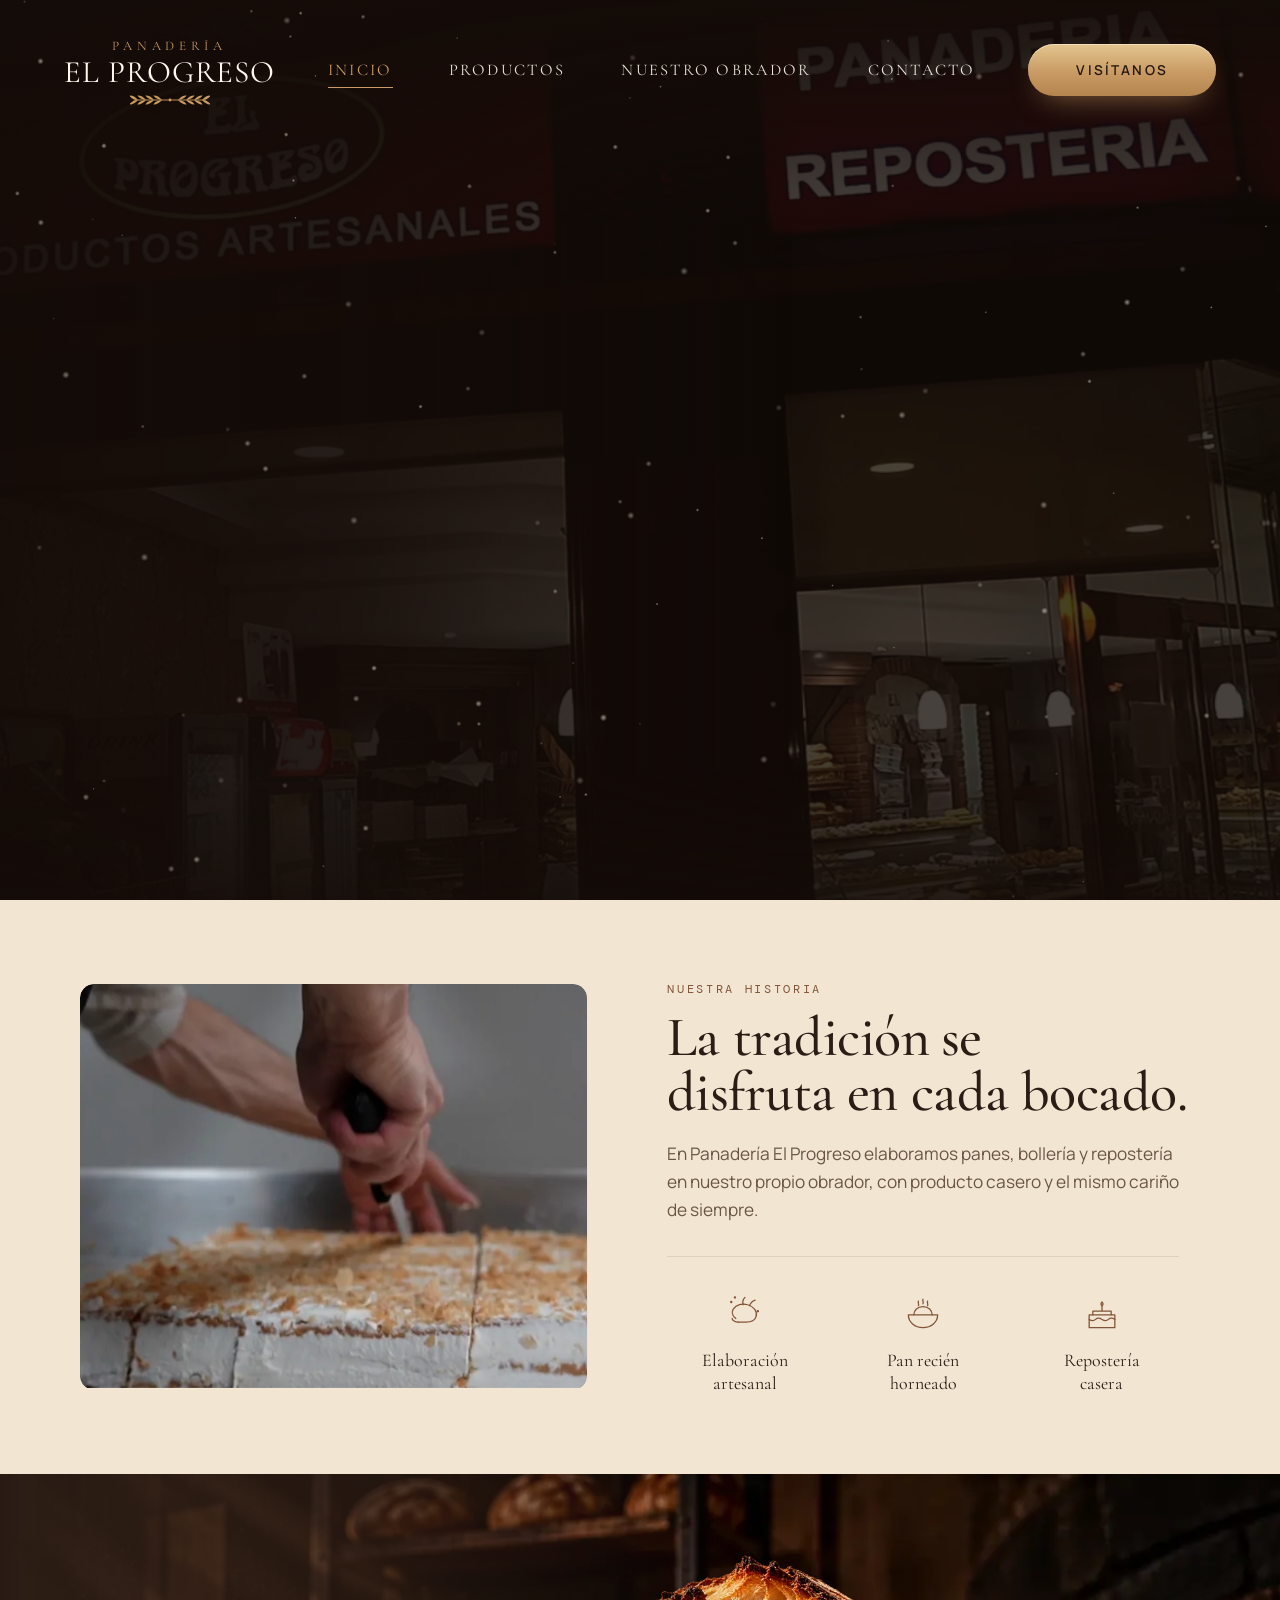
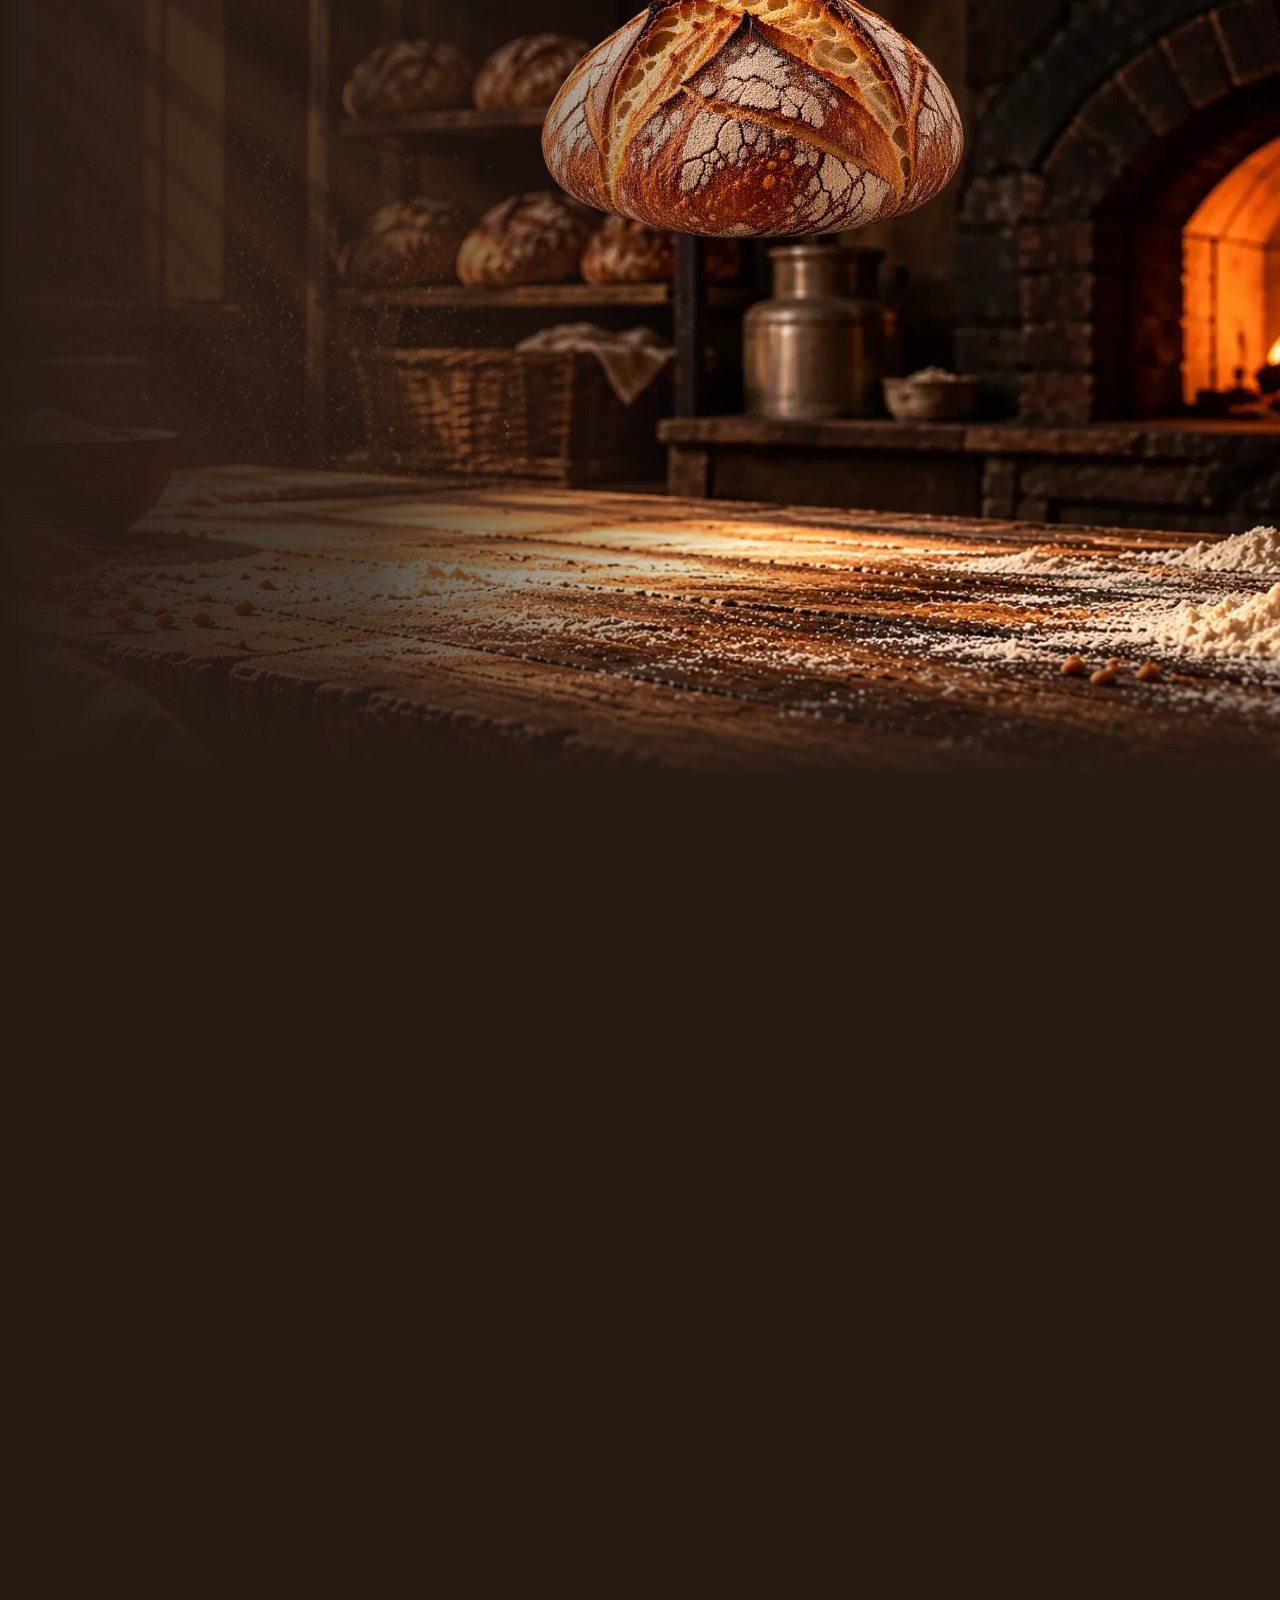
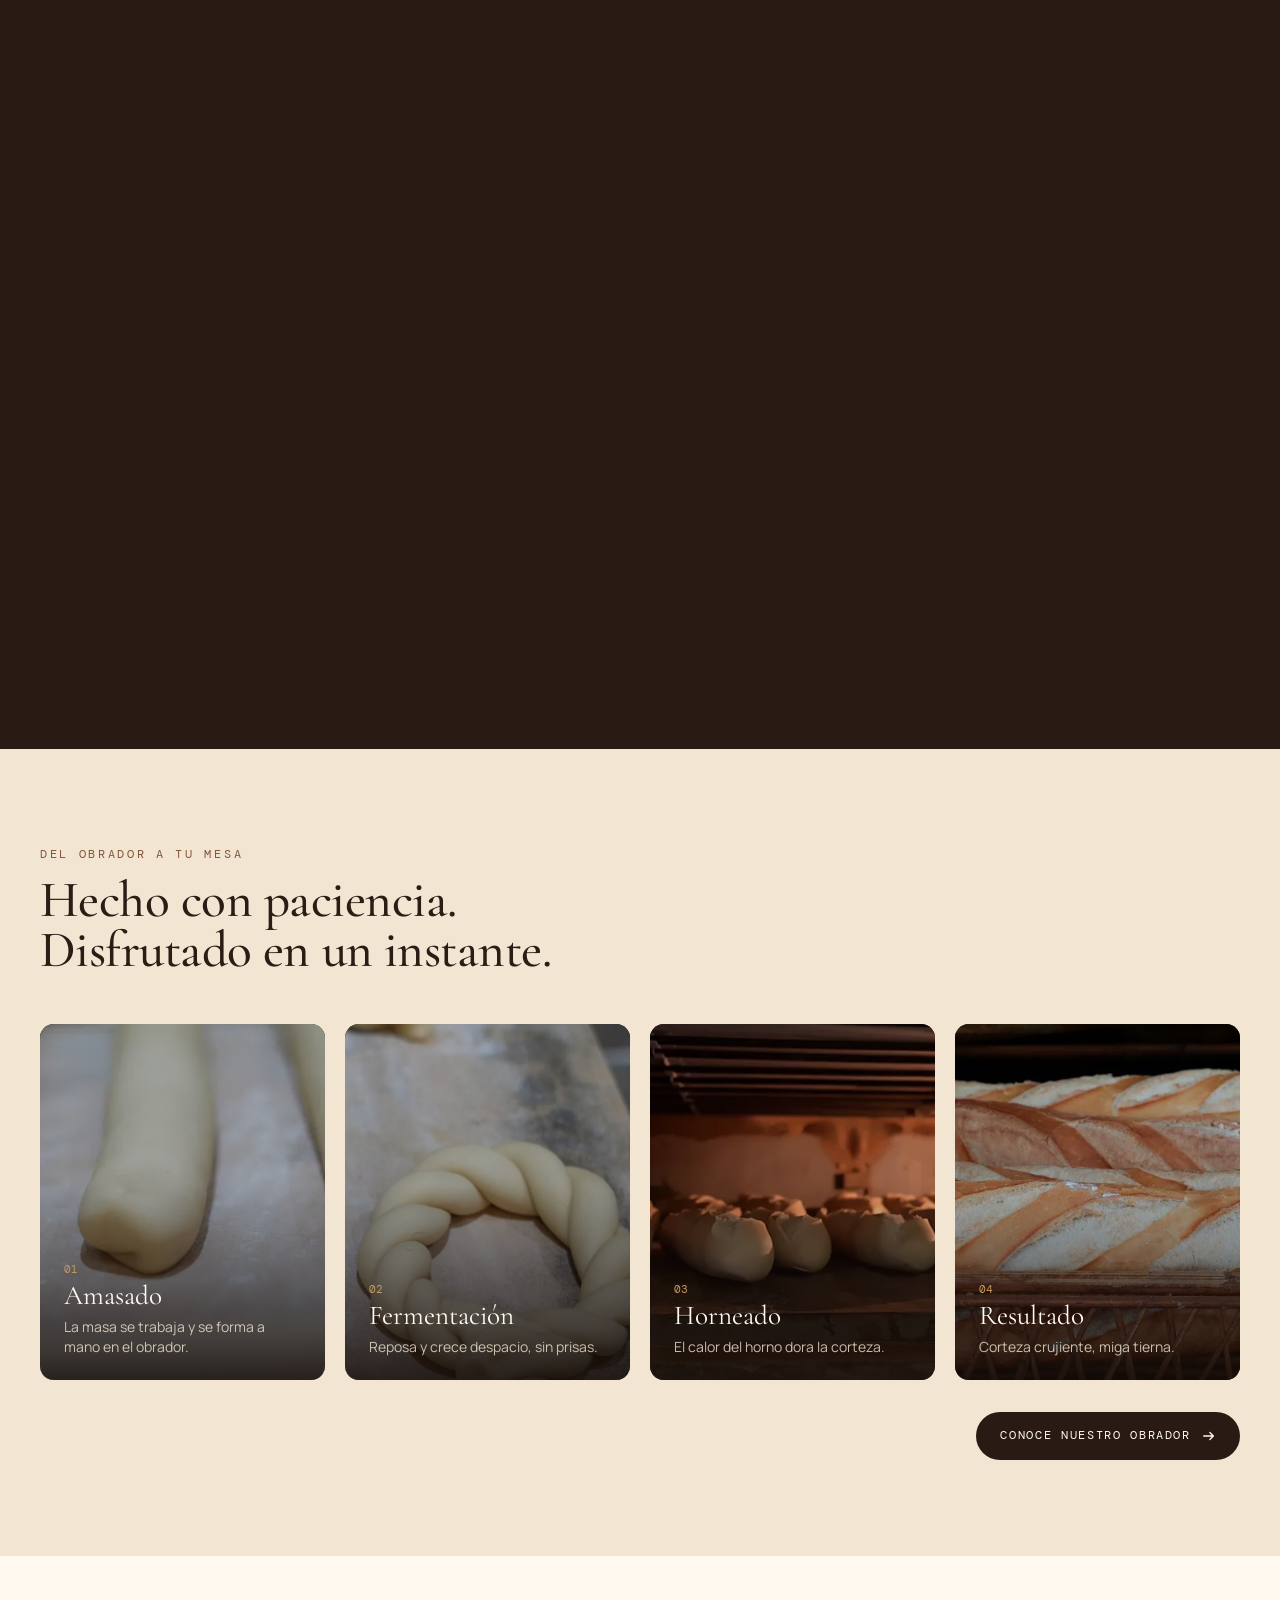
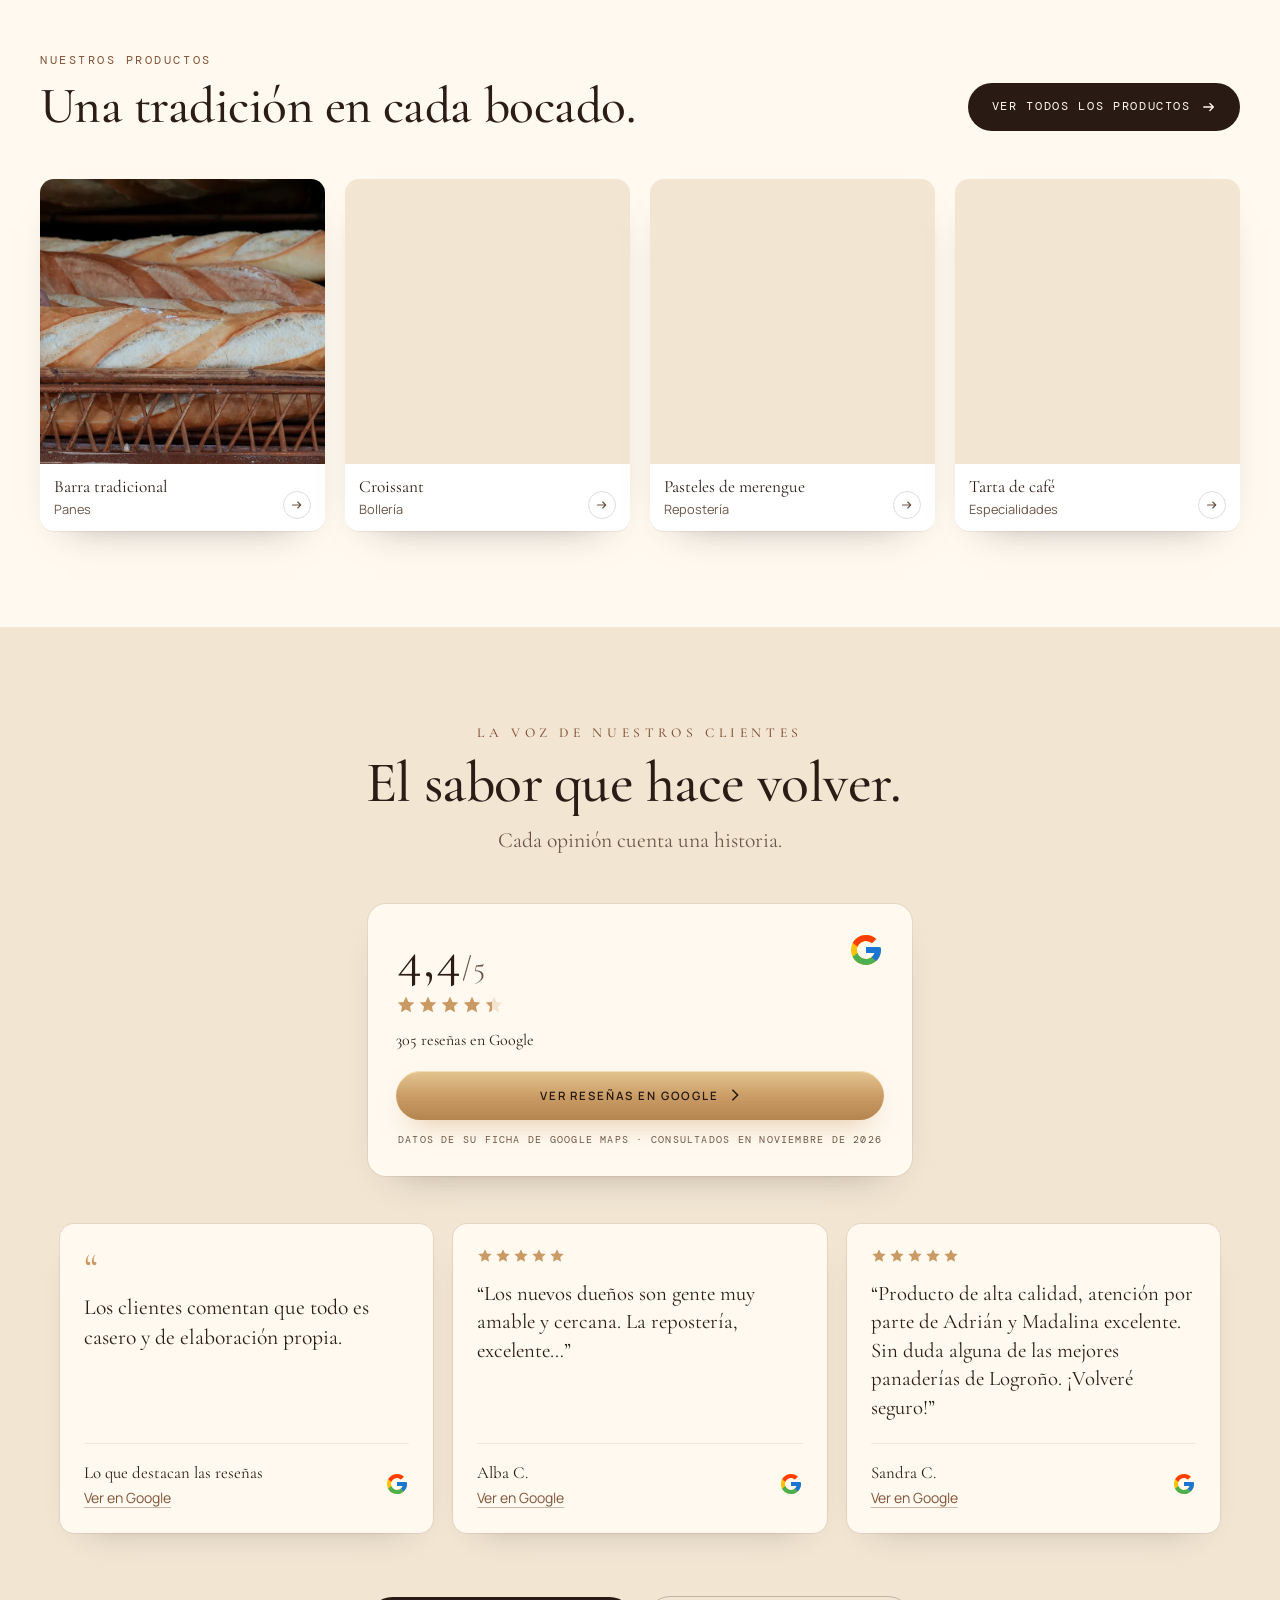
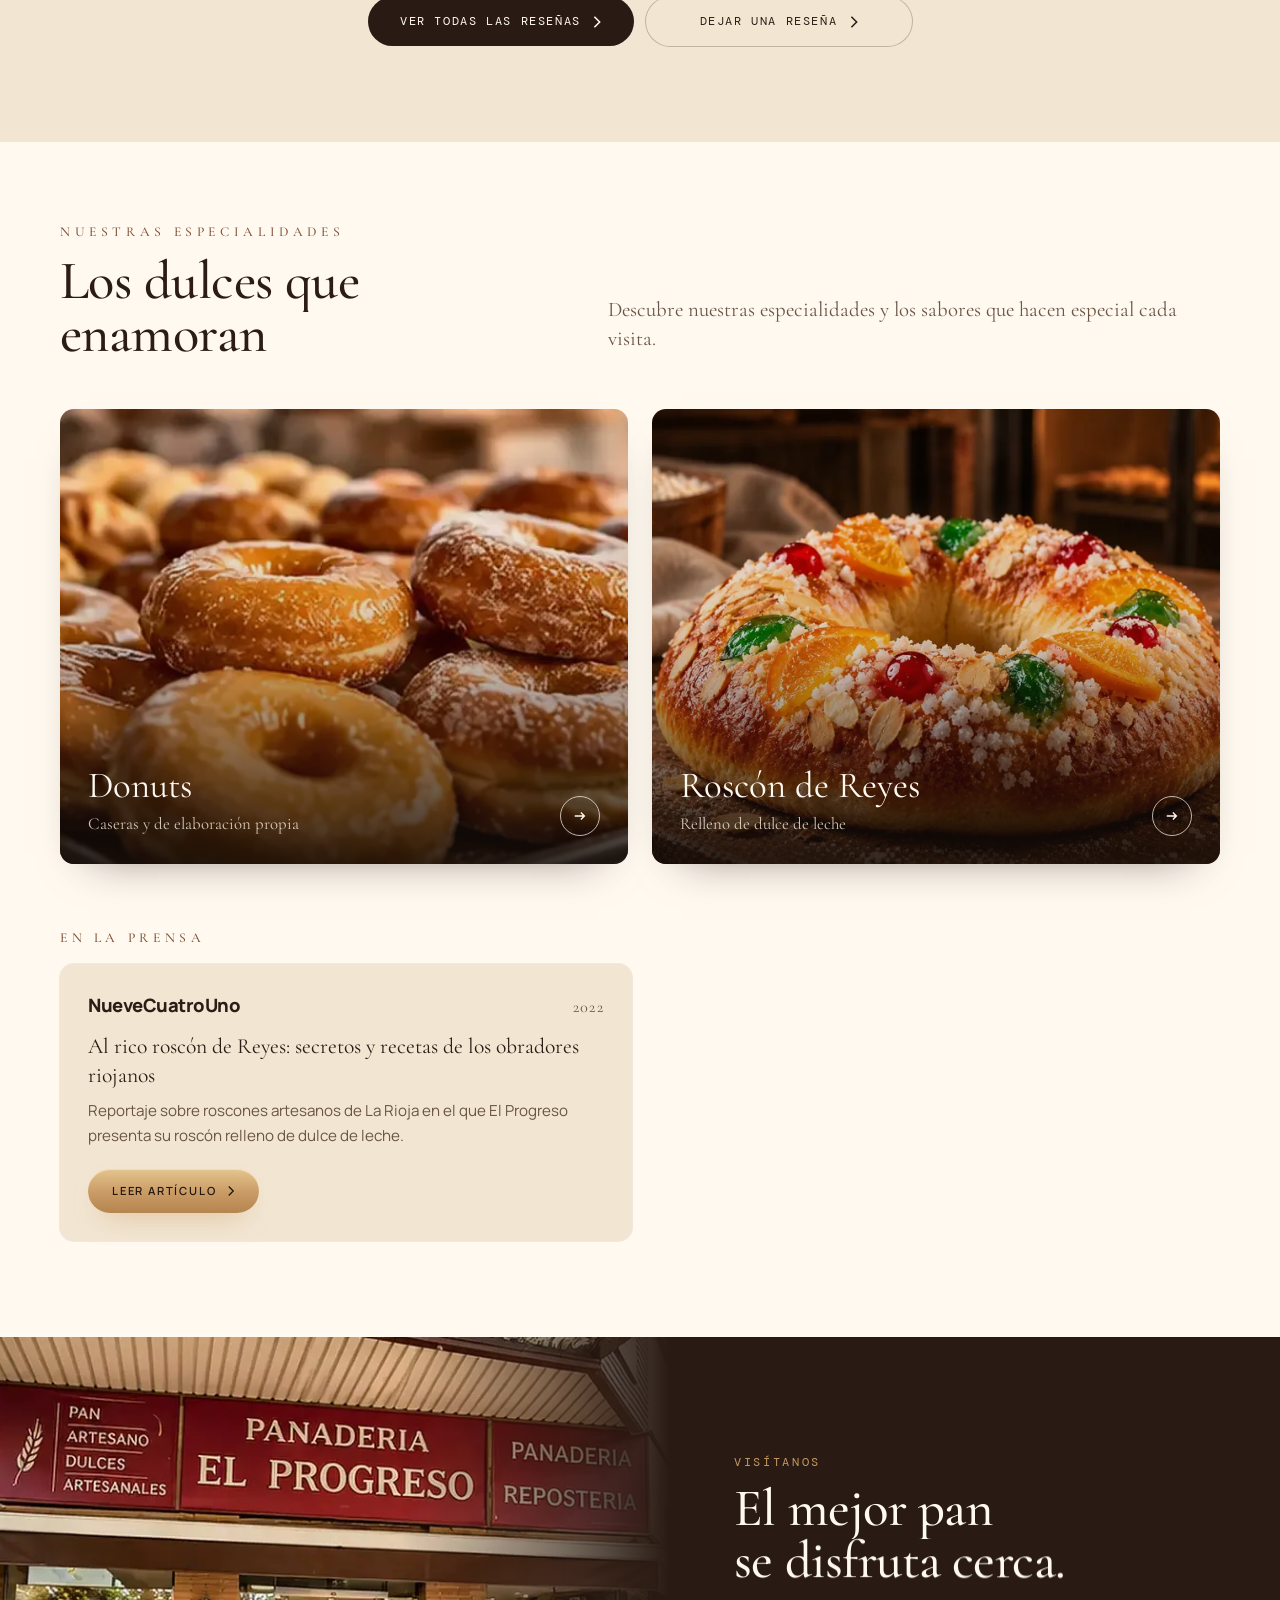
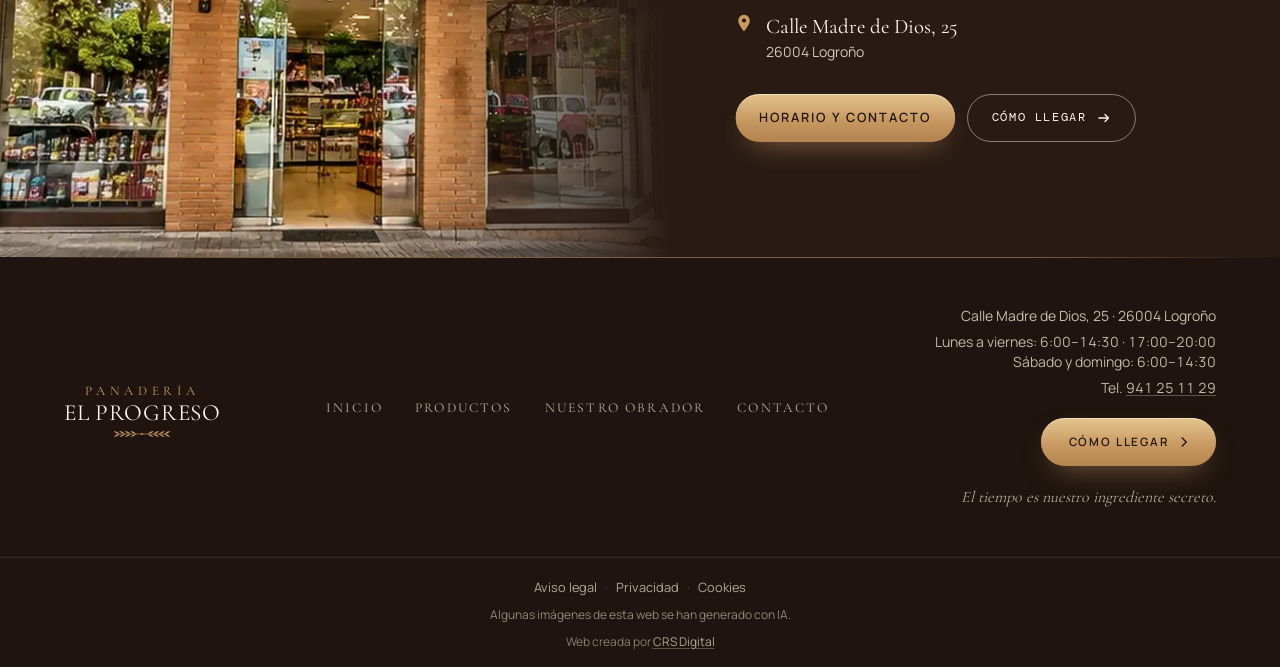
<file: index.html>
<!DOCTYPE html><!--z5leIse2_fvXZUEgw_bQr--><html lang="es-ES"><head><meta charSet="utf-8"/><meta name="viewport" content="width=device-width, initial-scale=1"/><link rel="preload" as="image" href="/images/portada-fachada-fondo.webp"/><link rel="preload" as="image" imageSrcSet="/images/portada-fachada-1280.webp 1280w, /images/portada-fachada.webp 1920w" imageSizes="(max-width: 767px) 250vw, 100vw" fetchPriority="high"/><link rel="stylesheet" href="/_next/static/css/2284d055bfaa5472.css" data-precedence="next"/><link rel="preload" as="script" fetchPriority="low" href="/_next/static/chunks/webpack-b9d9671f72938aae.js"/><script src="/_next/static/chunks/4bd1b696-c023c6e3521b1417.js" async=""></script><script src="/_next/static/chunks/255-1f92380adbc6ec99.js" async=""></script><script src="/_next/static/chunks/main-app-a3cda71733722191.js" async=""></script><script src="/_next/static/chunks/c15bf2b0-52e8419f34af26ab.js" async=""></script><script src="/_next/static/chunks/293-672134d91c6947cc.js" async=""></script><script src="/_next/static/chunks/691-0249259bc89ee225.js" async=""></script><script src="/_next/static/chunks/516-4a3cc38caed1e884.js" async=""></script><script src="/_next/static/chunks/app/page-090cff3f15b907f7.js" async=""></script><meta name="theme-color" content="#291b14"/><title>Panadería El Progreso | Panadería artesanal en Logroño</title><meta name="description" content="Panadería en Logroño, en la Calle Madre de Dios 25. Pan recién horneado, bollería, donuts y repostería. Abierto todos los días desde las 6:00."/><meta name="robots" content="index, follow"/><link rel="canonical" href="https://panaderiaelprogreso.es/"/><meta property="og:title" content="Panadería El Progreso | Panadería artesanal en Logroño"/><meta property="og:description" content="Panadería en Logroño, en la Calle Madre de Dios 25. Pan recién horneado, bollería, donuts y repostería. Abierto todos los días desde las 6:00."/><meta property="og:url" content="https://panaderiaelprogreso.es/"/><meta property="og:site_name" content="Panadería El Progreso"/><meta property="og:locale" content="es_ES"/><meta property="og:image" content="https://panaderiaelprogreso.es/images/og-fachada.jpg"/><meta property="og:image:width" content="1200"/><meta property="og:image:height" content="630"/><meta property="og:image:alt" content="Fachada de Panadería El Progreso en la calle Madre de Dios, Logroño"/><meta property="og:type" content="website"/><meta name="twitter:card" content="summary_large_image"/><meta name="twitter:title" content="Panadería El Progreso | Panadería artesanal en Logroño"/><meta name="twitter:description" content="Panadería en Logroño, en la Calle Madre de Dios 25. Pan recién horneado, bollería, donuts y repostería. Abierto todos los días desde las 6:00."/><meta name="twitter:image" content="https://panaderiaelprogreso.es/images/og-fachada.jpg"/><link rel="icon" href="/favicon.svg"/><script>(function(){var m=location.hash.match(/^#\/(productos|obrador|contacto)?$/);if(m)location.replace("/"+(m[1]?m[1]+"/":""));})();</script><script src="/_next/static/chunks/polyfills-42372ed130431b0a.js" noModule=""></script></head><body><div hidden=""><!--$--><!--/$--></div><a href="#contenido" class="sr-only focus:not-sr-only focus:fixed focus:left-4 focus:top-4 focus:z-[100] focus:rounded-full focus:bg-marfil focus:px-4 focus:py-2 focus:text-espresso">Saltar al contenido</a><div aria-hidden="true" class="pointer-events-none fixed inset-x-0 top-0 z-[60] h-[2px]"><div id="scroll-progress" class="h-full origin-left scale-x-0 bg-caramelo"></div></div><header class="fixed inset-x-0 top-0 z-50 transition-all duration-500 py-5 md:py-8"><nav class="mx-auto grid max-w-[1560px] grid-cols-[auto_1fr_auto] items-center gap-4 px-5 md:px-10 lg:px-16" aria-label="Principal"><a href="/" aria-label="Panadería El Progreso, inicio" class="justify-self-start"><span class="inline-flex flex-col items-center leading-none "><span class="font-serif text-[0.72rem] tracking-[0.36em] text-caramelo md:text-[0.82rem] overflow-hidden transition-all duration-500 max-h-6 opacity-100">PANADERÍA</span><span class="font-serif tracking-[0.03em] text-marfil mt-1 text-[1.7rem] md:text-[1.95rem]">EL PROGRESO</span><svg viewBox="0 0 80 14" fill="currentColor" class="mt-1 text-caramelo h-3.5 w-[4.4rem] md:h-4 md:w-[5rem] overflow-hidden transition-all duration-500 max-h-6 opacity-100" aria-hidden="true"><path d="M4 7h72" stroke="currentColor" stroke-width="0.9" stroke-linecap="round"></path><g><path d="M32 7q-4.2-4.8-8.6-4.4q2.6 4 8.6 4.4z"></path><path d="M32 7q-4.2 4.8-8.6 4.4q2.6-4 8.6-4.4z"></path><path d="M48 7q4.2-4.8 8.6-4.4q-2.6 4-8.6 4.4z"></path><path d="M48 7q4.2 4.8 8.6 4.4q-2.6-4-8.6-4.4z"></path></g><g><path d="M24 7q-4.2-4.8-8.6-4.4q2.6 4 8.6 4.4z"></path><path d="M24 7q-4.2 4.8-8.6 4.4q2.6-4 8.6-4.4z"></path><path d="M56 7q4.2-4.8 8.6-4.4q-2.6 4-8.6 4.4z"></path><path d="M56 7q4.2 4.8 8.6 4.4q-2.6-4-8.6-4.4z"></path></g><g><path d="M16 7q-4.2-4.8-8.6-4.4q2.6 4 8.6 4.4z"></path><path d="M16 7q-4.2 4.8-8.6 4.4q2.6-4 8.6-4.4z"></path><path d="M64 7q4.2-4.8 8.6-4.4q-2.6 4-8.6 4.4z"></path><path d="M64 7q4.2 4.8 8.6 4.4q-2.6-4-8.6-4.4z"></path></g><g><path d="M8 7q-4.2-4.8-8.6-4.4q2.6 4 8.6 4.4z"></path><path d="M8 7q-4.2 4.8-8.6 4.4q2.6-4 8.6-4.4z"></path><path d="M72 7q4.2-4.8 8.6-4.4q-2.6 4-8.6 4.4z"></path><path d="M72 7q4.2 4.8 8.6 4.4q-2.6-4-8.6-4.4z"></path></g><circle cx="40" cy="7" r="1.4"></circle></svg></span></a><ul class="hidden items-center justify-center gap-10 lg:flex xl:gap-14"><li><a href="/" aria-current="page" class="group relative font-serif text-[1.02rem] uppercase tracking-[0.14em] transition-colors text-caramelo">Inicio<span class="absolute -bottom-2 left-0 h-px bg-caramelo transition-all duration-500 w-full"></span></a></li><li><a href="/productos/" class="group relative font-serif text-[1.02rem] uppercase tracking-[0.14em] transition-colors text-marfil/90 hover:text-marfil">Productos<span class="absolute -bottom-2 left-0 h-px bg-caramelo transition-all duration-500 w-0 group-hover:w-full"></span></a></li><li><a href="/obrador/" class="group relative font-serif text-[1.02rem] uppercase tracking-[0.14em] transition-colors text-marfil/90 hover:text-marfil">Nuestro obrador<span class="absolute -bottom-2 left-0 h-px bg-caramelo transition-all duration-500 w-0 group-hover:w-full"></span></a></li><li><a href="/contacto/" class="group relative font-serif text-[1.02rem] uppercase tracking-[0.14em] transition-colors text-marfil/90 hover:text-marfil">Contacto<span class="absolute -bottom-2 left-0 h-px bg-caramelo transition-all duration-500 w-0 group-hover:w-full"></span></a></li></ul><div class="flex items-center gap-3 justify-self-end"><a href="/contacto/" class="btn btn-gold hidden !min-h-[3.25rem] !px-12 !text-[0.85rem] lg:inline-flex">Visítanos</a><button type="button" class="relative -mr-2 flex h-11 w-11 items-center justify-center lg:hidden" aria-label="Abrir menú" aria-expanded="false" aria-controls="menu-movil"><span class="absolute h-[1.5px] w-6 bg-marfil transition-transform duration-300 -translate-y-[7px]"></span><span class="absolute h-[1.5px] w-6 bg-marfil transition-opacity duration-300 opacity-100"></span><span class="absolute h-[1.5px] w-6 bg-marfil transition-transform duration-300 translate-y-[7px]"></span></button></div></nav></header><div id="menu-movil" hidden="" class="grain fixed inset-0 z-[45] flex flex-col justify-between bg-espresso px-6 pb-10 pt-32 lg:hidden"><ul class="space-y-2"><li class="overflow-hidden"><a data-item="true" href="/" aria-current="page" class="flex items-baseline gap-4 py-1 font-serif text-[2.6rem] leading-tight text-caramelo"><span class="font-mono text-xs text-caramelo">0<!-- -->1</span>Inicio</a></li><li class="overflow-hidden"><a data-item="true" href="/productos/" class="flex items-baseline gap-4 py-1 font-serif text-[2.6rem] leading-tight text-marfil"><span class="font-mono text-xs text-caramelo">0<!-- -->2</span>Productos</a></li><li class="overflow-hidden"><a data-item="true" href="/obrador/" class="flex items-baseline gap-4 py-1 font-serif text-[2.6rem] leading-tight text-marfil"><span class="font-mono text-xs text-caramelo">0<!-- -->3</span>Nuestro obrador</a></li><li class="overflow-hidden"><a data-item="true" href="/contacto/" class="flex items-baseline gap-4 py-1 font-serif text-[2.6rem] leading-tight text-marfil"><span class="font-mono text-xs text-caramelo">0<!-- -->4</span>Contacto</a></li></ul><div data-item="true" class="space-y-5"><p class="font-serif text-xl italic text-crema/80">El tiempo es nuestro ingrediente secreto.</p><a href="/contacto/" class="btn btn-gold w-full justify-center">Visítanos</a></div></div><main id="contenido"><section id="inicio" class="relative h-[100svh] min-h-[620px] overflow-hidden bg-[#140c08] text-marfil max-md:h-[calc(100lvh+6rem)]" aria-label="Portada"><div data-photo="true" class="absolute inset-0 origin-[70%_45%] overflow-hidden will-change-transform"><img src="/images/portada-fachada-fondo.webp" alt="" aria-hidden="true" decoding="async" class="absolute inset-0 h-full w-full scale-110 object-cover object-[30%_50%]"/><img src="/images/portada-fachada.webp" srcSet="/images/portada-fachada-1280.webp 1280w, /images/portada-fachada.webp 1920w" sizes="(max-width: 767px) 250vw, 100vw" alt="Fachada iluminada de Panadería El Progreso, productos artesanales, en la calle Madre de Dios de Logroño" fetchPriority="high" decoding="async" class="hero-photo absolute aspect-[16/9] max-w-none"/></div><div aria-hidden="true" class="absolute inset-0 bg-[linear-gradient(90deg,rgba(20,12,8,0.86)_0%,rgba(20,12,8,0.66)_28%,rgba(20,12,8,0.25)_48%,rgba(20,12,8,0)_62%)] max-md:bg-[linear-gradient(0deg,#140c08_0%,#140c08_30%,rgba(20,12,8,0.72)_40%,rgba(20,12,8,0.15)_56%,rgba(20,12,8,0)_70%)]"></div><div aria-hidden="true" class="absolute inset-x-0 top-0 h-56 bg-[linear-gradient(180deg,rgba(20,12,8,0.88),rgba(20,12,8,0.45)_55%,transparent)] max-md:h-[10.5rem] max-md:bg-[linear-gradient(180deg,rgba(20,12,8,0.92)_0%,rgba(20,12,8,0.8)_55%,rgba(20,12,8,0)_100%)]"></div><div aria-hidden="true" class="absolute inset-x-0 bottom-0 h-32 bg-[linear-gradient(0deg,rgba(20,12,8,0.7),transparent)] max-md:hidden"></div><canvas aria-hidden="true" class="pointer-events-none absolute inset-0 h-full w-full md:mix-blend-screen"></canvas><div data-veil="true" aria-hidden="true" class="pointer-events-none absolute inset-0 bg-[#140c08] opacity-0"></div><div class="relative z-10 mx-auto flex h-full max-w-[1560px] flex-col justify-end px-6 pb-5 max-md:h-[max(100svh,620px)] md:justify-center md:px-10 md:pb-0 md:pt-52 lg:px-16"><div data-copy="true" class="max-w-[46rem] md:max-w-[60rem]"><h1><span data-eyebrow="true" class="block font-serif text-[0.82rem] font-medium leading-normal tracking-[0.42em] text-caramelo-claro md:text-[0.95rem]">PANADERÍA EN LOGROÑO</span> <span class="mt-3 block font-serif font-medium leading-[1.02] tracking-[-0.005em] text-[clamp(2.4rem,10.6vw,3.4rem)] md:mt-6 md:whitespace-nowrap md:leading-[1] md:text-[clamp(3.3rem,5.3vw,5.8rem)]"><span class="md:block md:overflow-hidden md:pb-[0.08em]"><span data-line="true" class="inline text-marfil md:block">El tiempo es <br class="md:hidden"/>nuestro<!-- --> </span></span><span class="md:block md:overflow-hidden md:pb-[0.1em]"><span data-line="true" class="text-gold inline md:block">ingrediente secreto.</span></span></span></h1><p data-sub="true" class="mt-2 font-serif text-[1.42rem] text-marfil/95 md:mt-4 md:text-[2.05rem]">Cada pieza merece su momento.</p><div data-cta="true" class="mt-6 md:mt-11"><a href="/productos/" class="btn btn-gold !min-h-[3.6rem] w-full justify-center !px-6 max-md:!tracking-[0.11em] max-[380px]:!text-[0.72rem] sm:w-auto sm:!px-9 md:!min-h-[4.1rem] md:!px-10 md:!text-[0.9rem]">Descubre nuestros productos<svg viewBox="0 0 10 16" class="ml-3 h-3.5 w-2.5" fill="none" stroke="currentColor" stroke-width="1.8" aria-hidden="true"><path d="M2 2l6 6-6 6"></path></svg></a></div><button type="button" data-hint="true" class="mx-auto mt-6 flex flex-col items-center text-marfil/85 md:hidden" aria-label="Desliza para descubrir"><svg viewBox="0 0 24 36" class="h-7 w-5" fill="none" stroke="currentColor" stroke-width="1.3" aria-hidden="true"><rect x="3" y="2" width="18" height="30" rx="9"></rect><path d="M12 9v6"></path></svg><span class="mt-2 font-serif text-[0.72rem] tracking-[0.3em]">DESLIZA PARA DESCUBRIR</span><svg viewBox="0 0 16 10" class="mt-1.5 h-2.5 w-4" fill="none" stroke="currentColor" stroke-width="1.4" aria-hidden="true"><path d="M2 2l6 6 6-6"></path></svg></button></div></div><button type="button" data-hint="true" class="absolute bottom-5 left-1/2 z-10 hidden -translate-x-1/2 flex-col items-center text-marfil/85 transition-colors hover:text-marfil md:flex" aria-label="Desliza para descubrir"><span class="h-16 w-px bg-gradient-to-b from-transparent to-marfil/50" aria-hidden="true"></span><svg viewBox="0 0 24 36" class="mt-3 h-9 w-6" fill="none" stroke="currentColor" stroke-width="1.3" aria-hidden="true"><rect x="3" y="2" width="18" height="30" rx="9"></rect><path d="M12 9v6" class="animate-pulse"></path></svg><span class="mt-3 font-serif text-[0.8rem] tracking-[0.32em]">DESLIZA PARA DESCUBRIR</span><svg viewBox="0 0 16 10" class="mt-2 h-2.5 w-4 animate-bounce" fill="none" stroke="currentColor" stroke-width="1.4" aria-hidden="true"><path d="M2 2l6 6 6-6"></path></svg></button></section><section id="historia" class="relative overflow-hidden bg-crema text-tinta"><div class="mx-auto grid max-w-[1440px] items-center gap-6 px-5 py-10 md:grid-cols-[1fr_1.05fr] md:gap-14 md:px-12 md:py-20 lg:gap-20 lg:px-20"><div class="relative"><div class="relative overflow-hidden relative aspect-[16/10] w-full rounded-[14px] shadow-[0_30px_60px_-34px_rgba(41,27,20,0.55)] md:aspect-[5/4]"><video src="/video/tarta.mp4" poster="/images/video/tarta-poster.webp" muted="" loop="" playsInline="" preload="metadata" aria-label="Cortando una tarta recién hecha en el obrador de El Progreso" class="absolute inset-0 h-full w-full object-cover will-change-transform "></video></div></div><div class="relative flex flex-col justify-center"><div class=""><p data-reveal="true" class="eyebrow text-tostado">Nuestra historia</p></div><h2 class="display mt-3 text-[2.4rem] text-tinta md:text-[2.8rem] lg:text-[3.1rem] xl:text-[3.5rem]" aria-label="La tradición se disfruta en cada bocado."><span class="block" aria-hidden="true"><span class="split-word"><span>La<!-- --> </span></span><span class="split-word"><span>tradición<!-- --> </span></span><span class="split-word"><span>se<!-- --> </span></span></span><span class="block" aria-hidden="true"><span class="split-word"><span>disfruta<!-- --> </span></span><span class="split-word"><span>en<!-- --> </span></span><span class="split-word"><span>cada<!-- --> </span></span><span class="split-word"><span>bocado.<!-- --> </span></span></span></h2><div class="mt-4 max-w-[32rem] md:mt-5"><p data-reveal="true" class="text-[1.12rem] leading-relaxed text-tinta md:text-[1.08rem] md:text-tinta-suave">En Panadería El Progreso elaboramos panes, bollería y repostería en nuestro propio obrador, con producto casero y el mismo cariño de siempre.</p><ul class="mt-6 grid grid-cols-3 gap-3 border-t border-tostado/15 pt-5 md:mt-8 md:gap-6 md:pt-7"><li data-reveal="1" class="flex flex-col items-center text-center"><span class="flex h-14 w-14 items-center justify-center rounded-full transition-transform duration-500 hover:-translate-y-1 hover:rotate-3"><svg viewBox="0 0 48 48" fill="none" stroke="currentColor" stroke-width="1.4" stroke-linecap="round" stroke-linejoin="round" class="h-11 w-11 text-tostado" aria-hidden="true"><path d="M14 30c-3-2-5-6-3-10 3-5 10-7 16-5 7 2 11 8 9 13-1 4-6 6-11 6H17"></path><path d="M17 34c-4 0-7-2-7-4M22 15c-1-3 0-6 2-8M29 16c1-3 3-5 6-6"></path><circle cx="9" cy="12" r="0.6" fill="currentColor"></circle><circle cx="38" cy="22" r="0.6" fill="currentColor"></circle><circle cx="13" cy="7" r="0.6" fill="currentColor"></circle></svg></span><span class="mt-2 whitespace-pre-line font-serif text-[1.1rem] leading-tight text-tinta md:text-[1.12rem]">Elaboración
artesanal</span></li><li data-reveal="2" class="flex flex-col items-center text-center"><span class="flex h-14 w-14 items-center justify-center rounded-full transition-transform duration-500 hover:-translate-y-1 hover:rotate-3"><svg viewBox="0 0 48 48" fill="none" stroke="currentColor" stroke-width="1.4" stroke-linecap="round" stroke-linejoin="round" class="h-11 w-11 text-tostado" aria-hidden="true"><path d="M8 26h32c0 8-7 14-16 14S8 34 8 26Z"></path><path d="M14 26c0-5 4-9 10-9s10 4 10 9"></path><path d="M19 11c-1 2 1 3 0 5M24 9c-1 2 1 3 0 5M29 11c-1 2 1 3 0 5"></path></svg></span><span class="mt-2 whitespace-pre-line font-serif text-[1.1rem] leading-tight text-tinta md:text-[1.12rem]">Pan recién
horneado</span></li><li data-reveal="3" class="flex flex-col items-center text-center"><span class="flex h-14 w-14 items-center justify-center rounded-full transition-transform duration-500 hover:-translate-y-1 hover:rotate-3"><svg viewBox="0 0 48 48" fill="none" stroke="currentColor" stroke-width="1.4" stroke-linecap="round" stroke-linejoin="round" class="h-11 w-11 text-tostado" aria-hidden="true"><path d="M10 40h28V26H10z"></path><path d="M10 31c3 2 5 2 7 0s4-2 7 0 5 2 7 0 4-2 7 0"></path><path d="M14 26v-4h20v4M24 22v-6"></path><path d="M24 12c-1.5 1.5-1.5 3 0 4 1.5-1 1.5-2.5 0-4Z"></path></svg></span><span class="mt-2 whitespace-pre-line font-serif text-[1.1rem] leading-tight text-tinta md:text-[1.12rem]">Repostería
casera</span></li></ul></div></div></div></section><section id="hogaza" class="relative bg-espresso text-marfil" aria-label="Nuestra hogaza"><style>@keyframes harina-flota{0%{transform:translate3d(0,0,0);opacity:0}20%{opacity:.75}80%{opacity:.5}100%{transform:translate3d(var(--dx),-90px,0);opacity:0}}</style><div data-stage="true" class="relative h-[100svh] min-h-[560px] overflow-hidden md:min-h-[640px]"><div aria-hidden="true" class="absolute left-1/2 top-1/2 aspect-[1672/941] w-[max(100%,calc(100svh*1672/941))] -translate-x-1/2 -translate-y-1/2"><img data-bg="true" src="/images/obrador-mesa.webp" srcSet="/images/obrador-mesa-720.webp 960w, /images/obrador-mesa.webp 1672w" sizes="(max-width: 767px) 300vw, 100vw" alt="" loading="lazy" decoding="async" width="1672" height="941" class="absolute inset-0 h-full w-full object-cover will-change-transform"/><div class="absolute bottom-[19%] left-1/2 w-[21%] -translate-x-1/2 md:left-[57%] md:w-[30%]"><div data-shadow="true" class="absolute -bottom-[5%] left-1/2 h-[22%] w-[104%] -translate-x-1/2 rounded-[50%] [background:radial-gradient(ellipse_at_center,rgba(18,9,4,0.9)_0%,rgba(18,9,4,0.55)_38%,rgba(18,9,4,0)_70%)]"></div><div data-shadow="true" aria-hidden="true" class="absolute -bottom-[2%] left-1/2 h-[8%] w-[82%] -translate-x-1/2 rounded-[50%] [background:radial-gradient(ellipse_at_center,rgba(10,5,2,0.95)_0%,rgba(10,5,2,0)_72%)]"></div><img data-loaf="true" src="/images/hogaza-sola.webp" srcSet="/images/hogaza-sola-720.webp 600w, /images/hogaza-sola.webp 1100w" sizes="(max-width: 767px) 90vw, 32vw" alt="Hogaza artesana con la corteza dorada y harina" loading="lazy" decoding="async" width="1100" height="743" class="relative block h-auto w-full origin-bottom will-change-transform"/><canvas data-burst="true" aria-hidden="true" class="pointer-events-none absolute -left-[60%] -top-[80%] h-[210%] w-[220%]"></canvas></div><span class="absolute rounded-full bg-[#fff6e6] " style="left:66.75322058493111%;top:56.18198647328154%;width:4.644704171527762px;height:4.644704171527762px;box-shadow:0 0 6px 1px rgba(255,240,215,0.5);opacity:0;--dx:1.7223427007138525px;animation:harina-flota 8.95346656591937s linear -11.80348192225756s infinite"></span><span class="absolute rounded-full bg-[#fff6e6] " style="left:49.4097328172611%;top:79.79104082093%;width:4.289387325108919px;height:4.289387325108919px;box-shadow:0 0 6px 1px rgba(255,240,215,0.5);opacity:0;--dx:-3.454594648865168px;animation:harina-flota 8.474703231608146s linear -8.061311245903198s infinite"></span><span class="absolute rounded-full bg-[#fff6e6] " style="left:56.2314806141876%;top:57.858415027123556%;width:3.934028442813446px;height:3.934028442813446px;box-shadow:0 0 6px 1px rgba(255,240,215,0.5);opacity:0;--dx:5.64248987207975px;animation:harina-flota 9.485117548740618s linear -3.3480714456673013s infinite"></span><span class="absolute rounded-full bg-[#fff6e6] " style="left:40.94773399717815%;top:78.81302002874872%;width:3.5786065067444426px;height:3.5786065067444426px;box-shadow:0 0 6px 1px rgba(255,240,215,0.5);opacity:0;--dx:9.405882889222994px;animation:harina-flota 10.673374358950241s linear -9.573063148687652s infinite"></span><span class="absolute rounded-full bg-[#fff6e6] " style="left:62.67539894016954%;top:76.81311255620312%;width:3.223100498628483px;height:3.223100498628483px;box-shadow:0 0 6px 1px rgba(255,240,215,0.5);opacity:0;--dx:-14.136947649203648px;animation:harina-flota 10.45858623501772s linear -10.904689412447624s infinite"></span><span class="absolute rounded-full bg-[#fff6e6] " style="left:58.98552256599214%;top:74.0829863558356%;width:2.8674894019637165px;height:2.8674894019637165px;box-shadow:0 0 6px 1px rgba(255,240,215,0.5);opacity:0;--dx:9.495002841358655px;animation:harina-flota 7.015818967524865s linear -5.752982710408105s infinite"></span><span class="absolute rounded-full bg-[#fff6e6] " style="left:57.24355271844615%;top:53.459859699898516%;width:2.511752198199595px;height:2.511752198199595px;box-shadow:0 0 6px 1px rgba(255,240,215,0.5);opacity:0;--dx:-14.947127872073906px;animation:harina-flota 12.44660498425037s linear -3.9258620135005913s infinite"></span><span class="absolute rounded-full bg-[#fff6e6] max-md:hidden" style="left:62.62139746411776%;top:65.69296470251356%;width:2.155867868884968px;height:2.155867868884968px;box-shadow:0 0 6px 1px rgba(255,240,215,0.5);opacity:0;--dx:14.037797078781296px;animation:harina-flota 10.968024471785611s linear -9.280668114781292s infinite"></span><span class="absolute rounded-full bg-[#fff6e6] max-md:hidden" style="left:69.94983924742974%;top:66.8448702262317%;width:4.799815397390162px;height:4.799815397390162px;box-shadow:0 0 6px 1px rgba(255,240,215,0.5);opacity:0;--dx:-14.833301814069273px;animation:harina-flota 9.032595381691863s linear -6.524869556084013s infinite"></span><span class="absolute rounded-full bg-[#fff6e6] max-md:hidden" style="left:45.7075030738697%;top:71.51440411993644%;width:4.443573766365503px;height:4.443573766365503px;box-shadow:0 0 6px 1px rgba(255,240,215,0.5);opacity:0;--dx:-15.25595709310437px;animation:harina-flota 8.509010910050165s linear -10.501410138822393s infinite"></span><span class="absolute rounded-full bg-[#fff6e6] max-md:hidden" style="left:37.406766487896675%;top:64.92216260912028%;width:4.087121960315514px;height:4.087121960315514px;box-shadow:0 0 6px 1px rgba(255,240,215,0.5);opacity:0;--dx:-19.353536481503397px;animation:harina-flota 9.85648166122337s linear -6.278064195154002s infinite"></span><span class="absolute rounded-full bg-[#fff6e6] max-md:hidden" style="left:69.25852393491732%;top:55.93308310500288%;width:3.730438958795034px;height:3.730438958795034px;box-shadow:0 0 6px 1px rgba(255,240,215,0.5);opacity:0;--dx:-14.96694923582254px;animation:harina-flota 7.222249272044792s linear -3.539364637235849s infinite"></span></div><div aria-hidden="true" class="pointer-events-none absolute inset-x-0 top-0 h-[46%] bg-gradient-to-b from-espresso via-espresso/70 to-transparent md:hidden"></div><div aria-hidden="true" class="pointer-events-none absolute inset-y-0 left-0 hidden w-[58%] bg-gradient-to-r from-espresso via-espresso/80 to-transparent md:block"></div><div aria-hidden="true" class="pointer-events-none absolute inset-x-0 bottom-0 h-[14%] bg-gradient-to-t from-espresso to-transparent"></div><div class="relative mx-auto flex h-full max-w-[1440px] flex-col px-5 pt-12 md:justify-center md:px-12 md:pt-0 max-md:pt-20"><div data-titulo="true" class="text-center md:w-[min(38vw,460px)] md:text-left"><p class="font-serif text-[0.82rem] tracking-[0.42em] font-medium text-caramelo-claro md:text-[0.9rem]">NUESTRA HOGAZA</p><h2 class="mx-auto mt-3 max-w-[16ch] font-serif text-[2.4rem] font-medium leading-[1.04] md:mx-0 md:text-[3.2rem]">Una pieza que <span class="text-gold">se gana su tiempo.</span></h2></div><div data-lista="d" class="hidden md:mt-8 md:block md:w-[min(38vw,440px)]"><ol class="space-y-3 md:space-y-5"><li data-momento="true" class="flex gap-4 border-t border-marfil/15 pt-3 md:pt-4"><span class="pt-1 font-mono text-[0.74rem] text-caramelo">01</span><div><p class="font-serif text-[1.35rem] leading-tight md:text-[1.7rem]">Corteza que cruje</p><p class="mt-1 text-[0.92rem] leading-snug text-crema/75 md:text-[1rem]">Dorada en el horno hasta que suena al partirla.</p></div></li><li data-momento="true" class="flex gap-4 border-t border-marfil/15 pt-3 md:pt-4"><span class="pt-1 font-mono text-[0.74rem] text-caramelo">02</span><div><p class="font-serif text-[1.35rem] leading-tight md:text-[1.7rem]">Miga que respira</p><p class="mt-1 text-[0.92rem] leading-snug text-crema/75 md:text-[1rem]">Tierna y alveolada, como el pan de siempre.</p></div></li><li data-momento="true" class="flex gap-4 border-t border-marfil/15 pt-3 md:pt-4"><span class="pt-1 font-mono text-[0.74rem] text-caramelo">03</span><div><p class="font-serif text-[1.35rem] leading-tight md:text-[1.7rem]">Recién hecha</p><p class="mt-1 text-[0.92rem] leading-snug text-crema/75 md:text-[1rem]">Cada día, en nuestro obrador de Logroño.</p></div></li></ol><button type="button" data-momento="true" class="btn btn-gold pointer-events-auto mt-7 w-full justify-center !min-h-[3.1rem] !px-8 md:mt-8 md:w-auto">Ver nuestros panes</button></div></div></div><div data-lista="m" class="px-5 pb-14 pt-2 md:hidden"><ol class="space-y-3 md:space-y-5"><li data-momento="true" class="flex gap-4 border-t border-marfil/15 pt-3 md:pt-4"><span class="pt-1 font-mono text-[0.74rem] text-caramelo">01</span><div><p class="font-serif text-[1.35rem] leading-tight md:text-[1.7rem]">Corteza que cruje</p><p class="mt-1 text-[0.92rem] leading-snug text-crema/75 md:text-[1rem]">Dorada en el horno hasta que suena al partirla.</p></div></li><li data-momento="true" class="flex gap-4 border-t border-marfil/15 pt-3 md:pt-4"><span class="pt-1 font-mono text-[0.74rem] text-caramelo">02</span><div><p class="font-serif text-[1.35rem] leading-tight md:text-[1.7rem]">Miga que respira</p><p class="mt-1 text-[0.92rem] leading-snug text-crema/75 md:text-[1rem]">Tierna y alveolada, como el pan de siempre.</p></div></li><li data-momento="true" class="flex gap-4 border-t border-marfil/15 pt-3 md:pt-4"><span class="pt-1 font-mono text-[0.74rem] text-caramelo">03</span><div><p class="font-serif text-[1.35rem] leading-tight md:text-[1.7rem]">Recién hecha</p><p class="mt-1 text-[0.92rem] leading-snug text-crema/75 md:text-[1rem]">Cada día, en nuestro obrador de Logroño.</p></div></li></ol><button type="button" data-momento="true" class="btn btn-gold pointer-events-auto mt-7 w-full justify-center !min-h-[3.1rem] !px-8 md:mt-8 md:w-auto">Ver nuestros panes</button></div></section><section class="bg-crema py-16 text-tinta md:py-24" aria-label="Resumen del proceso artesanal"><div class="mx-auto max-w-[1440px] px-5 md:px-10"><div class="max-w-[40rem]"><p class="eyebrow text-tostado">Del obrador a tu mesa</p><h2 class="display mt-3 text-[2.4rem] md:text-[3.2rem]" aria-label="Hecho con paciencia. Disfrutado en un instante."><span class="block" aria-hidden="true"><span class="split-word"><span>Hecho<!-- --> </span></span><span class="split-word"><span>con<!-- --> </span></span><span class="split-word"><span>paciencia.<!-- --> </span></span></span><span class="block" aria-hidden="true"><span class="split-word"><span>Disfrutado<!-- --> </span></span><span class="split-word"><span>en<!-- --> </span></span><span class="split-word"><span>un<!-- --> </span></span><span class="split-word"><span>instante.<!-- --> </span></span></span></h2></div><ol class="mt-10 grid grid-cols-2 gap-3 md:mt-12 md:gap-5 lg:grid-cols-4"><li data-step="true" class="group relative overflow-hidden rounded-[14px] bg-espresso"><div class="aspect-[3/4] overflow-hidden md:aspect-[4/5]"><img src="/images/obrador/masa-barras-720.webp" alt="Amasado: La masa se trabaja y se forma a mano en el obrador." loading="lazy" decoding="async" class="h-full w-full object-cover transition-[filter] duration-700 group-hover:brightness-110" style="object-position:50% 50%"/></div><div aria-hidden="true" class="absolute inset-0 bg-[linear-gradient(0deg,rgba(20,12,8,0.88)_0%,rgba(20,12,8,0.15)_55%,rgba(20,12,8,0)_100%)]"></div><div class="absolute inset-x-0 bottom-0 p-4 md:p-6"><span class="font-mono text-[0.68rem] text-caramelo">01</span><p class="font-serif text-[1.35rem] leading-tight text-marfil md:text-[1.7rem]">Amasado</p><p class="mt-1 hidden text-sm leading-snug text-crema/80 md:block">La masa se trabaja y se forma a mano en el obrador.</p></div></li><li data-step="true" class="group relative overflow-hidden rounded-[14px] bg-espresso"><div class="aspect-[3/4] overflow-hidden md:aspect-[4/5]"><img src="/images/obrador/roscos-card-720.webp" alt="Fermentación: Reposa y crece despacio, sin prisas." loading="lazy" decoding="async" class="h-full w-full object-cover transition-[filter] duration-700 group-hover:brightness-110" style="object-position:50% 60%"/></div><div aria-hidden="true" class="absolute inset-0 bg-[linear-gradient(0deg,rgba(20,12,8,0.88)_0%,rgba(20,12,8,0.15)_55%,rgba(20,12,8,0)_100%)]"></div><div class="absolute inset-x-0 bottom-0 p-4 md:p-6"><span class="font-mono text-[0.68rem] text-caramelo">02</span><p class="font-serif text-[1.35rem] leading-tight text-marfil md:text-[1.7rem]">Fermentación</p><p class="mt-1 hidden text-sm leading-snug text-crema/80 md:block">Reposa y crece despacio, sin prisas.</p></div></li><li data-step="true" class="group relative overflow-hidden rounded-[14px] bg-espresso"><div class="aspect-[3/4] overflow-hidden md:aspect-[4/5]"><img src="/images/obrador/horno-720.webp" alt="Horneado: El calor del horno dora la corteza." loading="lazy" decoding="async" class="h-full w-full object-cover transition-[filter] duration-700 group-hover:brightness-110" style="object-position:50% 50%"/></div><div aria-hidden="true" class="absolute inset-0 bg-[linear-gradient(0deg,rgba(20,12,8,0.88)_0%,rgba(20,12,8,0.15)_55%,rgba(20,12,8,0)_100%)]"></div><div class="absolute inset-x-0 bottom-0 p-4 md:p-6"><span class="font-mono text-[0.68rem] text-caramelo">03</span><p class="font-serif text-[1.35rem] leading-tight text-marfil md:text-[1.7rem]">Horneado</p><p class="mt-1 hidden text-sm leading-snug text-crema/80 md:block">El calor del horno dora la corteza.</p></div></li><li data-step="true" class="group relative overflow-hidden rounded-[14px] bg-espresso"><div class="aspect-[3/4] overflow-hidden md:aspect-[4/5]"><img src="/images/obrador/barras-720.webp" alt="Resultado: Corteza crujiente, miga tierna." loading="lazy" decoding="async" class="h-full w-full object-cover transition-[filter] duration-700 group-hover:brightness-110" style="object-position:50% 50%"/></div><div aria-hidden="true" class="absolute inset-0 bg-[linear-gradient(0deg,rgba(20,12,8,0.88)_0%,rgba(20,12,8,0.15)_55%,rgba(20,12,8,0)_100%)]"></div><div class="absolute inset-x-0 bottom-0 p-4 md:p-6"><span class="font-mono text-[0.68rem] text-caramelo">04</span><p class="font-serif text-[1.35rem] leading-tight text-marfil md:text-[1.7rem]">Resultado</p><p class="mt-1 hidden text-sm leading-snug text-crema/80 md:block">Corteza crujiente, miga tierna.</p></div></li></ol><div class="mt-8 flex flex-wrap items-center justify-end gap-4"><a href="/obrador/" class="btn btn-dark">Conoce nuestro obrador <svg viewBox="0 0 16 16" fill="none" stroke="currentColor" stroke-width="1.5" stroke-linecap="round" stroke-linejoin="round" class="h-3.5 w-3.5"><path d="M2 8h11M9 4l4 4-4 4"></path></svg></a></div></div></section><section class="bg-marfil py-16 text-tinta md:py-24" aria-label="Productos destacados"><div class="mx-auto max-w-[1440px] px-5 md:px-10"><div class="flex flex-col items-start justify-between gap-5 md:flex-row md:items-end"><div><p class="font-serif text-[0.82rem] tracking-[0.34em] font-medium text-tostado md:font-mono md:text-[0.72rem] md:tracking-[0.22em]">NUESTROS PRODUCTOS</p><h2 class="display mt-3 text-[2.4rem] md:text-[3.2rem]" aria-label="Una tradición en cada bocado."><span class="block" aria-hidden="true"><span class="split-word"><span>Una<!-- --> </span></span><span class="split-word"><span>tradición<!-- --> </span></span><span class="split-word"><span>en<!-- --> </span></span><span class="split-word"><span>cada<!-- --> </span></span><span class="split-word"><span>bocado.<!-- --> </span></span></span></h2><p class="mt-3 font-serif text-[1.1rem] leading-snug text-tinta-suave md:hidden">Pan, bollería y repostería de elaboración propia.</p></div><a href="/productos/" class="btn btn-dark hidden shrink-0 md:inline-flex">Ver todos los productos <svg viewBox="0 0 16 16" fill="none" stroke="currentColor" stroke-width="1.5" stroke-linecap="round" stroke-linejoin="round" class="h-3.5 w-3.5"><path d="M2 8h11M9 4l4 4-4 4"></path></svg></a></div><ul class="mt-7 grid gap-3 md:hidden"><li><button type="button" class="group relative block h-[132px] w-full overflow-hidden rounded-[14px] text-left shadow-[0_14px_30px_-22px_rgba(41,27,20,0.7)] active:scale-[0.99]" aria-label="Panes artesanales: ver en el catálogo"><img src="/images/productos/barra-720.webp" alt="" loading="lazy" decoding="async" class="absolute inset-0 h-full w-full object-cover" style="object-position:50% 45%"/><span aria-hidden="true" class="absolute inset-0 bg-[linear-gradient(90deg,rgba(20,12,8,0.82)_0%,rgba(20,12,8,0.45)_55%,rgba(20,12,8,0.1)_100%)]"></span><span class="absolute inset-x-0 bottom-0 flex items-end justify-between gap-3 p-4"><span><span class="block font-serif text-[1.55rem] leading-none text-marfil">Panes artesanales</span><span class="mt-1 block font-serif text-[0.98rem] text-crema/85">Barras y pan rústico del día</span></span><span class="flex h-9 w-9 shrink-0 items-center justify-center rounded-full border border-marfil/70 text-marfil"><svg viewBox="0 0 16 16" fill="none" stroke="currentColor" stroke-width="1.5" stroke-linecap="round" stroke-linejoin="round" class="h-3.5 w-3.5"><path d="M2 8h11M9 4l4 4-4 4"></path></svg></span></span></button></li><li><button type="button" class="group relative block h-[132px] w-full overflow-hidden rounded-[14px] text-left shadow-[0_14px_30px_-22px_rgba(41,27,20,0.7)] active:scale-[0.99]" aria-label="Bollería: ver en el catálogo"><img src="/images/productos/croissant-720.webp" alt="" loading="lazy" decoding="async" class="absolute inset-0 h-full w-full object-cover" style="object-position:50% 50%"/><span aria-hidden="true" class="absolute inset-0 bg-[linear-gradient(90deg,rgba(20,12,8,0.82)_0%,rgba(20,12,8,0.45)_55%,rgba(20,12,8,0.1)_100%)]"></span><span class="absolute inset-x-0 bottom-0 flex items-end justify-between gap-3 p-4"><span><span class="block font-serif text-[1.55rem] leading-none text-marfil">Bollería</span><span class="mt-1 block font-serif text-[0.98rem] text-crema/85">Croissants, hojaldres y trenzas</span></span><span class="flex h-9 w-9 shrink-0 items-center justify-center rounded-full border border-marfil/70 text-marfil"><svg viewBox="0 0 16 16" fill="none" stroke="currentColor" stroke-width="1.5" stroke-linecap="round" stroke-linejoin="round" class="h-3.5 w-3.5"><path d="M2 8h11M9 4l4 4-4 4"></path></svg></span></span></button></li><li><button type="button" class="group relative block h-[132px] w-full overflow-hidden rounded-[14px] text-left shadow-[0_14px_30px_-22px_rgba(41,27,20,0.7)] active:scale-[0.99]" aria-label="Donuts: ver en el catálogo"><img src="/images/rosquillas-720.webp" alt="" loading="lazy" decoding="async" class="absolute inset-0 h-full w-full object-cover" style="object-position:50% 45%"/><span aria-hidden="true" class="absolute inset-0 bg-[linear-gradient(90deg,rgba(20,12,8,0.82)_0%,rgba(20,12,8,0.45)_55%,rgba(20,12,8,0.1)_100%)]"></span><span class="absolute inset-x-0 bottom-0 flex items-end justify-between gap-3 p-4"><span><span class="block font-serif text-[1.55rem] leading-none text-marfil">Donuts</span><span class="mt-1 block font-serif text-[0.98rem] text-crema/85">Caseros, de elaboración propia</span></span><span class="flex h-9 w-9 shrink-0 items-center justify-center rounded-full border border-marfil/70 text-marfil"><svg viewBox="0 0 16 16" fill="none" stroke="currentColor" stroke-width="1.5" stroke-linecap="round" stroke-linejoin="round" class="h-3.5 w-3.5"><path d="M2 8h11M9 4l4 4-4 4"></path></svg></span></span></button></li><li><button type="button" class="group relative block h-[132px] w-full overflow-hidden rounded-[14px] text-left shadow-[0_14px_30px_-22px_rgba(41,27,20,0.7)] active:scale-[0.99]" aria-label="Repostería: ver en el catálogo"><img src="/images/productos/pastas-720.webp" alt="" loading="lazy" decoding="async" class="absolute inset-0 h-full w-full object-cover" style="object-position:50% 55%"/><span aria-hidden="true" class="absolute inset-0 bg-[linear-gradient(90deg,rgba(20,12,8,0.82)_0%,rgba(20,12,8,0.45)_55%,rgba(20,12,8,0.1)_100%)]"></span><span class="absolute inset-x-0 bottom-0 flex items-end justify-between gap-3 p-4"><span><span class="block font-serif text-[1.55rem] leading-none text-marfil">Repostería</span><span class="mt-1 block font-serif text-[0.98rem] text-crema/85">Pastas, merengues y milhojas</span></span><span class="flex h-9 w-9 shrink-0 items-center justify-center rounded-full border border-marfil/70 text-marfil"><svg viewBox="0 0 16 16" fill="none" stroke="currentColor" stroke-width="1.5" stroke-linecap="round" stroke-linejoin="round" class="h-3.5 w-3.5"><path d="M2 8h11M9 4l4 4-4 4"></path></svg></span></span></button></li><li><button type="button" class="group relative block h-[132px] w-full overflow-hidden rounded-[14px] text-left shadow-[0_14px_30px_-22px_rgba(41,27,20,0.7)] active:scale-[0.99]" aria-label="Especialidades: ver en el catálogo"><img src="/images/productos/tarta-cafe-720.webp" alt="" loading="lazy" decoding="async" class="absolute inset-0 h-full w-full object-cover" style="object-position:50% 50%"/><span aria-hidden="true" class="absolute inset-0 bg-[linear-gradient(90deg,rgba(20,12,8,0.82)_0%,rgba(20,12,8,0.45)_55%,rgba(20,12,8,0.1)_100%)]"></span><span class="absolute inset-x-0 bottom-0 flex items-end justify-between gap-3 p-4"><span><span class="block font-serif text-[1.55rem] leading-none text-marfil">Especialidades</span><span class="mt-1 block font-serif text-[0.98rem] text-crema/85">Tartas de la casa</span></span><span class="flex h-9 w-9 shrink-0 items-center justify-center rounded-full border border-marfil/70 text-marfil"><svg viewBox="0 0 16 16" fill="none" stroke="currentColor" stroke-width="1.5" stroke-linecap="round" stroke-linejoin="round" class="h-3.5 w-3.5"><path d="M2 8h11M9 4l4 4-4 4"></path></svg></span></span></button></li></ul><a href="/productos/" class="btn btn-dark mt-6 w-full justify-center md:hidden">Ver todo el catálogo <svg viewBox="0 0 16 16" fill="none" stroke="currentColor" stroke-width="1.5" stroke-linecap="round" stroke-linejoin="round" class="h-3.5 w-3.5"><path d="M2 8h11M9 4l4 4-4 4"></path></svg></a><ul class="mt-9 hidden grid-cols-2 gap-3 md:mt-12 md:grid md:gap-5 lg:grid-cols-4" style="perspective:1200px"><li data-card="true"><button type="button" aria-label="Ver detalles de Barra tradicional" class="group relative block w-full rounded-[14px] bg-white text-left shadow-[0_1px_0_rgba(41,27,20,0.06),0_18px_40px_-30px_rgba(41,27,20,0.5)] transition-[transform,box-shadow] duration-300 ease-out [transform-style:preserve-3d] [transform:rotateX(var(--rx,0deg))_rotateY(var(--ry,0deg))] hover:shadow-[0_30px_60px_-28px_rgba(41,27,20,0.55)]"><span class="block overflow-hidden rounded-t-[14px] bg-crema [transform:translateZ(0)]"><img src="/images/productos/barra-720.webp" alt="Barras de pan recién hechas en la cesta" loading="lazy" decoding="async" width="720" height="720" class="aspect-square w-full object-cover transition-transform duration-[900ms] ease-[cubic-bezier(.22,1,.36,1)] group-hover:scale-[1.08]"/></span><span aria-hidden="true" class="pointer-events-none absolute inset-0 rounded-[14px] opacity-0 transition-opacity duration-300 group-hover:opacity-100" style="background:radial-gradient(400px circle at var(--gx,50%) var(--gy,50%), rgba(255,240,215,0.35), transparent 45%)"></span><span class="flex items-end justify-between gap-2 px-3 pb-3 pt-3 [transform:translateZ(30px)] md:px-3.5"><span class="min-w-0"><span class="line-clamp-2 block min-h-[2.5em] font-serif text-[1.05rem] leading-tight text-tinta md:min-h-0 md:truncate md:text-[1.08rem]">Barra tradicional</span><span class="mt-0.5 block text-[0.8rem] text-tinta-suave">Panes</span></span><span class="flex h-7 w-7 shrink-0 items-center justify-center rounded-full border border-tinta/15 text-tinta-suave transition-all duration-300 group-hover:border-tostado group-hover:bg-tostado group-hover:text-marfil"><svg viewBox="0 0 16 16" fill="none" stroke="currentColor" stroke-width="1.5" stroke-linecap="round" stroke-linejoin="round" class="h-3 w-3"><path d="M2 8h11M9 4l4 4-4 4"></path></svg></span></span></button></li><li data-card="true"><button type="button" aria-label="Ver detalles de Croissant" class="group relative block w-full rounded-[14px] bg-white text-left shadow-[0_1px_0_rgba(41,27,20,0.06),0_18px_40px_-30px_rgba(41,27,20,0.5)] transition-[transform,box-shadow] duration-300 ease-out [transform-style:preserve-3d] [transform:rotateX(var(--rx,0deg))_rotateY(var(--ry,0deg))] hover:shadow-[0_30px_60px_-28px_rgba(41,27,20,0.55)]"><span class="block overflow-hidden rounded-t-[14px] bg-crema [transform:translateZ(0)]"><img src="/images/productos/croissant-720.webp" alt="Croissants recién horneados en la bandeja" loading="lazy" decoding="async" width="720" height="720" class="aspect-square w-full object-cover transition-transform duration-[900ms] ease-[cubic-bezier(.22,1,.36,1)] group-hover:scale-[1.08]"/></span><span aria-hidden="true" class="pointer-events-none absolute inset-0 rounded-[14px] opacity-0 transition-opacity duration-300 group-hover:opacity-100" style="background:radial-gradient(400px circle at var(--gx,50%) var(--gy,50%), rgba(255,240,215,0.35), transparent 45%)"></span><span class="flex items-end justify-between gap-2 px-3 pb-3 pt-3 [transform:translateZ(30px)] md:px-3.5"><span class="min-w-0"><span class="line-clamp-2 block min-h-[2.5em] font-serif text-[1.05rem] leading-tight text-tinta md:min-h-0 md:truncate md:text-[1.08rem]">Croissant</span><span class="mt-0.5 block text-[0.8rem] text-tinta-suave">Bollería</span></span><span class="flex h-7 w-7 shrink-0 items-center justify-center rounded-full border border-tinta/15 text-tinta-suave transition-all duration-300 group-hover:border-tostado group-hover:bg-tostado group-hover:text-marfil"><svg viewBox="0 0 16 16" fill="none" stroke="currentColor" stroke-width="1.5" stroke-linecap="round" stroke-linejoin="round" class="h-3 w-3"><path d="M2 8h11M9 4l4 4-4 4"></path></svg></span></span></button></li><li data-card="true"><button type="button" aria-label="Ver detalles de Pasteles de merengue" class="group relative block w-full rounded-[14px] bg-white text-left shadow-[0_1px_0_rgba(41,27,20,0.06),0_18px_40px_-30px_rgba(41,27,20,0.5)] transition-[transform,box-shadow] duration-300 ease-out [transform-style:preserve-3d] [transform:rotateX(var(--rx,0deg))_rotateY(var(--ry,0deg))] hover:shadow-[0_30px_60px_-28px_rgba(41,27,20,0.55)]"><span class="block overflow-hidden rounded-t-[14px] bg-crema [transform:translateZ(0)]"><img src="/images/productos/merengues-720.webp" alt="Bandeja de pasteles de merengue" loading="lazy" decoding="async" width="720" height="720" class="aspect-square w-full object-cover transition-transform duration-[900ms] ease-[cubic-bezier(.22,1,.36,1)] group-hover:scale-[1.08]"/></span><span aria-hidden="true" class="pointer-events-none absolute inset-0 rounded-[14px] opacity-0 transition-opacity duration-300 group-hover:opacity-100" style="background:radial-gradient(400px circle at var(--gx,50%) var(--gy,50%), rgba(255,240,215,0.35), transparent 45%)"></span><span class="flex items-end justify-between gap-2 px-3 pb-3 pt-3 [transform:translateZ(30px)] md:px-3.5"><span class="min-w-0"><span class="line-clamp-2 block min-h-[2.5em] font-serif text-[1.05rem] leading-tight text-tinta md:min-h-0 md:truncate md:text-[1.08rem]">Pasteles de merengue</span><span class="mt-0.5 block text-[0.8rem] text-tinta-suave">Repostería</span></span><span class="flex h-7 w-7 shrink-0 items-center justify-center rounded-full border border-tinta/15 text-tinta-suave transition-all duration-300 group-hover:border-tostado group-hover:bg-tostado group-hover:text-marfil"><svg viewBox="0 0 16 16" fill="none" stroke="currentColor" stroke-width="1.5" stroke-linecap="round" stroke-linejoin="round" class="h-3 w-3"><path d="M2 8h11M9 4l4 4-4 4"></path></svg></span></span></button></li><li data-card="true"><button type="button" aria-label="Ver detalles de Tarta de café" class="group relative block w-full rounded-[14px] bg-white text-left shadow-[0_1px_0_rgba(41,27,20,0.06),0_18px_40px_-30px_rgba(41,27,20,0.5)] transition-[transform,box-shadow] duration-300 ease-out [transform-style:preserve-3d] [transform:rotateX(var(--rx,0deg))_rotateY(var(--ry,0deg))] hover:shadow-[0_30px_60px_-28px_rgba(41,27,20,0.55)]"><span class="block overflow-hidden rounded-t-[14px] bg-crema [transform:translateZ(0)]"><img src="/images/productos/tarta-cafe-720.webp" alt="Tarta de café con una espiga dibujada en cacao" loading="lazy" decoding="async" width="720" height="720" class="aspect-square w-full object-cover transition-transform duration-[900ms] ease-[cubic-bezier(.22,1,.36,1)] group-hover:scale-[1.08]"/></span><span aria-hidden="true" class="pointer-events-none absolute inset-0 rounded-[14px] opacity-0 transition-opacity duration-300 group-hover:opacity-100" style="background:radial-gradient(400px circle at var(--gx,50%) var(--gy,50%), rgba(255,240,215,0.35), transparent 45%)"></span><span class="flex items-end justify-between gap-2 px-3 pb-3 pt-3 [transform:translateZ(30px)] md:px-3.5"><span class="min-w-0"><span class="line-clamp-2 block min-h-[2.5em] font-serif text-[1.05rem] leading-tight text-tinta md:min-h-0 md:truncate md:text-[1.08rem]">Tarta de café</span><span class="mt-0.5 block text-[0.8rem] text-tinta-suave">Especialidades</span></span><span class="flex h-7 w-7 shrink-0 items-center justify-center rounded-full border border-tinta/15 text-tinta-suave transition-all duration-300 group-hover:border-tostado group-hover:bg-tostado group-hover:text-marfil"><svg viewBox="0 0 16 16" fill="none" stroke="currentColor" stroke-width="1.5" stroke-linecap="round" stroke-linejoin="round" class="h-3 w-3"><path d="M2 8h11M9 4l4 4-4 4"></path></svg></span></span></button></li></ul></div><dialog aria-labelledby="ficha-titulo" class="m-auto w-[min(980px,100vw)] max-w-none bg-transparent p-0 backdrop:bg-espresso/70 backdrop:backdrop-blur-sm max-md:mb-0 max-md:mt-auto max-md:w-full" style="perspective:1200px"></dialog></section><section class="bg-crema py-16 text-tinta md:py-24" aria-label="La voz de nuestros clientes"><div class="mx-auto max-w-[1240px] px-5 md:px-10"><div class="md:text-center"><p class="font-serif text-[0.82rem] tracking-[0.34em] font-medium text-tostado md:text-[0.85rem]">LA VOZ DE NUESTROS CLIENTES</p><h2 class="display mt-3 text-[2.4rem] text-tinta md:text-[3.6rem]" aria-label="El sabor que hace volver."><span class="block" aria-hidden="true"><span class="split-word"><span>El<!-- --> </span></span><span class="split-word"><span>sabor<!-- --> </span></span><span class="split-word"><span>que<!-- --> </span></span><span class="split-word"><span>hace<!-- --> </span></span><span class="split-word"><span>volver.<!-- --> </span></span></span></h2><p class="mt-3 font-serif text-[1.2rem] text-tinta-suave md:text-[1.35rem]">Cada opinión cuenta una historia.</p></div><div data-rv="true" class="mx-auto mt-8 max-w-[34rem] rounded-[18px] bg-marfil p-5 shadow-[0_18px_40px_-28px_rgba(41,27,20,0.45)] ring-1 ring-tostado/10 md:mt-12 md:p-7"><div class="flex items-start justify-between gap-4"><div><p class="font-serif text-[3rem] leading-none text-tinta tabular-nums md:text-[3.4rem]">4,4<span class="text-[1.8rem] text-tinta-suave">/5</span></p><div class="mt-2"><span class="inline-flex gap-0.5 text-caramelo" aria-label="4,4 de 5 estrellas" role="img"><svg viewBox="0 0 20 20" class="h-5 w-5" aria-hidden="true"><defs><linearGradient id="st-0-100"><stop offset="100%" stop-color="currentColor"></stop><stop offset="100%" stop-color="currentColor" stop-opacity="0.22"></stop></linearGradient></defs><path d="M10 1.6l2.5 5.3 5.8.7-4.3 4 1.1 5.7L10 14.5l-5.1 2.8 1.1-5.7-4.3-4 5.8-.7z" fill="url(#st-0-100)"></path></svg><svg viewBox="0 0 20 20" class="h-5 w-5" aria-hidden="true"><defs><linearGradient id="st-1-100"><stop offset="100%" stop-color="currentColor"></stop><stop offset="100%" stop-color="currentColor" stop-opacity="0.22"></stop></linearGradient></defs><path d="M10 1.6l2.5 5.3 5.8.7-4.3 4 1.1 5.7L10 14.5l-5.1 2.8 1.1-5.7-4.3-4 5.8-.7z" fill="url(#st-1-100)"></path></svg><svg viewBox="0 0 20 20" class="h-5 w-5" aria-hidden="true"><defs><linearGradient id="st-2-100"><stop offset="100%" stop-color="currentColor"></stop><stop offset="100%" stop-color="currentColor" stop-opacity="0.22"></stop></linearGradient></defs><path d="M10 1.6l2.5 5.3 5.8.7-4.3 4 1.1 5.7L10 14.5l-5.1 2.8 1.1-5.7-4.3-4 5.8-.7z" fill="url(#st-2-100)"></path></svg><svg viewBox="0 0 20 20" class="h-5 w-5" aria-hidden="true"><defs><linearGradient id="st-3-100"><stop offset="100%" stop-color="currentColor"></stop><stop offset="100%" stop-color="currentColor" stop-opacity="0.22"></stop></linearGradient></defs><path d="M10 1.6l2.5 5.3 5.8.7-4.3 4 1.1 5.7L10 14.5l-5.1 2.8 1.1-5.7-4.3-4 5.8-.7z" fill="url(#st-3-100)"></path></svg><svg viewBox="0 0 20 20" class="h-5 w-5" aria-hidden="true"><defs><linearGradient id="st-4-40"><stop offset="40.000000000000036%" stop-color="currentColor"></stop><stop offset="40.000000000000036%" stop-color="currentColor" stop-opacity="0.22"></stop></linearGradient></defs><path d="M10 1.6l2.5 5.3 5.8.7-4.3 4 1.1 5.7L10 14.5l-5.1 2.8 1.1-5.7-4.3-4 5.8-.7z" fill="url(#st-4-40)"></path></svg></span></div><p class="mt-2 font-serif text-[1rem] leading-snug text-tinta">305<!-- --> reseñas en <!-- -->Google</p></div><svg viewBox="0 0 48 48" class="h-9 w-9 shrink-0" aria-hidden="true"><path fill="#FFC107" d="M43.6 20.5H42V20H24v8h11.3C33.7 32.7 29.2 36 24 36c-6.6 0-12-5.4-12-12s5.4-12 12-12c3.1 0 5.8 1.2 7.9 3.1l5.7-5.7C34 6.1 29.3 4 24 4 12.9 4 4 12.9 4 24s8.9 20 20 20 20-8.9 20-20c0-1.3-.1-2.4-.4-3.5z"></path><path fill="#FF3D00" d="M6.3 14.7l6.6 4.8C14.7 15.1 19 12 24 12c3.1 0 5.8 1.2 7.9 3.1l5.7-5.7C34 6.1 29.3 4 24 4 16.3 4 9.7 8.3 6.3 14.7z"></path><path fill="#4CAF50" d="M24 44c5.2 0 9.9-2 13.4-5.2l-6.2-5.2C29.2 35.1 26.7 36 24 36c-5.2 0-9.6-3.3-11.3-7.9l-6.5 5C9.5 39.6 16.2 44 24 44z"></path><path fill="#1976D2" d="M43.6 20.5H42V20H24v8h11.3c-.8 2.2-2.2 4.2-4.1 5.6l6.2 5.2C37 39.2 44 34 44 24c0-1.3-.1-2.4-.4-3.5z"></path></svg></div><a href="https://search.google.com/local/reviews?placeid=ChIJx8USgxKrWg0RS-k0jGlrxXM" target="_blank" rel="noopener noreferrer" class="btn btn-gold mt-5 w-full justify-center !min-h-[3.1rem] !text-[0.72rem]">Ver reseñas en Google <svg viewBox="0 0 10 16" class="h-3.5 w-2.5" fill="none" stroke="currentColor" stroke-width="1.8" aria-hidden="true"><path d="M2 2l6 6-6 6"></path></svg></a><p class="mt-3 text-center font-mono text-[0.64rem] uppercase tracking-[0.12em] text-tinta-suave">Datos de su ficha de Google Maps · consultados en <!-- -->noviembre de 2026</p></div><ul aria-label="Opiniones" class="-mx-5 mt-8 flex snap-x snap-mandatory scroll-px-5 gap-3 overflow-x-auto overflow-y-hidden overscroll-x-contain px-5 pb-4 pt-2 [scrollbar-width:none] [touch-action:pan-x_pan-y] md:mx-0 md:mt-10 md:grid md:grid-cols-3 md:gap-5 md:overflow-visible md:px-0"><li data-rv="true" class="flex w-[86%] max-w-[360px] shrink-0 snap-center flex-col rounded-[14px] bg-marfil p-6 md:max-w-none shadow-[0_14px_34px_-26px_rgba(41,27,20,0.45)] ring-1 ring-tostado/10 transition-transform duration-300 ease-out md:w-auto [@media(hover:hover)]:hover:-translate-y-1 motion-reduce:hover:translate-y-0"><span class="font-serif text-[2.6rem] leading-none text-caramelo" aria-hidden="true">“</span><p class="mt-1 flex-1 font-serif text-[1.35rem] leading-snug text-tinta">Los clientes comentan que todo es casero y de elaboración propia.</p><div class="mt-5 flex items-center justify-between gap-3 border-t border-tostado/10 pt-4"><div><p class="font-serif text-[1.05rem] text-tinta">Lo que destacan las reseñas</p><a href="https://search.google.com/local/reviews?placeid=ChIJx8USgxKrWg0RS-k0jGlrxXM" target="_blank" rel="noopener noreferrer" class="text-sm text-tostado underline underline-offset-4 decoration-tostado/40 hover:decoration-tostado">Ver en Google</a></div><svg viewBox="0 0 48 48" class="h-6 w-6" aria-hidden="true"><path fill="#FFC107" d="M43.6 20.5H42V20H24v8h11.3C33.7 32.7 29.2 36 24 36c-6.6 0-12-5.4-12-12s5.4-12 12-12c3.1 0 5.8 1.2 7.9 3.1l5.7-5.7C34 6.1 29.3 4 24 4 12.9 4 4 12.9 4 24s8.9 20 20 20 20-8.9 20-20c0-1.3-.1-2.4-.4-3.5z"></path><path fill="#FF3D00" d="M6.3 14.7l6.6 4.8C14.7 15.1 19 12 24 12c3.1 0 5.8 1.2 7.9 3.1l5.7-5.7C34 6.1 29.3 4 24 4 16.3 4 9.7 8.3 6.3 14.7z"></path><path fill="#4CAF50" d="M24 44c5.2 0 9.9-2 13.4-5.2l-6.2-5.2C29.2 35.1 26.7 36 24 36c-5.2 0-9.6-3.3-11.3-7.9l-6.5 5C9.5 39.6 16.2 44 24 44z"></path><path fill="#1976D2" d="M43.6 20.5H42V20H24v8h11.3c-.8 2.2-2.2 4.2-4.1 5.6l6.2 5.2C37 39.2 44 34 44 24c0-1.3-.1-2.4-.4-3.5z"></path></svg></div></li><li data-rv="true" class="flex w-[86%] max-w-[360px] shrink-0 snap-center flex-col rounded-[14px] bg-marfil p-6 md:max-w-none shadow-[0_14px_34px_-26px_rgba(41,27,20,0.45)] ring-1 ring-tostado/10 transition-transform duration-300 ease-out md:w-auto [@media(hover:hover)]:hover:-translate-y-1 motion-reduce:hover:translate-y-0"><span class="inline-flex gap-0.5 text-caramelo" aria-label="5 de 5 estrellas" role="img"><svg viewBox="0 0 20 20" class="h-4 w-4" aria-hidden="true"><defs><linearGradient id="st-0-100"><stop offset="100%" stop-color="currentColor"></stop><stop offset="100%" stop-color="currentColor" stop-opacity="0.22"></stop></linearGradient></defs><path d="M10 1.6l2.5 5.3 5.8.7-4.3 4 1.1 5.7L10 14.5l-5.1 2.8 1.1-5.7-4.3-4 5.8-.7z" fill="url(#st-0-100)"></path></svg><svg viewBox="0 0 20 20" class="h-4 w-4" aria-hidden="true"><defs><linearGradient id="st-1-100"><stop offset="100%" stop-color="currentColor"></stop><stop offset="100%" stop-color="currentColor" stop-opacity="0.22"></stop></linearGradient></defs><path d="M10 1.6l2.5 5.3 5.8.7-4.3 4 1.1 5.7L10 14.5l-5.1 2.8 1.1-5.7-4.3-4 5.8-.7z" fill="url(#st-1-100)"></path></svg><svg viewBox="0 0 20 20" class="h-4 w-4" aria-hidden="true"><defs><linearGradient id="st-2-100"><stop offset="100%" stop-color="currentColor"></stop><stop offset="100%" stop-color="currentColor" stop-opacity="0.22"></stop></linearGradient></defs><path d="M10 1.6l2.5 5.3 5.8.7-4.3 4 1.1 5.7L10 14.5l-5.1 2.8 1.1-5.7-4.3-4 5.8-.7z" fill="url(#st-2-100)"></path></svg><svg viewBox="0 0 20 20" class="h-4 w-4" aria-hidden="true"><defs><linearGradient id="st-3-100"><stop offset="100%" stop-color="currentColor"></stop><stop offset="100%" stop-color="currentColor" stop-opacity="0.22"></stop></linearGradient></defs><path d="M10 1.6l2.5 5.3 5.8.7-4.3 4 1.1 5.7L10 14.5l-5.1 2.8 1.1-5.7-4.3-4 5.8-.7z" fill="url(#st-3-100)"></path></svg><svg viewBox="0 0 20 20" class="h-4 w-4" aria-hidden="true"><defs><linearGradient id="st-4-100"><stop offset="100%" stop-color="currentColor"></stop><stop offset="100%" stop-color="currentColor" stop-opacity="0.22"></stop></linearGradient></defs><path d="M10 1.6l2.5 5.3 5.8.7-4.3 4 1.1 5.7L10 14.5l-5.1 2.8 1.1-5.7-4.3-4 5.8-.7z" fill="url(#st-4-100)"></path></svg></span><blockquote class="mt-4 flex-1 font-serif text-[1.3rem] leading-snug text-tinta">“<!-- -->Los nuevos dueños son gente muy amable y cercana. La repostería, excelente…<!-- -->”</blockquote><div class="mt-5 flex items-center justify-between gap-3 border-t border-tostado/10 pt-4"><div><p class="font-serif text-[1.05rem] text-tinta">Alba C.</p><a href="https://search.google.com/local/reviews?placeid=ChIJx8USgxKrWg0RS-k0jGlrxXM" target="_blank" rel="noopener noreferrer" class="text-sm text-tostado underline underline-offset-4 decoration-tostado/40 hover:decoration-tostado">Ver en Google</a></div><svg viewBox="0 0 48 48" class="h-6 w-6" aria-hidden="true"><path fill="#FFC107" d="M43.6 20.5H42V20H24v8h11.3C33.7 32.7 29.2 36 24 36c-6.6 0-12-5.4-12-12s5.4-12 12-12c3.1 0 5.8 1.2 7.9 3.1l5.7-5.7C34 6.1 29.3 4 24 4 12.9 4 4 12.9 4 24s8.9 20 20 20 20-8.9 20-20c0-1.3-.1-2.4-.4-3.5z"></path><path fill="#FF3D00" d="M6.3 14.7l6.6 4.8C14.7 15.1 19 12 24 12c3.1 0 5.8 1.2 7.9 3.1l5.7-5.7C34 6.1 29.3 4 24 4 16.3 4 9.7 8.3 6.3 14.7z"></path><path fill="#4CAF50" d="M24 44c5.2 0 9.9-2 13.4-5.2l-6.2-5.2C29.2 35.1 26.7 36 24 36c-5.2 0-9.6-3.3-11.3-7.9l-6.5 5C9.5 39.6 16.2 44 24 44z"></path><path fill="#1976D2" d="M43.6 20.5H42V20H24v8h11.3c-.8 2.2-2.2 4.2-4.1 5.6l6.2 5.2C37 39.2 44 34 44 24c0-1.3-.1-2.4-.4-3.5z"></path></svg></div></li><li data-rv="true" class="flex w-[86%] max-w-[360px] shrink-0 snap-center flex-col rounded-[14px] bg-marfil p-6 md:max-w-none shadow-[0_14px_34px_-26px_rgba(41,27,20,0.45)] ring-1 ring-tostado/10 transition-transform duration-300 ease-out md:w-auto [@media(hover:hover)]:hover:-translate-y-1 motion-reduce:hover:translate-y-0"><span class="inline-flex gap-0.5 text-caramelo" aria-label="5 de 5 estrellas" role="img"><svg viewBox="0 0 20 20" class="h-4 w-4" aria-hidden="true"><defs><linearGradient id="st-0-100"><stop offset="100%" stop-color="currentColor"></stop><stop offset="100%" stop-color="currentColor" stop-opacity="0.22"></stop></linearGradient></defs><path d="M10 1.6l2.5 5.3 5.8.7-4.3 4 1.1 5.7L10 14.5l-5.1 2.8 1.1-5.7-4.3-4 5.8-.7z" fill="url(#st-0-100)"></path></svg><svg viewBox="0 0 20 20" class="h-4 w-4" aria-hidden="true"><defs><linearGradient id="st-1-100"><stop offset="100%" stop-color="currentColor"></stop><stop offset="100%" stop-color="currentColor" stop-opacity="0.22"></stop></linearGradient></defs><path d="M10 1.6l2.5 5.3 5.8.7-4.3 4 1.1 5.7L10 14.5l-5.1 2.8 1.1-5.7-4.3-4 5.8-.7z" fill="url(#st-1-100)"></path></svg><svg viewBox="0 0 20 20" class="h-4 w-4" aria-hidden="true"><defs><linearGradient id="st-2-100"><stop offset="100%" stop-color="currentColor"></stop><stop offset="100%" stop-color="currentColor" stop-opacity="0.22"></stop></linearGradient></defs><path d="M10 1.6l2.5 5.3 5.8.7-4.3 4 1.1 5.7L10 14.5l-5.1 2.8 1.1-5.7-4.3-4 5.8-.7z" fill="url(#st-2-100)"></path></svg><svg viewBox="0 0 20 20" class="h-4 w-4" aria-hidden="true"><defs><linearGradient id="st-3-100"><stop offset="100%" stop-color="currentColor"></stop><stop offset="100%" stop-color="currentColor" stop-opacity="0.22"></stop></linearGradient></defs><path d="M10 1.6l2.5 5.3 5.8.7-4.3 4 1.1 5.7L10 14.5l-5.1 2.8 1.1-5.7-4.3-4 5.8-.7z" fill="url(#st-3-100)"></path></svg><svg viewBox="0 0 20 20" class="h-4 w-4" aria-hidden="true"><defs><linearGradient id="st-4-100"><stop offset="100%" stop-color="currentColor"></stop><stop offset="100%" stop-color="currentColor" stop-opacity="0.22"></stop></linearGradient></defs><path d="M10 1.6l2.5 5.3 5.8.7-4.3 4 1.1 5.7L10 14.5l-5.1 2.8 1.1-5.7-4.3-4 5.8-.7z" fill="url(#st-4-100)"></path></svg></span><blockquote class="mt-4 flex-1 font-serif text-[1.3rem] leading-snug text-tinta">“<!-- -->Producto de alta calidad, atención por parte de Adrián y Madalina excelente. Sin duda alguna de las mejores panaderías de Logroño. ¡Volveré seguro!<!-- -->”</blockquote><div class="mt-5 flex items-center justify-between gap-3 border-t border-tostado/10 pt-4"><div><p class="font-serif text-[1.05rem] text-tinta">Sandra C.</p><a href="https://search.google.com/local/reviews?placeid=ChIJx8USgxKrWg0RS-k0jGlrxXM" target="_blank" rel="noopener noreferrer" class="text-sm text-tostado underline underline-offset-4 decoration-tostado/40 hover:decoration-tostado">Ver en Google</a></div><svg viewBox="0 0 48 48" class="h-6 w-6" aria-hidden="true"><path fill="#FFC107" d="M43.6 20.5H42V20H24v8h11.3C33.7 32.7 29.2 36 24 36c-6.6 0-12-5.4-12-12s5.4-12 12-12c3.1 0 5.8 1.2 7.9 3.1l5.7-5.7C34 6.1 29.3 4 24 4 12.9 4 4 12.9 4 24s8.9 20 20 20 20-8.9 20-20c0-1.3-.1-2.4-.4-3.5z"></path><path fill="#FF3D00" d="M6.3 14.7l6.6 4.8C14.7 15.1 19 12 24 12c3.1 0 5.8 1.2 7.9 3.1l5.7-5.7C34 6.1 29.3 4 24 4 16.3 4 9.7 8.3 6.3 14.7z"></path><path fill="#4CAF50" d="M24 44c5.2 0 9.9-2 13.4-5.2l-6.2-5.2C29.2 35.1 26.7 36 24 36c-5.2 0-9.6-3.3-11.3-7.9l-6.5 5C9.5 39.6 16.2 44 24 44z"></path><path fill="#1976D2" d="M43.6 20.5H42V20H24v8h11.3c-.8 2.2-2.2 4.2-4.1 5.6l6.2 5.2C37 39.2 44 34 44 24c0-1.3-.1-2.4-.4-3.5z"></path></svg></div></li></ul><div data-hide-fab="true" class="mx-auto mt-4 flex max-w-[360px] items-center justify-between gap-4 md:hidden"><span class="sr-only" aria-live="polite">Opinión <!-- -->1<!-- --> de <!-- -->3</span><button type="button" disabled="" aria-label="Opinión anterior" class="flex h-11 w-11 items-center justify-center rounded-full bg-marfil text-tinta shadow-sm ring-1 ring-tostado/15 transition-opacity disabled:opacity-35"><svg viewBox="0 0 10 16" class="h-3.5 w-2.5" fill="none" stroke="currentColor" stroke-width="1.8" aria-hidden="true"><path d="M8 2L2 8l6 6"></path></svg></button><div class="flex flex-1 items-center justify-center gap-2" aria-hidden="true"><span class="h-1.5 rounded-full transition-all duration-300 w-5 bg-tinta"></span><span class="h-1.5 rounded-full transition-all duration-300 w-1.5 bg-tinta/25"></span><span class="h-1.5 rounded-full transition-all duration-300 w-1.5 bg-tinta/25"></span></div><button type="button" aria-label="Opinión siguiente" class="flex h-11 w-11 items-center justify-center rounded-full bg-marfil text-tinta shadow-sm ring-1 ring-tostado/15 transition-opacity disabled:opacity-35"><svg viewBox="0 0 10 16" class="h-3.5 w-2.5" fill="none" stroke="currentColor" stroke-width="1.8" aria-hidden="true"><path d="M2 2l6 6-6 6"></path></svg></button></div><div class="mx-auto mt-8 flex max-w-[34rem] flex-col gap-3 sm:flex-row md:mt-12"><a href="https://search.google.com/local/reviews?placeid=ChIJx8USgxKrWg0RS-k0jGlrxXM" target="_blank" rel="noopener noreferrer" class="btn btn-dark flex-1 justify-center !min-h-[3.1rem] !text-[0.72rem]">Ver todas las reseñas <svg viewBox="0 0 10 16" class="h-3.5 w-2.5" fill="none" stroke="currentColor" stroke-width="1.8" aria-hidden="true"><path d="M2 2l6 6-6 6"></path></svg></a><a href="https://search.google.com/local/writereview?placeid=ChIJx8USgxKrWg0RS-k0jGlrxXM" target="_blank" rel="noopener noreferrer" class="btn flex-1 justify-center !min-h-[3.1rem] !text-[0.72rem] text-tinta ring-1 ring-tinta/25 transition-colors hover:bg-tinta hover:text-marfil">Dejar una reseña <svg viewBox="0 0 10 16" class="h-3.5 w-2.5" fill="none" stroke="currentColor" stroke-width="1.8" aria-hidden="true"><path d="M2 2l6 6-6 6"></path></svg></a></div></div></section><section class="bg-marfil pb-16 pt-14 text-tinta md:pb-24 md:pt-20" aria-label="Los dulces que enamoran"><div class="mx-auto max-w-[1240px] px-5 md:px-10"><div class="grid gap-4 md:grid-cols-[0.9fr_1.1fr] md:items-end md:gap-12"><div><p class="font-serif text-[0.82rem] tracking-[0.34em] font-medium text-tostado md:text-[0.85rem]">NUESTRAS ESPECIALIDADES</p><h2 class="display mt-3 text-[2.4rem] md:text-[3.4rem]" aria-label="Los dulces que enamoran"><span class="block" aria-hidden="true"><span class="split-word"><span>Los<!-- --> </span></span><span class="split-word"><span>dulces<!-- --> </span></span><span class="split-word"><span>que<!-- --> </span></span><span class="split-word"><span>enamoran<!-- --> </span></span></span></h2></div><p class="font-serif text-[1.15rem] leading-snug text-tinta-suave md:pb-2 md:text-[1.3rem]">Descubre nuestras especialidades y los sabores que hacen especial cada visita.</p></div><div class="mt-8 grid gap-5 md:mt-12 md:grid-cols-2 md:gap-6"><button type="button" data-dc="true" class="group relative block aspect-[4/3] overflow-hidden rounded-[14px] text-left shadow-[0_20px_44px_-30px_rgba(41,27,20,0.6)] transition-transform duration-300 [@media(hover:hover)]:hover:-translate-y-1 motion-reduce:hover:translate-y-0 md:aspect-[5/4]" aria-label="Donuts: ver en el catálogo"><img src="/images/rosquillas.webp" srcSet="/images/rosquillas-720.webp 720w, /images/rosquillas.webp 1400w" sizes="(max-width: 767px) 100vw, 50vw" alt="Donuts caseros" loading="lazy" decoding="async" class="absolute inset-0 h-full w-full object-cover transition-transform duration-700 ease-out group-hover:scale-[1.04]"/><span aria-hidden="true" class="absolute inset-0 bg-[linear-gradient(0deg,rgba(20,12,8,0.85)_0%,rgba(20,12,8,0.15)_50%,rgba(20,12,8,0)_100%)]"></span><span class="absolute inset-x-0 bottom-0 flex items-end justify-between gap-4 p-5 md:p-7"><span><span class="block font-serif text-[1.9rem] leading-none text-marfil md:text-[2.3rem]">Donuts</span><span class="mt-1.5 block font-serif text-[1.05rem] text-crema/85">Caseras y de elaboración propia</span></span><span class="flex h-10 w-10 shrink-0 items-center justify-center rounded-full border border-marfil/70 text-marfil transition-colors duration-300 group-hover:bg-marfil group-hover:text-tinta"><svg viewBox="0 0 16 16" class="h-3.5 w-3.5" fill="none" stroke="currentColor" stroke-width="1.6" aria-hidden="true"><path d="M2 8h11M9 4l4 4-4 4"></path></svg></span></span></button><button type="button" data-dc="true" class="group relative block aspect-[4/3] overflow-hidden rounded-[14px] text-left shadow-[0_20px_44px_-30px_rgba(41,27,20,0.6)] transition-transform duration-300 [@media(hover:hover)]:hover:-translate-y-1 motion-reduce:hover:translate-y-0 md:aspect-[5/4]" aria-label="Roscón de Reyes: ver especialidades en el catálogo"><img src="/images/roscon.webp" srcSet="/images/roscon-720.webp 720w, /images/roscon.webp 1200w" sizes="(max-width: 767px) 100vw, 50vw" alt="Roscón de Reyes" loading="lazy" decoding="async" class="absolute inset-0 h-full w-full object-cover transition-transform duration-700 ease-out group-hover:scale-[1.04]"/><span aria-hidden="true" class="absolute inset-0 bg-[linear-gradient(0deg,rgba(20,12,8,0.85)_0%,rgba(20,12,8,0.15)_50%,rgba(20,12,8,0)_100%)]"></span><span class="absolute inset-x-0 bottom-0 flex items-end justify-between gap-4 p-5 md:p-7"><span><span class="block font-serif text-[1.9rem] leading-none text-marfil md:text-[2.3rem]">Roscón de Reyes</span><span class="mt-1.5 block font-serif text-[1.05rem] text-crema/85">Relleno de dulce de leche</span></span><span class="flex h-10 w-10 shrink-0 items-center justify-center rounded-full border border-marfil/70 text-marfil transition-colors duration-300 group-hover:bg-marfil group-hover:text-tinta"><svg viewBox="0 0 16 16" class="h-3.5 w-3.5" fill="none" stroke="currentColor" stroke-width="1.6" aria-hidden="true"><path d="M2 8h11M9 4l4 4-4 4"></path></svg></span></span></button></div><div data-dc="true" class="mt-12 md:mt-16"><p class="font-serif text-[0.82rem] tracking-[0.34em] font-medium text-tostado md:text-[0.85rem]">EN LA PRENSA</p><ul class="mt-4 grid gap-4 md:grid-cols-2"><li class="rounded-[14px] bg-crema p-6 ring-1 ring-tostado/10 transition-transform duration-300 [@media(hover:hover)]:hover:-translate-y-1 motion-reduce:hover:translate-y-0 md:p-7"><div class="flex items-baseline justify-between gap-3"><p class="font-sans text-[1.15rem] font-extrabold tracking-tight text-tinta">NueveCuatroUno</p><p class="font-serif text-[1rem] text-tinta-suave tabular-nums">2022</p></div><p class="mt-3 font-serif text-[1.35rem] leading-snug text-tinta">Al rico roscón de Reyes: secretos y recetas de los obradores riojanos</p><p class="mt-2 text-[0.95rem] leading-relaxed text-tinta-suave">Reportaje sobre roscones artesanos de La Rioja en el que El Progreso presenta su roscón relleno de dulce de leche.</p><a href="https://nuevecuatrouno.com/2022/01/05/navidad-rico-roscon-riojano-relleno-nata-artesano-pasteleria-dulce/" target="_blank" rel="noopener noreferrer" class="btn btn-gold mt-5 !min-h-[2.8rem] !px-6 !text-[0.7rem]">Leer artículo<svg viewBox="0 0 10 16" class="h-3 w-2" fill="none" stroke="currentColor" stroke-width="1.8" aria-hidden="true"><path d="M2 2l6 6-6 6"></path></svg></a></li></ul></div></div></section><section class="relative overflow-hidden bg-espresso text-marfil" aria-label="Visítanos"><div data-hide-fab="true" class="bg-espresso md:hidden"><div class="relative aspect-[4/3.2] overflow-hidden"><img src="/images/fachada-720.webp" srcSet="/images/fachada-720.webp 720w, /images/fachada.webp 1400w" sizes="100vw" alt="Fachada de Panadería El Progreso" loading="lazy" decoding="async" class="h-full w-full object-cover object-[50%_30%]"/></div><div class="relative -mt-8 rounded-t-[24px] bg-crema px-6 pb-12 pt-8 text-tinta"><p class="font-serif text-[0.8rem] tracking-[0.34em] font-medium text-tostado">VISÍTANOS</p><h2 class="mt-3 font-serif text-[2.4rem] font-medium leading-[1.02]">Te esperamos<!-- --> <br/>en nuestra tienda.</h2><p class="mt-3 font-serif text-[1.1rem] leading-snug text-tinta-suave">Ven a descubrir nuestros productos recién hechos.</p><dl class="mt-7 space-y-5"><div class="flex gap-4"><dt class="text-tostado"><svg viewBox="0 0 24 24" class="h-6 w-6" fill="none" stroke="currentColor" stroke-width="1.4" aria-hidden="true"><path d="M12 21s-7-7.2-7-12a7 7 0 0 1 14 0c0 4.8-7 12-7 12z"></path><circle cx="12" cy="9" r="2.5"></circle></svg><span class="sr-only">Dirección</span></dt><dd><p class="font-serif text-[1.2rem] leading-tight">Dirección</p><p class="mt-0.5 text-[0.95rem] text-tinta-suave">Calle Madre de Dios, 25<!-- -->, <!-- -->26004<!-- --> <!-- -->Logroño</p></dd></div><div class="flex gap-4"><dt class="text-tostado"><svg viewBox="0 0 24 24" class="h-6 w-6" fill="none" stroke="currentColor" stroke-width="1.4" aria-hidden="true"><circle cx="12" cy="12" r="9"></circle><path d="M12 7v5l3 2"></path></svg><span class="sr-only">Horario</span></dt><dd><p class="font-serif text-[1.2rem] leading-tight">Horario</p><p class="mt-0.5 text-[0.95rem] text-tinta-suave">Lunes a viernes<!-- -->: <!-- -->6:00–14:30 · 17:00–20:00</p><p class="mt-0.5 text-[0.95rem] text-tinta-suave">Sábado y domingo<!-- -->: <!-- -->6:00–14:30</p></dd></div><div class="flex gap-4"><dt class="text-tostado"><svg viewBox="0 0 24 24" class="h-6 w-6" fill="none" stroke="currentColor" stroke-width="1.4" aria-hidden="true"><path d="M5 4h4l1.5 4.5-2.3 1.4a11 11 0 0 0 5.9 5.9l1.4-2.3L20 15v4a1.5 1.5 0 0 1-1.6 1.5A16.5 16.5 0 0 1 3.5 5.6 1.5 1.5 0 0 1 5 4z"></path></svg><span class="sr-only">Teléfono</span></dt><dd><p class="font-serif text-[1.2rem] leading-tight">Teléfono</p><a href="tel:+34941251129" class="mt-0.5 block text-[0.95rem] text-tostado underline underline-offset-4">941 25 11 29</a></dd></div></dl><a href="https://www.google.com/maps/dir/?api=1&amp;destination=Panader%C3%ADa%20El%20Progreso%2C%20Calle%20Madre%20de%20Dios%2C%2025%2C%2026004%20Logro%C3%B1o" target="_blank" rel="noopener noreferrer" class="btn btn-gold mt-8 w-full justify-center !min-h-[3.4rem]">Cómo llegar<svg viewBox="0 0 10 16" class="h-3.5 w-2.5" fill="none" stroke="currentColor" stroke-width="1.8" aria-hidden="true"><path d="M2 2l6 6-6 6"></path></svg></a></div></div><div class="mx-auto hidden max-w-[1560px] items-stretch md:grid md:grid-cols-[1.1fr_1fr]"><div class="relative aspect-[16/10] overflow-hidden md:aspect-auto md:min-h-[520px]"><img src="/images/fachada.webp" srcSet="/images/fachada-720.webp 720w, /images/fachada.webp 1400w" sizes="(max-width: 767px) 100vw, 55vw" alt="Fachada de Panadería El Progreso" loading="lazy" decoding="async" class="h-full w-full object-cover object-[50%_35%]"/><div aria-hidden="true" class="absolute inset-0 bg-[linear-gradient(0deg,#291b14_0%,rgba(41,27,20,0)_45%)] md:bg-[linear-gradient(90deg,rgba(41,27,20,0)_60%,#291b14_100%)]"></div></div><div class="flex flex-col justify-center px-5 pb-14 pt-6 md:px-12 md:py-20 lg:px-16"><div class=""><p data-reveal="true" class="eyebrow text-caramelo">Visítanos</p></div><h2 class="display mt-3 text-[2.4rem] md:text-[3.3rem]" aria-label="El mejor pan se disfruta cerca."><span class="block" aria-hidden="true"><span class="split-word"><span>El<!-- --> </span></span><span class="split-word"><span>mejor<!-- --> </span></span><span class="split-word"><span>pan<!-- --> </span></span></span><span class="block" aria-hidden="true"><span class="split-word"><span>se<!-- --> </span></span><span class="split-word"><span>disfruta<!-- --> </span></span><span class="split-word"><span>cerca.<!-- --> </span></span></span></h2><div class="mt-6"><p data-reveal="true" class="flex items-start gap-3 text-crema/85"><svg viewBox="0 0 24 24" fill="currentColor" class="mt-0.5 h-5 w-5 shrink-0 text-caramelo"><path d="M12 2a7 7 0 0 0-7 7c0 5.2 7 13 7 13s7-7.8 7-13a7 7 0 0 0-7-7Zm0 9.5A2.5 2.5 0 1 1 12 6.5a2.5 2.5 0 0 1 0 5Z"></path></svg><span><span class="font-serif text-[1.3rem] text-marfil">Calle Madre de Dios, 25</span><span class="block text-sm">26004<!-- --> <!-- -->Logroño</span></span></p><div data-reveal="true" class="mt-8 flex flex-wrap gap-3"><a href="/contacto/" class="btn btn-gold">Horario y contacto</a><a href="https://www.google.com/maps/dir/?api=1&amp;destination=Panader%C3%ADa%20El%20Progreso%2C%20Calle%20Madre%20de%20Dios%2C%2025%2C%2026004%20Logro%C3%B1o" target="_blank" rel="noopener noreferrer" class="btn btn-ghost">Cómo llegar <svg viewBox="0 0 16 16" fill="none" stroke="currentColor" stroke-width="1.5" stroke-linecap="round" stroke-linejoin="round" class="h-3.5 w-3.5"><path d="M2 8h11M9 4l4 4-4 4"></path></svg></a></div></div></div></div></section></main><footer data-hide-fab="true" class="relative bg-[#1f140f] text-marfil"><div aria-hidden="true" class="h-px bg-[linear-gradient(90deg,transparent,rgba(201,154,99,0.55)_20%,rgba(201,154,99,0.55)_80%,transparent)]"></div><div class="mx-auto grid max-w-[1560px] gap-9 px-6 pb-10 pt-12 text-center md:grid-cols-[auto_1fr_auto] md:items-center md:gap-10 md:px-12 md:py-12 md:text-left lg:px-16"><a href="/" aria-label="Panadería El Progreso, inicio" class="justify-self-center md:justify-self-start"><span class="inline-flex flex-col items-center leading-none "><span class="font-serif text-[0.72rem] tracking-[0.36em] text-caramelo md:text-[0.82rem] overflow-hidden transition-all duration-500 max-h-6 opacity-100">PANADERÍA</span><span class="font-serif tracking-[0.03em] text-marfil mt-1 text-[1.3rem] md:text-[1.45rem]">EL PROGRESO</span><svg viewBox="0 0 80 14" fill="currentColor" class="mt-1 text-caramelo h-2.5 w-14 overflow-hidden transition-all duration-500 max-h-6 opacity-100" aria-hidden="true"><path d="M4 7h72" stroke="currentColor" stroke-width="0.9" stroke-linecap="round"></path><g><path d="M32 7q-4.2-4.8-8.6-4.4q2.6 4 8.6 4.4z"></path><path d="M32 7q-4.2 4.8-8.6 4.4q2.6-4 8.6-4.4z"></path><path d="M48 7q4.2-4.8 8.6-4.4q-2.6 4-8.6 4.4z"></path><path d="M48 7q4.2 4.8 8.6 4.4q-2.6-4-8.6-4.4z"></path></g><g><path d="M24 7q-4.2-4.8-8.6-4.4q2.6 4 8.6 4.4z"></path><path d="M24 7q-4.2 4.8-8.6 4.4q2.6-4 8.6-4.4z"></path><path d="M56 7q4.2-4.8 8.6-4.4q-2.6 4-8.6 4.4z"></path><path d="M56 7q4.2 4.8 8.6 4.4q-2.6-4-8.6-4.4z"></path></g><g><path d="M16 7q-4.2-4.8-8.6-4.4q2.6 4 8.6 4.4z"></path><path d="M16 7q-4.2 4.8-8.6 4.4q2.6-4 8.6-4.4z"></path><path d="M64 7q4.2-4.8 8.6-4.4q-2.6 4-8.6 4.4z"></path><path d="M64 7q4.2 4.8 8.6 4.4q-2.6-4-8.6-4.4z"></path></g><g><path d="M8 7q-4.2-4.8-8.6-4.4q2.6 4 8.6 4.4z"></path><path d="M8 7q-4.2 4.8-8.6 4.4q2.6-4 8.6-4.4z"></path><path d="M72 7q4.2-4.8 8.6-4.4q-2.6 4-8.6 4.4z"></path><path d="M72 7q4.2 4.8 8.6 4.4q-2.6-4-8.6-4.4z"></path></g><circle cx="40" cy="7" r="1.4"></circle></svg></span></a><nav aria-label="Pie de página" class="mx-auto grid w-full max-w-[340px] grid-cols-2 gap-x-3 gap-y-3.5 whitespace-nowrap font-serif text-[0.82rem] uppercase tracking-[0.1em] md:text-[0.85rem] md:tracking-[0.16em] text-crema/75 md:flex md:max-w-none md:flex-wrap md:justify-center md:gap-x-8"><a href="/" class="py-1 transition-colors hover:text-caramelo">Inicio</a><a href="/productos/" class="py-1 transition-colors hover:text-caramelo">Productos</a><a href="/obrador/" class="py-1 transition-colors hover:text-caramelo">Nuestro obrador</a><a href="/contacto/" class="py-1 transition-colors hover:text-caramelo">Contacto</a></nav><div class="mx-auto w-full max-w-[320px] text-[0.95rem] md:text-sm text-crema/78 md:mx-0 md:w-auto md:max-w-none md:text-right"><p class="text-crema/80">Calle Madre de Dios, 25<!-- --> · <!-- -->26004<!-- --> <!-- -->Logroño</p><p class="mt-1.5"><span class="block">Lunes a viernes<!-- -->: <span class="tabular-nums">6:00–14:30 · 17:00–20:00</span></span><span class="block">Sábado y domingo<!-- -->: <span class="tabular-nums">6:00–14:30</span></span></p><p class="mt-1.5">Tel.<!-- --> <a href="tel:+34941251129" class="tabular-nums underline decoration-crema/30 underline-offset-2 hover:text-caramelo">941 25 11 29</a></p><a href="https://www.google.com/maps/dir/?api=1&amp;destination=Panader%C3%ADa%20El%20Progreso%2C%20Calle%20Madre%20de%20Dios%2C%2025%2C%2026004%20Logro%C3%B1o" target="_blank" rel="noopener noreferrer" class="btn btn-gold mt-5 w-full justify-center !min-h-[3rem] !px-7 !text-[0.72rem] md:w-auto">Cómo llegar<svg viewBox="0 0 10 16" class="h-3 w-2" fill="none" stroke="currentColor" stroke-width="1.8" aria-hidden="true"><path d="M2 2l6 6-6 6"></path></svg></a><p class="mt-5 font-serif text-[1rem] italic text-crema/70">El tiempo es nuestro ingrediente secreto.</p></div></div><div class="border-t border-marfil/10 px-6 pb-[calc(1rem+env(safe-area-inset-bottom,0px))] pt-5 text-center"><nav aria-label="Textos legales" class="text-[0.8rem] text-crema/70"><span><a href="/aviso-legal/" class="transition-colors hover:text-caramelo">Aviso legal</a></span><span><span class="px-2 text-crema/30">·</span><a href="/privacidad/" class="transition-colors hover:text-caramelo">Privacidad</a></span><span><span class="px-2 text-crema/30">·</span><a href="/cookies/" class="transition-colors hover:text-caramelo">Cookies</a></span></nav><p class="mx-auto mt-2 max-w-[34rem] text-[0.75rem] leading-relaxed text-crema/55">Algunas imágenes de esta web se han generado con IA.</p><p class="mt-2 text-[0.72rem] text-crema/50 md:text-[0.75rem]">Web creada por<!-- --> <a href="https://crsdigital.es" target="_blank" rel="noopener" class="text-crema/70 underline decoration-crema/30 underline-offset-2 transition-colors hover:text-caramelo">CRS Digital</a></p></div></footer><div class="fixed bottom-[calc(14px+env(safe-area-inset-bottom,0px))] right-[calc(14px+env(safe-area-inset-right,0px))] z-40 flex flex-col items-end gap-2 transition-all duration-500 md:hidden pointer-events-none translate-y-6 opacity-0"><a href="tel:+34941251129" aria-label="Llamar al 941 25 11 29" class="flex h-11 w-11 items-center justify-center rounded-full bg-espresso/85 text-marfil shadow-[0_10px_24px_-10px_rgba(0,0,0,0.7)] backdrop-blur-md"><svg viewBox="0 0 24 24" fill="currentColor" class="h-4 w-4"><path d="M6.6 10.8a15.1 15.1 0 0 0 6.6 6.6l2.2-2.2a1 1 0 0 1 1-.25 11.4 11.4 0 0 0 3.6.57 1 1 0 0 1 1 1V20a1 1 0 0 1-1 1A17 17 0 0 1 3 4a1 1 0 0 1 1-1h3.5a1 1 0 0 1 1 1c0 1.25.2 2.45.57 3.57a1 1 0 0 1-.25 1L6.6 10.8Z"></path></svg></a><a href="https://www.google.com/maps/dir/?api=1&amp;destination=Panader%C3%ADa%20El%20Progreso%2C%20Calle%20Madre%20de%20Dios%2C%2025%2C%2026004%20Logro%C3%B1o" target="_blank" rel="noopener noreferrer" aria-label="Cómo llegar a El Progreso" title="Cómo llegar" class="flex h-12 w-12 items-center justify-center rounded-full bg-caramelo text-espresso shadow-[0_12px_28px_-10px_rgba(0,0,0,0.65)] ring-1 ring-espresso/10"><svg viewBox="0 0 24 24" fill="currentColor" class="h-5 w-5"><path d="M12 2a7 7 0 0 0-7 7c0 5.2 7 13 7 13s7-7.8 7-13a7 7 0 0 0-7-7Zm0 9.5A2.5 2.5 0 1 1 12 6.5a2.5 2.5 0 0 1 0 5Z"></path></svg></a></div><!--$--><!--/$--><script type="application/ld+json">{"@context":"https://schema.org","@type":"Bakery","@id":"https://panaderiaelprogreso.es/#panaderia","name":"Panadería El Progreso","url":"https://panaderiaelprogreso.es/","image":["https://panaderiaelprogreso.es/images/fachada-1x1.jpg","https://panaderiaelprogreso.es/images/fachada-4x3.jpg","https://panaderiaelprogreso.es/images/fachada-16x9.jpg"],"telephone":"+34 941 25 11 29","servesCuisine":"Panadería y repostería","address":{"@type":"PostalAddress","streetAddress":"Calle Madre de Dios, 25","postalCode":"26004","addressLocality":"Logroño","addressRegion":"La Rioja","addressCountry":"ES"},"hasMap":"https://www.google.com/maps/dir/?api=1&destination=Panader%C3%ADa%20El%20Progreso%2C%20Calle%20Madre%20de%20Dios%2C%2025%2C%2026004%20Logro%C3%B1o","openingHoursSpecification":[{"@type":"OpeningHoursSpecification","dayOfWeek":["Monday","Tuesday","Wednesday","Thursday","Friday"],"opens":"06:00","closes":"14:30"},{"@type":"OpeningHoursSpecification","dayOfWeek":["Monday","Tuesday","Wednesday","Thursday","Friday"],"opens":"17:00","closes":"20:00"},{"@type":"OpeningHoursSpecification","dayOfWeek":["Saturday","Sunday"],"opens":"06:00","closes":"14:30"}]}</script><script src="/_next/static/chunks/webpack-b9d9671f72938aae.js" id="_R_" async=""></script><script>(self.__next_f=self.__next_f||[]).push([0])</script><script>self.__next_f.push([1,"1:\"$Sreact.fragment\"\n4:I[4431,[],\"OutletBoundary\"]\n6:I[5278,[],\"AsyncMetadataOutlet\"]\n8:I[4431,[],\"ViewportBoundary\"]\na:I[4431,[],\"MetadataBoundary\"]\nb:\"$Sreact.suspense\"\nd:I[7150,[],\"\"]\n:HL[\"/_next/static/css/2284d055bfaa5472.css\",\"style\"]\n"])</script><script>self.__next_f.push([1,"0:{\"P\":null,\"b\":\"z5leIse2_fvXZUEgw_bQr\",\"p\":\"\",\"c\":[\"\",\"\"],\"i\":false,\"f\":[[[\"\",{\"children\":[\"__PAGE__\",{}]},\"$undefined\",\"$undefined\",true],[\"\",[\"$\",\"$1\",\"c\",{\"children\":[[[\"$\",\"link\",\"0\",{\"rel\":\"stylesheet\",\"href\":\"/_next/static/css/2284d055bfaa5472.css\",\"precedence\":\"next\",\"crossOrigin\":\"$undefined\",\"nonce\":\"$undefined\"}]],\"$L2\"]}],{\"children\":[\"__PAGE__\",[\"$\",\"$1\",\"c\",{\"children\":[\"$L3\",null,[\"$\",\"$L4\",null,{\"children\":[\"$L5\",[\"$\",\"$L6\",null,{\"promise\":\"$@7\"}]]}]]}],{},null,false]},null,false],[\"$\",\"$1\",\"h\",{\"children\":[null,[[\"$\",\"$L8\",null,{\"children\":\"$L9\"}],null],[\"$\",\"$La\",null,{\"children\":[\"$\",\"div\",null,{\"hidden\":true,\"children\":[\"$\",\"$b\",null,{\"fallback\":null,\"children\":\"$Lc\"}]}]}]]}],false]],\"m\":\"$undefined\",\"G\":[\"$d\",[]],\"s\":false,\"S\":true}\n"])</script><script>self.__next_f.push([1,"e:I[9766,[],\"\"]\nf:I[8924,[],\"\"]\n11:I[6684,[\"592\",\"static/chunks/c15bf2b0-52e8419f34af26ab.js\",\"293\",\"static/chunks/293-672134d91c6947cc.js\",\"691\",\"static/chunks/691-0249259bc89ee225.js\",\"516\",\"static/chunks/516-4a3cc38caed1e884.js\",\"974\",\"static/chunks/app/page-090cff3f15b907f7.js\"],\"Site\"]\n10:T48f,"])</script><script>self.__next_f.push([1,"{\"@context\":\"https://schema.org\",\"@type\":\"Bakery\",\"@id\":\"https://panaderiaelprogreso.es/#panaderia\",\"name\":\"Panadería El Progreso\",\"url\":\"https://panaderiaelprogreso.es/\",\"image\":[\"https://panaderiaelprogreso.es/images/fachada-1x1.jpg\",\"https://panaderiaelprogreso.es/images/fachada-4x3.jpg\",\"https://panaderiaelprogreso.es/images/fachada-16x9.jpg\"],\"telephone\":\"+34 941 25 11 29\",\"servesCuisine\":\"Panadería y repostería\",\"address\":{\"@type\":\"PostalAddress\",\"streetAddress\":\"Calle Madre de Dios, 25\",\"postalCode\":\"26004\",\"addressLocality\":\"Logroño\",\"addressRegion\":\"La Rioja\",\"addressCountry\":\"ES\"},\"hasMap\":\"https://www.google.com/maps/dir/?api=1\u0026destination=Panader%C3%ADa%20El%20Progreso%2C%20Calle%20Madre%20de%20Dios%2C%2025%2C%2026004%20Logro%C3%B1o\",\"openingHoursSpecification\":[{\"@type\":\"OpeningHoursSpecification\",\"dayOfWeek\":[\"Monday\",\"Tuesday\",\"Wednesday\",\"Thursday\",\"Friday\"],\"opens\":\"06:00\",\"closes\":\"14:30\"},{\"@type\":\"OpeningHoursSpecification\",\"dayOfWeek\":[\"Monday\",\"Tuesday\",\"Wednesday\",\"Thursday\",\"Friday\"],\"opens\":\"17:00\",\"closes\":\"20:00\"},{\"@type\":\"OpeningHoursSpecification\",\"dayOfWeek\":[\"Saturday\",\"Sunday\"],\"opens\":\"06:00\",\"closes\":\"14:30\"}]}"])</script><script>self.__next_f.push([1,"2:[\"$\",\"html\",null,{\"lang\":\"es-ES\",\"children\":[[\"$\",\"head\",null,{\"children\":[\"$\",\"script\",null,{\"dangerouslySetInnerHTML\":{\"__html\":\"(function(){var m=location.hash.match(/^#\\\\/(productos|obrador|contacto)?$/);if(m)location.replace(\\\"/\\\"+(m[1]?m[1]+\\\"/\\\":\\\"\\\"));})();\"}}]}],[\"$\",\"body\",null,{\"children\":[[\"$\",\"a\",null,{\"href\":\"#contenido\",\"className\":\"sr-only focus:not-sr-only focus:fixed focus:left-4 focus:top-4 focus:z-[100] focus:rounded-full focus:bg-marfil focus:px-4 focus:py-2 focus:text-espresso\",\"children\":\"Saltar al contenido\"}],[\"$\",\"$Le\",null,{\"parallelRouterKey\":\"children\",\"error\":\"$undefined\",\"errorStyles\":\"$undefined\",\"errorScripts\":\"$undefined\",\"template\":[\"$\",\"$Lf\",null,{}],\"templateStyles\":\"$undefined\",\"templateScripts\":\"$undefined\",\"notFound\":[[[\"$\",\"title\",null,{\"children\":\"404: This page could not be found.\"}],[\"$\",\"div\",null,{\"style\":{\"fontFamily\":\"system-ui,\\\"Segoe UI\\\",Roboto,Helvetica,Arial,sans-serif,\\\"Apple Color Emoji\\\",\\\"Segoe UI Emoji\\\"\",\"height\":\"100vh\",\"textAlign\":\"center\",\"display\":\"flex\",\"flexDirection\":\"column\",\"alignItems\":\"center\",\"justifyContent\":\"center\"},\"children\":[\"$\",\"div\",null,{\"children\":[[\"$\",\"style\",null,{\"dangerouslySetInnerHTML\":{\"__html\":\"body{color:#000;background:#fff;margin:0}.next-error-h1{border-right:1px solid rgba(0,0,0,.3)}@media (prefers-color-scheme:dark){body{color:#fff;background:#000}.next-error-h1{border-right:1px solid rgba(255,255,255,.3)}}\"}}],[\"$\",\"h1\",null,{\"className\":\"next-error-h1\",\"style\":{\"display\":\"inline-block\",\"margin\":\"0 20px 0 0\",\"padding\":\"0 23px 0 0\",\"fontSize\":24,\"fontWeight\":500,\"verticalAlign\":\"top\",\"lineHeight\":\"49px\"},\"children\":404}],[\"$\",\"div\",null,{\"style\":{\"display\":\"inline-block\"},\"children\":[\"$\",\"h2\",null,{\"style\":{\"fontSize\":14,\"fontWeight\":400,\"lineHeight\":\"49px\",\"margin\":0},\"children\":\"This page could not be found.\"}]}]]}]}]],[]],\"forbidden\":\"$undefined\",\"unauthorized\":\"$undefined\"}],[\"$\",\"script\",null,{\"type\":\"application/ld+json\",\"dangerouslySetInnerHTML\":{\"__html\":\"$10\"}}]]}]]}]\n"])</script><script>self.__next_f.push([1,"3:[\"$\",\"$L11\",null,{\"page\":\"inicio\",\"content\":{\"settings\":{\"name\":\"Panadería El Progreso\",\"address\":\"Calle Madre de Dios, 25\",\"postalCode\":\"26004\",\"city\":\"Logroño\",\"phone\":\"941 25 11 29\",\"whatsapp\":\"\",\"instagram\":\"\",\"hours\":[{\"days\":\"Lunes a viernes\",\"hours\":\"6:00–14:30 · 17:00–20:00\"},{\"days\":\"Sábado y domingo\",\"hours\":\"6:00–14:30\"}],\"hoursNote\":\"\",\"texts\":{\"heroTitle\":\"El sabor de siempre, como nunca lo has visto.\",\"heroSubtitle\":\"Tradición, dedicación y sabor en cada elaboración.\",\"historiaTitle\":\"La tradición se disfruta en cada bocado.\",\"historiaBody\":\"En Panadería El Progreso elaboramos panes, bollería y repostería en nuestro propio obrador, con producto casero y el mismo cariño de siempre.\",\"viajeTitle\":\"Hecho con paciencia. Disfrutado en un instante.\",\"rosquillasTitle\":\"Pequeños placeres. Grandes tradiciones.\",\"rosquillasBody\":\"Nuestros donuts se hacen en el obrador, caseros y de elaboración propia, con todo el sabor de siempre.\",\"catalogoTitle\":\"Todo lo bueno empieza aquí.\",\"obradorTitle\":\"Donde cada día comienza algo bueno.\",\"obradorBody\":\"Panes, bollería y repostería casera que salen de nuestro obrador para llenar el mostrador. Ven a verlo, y a probarlo.\",\"contactoTitle\":\"Te esperamos en El Progreso.\"}},\"products\":[{\"id\":\"barra-tradicional\",\"name\":\"Barra tradicional\",\"category\":\"panes\",\"description\":\"La barra de cada día, crujiente por fuera y tierna por dentro.\",\"images\":[{\"src\":\"/images/productos/barra.webp\",\"srcSmall\":\"/images/productos/barra-720.webp\",\"alt\":\"Barras de pan recién hechas en la cesta\"},{\"src\":\"/images/productos/barra-2.webp\",\"srcSmall\":\"/images/productos/barra-2-720.webp\",\"alt\":\"Barra de pan recién sacada de la cesta\"}],\"demo\":true},{\"id\":\"croissant\",\"name\":\"Croissant\",\"category\":\"bolleria\",\"description\":\"Hojaldrado, dorado y con todo el sabor de la mantequilla.\",\"images\":[{\"src\":\"/images/productos/croissant.webp\",\"srcSmall\":\"/images/productos/croissant-720.webp\",\"alt\":\"Croissants recién horneados en la bandeja\"}],\"demo\":true},{\"id\":\"pasteles-merengue\",\"name\":\"Pasteles de merengue\",\"category\":\"reposteria\",\"description\":\"Merengue en espiral sobre base de galleta, con virutas por encima.\",\"images\":[{\"src\":\"/images/productos/merengues.webp\",\"srcSmall\":\"/images/productos/merengues-720.webp\",\"alt\":\"Bandeja de pasteles de merengue\"},{\"src\":\"/images/productos/merengues-2.webp\",\"srcSmall\":\"/images/productos/merengues-2-720.webp\",\"alt\":\"Pasteles de merengue en la vitrina\"}],\"demo\":true},{\"id\":\"tarta-cafe\",\"name\":\"Tarta de café\",\"category\":\"especialidades\",\"description\":\"Tarta de mousse con cacao por encima y la espiga dibujada a mano.\",\"images\":[{\"src\":\"/images/productos/tarta-cafe.webp\",\"srcSmall\":\"/images/productos/tarta-cafe-720.webp\",\"alt\":\"Tarta de café con una espiga dibujada en cacao\"}],\"demo\":true},{\"id\":\"pan-rustico\",\"name\":\"Pan rústico\",\"category\":\"panes\",\"description\":\"Piezas de corteza gruesa y miga esponjosa.\",\"images\":[{\"src\":\"/images/productos/pan-rustico.webp\",\"srcSmall\":\"/images/productos/pan-rustico-720.webp\",\"alt\":\"Panes rústicos en la cesta\"}],\"demo\":true},{\"id\":\"croissant-chocolate\",\"name\":\"Croissant de chocolate\",\"category\":\"bolleria\",\"description\":\"Hojaldre relleno y decorado con chocolate.\",\"images\":[{\"src\":\"/images/productos/croissant-chocolate.webp\",\"srcSmall\":\"/images/productos/croissant-chocolate-720.webp\",\"alt\":\"Croissants rellenos de chocolate\"}],\"demo\":true},{\"id\":\"hojaldres\",\"name\":\"Hojaldres\",\"category\":\"bolleria\",\"description\":\"Pequeñas piezas de hojaldre, ligeras y crujientes.\",\"images\":[{\"src\":\"/images/productos/hojaldres.webp\",\"srcSmall\":\"/images/productos/hojaldres-720.webp\",\"alt\":\"Bandeja de hojaldres variados\"}],\"demo\":true},{\"id\":\"trenza-hojaldre\",\"name\":\"Trenza de hojaldre\",\"category\":\"bolleria\",\"description\":\"Hojaldre trenzado con pasas y frutos secos.\",\"images\":[{\"src\":\"/images/productos/trenza.webp\",\"srcSmall\":\"/images/productos/trenza-720.webp\",\"alt\":\"Trenza de hojaldre con pasas\"}],\"demo\":true},{\"id\":\"hojaldre-manzana\",\"name\":\"Hojaldre de manzana\",\"category\":\"bolleria\",\"description\":\"Hojaldre con láminas de manzana y coco rallado.\",\"images\":[{\"src\":\"/images/productos/hojaldre-manzana.webp\",\"srcSmall\":\"/images/productos/hojaldre-manzana-720.webp\",\"alt\":\"Hojaldres de manzana recién hechos\"}],\"demo\":true},{\"id\":\"donuts\",\"name\":\"Donuts\",\"category\":\"rosquillas\",\"description\":\"Donuts caseros, hechos en nuestro obrador.\",\"images\":[{\"src\":\"/images/rosquillas.webp\",\"srcSmall\":\"/images/rosquillas-720.webp\",\"alt\":\"Bandeja de donuts caseros\"}],\"demo\":true},{\"id\":\"pastas-te\",\"name\":\"Pastas de té\",\"category\":\"reposteria\",\"description\":\"Surtido de pastas caseras: de mermelada, de chocolate y más.\",\"images\":[{\"src\":\"/images/productos/pastas.webp\",\"srcSmall\":\"/images/productos/pastas-720.webp\",\"alt\":\"Pastas de té con mermelada\"},{\"src\":\"/images/productos/pastas-2.webp\",\"srcSmall\":\"/images/productos/pastas-2-720.webp\",\"alt\":\"Pastas rellenas\"},{\"src\":\"/images/productos/pastas-3.webp\",\"srcSmall\":\"/images/productos/pastas-3-720.webp\",\"alt\":\"Pastas de chocolate con virutas de colores\"}],\"demo\":true},{\"id\":\"milhojas\",\"name\":\"Milhojas\",\"category\":\"reposteria\",\"description\":\"Capas de hojaldre con crema y cobertura caramelizada.\",\"images\":[{\"src\":\"/images/productos/milhojas.webp\",\"srcSmall\":\"/images/productos/milhojas-720.webp\",\"alt\":\"Milhojas cortadas en porciones\"}],\"demo\":true},{\"id\":\"alfajores\",\"name\":\"Alfajores\",\"category\":\"reposteria\",\"description\":\"Alfajores caseros con el borde rebozado en coco.\",\"images\":[{\"src\":\"/images/productos/bocaditos-coco.webp\",\"srcSmall\":\"/images/productos/bocaditos-coco-720.webp\",\"alt\":\"Bandeja de alfajores con el borde de coco\"}],\"demo\":true},{\"id\":\"tarta-frutos-rojos\",\"name\":\"Tarta de frutos rojos\",\"category\":\"especialidades\",\"description\":\"Tarta de mousse con capa de frutos rojos.\",\"images\":[{\"src\":\"/images/productos/tarta-frutos-rojos.webp\",\"srcSmall\":\"/images/productos/tarta-frutos-rojos-720.webp\",\"alt\":\"Tarta de frutos rojos en la vitrina\"}],\"demo\":true}],\"source\":\"ejemplo\"}}]\n"])</script><script>self.__next_f.push([1,"9:[[\"$\",\"meta\",\"0\",{\"charSet\":\"utf-8\"}],[\"$\",\"meta\",\"1\",{\"name\":\"viewport\",\"content\":\"width=device-width, initial-scale=1\"}],[\"$\",\"meta\",\"2\",{\"name\":\"theme-color\",\"content\":\"#291b14\"}]]\n5:null\n"])</script><script>self.__next_f.push([1,"12:I[622,[],\"IconMark\"]\n"])</script><script>self.__next_f.push([1,"7:{\"metadata\":[[\"$\",\"title\",\"0\",{\"children\":\"Panadería El Progreso | Panadería artesanal en Logroño\"}],[\"$\",\"meta\",\"1\",{\"name\":\"description\",\"content\":\"Panadería en Logroño, en la Calle Madre de Dios 25. Pan recién horneado, bollería, donuts y repostería. Abierto todos los días desde las 6:00.\"}],[\"$\",\"meta\",\"2\",{\"name\":\"robots\",\"content\":\"index, follow\"}],[\"$\",\"link\",\"3\",{\"rel\":\"canonical\",\"href\":\"https://panaderiaelprogreso.es/\"}],[\"$\",\"meta\",\"4\",{\"property\":\"og:title\",\"content\":\"Panadería El Progreso | Panadería artesanal en Logroño\"}],[\"$\",\"meta\",\"5\",{\"property\":\"og:description\",\"content\":\"Panadería en Logroño, en la Calle Madre de Dios 25. Pan recién horneado, bollería, donuts y repostería. Abierto todos los días desde las 6:00.\"}],[\"$\",\"meta\",\"6\",{\"property\":\"og:url\",\"content\":\"https://panaderiaelprogreso.es/\"}],[\"$\",\"meta\",\"7\",{\"property\":\"og:site_name\",\"content\":\"Panadería El Progreso\"}],[\"$\",\"meta\",\"8\",{\"property\":\"og:locale\",\"content\":\"es_ES\"}],[\"$\",\"meta\",\"9\",{\"property\":\"og:image\",\"content\":\"https://panaderiaelprogreso.es/images/og-fachada.jpg\"}],[\"$\",\"meta\",\"10\",{\"property\":\"og:image:width\",\"content\":\"1200\"}],[\"$\",\"meta\",\"11\",{\"property\":\"og:image:height\",\"content\":\"630\"}],[\"$\",\"meta\",\"12\",{\"property\":\"og:image:alt\",\"content\":\"Fachada de Panadería El Progreso en la calle Madre de Dios, Logroño\"}],[\"$\",\"meta\",\"13\",{\"property\":\"og:type\",\"content\":\"website\"}],[\"$\",\"meta\",\"14\",{\"name\":\"twitter:card\",\"content\":\"summary_large_image\"}],[\"$\",\"meta\",\"15\",{\"name\":\"twitter:title\",\"content\":\"Panadería El Progreso | Panadería artesanal en Logroño\"}],[\"$\",\"meta\",\"16\",{\"name\":\"twitter:description\",\"content\":\"Panadería en Logroño, en la Calle Madre de Dios 25. Pan recién horneado, bollería, donuts y repostería. Abierto todos los días desde las 6:00.\"}],[\"$\",\"meta\",\"17\",{\"name\":\"twitter:image\",\"content\":\"https://panaderiaelprogreso.es/images/og-fachada.jpg\"}],[\"$\",\"link\",\"18\",{\"rel\":\"icon\",\"href\":\"/favicon.svg\"}],[\"$\",\"$L12\",\"19\",{}]],\"error\":null,\"digest\":\"$undefined\"}\n"])</script><script>self.__next_f.push([1,"c:\"$7:metadata\"\n"])</script></body></html>
</file>
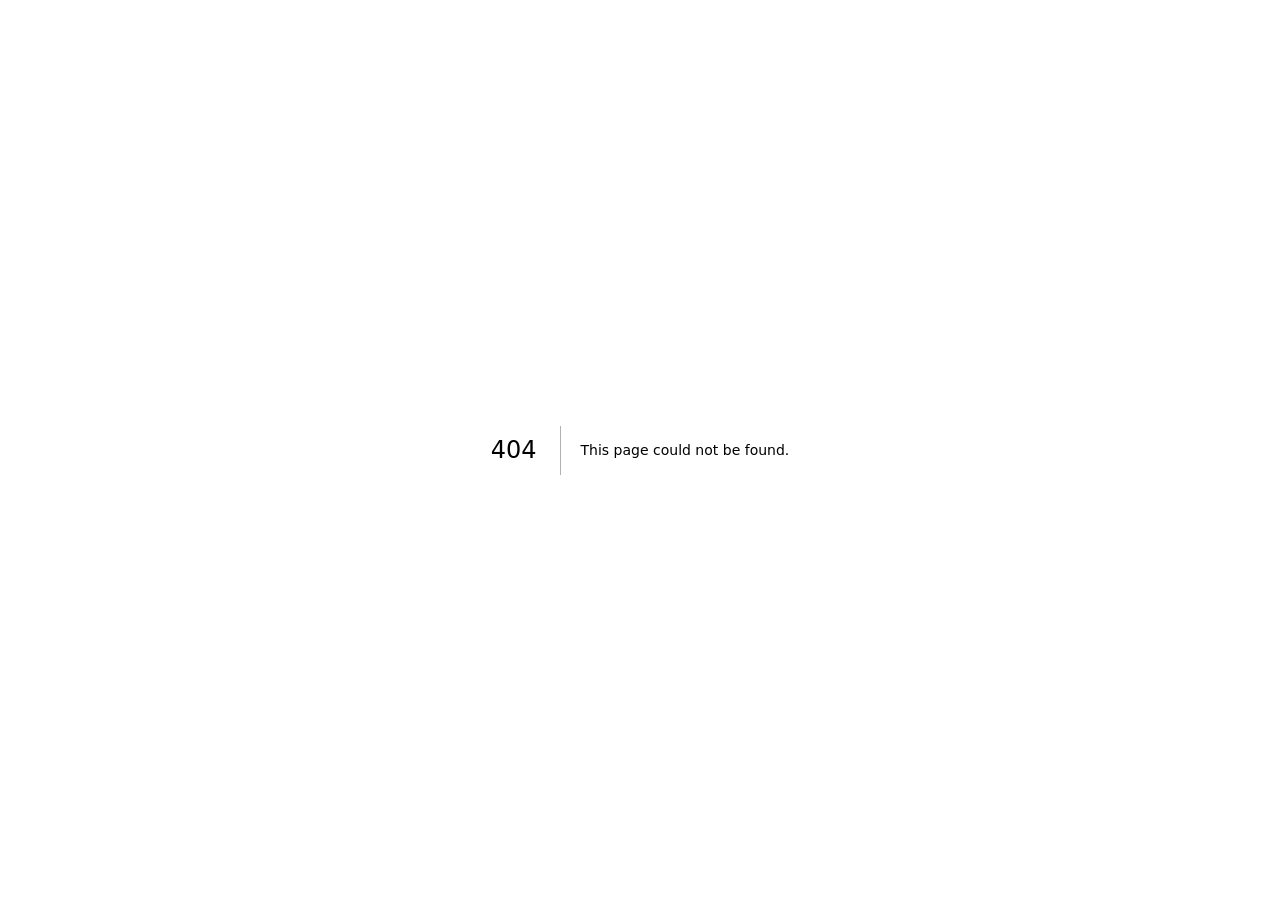
<file: 404/index.html>
<!DOCTYPE html><!--z5leIse2_fvXZUEgw_bQr--><html lang="es-ES"><head><meta charSet="utf-8"/><meta name="viewport" content="width=device-width, initial-scale=1"/><link rel="stylesheet" href="/_next/static/css/2284d055bfaa5472.css" data-precedence="next"/><link rel="preload" as="script" fetchPriority="low" href="/_next/static/chunks/webpack-b9d9671f72938aae.js"/><script src="/_next/static/chunks/4bd1b696-c023c6e3521b1417.js" async=""></script><script src="/_next/static/chunks/255-1f92380adbc6ec99.js" async=""></script><script src="/_next/static/chunks/main-app-a3cda71733722191.js" async=""></script><meta name="robots" content="noindex"/><title>404: This page could not be found.</title><meta name="theme-color" content="#291b14"/><title>Panadería El Progreso | Panadería artesanal en Logroño</title><meta name="description" content="Panadería en Logroño, en la Calle Madre de Dios 25. Pan recién horneado, bollería, donuts y repostería. Abierto todos los días desde las 6:00."/><meta name="robots" content="index, follow"/><link rel="canonical" href="https://panaderiaelprogreso.es/"/><meta property="og:title" content="Panadería El Progreso | Panadería artesanal en Logroño"/><meta property="og:description" content="Panadería en Logroño, en la Calle Madre de Dios 25. Pan recién horneado, bollería, donuts y repostería. Abierto todos los días desde las 6:00."/><meta property="og:url" content="https://panaderiaelprogreso.es/"/><meta property="og:site_name" content="Panadería El Progreso"/><meta property="og:locale" content="es_ES"/><meta property="og:image" content="https://panaderiaelprogreso.es/images/og-fachada.jpg"/><meta property="og:image:width" content="1200"/><meta property="og:image:height" content="630"/><meta property="og:image:alt" content="Fachada de Panadería El Progreso en la calle Madre de Dios, Logroño"/><meta property="og:type" content="website"/><meta name="twitter:card" content="summary_large_image"/><meta name="twitter:title" content="Panadería El Progreso | Panadería artesanal en Logroño"/><meta name="twitter:description" content="Panadería en Logroño, en la Calle Madre de Dios 25. Pan recién horneado, bollería, donuts y repostería. Abierto todos los días desde las 6:00."/><meta name="twitter:image" content="https://panaderiaelprogreso.es/images/og-fachada.jpg"/><link rel="icon" href="/favicon.svg"/><script>(function(){var m=location.hash.match(/^#\/(productos|obrador|contacto)?$/);if(m)location.replace("/"+(m[1]?m[1]+"/":""));})();</script><script src="/_next/static/chunks/polyfills-42372ed130431b0a.js" noModule=""></script></head><body><div hidden=""><!--$--><!--/$--></div><a href="#contenido" class="sr-only focus:not-sr-only focus:fixed focus:left-4 focus:top-4 focus:z-[100] focus:rounded-full focus:bg-marfil focus:px-4 focus:py-2 focus:text-espresso">Saltar al contenido</a><div style="font-family:system-ui,&quot;Segoe UI&quot;,Roboto,Helvetica,Arial,sans-serif,&quot;Apple Color Emoji&quot;,&quot;Segoe UI Emoji&quot;;height:100vh;text-align:center;display:flex;flex-direction:column;align-items:center;justify-content:center"><div><style>body{color:#000;background:#fff;margin:0}.next-error-h1{border-right:1px solid rgba(0,0,0,.3)}@media (prefers-color-scheme:dark){body{color:#fff;background:#000}.next-error-h1{border-right:1px solid rgba(255,255,255,.3)}}</style><h1 class="next-error-h1" style="display:inline-block;margin:0 20px 0 0;padding:0 23px 0 0;font-size:24px;font-weight:500;vertical-align:top;line-height:49px">404</h1><div style="display:inline-block"><h2 style="font-size:14px;font-weight:400;line-height:49px;margin:0">This page could not be found.</h2></div></div></div><!--$--><!--/$--><script type="application/ld+json">{"@context":"https://schema.org","@type":"Bakery","@id":"https://panaderiaelprogreso.es/#panaderia","name":"Panadería El Progreso","url":"https://panaderiaelprogreso.es/","image":["https://panaderiaelprogreso.es/images/fachada-1x1.jpg","https://panaderiaelprogreso.es/images/fachada-4x3.jpg","https://panaderiaelprogreso.es/images/fachada-16x9.jpg"],"telephone":"+34 941 25 11 29","servesCuisine":"Panadería y repostería","address":{"@type":"PostalAddress","streetAddress":"Calle Madre de Dios, 25","postalCode":"26004","addressLocality":"Logroño","addressRegion":"La Rioja","addressCountry":"ES"},"hasMap":"https://www.google.com/maps/dir/?api=1&destination=Panader%C3%ADa%20El%20Progreso%2C%20Calle%20Madre%20de%20Dios%2C%2025%2C%2026004%20Logro%C3%B1o","openingHoursSpecification":[{"@type":"OpeningHoursSpecification","dayOfWeek":["Monday","Tuesday","Wednesday","Thursday","Friday"],"opens":"06:00","closes":"14:30"},{"@type":"OpeningHoursSpecification","dayOfWeek":["Monday","Tuesday","Wednesday","Thursday","Friday"],"opens":"17:00","closes":"20:00"},{"@type":"OpeningHoursSpecification","dayOfWeek":["Saturday","Sunday"],"opens":"06:00","closes":"14:30"}]}</script><script src="/_next/static/chunks/webpack-b9d9671f72938aae.js" id="_R_" async=""></script><script>(self.__next_f=self.__next_f||[]).push([0])</script><script>self.__next_f.push([1,"1:\"$Sreact.fragment\"\n3:I[9766,[],\"\"]\n4:I[8924,[],\"\"]\n5:I[4431,[],\"OutletBoundary\"]\n7:I[5278,[],\"AsyncMetadataOutlet\"]\n9:I[4431,[],\"ViewportBoundary\"]\nb:I[4431,[],\"MetadataBoundary\"]\nc:\"$Sreact.suspense\"\ne:I[7150,[],\"\"]\n:HL[\"/_next/static/css/2284d055bfaa5472.css\",\"style\"]\n"])</script><script>self.__next_f.push([1,"0:{\"P\":null,\"b\":\"z5leIse2_fvXZUEgw_bQr\",\"p\":\"\",\"c\":[\"\",\"_not-found\",\"\"],\"i\":false,\"f\":[[[\"\",{\"children\":[\"/_not-found\",{\"children\":[\"__PAGE__\",{}]}]},\"$undefined\",\"$undefined\",true],[\"\",[\"$\",\"$1\",\"c\",{\"children\":[[[\"$\",\"link\",\"0\",{\"rel\":\"stylesheet\",\"href\":\"/_next/static/css/2284d055bfaa5472.css\",\"precedence\":\"next\",\"crossOrigin\":\"$undefined\",\"nonce\":\"$undefined\"}]],\"$L2\"]}],{\"children\":[\"/_not-found\",[\"$\",\"$1\",\"c\",{\"children\":[null,[\"$\",\"$L3\",null,{\"parallelRouterKey\":\"children\",\"error\":\"$undefined\",\"errorStyles\":\"$undefined\",\"errorScripts\":\"$undefined\",\"template\":[\"$\",\"$L4\",null,{}],\"templateStyles\":\"$undefined\",\"templateScripts\":\"$undefined\",\"notFound\":\"$undefined\",\"forbidden\":\"$undefined\",\"unauthorized\":\"$undefined\"}]]}],{\"children\":[\"__PAGE__\",[\"$\",\"$1\",\"c\",{\"children\":[[[\"$\",\"title\",null,{\"children\":\"404: This page could not be found.\"}],[\"$\",\"div\",null,{\"style\":{\"fontFamily\":\"system-ui,\\\"Segoe UI\\\",Roboto,Helvetica,Arial,sans-serif,\\\"Apple Color Emoji\\\",\\\"Segoe UI Emoji\\\"\",\"height\":\"100vh\",\"textAlign\":\"center\",\"display\":\"flex\",\"flexDirection\":\"column\",\"alignItems\":\"center\",\"justifyContent\":\"center\"},\"children\":[\"$\",\"div\",null,{\"children\":[[\"$\",\"style\",null,{\"dangerouslySetInnerHTML\":{\"__html\":\"body{color:#000;background:#fff;margin:0}.next-error-h1{border-right:1px solid rgba(0,0,0,.3)}@media (prefers-color-scheme:dark){body{color:#fff;background:#000}.next-error-h1{border-right:1px solid rgba(255,255,255,.3)}}\"}}],[\"$\",\"h1\",null,{\"className\":\"next-error-h1\",\"style\":{\"display\":\"inline-block\",\"margin\":\"0 20px 0 0\",\"padding\":\"0 23px 0 0\",\"fontSize\":24,\"fontWeight\":500,\"verticalAlign\":\"top\",\"lineHeight\":\"49px\"},\"children\":404}],[\"$\",\"div\",null,{\"style\":{\"display\":\"inline-block\"},\"children\":[\"$\",\"h2\",null,{\"style\":{\"fontSize\":14,\"fontWeight\":400,\"lineHeight\":\"49px\",\"margin\":0},\"children\":\"This page could not be found.\"}]}]]}]}]],null,[\"$\",\"$L5\",null,{\"children\":[\"$L6\",[\"$\",\"$L7\",null,{\"promise\":\"$@8\"}]]}]]}],{},null,false]},null,false]},null,false],[\"$\",\"$1\",\"h\",{\"children\":[[\"$\",\"meta\",null,{\"name\":\"robots\",\"content\":\"noindex\"}],[[\"$\",\"$L9\",null,{\"children\":\"$La\"}],null],[\"$\",\"$Lb\",null,{\"children\":[\"$\",\"div\",null,{\"hidden\":true,\"children\":[\"$\",\"$c\",null,{\"fallback\":null,\"children\":\"$Ld\"}]}]}]]}],false]],\"m\":\"$undefined\",\"G\":[\"$e\",[]],\"s\":false,\"S\":true}\n"])</script><script>self.__next_f.push([1,"f:T48f,"])</script><script>self.__next_f.push([1,"{\"@context\":\"https://schema.org\",\"@type\":\"Bakery\",\"@id\":\"https://panaderiaelprogreso.es/#panaderia\",\"name\":\"Panadería El Progreso\",\"url\":\"https://panaderiaelprogreso.es/\",\"image\":[\"https://panaderiaelprogreso.es/images/fachada-1x1.jpg\",\"https://panaderiaelprogreso.es/images/fachada-4x3.jpg\",\"https://panaderiaelprogreso.es/images/fachada-16x9.jpg\"],\"telephone\":\"+34 941 25 11 29\",\"servesCuisine\":\"Panadería y repostería\",\"address\":{\"@type\":\"PostalAddress\",\"streetAddress\":\"Calle Madre de Dios, 25\",\"postalCode\":\"26004\",\"addressLocality\":\"Logroño\",\"addressRegion\":\"La Rioja\",\"addressCountry\":\"ES\"},\"hasMap\":\"https://www.google.com/maps/dir/?api=1\u0026destination=Panader%C3%ADa%20El%20Progreso%2C%20Calle%20Madre%20de%20Dios%2C%2025%2C%2026004%20Logro%C3%B1o\",\"openingHoursSpecification\":[{\"@type\":\"OpeningHoursSpecification\",\"dayOfWeek\":[\"Monday\",\"Tuesday\",\"Wednesday\",\"Thursday\",\"Friday\"],\"opens\":\"06:00\",\"closes\":\"14:30\"},{\"@type\":\"OpeningHoursSpecification\",\"dayOfWeek\":[\"Monday\",\"Tuesday\",\"Wednesday\",\"Thursday\",\"Friday\"],\"opens\":\"17:00\",\"closes\":\"20:00\"},{\"@type\":\"OpeningHoursSpecification\",\"dayOfWeek\":[\"Saturday\",\"Sunday\"],\"opens\":\"06:00\",\"closes\":\"14:30\"}]}"])</script><script>self.__next_f.push([1,"2:[\"$\",\"html\",null,{\"lang\":\"es-ES\",\"children\":[[\"$\",\"head\",null,{\"children\":[\"$\",\"script\",null,{\"dangerouslySetInnerHTML\":{\"__html\":\"(function(){var m=location.hash.match(/^#\\\\/(productos|obrador|contacto)?$/);if(m)location.replace(\\\"/\\\"+(m[1]?m[1]+\\\"/\\\":\\\"\\\"));})();\"}}]}],[\"$\",\"body\",null,{\"children\":[[\"$\",\"a\",null,{\"href\":\"#contenido\",\"className\":\"sr-only focus:not-sr-only focus:fixed focus:left-4 focus:top-4 focus:z-[100] focus:rounded-full focus:bg-marfil focus:px-4 focus:py-2 focus:text-espresso\",\"children\":\"Saltar al contenido\"}],[\"$\",\"$L3\",null,{\"parallelRouterKey\":\"children\",\"error\":\"$undefined\",\"errorStyles\":\"$undefined\",\"errorScripts\":\"$undefined\",\"template\":[\"$\",\"$L4\",null,{}],\"templateStyles\":\"$undefined\",\"templateScripts\":\"$undefined\",\"notFound\":\"$undefined\",\"forbidden\":\"$undefined\",\"unauthorized\":\"$undefined\"}],[\"$\",\"script\",null,{\"type\":\"application/ld+json\",\"dangerouslySetInnerHTML\":{\"__html\":\"$f\"}}]]}]]}]\n"])</script><script>self.__next_f.push([1,"a:[[\"$\",\"meta\",\"0\",{\"charSet\":\"utf-8\"}],[\"$\",\"meta\",\"1\",{\"name\":\"viewport\",\"content\":\"width=device-width, initial-scale=1\"}],[\"$\",\"meta\",\"2\",{\"name\":\"theme-color\",\"content\":\"#291b14\"}]]\n6:null\n"])</script><script>self.__next_f.push([1,"10:I[622,[],\"IconMark\"]\n"])</script><script>self.__next_f.push([1,"8:{\"metadata\":[[\"$\",\"title\",\"0\",{\"children\":\"Panadería El Progreso | Panadería artesanal en Logroño\"}],[\"$\",\"meta\",\"1\",{\"name\":\"description\",\"content\":\"Panadería en Logroño, en la Calle Madre de Dios 25. Pan recién horneado, bollería, donuts y repostería. Abierto todos los días desde las 6:00.\"}],[\"$\",\"meta\",\"2\",{\"name\":\"robots\",\"content\":\"index, follow\"}],[\"$\",\"link\",\"3\",{\"rel\":\"canonical\",\"href\":\"https://panaderiaelprogreso.es/\"}],[\"$\",\"meta\",\"4\",{\"property\":\"og:title\",\"content\":\"Panadería El Progreso | Panadería artesanal en Logroño\"}],[\"$\",\"meta\",\"5\",{\"property\":\"og:description\",\"content\":\"Panadería en Logroño, en la Calle Madre de Dios 25. Pan recién horneado, bollería, donuts y repostería. Abierto todos los días desde las 6:00.\"}],[\"$\",\"meta\",\"6\",{\"property\":\"og:url\",\"content\":\"https://panaderiaelprogreso.es/\"}],[\"$\",\"meta\",\"7\",{\"property\":\"og:site_name\",\"content\":\"Panadería El Progreso\"}],[\"$\",\"meta\",\"8\",{\"property\":\"og:locale\",\"content\":\"es_ES\"}],[\"$\",\"meta\",\"9\",{\"property\":\"og:image\",\"content\":\"https://panaderiaelprogreso.es/images/og-fachada.jpg\"}],[\"$\",\"meta\",\"10\",{\"property\":\"og:image:width\",\"content\":\"1200\"}],[\"$\",\"meta\",\"11\",{\"property\":\"og:image:height\",\"content\":\"630\"}],[\"$\",\"meta\",\"12\",{\"property\":\"og:image:alt\",\"content\":\"Fachada de Panadería El Progreso en la calle Madre de Dios, Logroño\"}],[\"$\",\"meta\",\"13\",{\"property\":\"og:type\",\"content\":\"website\"}],[\"$\",\"meta\",\"14\",{\"name\":\"twitter:card\",\"content\":\"summary_large_image\"}],[\"$\",\"meta\",\"15\",{\"name\":\"twitter:title\",\"content\":\"Panadería El Progreso | Panadería artesanal en Logroño\"}],[\"$\",\"meta\",\"16\",{\"name\":\"twitter:description\",\"content\":\"Panadería en Logroño, en la Calle Madre de Dios 25. Pan recién horneado, bollería, donuts y repostería. Abierto todos los días desde las 6:00.\"}],[\"$\",\"meta\",\"17\",{\"name\":\"twitter:image\",\"content\":\"https://panaderiaelprogreso.es/images/og-fachada.jpg\"}],[\"$\",\"link\",\"18\",{\"rel\":\"icon\",\"href\":\"/favicon.svg\"}],[\"$\",\"$L10\",\"19\",{}]],\"error\":null,\"digest\":\"$undefined\"}\n"])</script><script>self.__next_f.push([1,"d:\"$8:metadata\"\n"])</script></body></html>
</file>
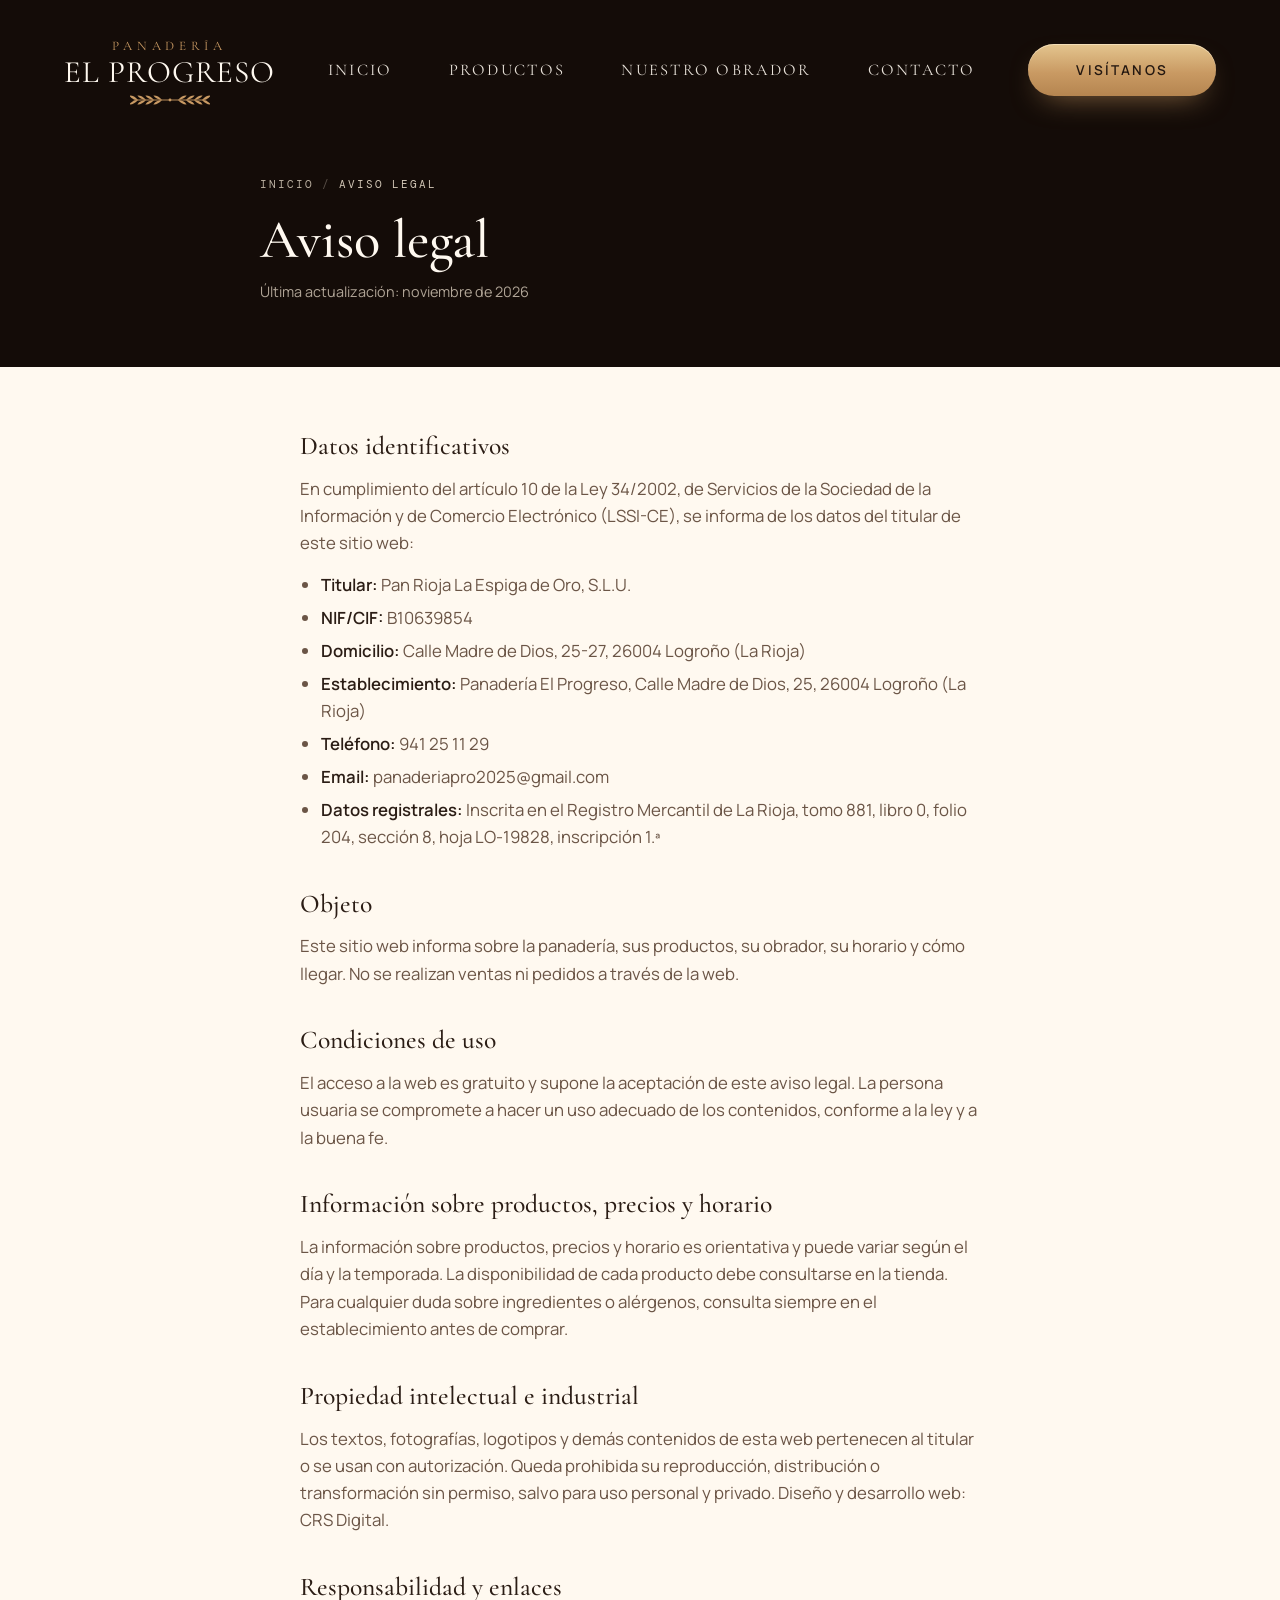
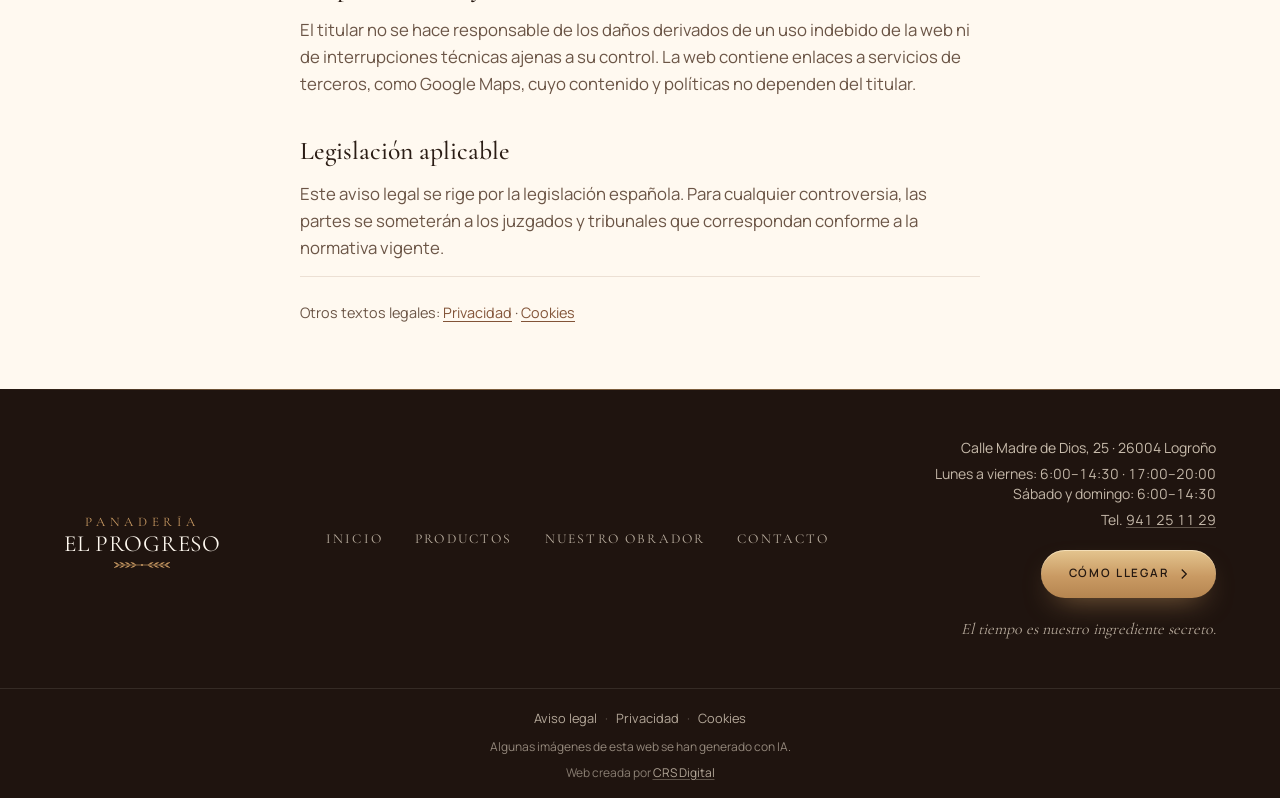
<file: aviso-legal/index.html>
<!DOCTYPE html><!--z5leIse2_fvXZUEgw_bQr--><html lang="es-ES"><head><meta charSet="utf-8"/><meta name="viewport" content="width=device-width, initial-scale=1"/><link rel="stylesheet" href="/_next/static/css/2284d055bfaa5472.css" data-precedence="next"/><link rel="preload" as="script" fetchPriority="low" href="/_next/static/chunks/webpack-b9d9671f72938aae.js"/><script src="/_next/static/chunks/4bd1b696-c023c6e3521b1417.js" async=""></script><script src="/_next/static/chunks/255-1f92380adbc6ec99.js" async=""></script><script src="/_next/static/chunks/main-app-a3cda71733722191.js" async=""></script><script src="/_next/static/chunks/c15bf2b0-52e8419f34af26ab.js" async=""></script><script src="/_next/static/chunks/293-672134d91c6947cc.js" async=""></script><script src="/_next/static/chunks/app/aviso-legal/page-e1c7bb30c233f959.js" async=""></script><meta name="theme-color" content="#291b14"/><title>Aviso legal | Panadería El Progreso</title><meta name="description" content="Aviso legal del sitio web de Panadería El Progreso, Logroño."/><meta name="robots" content="noindex, follow"/><link rel="canonical" href="https://panaderiaelprogreso.es/aviso-legal/"/><meta property="og:title" content="Aviso legal | Panadería El Progreso"/><meta property="og:description" content="Aviso legal del sitio web de Panadería El Progreso, Logroño."/><meta property="og:url" content="https://panaderiaelprogreso.es/aviso-legal/"/><meta property="og:site_name" content="Panadería El Progreso"/><meta property="og:locale" content="es_ES"/><meta property="og:image" content="https://panaderiaelprogreso.es/images/og-fachada.jpg"/><meta property="og:image:width" content="1200"/><meta property="og:image:height" content="630"/><meta property="og:image:alt" content="Fachada de Panadería El Progreso en la calle Madre de Dios, Logroño"/><meta property="og:type" content="website"/><meta name="twitter:card" content="summary_large_image"/><meta name="twitter:title" content="Aviso legal | Panadería El Progreso"/><meta name="twitter:description" content="Aviso legal del sitio web de Panadería El Progreso, Logroño."/><meta name="twitter:image" content="https://panaderiaelprogreso.es/images/og-fachada.jpg"/><link rel="icon" href="/favicon.svg"/><script>(function(){var m=location.hash.match(/^#\/(productos|obrador|contacto)?$/);if(m)location.replace("/"+(m[1]?m[1]+"/":""));})();</script><script src="/_next/static/chunks/polyfills-42372ed130431b0a.js" noModule=""></script></head><body><div hidden=""><!--$--><!--/$--></div><a href="#contenido" class="sr-only focus:not-sr-only focus:fixed focus:left-4 focus:top-4 focus:z-[100] focus:rounded-full focus:bg-marfil focus:px-4 focus:py-2 focus:text-espresso">Saltar al contenido</a><header class="fixed inset-x-0 top-0 z-50 transition-all duration-500 py-5 md:py-8"><nav class="mx-auto grid max-w-[1560px] grid-cols-[auto_1fr_auto] items-center gap-4 px-5 md:px-10 lg:px-16" aria-label="Principal"><a href="/" aria-label="Panadería El Progreso, inicio" class="justify-self-start"><span class="inline-flex flex-col items-center leading-none "><span class="font-serif text-[0.72rem] tracking-[0.36em] text-caramelo md:text-[0.82rem] overflow-hidden transition-all duration-500 max-h-6 opacity-100">PANADERÍA</span><span class="font-serif tracking-[0.03em] text-marfil mt-1 text-[1.7rem] md:text-[1.95rem]">EL PROGRESO</span><svg viewBox="0 0 80 14" fill="currentColor" class="mt-1 text-caramelo h-3.5 w-[4.4rem] md:h-4 md:w-[5rem] overflow-hidden transition-all duration-500 max-h-6 opacity-100" aria-hidden="true"><path d="M4 7h72" stroke="currentColor" stroke-width="0.9" stroke-linecap="round"></path><g><path d="M32 7q-4.2-4.8-8.6-4.4q2.6 4 8.6 4.4z"></path><path d="M32 7q-4.2 4.8-8.6 4.4q2.6-4 8.6-4.4z"></path><path d="M48 7q4.2-4.8 8.6-4.4q-2.6 4-8.6 4.4z"></path><path d="M48 7q4.2 4.8 8.6 4.4q-2.6-4-8.6-4.4z"></path></g><g><path d="M24 7q-4.2-4.8-8.6-4.4q2.6 4 8.6 4.4z"></path><path d="M24 7q-4.2 4.8-8.6 4.4q2.6-4 8.6-4.4z"></path><path d="M56 7q4.2-4.8 8.6-4.4q-2.6 4-8.6 4.4z"></path><path d="M56 7q4.2 4.8 8.6 4.4q-2.6-4-8.6-4.4z"></path></g><g><path d="M16 7q-4.2-4.8-8.6-4.4q2.6 4 8.6 4.4z"></path><path d="M16 7q-4.2 4.8-8.6 4.4q2.6-4 8.6-4.4z"></path><path d="M64 7q4.2-4.8 8.6-4.4q-2.6 4-8.6 4.4z"></path><path d="M64 7q4.2 4.8 8.6 4.4q-2.6-4-8.6-4.4z"></path></g><g><path d="M8 7q-4.2-4.8-8.6-4.4q2.6 4 8.6 4.4z"></path><path d="M8 7q-4.2 4.8-8.6 4.4q2.6-4 8.6-4.4z"></path><path d="M72 7q4.2-4.8 8.6-4.4q-2.6 4-8.6 4.4z"></path><path d="M72 7q4.2 4.8 8.6 4.4q-2.6-4-8.6-4.4z"></path></g><circle cx="40" cy="7" r="1.4"></circle></svg></span></a><ul class="hidden items-center justify-center gap-10 lg:flex xl:gap-14"><li><a href="/" class="group relative font-serif text-[1.02rem] uppercase tracking-[0.14em] transition-colors text-marfil/90 hover:text-marfil">Inicio<span class="absolute -bottom-2 left-0 h-px bg-caramelo transition-all duration-500 w-0 group-hover:w-full"></span></a></li><li><a href="/productos/" class="group relative font-serif text-[1.02rem] uppercase tracking-[0.14em] transition-colors text-marfil/90 hover:text-marfil">Productos<span class="absolute -bottom-2 left-0 h-px bg-caramelo transition-all duration-500 w-0 group-hover:w-full"></span></a></li><li><a href="/obrador/" class="group relative font-serif text-[1.02rem] uppercase tracking-[0.14em] transition-colors text-marfil/90 hover:text-marfil">Nuestro obrador<span class="absolute -bottom-2 left-0 h-px bg-caramelo transition-all duration-500 w-0 group-hover:w-full"></span></a></li><li><a href="/contacto/" class="group relative font-serif text-[1.02rem] uppercase tracking-[0.14em] transition-colors text-marfil/90 hover:text-marfil">Contacto<span class="absolute -bottom-2 left-0 h-px bg-caramelo transition-all duration-500 w-0 group-hover:w-full"></span></a></li></ul><div class="flex items-center gap-3 justify-self-end"><a href="/contacto/" class="btn btn-gold hidden !min-h-[3.25rem] !px-12 !text-[0.85rem] lg:inline-flex">Visítanos</a><button type="button" class="relative -mr-2 flex h-11 w-11 items-center justify-center lg:hidden" aria-label="Abrir menú" aria-expanded="false" aria-controls="menu-movil"><span class="absolute h-[1.5px] w-6 bg-marfil transition-transform duration-300 -translate-y-[7px]"></span><span class="absolute h-[1.5px] w-6 bg-marfil transition-opacity duration-300 opacity-100"></span><span class="absolute h-[1.5px] w-6 bg-marfil transition-transform duration-300 translate-y-[7px]"></span></button></div></nav></header><div id="menu-movil" hidden="" class="grain fixed inset-0 z-[45] flex flex-col justify-between bg-espresso px-6 pb-10 pt-32 lg:hidden"><ul class="space-y-2"><li class="overflow-hidden"><a data-item="true" href="/" class="flex items-baseline gap-4 py-1 font-serif text-[2.6rem] leading-tight text-marfil"><span class="font-mono text-xs text-caramelo">0<!-- -->1</span>Inicio</a></li><li class="overflow-hidden"><a data-item="true" href="/productos/" class="flex items-baseline gap-4 py-1 font-serif text-[2.6rem] leading-tight text-marfil"><span class="font-mono text-xs text-caramelo">0<!-- -->2</span>Productos</a></li><li class="overflow-hidden"><a data-item="true" href="/obrador/" class="flex items-baseline gap-4 py-1 font-serif text-[2.6rem] leading-tight text-marfil"><span class="font-mono text-xs text-caramelo">0<!-- -->3</span>Nuestro obrador</a></li><li class="overflow-hidden"><a data-item="true" href="/contacto/" class="flex items-baseline gap-4 py-1 font-serif text-[2.6rem] leading-tight text-marfil"><span class="font-mono text-xs text-caramelo">0<!-- -->4</span>Contacto</a></li></ul><div data-item="true" class="space-y-5"><p class="font-serif text-xl italic text-crema/80">El tiempo es nuestro ingrediente secreto.</p><a href="/contacto/" class="btn btn-gold w-full justify-center">Visítanos</a></div></div><main id="contenido" class="bg-marfil text-tinta"><header class="bg-[#140c08] px-5 pb-12 pt-36 text-marfil md:px-10 md:pb-16 md:pt-44"><div class="mx-auto max-w-[760px]"><nav aria-label="Ruta" class="font-mono text-[0.68rem] uppercase tracking-[0.18em] text-crema/75"><a href="/" class="hover:text-caramelo">Inicio</a><span class="mx-2 text-crema/30">/</span><span class="text-crema/85">Aviso legal</span></nav><h1 class="mt-5 font-serif text-[2.4rem] font-medium leading-[1.05] md:text-[3.4rem]">Aviso legal</h1><p class="mt-3 text-[0.9rem] text-crema/70">Última actualización: <!-- -->noviembre de 2026</p></div></header><article class="legal mx-auto max-w-[760px] px-5 py-12 text-[1rem] leading-relaxed text-tinta-suave md:px-10 md:py-16 md:text-[1.05rem]"><h2>Datos identificativos</h2><p>En cumplimiento del artículo 10 de la Ley 34/2002, de Servicios de la Sociedad de la Información y de Comercio Electrónico (LSSI-CE), se informa de los datos del titular de este sitio web:</p><ul><li><strong>Titular:</strong> <!-- -->Pan Rioja La Espiga de Oro, S.L.U.</li><li><strong>NIF/CIF:</strong> <!-- -->B10639854</li><li><strong>Domicilio:</strong> <!-- -->Calle Madre de Dios, 25-27, 26004 Logroño (La Rioja)</li><li><strong>Establecimiento:</strong> <!-- -->Panadería El Progreso<!-- -->, <!-- -->Calle Madre de Dios, 25<!-- -->, <!-- -->26004<!-- --> <!-- -->Logroño<!-- --> (La Rioja)</li><li><strong>Teléfono:</strong> <!-- -->941 25 11 29</li><li><strong>Email:</strong> <!-- -->panaderiapro2025@gmail.com</li><li><strong>Datos registrales:</strong> <!-- -->Inscrita en el Registro Mercantil de La Rioja, tomo 881, libro 0, folio 204, sección 8, hoja LO-19828, inscripción 1.ª</li></ul><h2>Objeto</h2><p>Este sitio web informa sobre la panadería, sus productos, su obrador, su horario y cómo llegar. No se realizan ventas ni pedidos a través de la web.</p><h2>Condiciones de uso</h2><p>El acceso a la web es gratuito y supone la aceptación de este aviso legal. La persona usuaria se compromete a hacer un uso adecuado de los contenidos, conforme a la ley y a la buena fe.</p><h2>Información sobre productos, precios y horario</h2><p>La información sobre productos, precios y horario es orientativa y puede variar según el día y la temporada. La disponibilidad de cada producto debe consultarse en la tienda. Para cualquier duda sobre ingredientes o alérgenos, consulta siempre en el establecimiento antes de comprar.</p><h2>Propiedad intelectual e industrial</h2><p>Los textos, fotografías, logotipos y demás contenidos de esta web pertenecen al titular o se usan con autorización. Queda prohibida su reproducción, distribución o transformación sin permiso, salvo para uso personal y privado. Diseño y desarrollo web: CRS Digital.</p><h2>Responsabilidad y enlaces</h2><p>El titular no se hace responsable de los daños derivados de un uso indebido de la web ni de interrupciones técnicas ajenas a su control. La web contiene enlaces a servicios de terceros, como Google Maps, cuyo contenido y políticas no dependen del titular.</p><h2>Legislación aplicable</h2><p>Este aviso legal se rige por la legislación española. Para cualquier controversia, las partes se someterán a los juzgados y tribunales que correspondan conforme a la normativa vigente.</p><p class="mt-12 border-t border-tostado/15 pt-6 text-[0.9rem]">Otros textos legales:<!-- --> <span><a href="/privacidad/" class="text-tostado underline underline-offset-4">Privacidad</a></span><span> · <a href="/cookies/" class="text-tostado underline underline-offset-4">Cookies</a></span></p></article></main><footer data-hide-fab="true" class="relative bg-[#1f140f] text-marfil"><div aria-hidden="true" class="h-px bg-[linear-gradient(90deg,transparent,rgba(201,154,99,0.55)_20%,rgba(201,154,99,0.55)_80%,transparent)]"></div><div class="mx-auto grid max-w-[1560px] gap-9 px-6 pb-10 pt-12 text-center md:grid-cols-[auto_1fr_auto] md:items-center md:gap-10 md:px-12 md:py-12 md:text-left lg:px-16"><a href="/" aria-label="Panadería El Progreso, inicio" class="justify-self-center md:justify-self-start"><span class="inline-flex flex-col items-center leading-none "><span class="font-serif text-[0.72rem] tracking-[0.36em] text-caramelo md:text-[0.82rem] overflow-hidden transition-all duration-500 max-h-6 opacity-100">PANADERÍA</span><span class="font-serif tracking-[0.03em] text-marfil mt-1 text-[1.3rem] md:text-[1.45rem]">EL PROGRESO</span><svg viewBox="0 0 80 14" fill="currentColor" class="mt-1 text-caramelo h-2.5 w-14 overflow-hidden transition-all duration-500 max-h-6 opacity-100" aria-hidden="true"><path d="M4 7h72" stroke="currentColor" stroke-width="0.9" stroke-linecap="round"></path><g><path d="M32 7q-4.2-4.8-8.6-4.4q2.6 4 8.6 4.4z"></path><path d="M32 7q-4.2 4.8-8.6 4.4q2.6-4 8.6-4.4z"></path><path d="M48 7q4.2-4.8 8.6-4.4q-2.6 4-8.6 4.4z"></path><path d="M48 7q4.2 4.8 8.6 4.4q-2.6-4-8.6-4.4z"></path></g><g><path d="M24 7q-4.2-4.8-8.6-4.4q2.6 4 8.6 4.4z"></path><path d="M24 7q-4.2 4.8-8.6 4.4q2.6-4 8.6-4.4z"></path><path d="M56 7q4.2-4.8 8.6-4.4q-2.6 4-8.6 4.4z"></path><path d="M56 7q4.2 4.8 8.6 4.4q-2.6-4-8.6-4.4z"></path></g><g><path d="M16 7q-4.2-4.8-8.6-4.4q2.6 4 8.6 4.4z"></path><path d="M16 7q-4.2 4.8-8.6 4.4q2.6-4 8.6-4.4z"></path><path d="M64 7q4.2-4.8 8.6-4.4q-2.6 4-8.6 4.4z"></path><path d="M64 7q4.2 4.8 8.6 4.4q-2.6-4-8.6-4.4z"></path></g><g><path d="M8 7q-4.2-4.8-8.6-4.4q2.6 4 8.6 4.4z"></path><path d="M8 7q-4.2 4.8-8.6 4.4q2.6-4 8.6-4.4z"></path><path d="M72 7q4.2-4.8 8.6-4.4q-2.6 4-8.6 4.4z"></path><path d="M72 7q4.2 4.8 8.6 4.4q-2.6-4-8.6-4.4z"></path></g><circle cx="40" cy="7" r="1.4"></circle></svg></span></a><nav aria-label="Pie de página" class="mx-auto grid w-full max-w-[340px] grid-cols-2 gap-x-3 gap-y-3.5 whitespace-nowrap font-serif text-[0.82rem] uppercase tracking-[0.1em] md:text-[0.85rem] md:tracking-[0.16em] text-crema/75 md:flex md:max-w-none md:flex-wrap md:justify-center md:gap-x-8"><a href="/" class="py-1 transition-colors hover:text-caramelo">Inicio</a><a href="/productos/" class="py-1 transition-colors hover:text-caramelo">Productos</a><a href="/obrador/" class="py-1 transition-colors hover:text-caramelo">Nuestro obrador</a><a href="/contacto/" class="py-1 transition-colors hover:text-caramelo">Contacto</a></nav><div class="mx-auto w-full max-w-[320px] text-[0.95rem] md:text-sm text-crema/78 md:mx-0 md:w-auto md:max-w-none md:text-right"><p class="text-crema/80">Calle Madre de Dios, 25<!-- --> · <!-- -->26004<!-- --> <!-- -->Logroño</p><p class="mt-1.5"><span class="block">Lunes a viernes<!-- -->: <span class="tabular-nums">6:00–14:30 · 17:00–20:00</span></span><span class="block">Sábado y domingo<!-- -->: <span class="tabular-nums">6:00–14:30</span></span></p><p class="mt-1.5">Tel.<!-- --> <a href="tel:+34941251129" class="tabular-nums underline decoration-crema/30 underline-offset-2 hover:text-caramelo">941 25 11 29</a></p><a href="https://www.google.com/maps/dir/?api=1&amp;destination=Panader%C3%ADa%20El%20Progreso%2C%20Calle%20Madre%20de%20Dios%2C%2025%2C%2026004%20Logro%C3%B1o" target="_blank" rel="noopener noreferrer" class="btn btn-gold mt-5 w-full justify-center !min-h-[3rem] !px-7 !text-[0.72rem] md:w-auto">Cómo llegar<svg viewBox="0 0 10 16" class="h-3 w-2" fill="none" stroke="currentColor" stroke-width="1.8" aria-hidden="true"><path d="M2 2l6 6-6 6"></path></svg></a><p class="mt-5 font-serif text-[1rem] italic text-crema/70">El tiempo es nuestro ingrediente secreto.</p></div></div><div class="border-t border-marfil/10 px-6 pb-[calc(1rem+env(safe-area-inset-bottom,0px))] pt-5 text-center"><nav aria-label="Textos legales" class="text-[0.8rem] text-crema/70"><span><a href="/aviso-legal/" class="transition-colors hover:text-caramelo">Aviso legal</a></span><span><span class="px-2 text-crema/30">·</span><a href="/privacidad/" class="transition-colors hover:text-caramelo">Privacidad</a></span><span><span class="px-2 text-crema/30">·</span><a href="/cookies/" class="transition-colors hover:text-caramelo">Cookies</a></span></nav><p class="mx-auto mt-2 max-w-[34rem] text-[0.75rem] leading-relaxed text-crema/55">Algunas imágenes de esta web se han generado con IA.</p><p class="mt-2 text-[0.72rem] text-crema/50 md:text-[0.75rem]">Web creada por<!-- --> <a href="https://crsdigital.es" target="_blank" rel="noopener" class="text-crema/70 underline decoration-crema/30 underline-offset-2 transition-colors hover:text-caramelo">CRS Digital</a></p></div></footer><!--$--><!--/$--><script type="application/ld+json">{"@context":"https://schema.org","@type":"Bakery","@id":"https://panaderiaelprogreso.es/#panaderia","name":"Panadería El Progreso","url":"https://panaderiaelprogreso.es/","image":["https://panaderiaelprogreso.es/images/fachada-1x1.jpg","https://panaderiaelprogreso.es/images/fachada-4x3.jpg","https://panaderiaelprogreso.es/images/fachada-16x9.jpg"],"telephone":"+34 941 25 11 29","servesCuisine":"Panadería y repostería","address":{"@type":"PostalAddress","streetAddress":"Calle Madre de Dios, 25","postalCode":"26004","addressLocality":"Logroño","addressRegion":"La Rioja","addressCountry":"ES"},"hasMap":"https://www.google.com/maps/dir/?api=1&destination=Panader%C3%ADa%20El%20Progreso%2C%20Calle%20Madre%20de%20Dios%2C%2025%2C%2026004%20Logro%C3%B1o","openingHoursSpecification":[{"@type":"OpeningHoursSpecification","dayOfWeek":["Monday","Tuesday","Wednesday","Thursday","Friday"],"opens":"06:00","closes":"14:30"},{"@type":"OpeningHoursSpecification","dayOfWeek":["Monday","Tuesday","Wednesday","Thursday","Friday"],"opens":"17:00","closes":"20:00"},{"@type":"OpeningHoursSpecification","dayOfWeek":["Saturday","Sunday"],"opens":"06:00","closes":"14:30"}]}</script><script src="/_next/static/chunks/webpack-b9d9671f72938aae.js" id="_R_" async=""></script><script>(self.__next_f=self.__next_f||[]).push([0])</script><script>self.__next_f.push([1,"1:\"$Sreact.fragment\"\n3:I[9766,[],\"\"]\n4:I[8924,[],\"\"]\n6:I[4431,[],\"OutletBoundary\"]\n8:I[5278,[],\"AsyncMetadataOutlet\"]\na:I[4431,[],\"ViewportBoundary\"]\nc:I[4431,[],\"MetadataBoundary\"]\nd:\"$Sreact.suspense\"\nf:I[7150,[],\"\"]\n:HL[\"/_next/static/css/2284d055bfaa5472.css\",\"style\"]\n"])</script><script>self.__next_f.push([1,"0:{\"P\":null,\"b\":\"z5leIse2_fvXZUEgw_bQr\",\"p\":\"\",\"c\":[\"\",\"aviso-legal\",\"\"],\"i\":false,\"f\":[[[\"\",{\"children\":[\"aviso-legal\",{\"children\":[\"__PAGE__\",{}]}]},\"$undefined\",\"$undefined\",true],[\"\",[\"$\",\"$1\",\"c\",{\"children\":[[[\"$\",\"link\",\"0\",{\"rel\":\"stylesheet\",\"href\":\"/_next/static/css/2284d055bfaa5472.css\",\"precedence\":\"next\",\"crossOrigin\":\"$undefined\",\"nonce\":\"$undefined\"}]],\"$L2\"]}],{\"children\":[\"aviso-legal\",[\"$\",\"$1\",\"c\",{\"children\":[null,[\"$\",\"$L3\",null,{\"parallelRouterKey\":\"children\",\"error\":\"$undefined\",\"errorStyles\":\"$undefined\",\"errorScripts\":\"$undefined\",\"template\":[\"$\",\"$L4\",null,{}],\"templateStyles\":\"$undefined\",\"templateScripts\":\"$undefined\",\"notFound\":\"$undefined\",\"forbidden\":\"$undefined\",\"unauthorized\":\"$undefined\"}]]}],{\"children\":[\"__PAGE__\",[\"$\",\"$1\",\"c\",{\"children\":[\"$L5\",null,[\"$\",\"$L6\",null,{\"children\":[\"$L7\",[\"$\",\"$L8\",null,{\"promise\":\"$@9\"}]]}]]}],{},null,false]},null,false]},null,false],[\"$\",\"$1\",\"h\",{\"children\":[null,[[\"$\",\"$La\",null,{\"children\":\"$Lb\"}],null],[\"$\",\"$Lc\",null,{\"children\":[\"$\",\"div\",null,{\"hidden\":true,\"children\":[\"$\",\"$d\",null,{\"fallback\":null,\"children\":\"$Le\"}]}]}]]}],false]],\"m\":\"$undefined\",\"G\":[\"$f\",[]],\"s\":false,\"S\":true}\n"])</script><script>self.__next_f.push([1,"11:I[5325,[\"592\",\"static/chunks/c15bf2b0-52e8419f34af26ab.js\",\"293\",\"static/chunks/293-672134d91c6947cc.js\",\"149\",\"static/chunks/app/aviso-legal/page-e1c7bb30c233f959.js\"],\"Nav\"]\n10:T48f,"])</script><script>self.__next_f.push([1,"{\"@context\":\"https://schema.org\",\"@type\":\"Bakery\",\"@id\":\"https://panaderiaelprogreso.es/#panaderia\",\"name\":\"Panadería El Progreso\",\"url\":\"https://panaderiaelprogreso.es/\",\"image\":[\"https://panaderiaelprogreso.es/images/fachada-1x1.jpg\",\"https://panaderiaelprogreso.es/images/fachada-4x3.jpg\",\"https://panaderiaelprogreso.es/images/fachada-16x9.jpg\"],\"telephone\":\"+34 941 25 11 29\",\"servesCuisine\":\"Panadería y repostería\",\"address\":{\"@type\":\"PostalAddress\",\"streetAddress\":\"Calle Madre de Dios, 25\",\"postalCode\":\"26004\",\"addressLocality\":\"Logroño\",\"addressRegion\":\"La Rioja\",\"addressCountry\":\"ES\"},\"hasMap\":\"https://www.google.com/maps/dir/?api=1\u0026destination=Panader%C3%ADa%20El%20Progreso%2C%20Calle%20Madre%20de%20Dios%2C%2025%2C%2026004%20Logro%C3%B1o\",\"openingHoursSpecification\":[{\"@type\":\"OpeningHoursSpecification\",\"dayOfWeek\":[\"Monday\",\"Tuesday\",\"Wednesday\",\"Thursday\",\"Friday\"],\"opens\":\"06:00\",\"closes\":\"14:30\"},{\"@type\":\"OpeningHoursSpecification\",\"dayOfWeek\":[\"Monday\",\"Tuesday\",\"Wednesday\",\"Thursday\",\"Friday\"],\"opens\":\"17:00\",\"closes\":\"20:00\"},{\"@type\":\"OpeningHoursSpecification\",\"dayOfWeek\":[\"Saturday\",\"Sunday\"],\"opens\":\"06:00\",\"closes\":\"14:30\"}]}"])</script><script>self.__next_f.push([1,"2:[\"$\",\"html\",null,{\"lang\":\"es-ES\",\"children\":[[\"$\",\"head\",null,{\"children\":[\"$\",\"script\",null,{\"dangerouslySetInnerHTML\":{\"__html\":\"(function(){var m=location.hash.match(/^#\\\\/(productos|obrador|contacto)?$/);if(m)location.replace(\\\"/\\\"+(m[1]?m[1]+\\\"/\\\":\\\"\\\"));})();\"}}]}],[\"$\",\"body\",null,{\"children\":[[\"$\",\"a\",null,{\"href\":\"#contenido\",\"className\":\"sr-only focus:not-sr-only focus:fixed focus:left-4 focus:top-4 focus:z-[100] focus:rounded-full focus:bg-marfil focus:px-4 focus:py-2 focus:text-espresso\",\"children\":\"Saltar al contenido\"}],[\"$\",\"$L3\",null,{\"parallelRouterKey\":\"children\",\"error\":\"$undefined\",\"errorStyles\":\"$undefined\",\"errorScripts\":\"$undefined\",\"template\":[\"$\",\"$L4\",null,{}],\"templateStyles\":\"$undefined\",\"templateScripts\":\"$undefined\",\"notFound\":[[[\"$\",\"title\",null,{\"children\":\"404: This page could not be found.\"}],[\"$\",\"div\",null,{\"style\":{\"fontFamily\":\"system-ui,\\\"Segoe UI\\\",Roboto,Helvetica,Arial,sans-serif,\\\"Apple Color Emoji\\\",\\\"Segoe UI Emoji\\\"\",\"height\":\"100vh\",\"textAlign\":\"center\",\"display\":\"flex\",\"flexDirection\":\"column\",\"alignItems\":\"center\",\"justifyContent\":\"center\"},\"children\":[\"$\",\"div\",null,{\"children\":[[\"$\",\"style\",null,{\"dangerouslySetInnerHTML\":{\"__html\":\"body{color:#000;background:#fff;margin:0}.next-error-h1{border-right:1px solid rgba(0,0,0,.3)}@media (prefers-color-scheme:dark){body{color:#fff;background:#000}.next-error-h1{border-right:1px solid rgba(255,255,255,.3)}}\"}}],[\"$\",\"h1\",null,{\"className\":\"next-error-h1\",\"style\":{\"display\":\"inline-block\",\"margin\":\"0 20px 0 0\",\"padding\":\"0 23px 0 0\",\"fontSize\":24,\"fontWeight\":500,\"verticalAlign\":\"top\",\"lineHeight\":\"49px\"},\"children\":404}],[\"$\",\"div\",null,{\"style\":{\"display\":\"inline-block\"},\"children\":[\"$\",\"h2\",null,{\"style\":{\"fontSize\":14,\"fontWeight\":400,\"lineHeight\":\"49px\",\"margin\":0},\"children\":\"This page could not be found.\"}]}]]}]}]],[]],\"forbidden\":\"$undefined\",\"unauthorized\":\"$undefined\"}],[\"$\",\"script\",null,{\"type\":\"application/ld+json\",\"dangerouslySetInnerHTML\":{\"__html\":\"$10\"}}]]}]]}]\n"])</script><script>self.__next_f.push([1,"5:[[\"$\",\"$L11\",null,{\"page\":null}],[\"$\",\"main\",null,{\"id\":\"contenido\",\"className\":\"bg-marfil text-tinta\",\"children\":[[\"$\",\"header\",null,{\"className\":\"bg-[#140c08] px-5 pb-12 pt-36 text-marfil md:px-10 md:pb-16 md:pt-44\",\"children\":[\"$\",\"div\",null,{\"className\":\"mx-auto max-w-[760px]\",\"children\":[[\"$\",\"nav\",null,{\"aria-label\":\"Ruta\",\"className\":\"font-mono text-[0.68rem] uppercase tracking-[0.18em] text-crema/75\",\"children\":[[\"$\",\"a\",null,{\"href\":\"/\",\"className\":\"hover:text-caramelo\",\"children\":\"Inicio\"}],[\"$\",\"span\",null,{\"className\":\"mx-2 text-crema/30\",\"children\":\"/\"}],[\"$\",\"span\",null,{\"className\":\"text-crema/85\",\"children\":\"Aviso legal\"}]]}],[\"$\",\"h1\",null,{\"className\":\"mt-5 font-serif text-[2.4rem] font-medium leading-[1.05] md:text-[3.4rem]\",\"children\":\"Aviso legal\"}],[\"$\",\"p\",null,{\"className\":\"mt-3 text-[0.9rem] text-crema/70\",\"children\":[\"Última actualización: \",\"noviembre de 2026\"]}]]}]}],[\"$\",\"article\",null,{\"className\":\"legal mx-auto max-w-[760px] px-5 py-12 text-[1rem] leading-relaxed text-tinta-suave md:px-10 md:py-16 md:text-[1.05rem]\",\"children\":[[[\"$\",\"h2\",null,{\"children\":\"Datos identificativos\"}],[\"$\",\"p\",null,{\"children\":\"En cumplimiento del artículo 10 de la Ley 34/2002, de Servicios de la Sociedad de la Información y de Comercio Electrónico (LSSI-CE), se informa de los datos del titular de este sitio web:\"}],[\"$\",\"ul\",null,{\"children\":[[\"$\",\"li\",null,{\"children\":[[\"$\",\"strong\",null,{\"children\":\"Titular:\"}],\" \",\"Pan Rioja La Espiga de Oro, S.L.U.\"]}],[\"$\",\"li\",null,{\"children\":[[\"$\",\"strong\",null,{\"children\":\"NIF/CIF:\"}],\" \",\"B10639854\"]}],[\"$\",\"li\",null,{\"children\":[[\"$\",\"strong\",null,{\"children\":\"Domicilio:\"}],\" \",\"Calle Madre de Dios, 25-27, 26004 Logroño (La Rioja)\"]}],[\"$\",\"li\",null,{\"children\":[[\"$\",\"strong\",null,{\"children\":\"Establecimiento:\"}],\" \",\"Panadería El Progreso\",\", \",\"Calle Madre de Dios, 25\",\", \",\"26004\",\" \",\"Logroño\",\" (La Rioja)\"]}],[\"$\",\"li\",null,{\"children\":[[\"$\",\"strong\",null,{\"children\":\"Teléfono:\"}],\" \",\"941 25 11 29\"]}],[\"$\",\"li\",null,{\"children\":[[\"$\",\"strong\",null,{\"children\":\"Email:\"}],\" \",\"panaderiapro2025@gmail.com\"]}],[\"$\",\"li\",null,{\"children\":[[\"$\",\"strong\",null,{\"children\":\"Datos registrales:\"}],\" \",\"Inscrita en el Registro Mercantil de La Rioja, tomo 881, libro 0, folio 204, sección 8, hoja LO-19828, inscripción 1.ª\"]}]]}],[\"$\",\"h2\",null,{\"children\":\"Objeto\"}],[\"$\",\"p\",null,{\"children\":\"Este sitio web informa sobre la panadería, sus productos, su obrador, su horario y cómo llegar. No se realizan ventas ni pedidos a través de la web.\"}],[\"$\",\"h2\",null,{\"children\":\"Condiciones de uso\"}],[\"$\",\"p\",null,{\"children\":\"El acceso a la web es gratuito y supone la aceptación de este aviso legal. La persona usuaria se compromete a hacer un uso adecuado de los contenidos, conforme a la ley y a la buena fe.\"}],[\"$\",\"h2\",null,{\"children\":\"Información sobre productos, precios y horario\"}],[\"$\",\"p\",null,{\"children\":\"La información sobre productos, precios y horario es orientativa y puede variar según el día y la temporada. La disponibilidad de cada producto debe consultarse en la tienda. Para cualquier duda sobre ingredientes o alérgenos, consulta siempre en el establecimiento antes de comprar.\"}],[\"$\",\"h2\",null,{\"children\":\"Propiedad intelectual e industrial\"}],[\"$\",\"p\",null,{\"children\":\"Los textos, fotografías, logotipos y demás contenidos de esta web pertenecen al titular o se usan con autorización. Queda prohibida su reproducción, distribución o transformación sin permiso, salvo para uso personal y privado. Diseño y desarrollo web: CRS Digital.\"}],[\"$\",\"h2\",null,{\"children\":\"Responsabilidad y enlaces\"}],[\"$\",\"p\",null,{\"children\":\"El titular no se hace responsable de los daños derivados de un uso indebido de la web ni de interrupciones técnicas ajenas a su control. La web contiene enlaces a servicios de terceros, como Google Maps, cuyo contenido y políticas no dependen del titular.\"}],[\"$\",\"h2\",null,{\"children\":\"Legislación aplicable\"}],[\"$\",\"p\",null,{\"children\":\"Este aviso legal se rige por la legislación española. Para cualquier controversia, las partes se someterán a los juzgados y tribunales que correspondan conforme a la normativa vigente.\"}]],\"$L12\"]}]]}],\"$L13\"]\n"])</script><script>self.__next_f.push([1,"12:[\"$\",\"p\",null,{\"className\":\"mt-12 border-t border-tostado/15 pt-6 text-[0.9rem]\",\"children\":[\"Otros textos legales:\",\" \",[[\"$\",\"span\",\"privacidad\",{\"children\":[false,[\"$\",\"a\",null,{\"href\":\"/privacidad/\",\"className\":\"text-tostado underline underline-offset-4\",\"children\":\"Privacidad\"}]]}],[\"$\",\"span\",\"cookies\",{\"children\":[\" · \",[\"$\",\"a\",null,{\"href\":\"/cookies/\",\"className\":\"text-tostado underline underline-offset-4\",\"children\":\"Cookies\"}]]}]]]}]\n"])</script><script>self.__next_f.push([1,"13:[\"$\",\"footer\",null,{\"data-hide-fab\":true,\"className\":\"relative bg-[#1f140f] text-marfil\",\"children\":[[\"$\",\"div\",null,{\"aria-hidden\":true,\"className\":\"h-px bg-[linear-gradient(90deg,transparent,rgba(201,154,99,0.55)_20%,rgba(201,154,99,0.55)_80%,transparent)]\"}],[\"$\",\"div\",null,{\"className\":\"mx-auto grid max-w-[1560px] gap-9 px-6 pb-10 pt-12 text-center md:grid-cols-[auto_1fr_auto] md:items-center md:gap-10 md:px-12 md:py-12 md:text-left lg:px-16\",\"children\":[[\"$\",\"a\",null,{\"href\":\"/\",\"aria-label\":\"Panadería El Progreso, inicio\",\"className\":\"justify-self-center md:justify-self-start\",\"children\":[\"$\",\"span\",null,{\"className\":\"inline-flex flex-col items-center leading-none \",\"children\":[[\"$\",\"span\",null,{\"className\":\"font-serif text-[0.72rem] tracking-[0.36em] text-caramelo md:text-[0.82rem] overflow-hidden transition-all duration-500 max-h-6 opacity-100\",\"children\":\"PANADERÍA\"}],[\"$\",\"span\",null,{\"className\":\"font-serif tracking-[0.03em] text-marfil mt-1 text-[1.3rem] md:text-[1.45rem]\",\"children\":\"EL PROGRESO\"}],[\"$\",\"svg\",null,{\"viewBox\":\"0 0 80 14\",\"fill\":\"currentColor\",\"className\":\"mt-1 text-caramelo h-2.5 w-14 overflow-hidden transition-all duration-500 max-h-6 opacity-100\",\"aria-hidden\":true,\"children\":[[\"$\",\"path\",null,{\"d\":\"M4 7h72\",\"stroke\":\"currentColor\",\"strokeWidth\":\"0.9\",\"strokeLinecap\":\"round\"}],[[\"$\",\"g\",\"8\",{\"children\":[[\"$\",\"path\",null,{\"d\":\"M32 7q-4.2-4.8-8.6-4.4q2.6 4 8.6 4.4z\"}],[\"$\",\"path\",null,{\"d\":\"M32 7q-4.2 4.8-8.6 4.4q2.6-4 8.6-4.4z\"}],[\"$\",\"path\",null,{\"d\":\"M48 7q4.2-4.8 8.6-4.4q-2.6 4-8.6 4.4z\"}],[\"$\",\"path\",null,{\"d\":\"M48 7q4.2 4.8 8.6 4.4q-2.6-4-8.6-4.4z\"}]]}],[\"$\",\"g\",\"16\",{\"children\":[[\"$\",\"path\",null,{\"d\":\"M24 7q-4.2-4.8-8.6-4.4q2.6 4 8.6 4.4z\"}],[\"$\",\"path\",null,{\"d\":\"M24 7q-4.2 4.8-8.6 4.4q2.6-4 8.6-4.4z\"}],[\"$\",\"path\",null,{\"d\":\"M56 7q4.2-4.8 8.6-4.4q-2.6 4-8.6 4.4z\"}],[\"$\",\"path\",null,{\"d\":\"M56 7q4.2 4.8 8.6 4.4q-2.6-4-8.6-4.4z\"}]]}],[\"$\",\"g\",\"24\",{\"children\":[[\"$\",\"path\",null,{\"d\":\"M16 7q-4.2-4.8-8.6-4.4q2.6 4 8.6 4.4z\"}],[\"$\",\"path\",null,{\"d\":\"M16 7q-4.2 4.8-8.6 4.4q2.6-4 8.6-4.4z\"}],[\"$\",\"path\",null,{\"d\":\"M64 7q4.2-4.8 8.6-4.4q-2.6 4-8.6 4.4z\"}],[\"$\",\"path\",null,{\"d\":\"M64 7q4.2 4.8 8.6 4.4q-2.6-4-8.6-4.4z\"}]]}],[\"$\",\"g\",\"32\",{\"children\":[[\"$\",\"path\",null,{\"d\":\"M8 7q-4.2-4.8-8.6-4.4q2.6 4 8.6 4.4z\"}],[\"$\",\"path\",null,{\"d\":\"M8 7q-4.2 4.8-8.6 4.4q2.6-4 8.6-4.4z\"}],[\"$\",\"path\",null,{\"d\":\"M72 7q4.2-4.8 8.6-4.4q-2.6 4-8.6 4.4z\"}],[\"$\",\"path\",null,{\"d\":\"M72 7q4.2 4.8 8.6 4.4q-2.6-4-8.6-4.4z\"}]]}]],[\"$\",\"circle\",null,{\"cx\":\"40\",\"cy\":\"7\",\"r\":\"1.4\"}]]}]]}]}],[\"$\",\"nav\",null,{\"aria-label\":\"Pie de página\",\"className\":\"mx-auto grid w-full max-w-[340px] grid-cols-2 gap-x-3 gap-y-3.5 whitespace-nowrap font-serif text-[0.82rem] uppercase tracking-[0.1em] md:text-[0.85rem] md:tracking-[0.16em] text-crema/75 md:flex md:max-w-none md:flex-wrap md:justify-center md:gap-x-8\",\"children\":[[\"$\",\"a\",\"inicio\",{\"href\":\"/\",\"className\":\"py-1 transition-colors hover:text-caramelo\",\"children\":\"Inicio\"}],[\"$\",\"a\",\"productos\",{\"href\":\"/productos/\",\"className\":\"py-1 transition-colors hover:text-caramelo\",\"children\":\"Productos\"}],[\"$\",\"a\",\"obrador\",{\"href\":\"/obrador/\",\"className\":\"py-1 transition-colors hover:text-caramelo\",\"children\":\"Nuestro obrador\"}],[\"$\",\"a\",\"contacto\",{\"href\":\"/contacto/\",\"className\":\"py-1 transition-colors hover:text-caramelo\",\"children\":\"Contacto\"}]]}],[\"$\",\"div\",null,{\"className\":\"mx-auto w-full max-w-[320px] text-[0.95rem] md:text-sm text-crema/78 md:mx-0 md:w-auto md:max-w-none md:text-right\",\"children\":[[\"$\",\"p\",null,{\"className\":\"text-crema/80\",\"children\":[\"Calle Madre de Dios, 25\",\" · \",\"26004\",\" \",\"Logroño\"]}],[\"$\",\"p\",null,{\"className\":\"mt-1.5\",\"children\":[[\"$\",\"span\",\"Lunes a viernes\",{\"className\":\"block\",\"children\":[\"Lunes a viernes\",\": \",[\"$\",\"span\",null,{\"className\":\"tabular-nums\",\"children\":\"6:00–14:30 · 17:00–20:00\"}]]}],[\"$\",\"span\",\"Sábado y domingo\",{\"className\":\"block\",\"children\":[\"Sábado y domingo\",\": \",[\"$\",\"span\",null,{\"className\":\"tabular-nums\",\"children\":\"6:00–14:30\"}]]}]]}],[\"$\",\"p\",null,{\"className\":\"mt-1.5\",\"children\":[\"Tel.\",\" \",[\"$\",\"a\",null,{\"href\":\"tel:+34941251129\",\"className\":\"tabular-nums underline decoration-crema/30 underline-offset-2 hover:text-caramelo\",\"children\":\"941 25 11 29\"}]]}],\"$L14\",\"$L15\"]}]]}],\"$L16\"]}]\n"])</script><script>self.__next_f.push([1,"14:[\"$\",\"a\",null,{\"href\":\"https://www.google.com/maps/dir/?api=1\u0026destination=Panader%C3%ADa%20El%20Progreso%2C%20Calle%20Madre%20de%20Dios%2C%2025%2C%2026004%20Logro%C3%B1o\",\"target\":\"_blank\",\"rel\":\"noopener noreferrer\",\"className\":\"btn btn-gold mt-5 w-full justify-center !min-h-[3rem] !px-7 !text-[0.72rem] md:w-auto\",\"children\":[\"Cómo llegar\",[\"$\",\"svg\",null,{\"viewBox\":\"0 0 10 16\",\"className\":\"h-3 w-2\",\"fill\":\"none\",\"stroke\":\"currentColor\",\"strokeWidth\":\"1.8\",\"aria-hidden\":true,\"children\":[\"$\",\"path\",null,{\"d\":\"M2 2l6 6-6 6\"}]}]]}]\n15:[\"$\",\"p\",null,{\"className\":\"mt-5 font-serif text-[1rem] italic text-crema/70\",\"children\":\"El tiempo es nuestro ingrediente secreto.\"}]\n"])</script><script>self.__next_f.push([1,"16:[\"$\",\"div\",null,{\"className\":\"border-t border-marfil/10 px-6 pb-[calc(1rem+env(safe-area-inset-bottom,0px))] pt-5 text-center\",\"children\":[[\"$\",\"nav\",null,{\"aria-label\":\"Textos legales\",\"className\":\"text-[0.8rem] text-crema/70\",\"children\":[[\"$\",\"span\",\"aviso-legal\",{\"children\":[false,[\"$\",\"a\",null,{\"href\":\"/aviso-legal/\",\"className\":\"transition-colors hover:text-caramelo\",\"children\":\"Aviso legal\"}]]}],[\"$\",\"span\",\"privacidad\",{\"children\":[[\"$\",\"span\",null,{\"className\":\"px-2 text-crema/30\",\"children\":\"·\"}],[\"$\",\"a\",null,{\"href\":\"/privacidad/\",\"className\":\"transition-colors hover:text-caramelo\",\"children\":\"Privacidad\"}]]}],[\"$\",\"span\",\"cookies\",{\"children\":[[\"$\",\"span\",null,{\"className\":\"px-2 text-crema/30\",\"children\":\"·\"}],[\"$\",\"a\",null,{\"href\":\"/cookies/\",\"className\":\"transition-colors hover:text-caramelo\",\"children\":\"Cookies\"}]]}]]}],[\"$\",\"p\",null,{\"className\":\"mx-auto mt-2 max-w-[34rem] text-[0.75rem] leading-relaxed text-crema/55\",\"children\":\"Algunas imágenes de esta web se han generado con IA.\"}],[\"$\",\"p\",null,{\"className\":\"mt-2 text-[0.72rem] text-crema/50 md:text-[0.75rem]\",\"children\":[\"Web creada por\",\" \",[\"$\",\"a\",null,{\"href\":\"https://crsdigital.es\",\"target\":\"_blank\",\"rel\":\"noopener\",\"className\":\"text-crema/70 underline decoration-crema/30 underline-offset-2 transition-colors hover:text-caramelo\",\"children\":\"CRS Digital\"}]]}]]}]\n"])</script><script>self.__next_f.push([1,"b:[[\"$\",\"meta\",\"0\",{\"charSet\":\"utf-8\"}],[\"$\",\"meta\",\"1\",{\"name\":\"viewport\",\"content\":\"width=device-width, initial-scale=1\"}],[\"$\",\"meta\",\"2\",{\"name\":\"theme-color\",\"content\":\"#291b14\"}]]\n7:null\n"])</script><script>self.__next_f.push([1,"17:I[622,[],\"IconMark\"]\n"])</script><script>self.__next_f.push([1,"9:{\"metadata\":[[\"$\",\"title\",\"0\",{\"children\":\"Aviso legal | Panadería El Progreso\"}],[\"$\",\"meta\",\"1\",{\"name\":\"description\",\"content\":\"Aviso legal del sitio web de Panadería El Progreso, Logroño.\"}],[\"$\",\"meta\",\"2\",{\"name\":\"robots\",\"content\":\"noindex, follow\"}],[\"$\",\"link\",\"3\",{\"rel\":\"canonical\",\"href\":\"https://panaderiaelprogreso.es/aviso-legal/\"}],[\"$\",\"meta\",\"4\",{\"property\":\"og:title\",\"content\":\"Aviso legal | Panadería El Progreso\"}],[\"$\",\"meta\",\"5\",{\"property\":\"og:description\",\"content\":\"Aviso legal del sitio web de Panadería El Progreso, Logroño.\"}],[\"$\",\"meta\",\"6\",{\"property\":\"og:url\",\"content\":\"https://panaderiaelprogreso.es/aviso-legal/\"}],[\"$\",\"meta\",\"7\",{\"property\":\"og:site_name\",\"content\":\"Panadería El Progreso\"}],[\"$\",\"meta\",\"8\",{\"property\":\"og:locale\",\"content\":\"es_ES\"}],[\"$\",\"meta\",\"9\",{\"property\":\"og:image\",\"content\":\"https://panaderiaelprogreso.es/images/og-fachada.jpg\"}],[\"$\",\"meta\",\"10\",{\"property\":\"og:image:width\",\"content\":\"1200\"}],[\"$\",\"meta\",\"11\",{\"property\":\"og:image:height\",\"content\":\"630\"}],[\"$\",\"meta\",\"12\",{\"property\":\"og:image:alt\",\"content\":\"Fachada de Panadería El Progreso en la calle Madre de Dios, Logroño\"}],[\"$\",\"meta\",\"13\",{\"property\":\"og:type\",\"content\":\"website\"}],[\"$\",\"meta\",\"14\",{\"name\":\"twitter:card\",\"content\":\"summary_large_image\"}],[\"$\",\"meta\",\"15\",{\"name\":\"twitter:title\",\"content\":\"Aviso legal | Panadería El Progreso\"}],[\"$\",\"meta\",\"16\",{\"name\":\"twitter:description\",\"content\":\"Aviso legal del sitio web de Panadería El Progreso, Logroño.\"}],[\"$\",\"meta\",\"17\",{\"name\":\"twitter:image\",\"content\":\"https://panaderiaelprogreso.es/images/og-fachada.jpg\"}],[\"$\",\"link\",\"18\",{\"rel\":\"icon\",\"href\":\"/favicon.svg\"}],[\"$\",\"$L17\",\"19\",{}]],\"error\":null,\"digest\":\"$undefined\"}\n"])</script><script>self.__next_f.push([1,"e:\"$9:metadata\"\n"])</script></body></html>
</file>
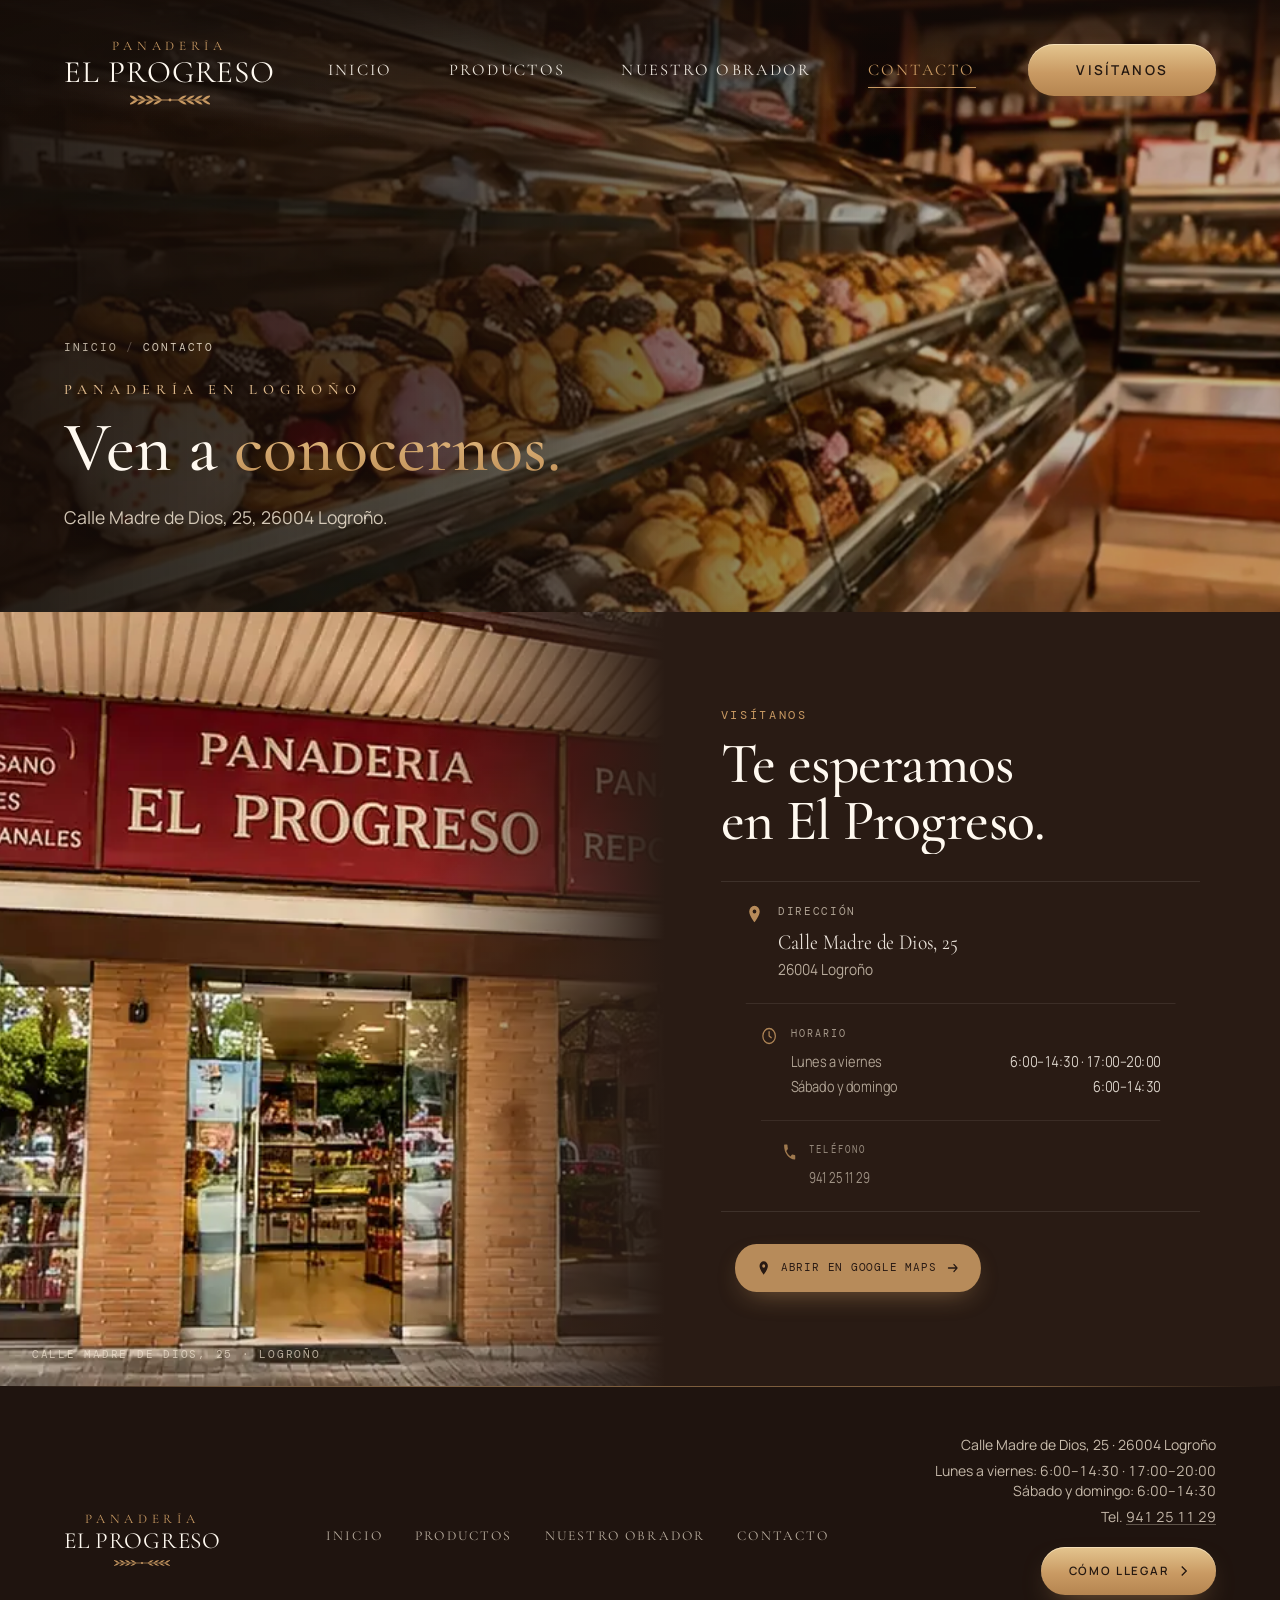
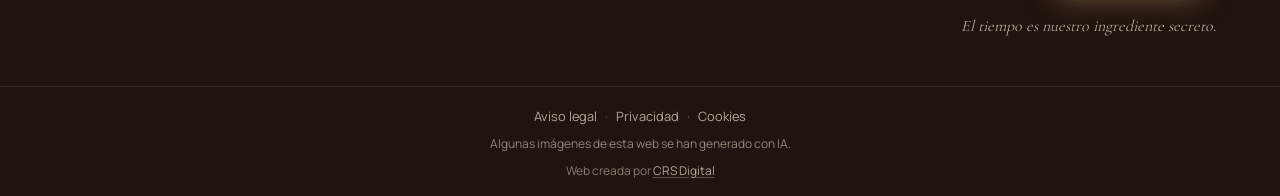
<file: contacto/index.html>
<!DOCTYPE html><!--z5leIse2_fvXZUEgw_bQr--><html lang="es-ES"><head><meta charSet="utf-8"/><meta name="viewport" content="width=device-width, initial-scale=1"/><link rel="preload" as="image" imageSrcSet="/images/vitrina-720.webp 720w, /images/vitrina.webp 1400w" imageSizes="100vw"/><link rel="stylesheet" href="/_next/static/css/2284d055bfaa5472.css" data-precedence="next"/><link rel="preload" as="script" fetchPriority="low" href="/_next/static/chunks/webpack-b9d9671f72938aae.js"/><script src="/_next/static/chunks/4bd1b696-c023c6e3521b1417.js" async=""></script><script src="/_next/static/chunks/255-1f92380adbc6ec99.js" async=""></script><script src="/_next/static/chunks/main-app-a3cda71733722191.js" async=""></script><script src="/_next/static/chunks/c15bf2b0-52e8419f34af26ab.js" async=""></script><script src="/_next/static/chunks/293-672134d91c6947cc.js" async=""></script><script src="/_next/static/chunks/691-0249259bc89ee225.js" async=""></script><script src="/_next/static/chunks/516-4a3cc38caed1e884.js" async=""></script><script src="/_next/static/chunks/app/contacto/page-b0eedb2a535da5d8.js" async=""></script><meta name="theme-color" content="#291b14"/><title>Horario, teléfono y dirección | Panadería El Progreso, Logroño</title><meta name="description" content="Panadería El Progreso: Calle Madre de Dios, 25, 26004 Logroño. Tel. 941 25 11 29. Abierto todos los días desde las 6:00; de lunes a viernes también por la tarde."/><meta name="robots" content="index, follow"/><link rel="canonical" href="https://panaderiaelprogreso.es/contacto/"/><meta property="og:title" content="Horario, teléfono y dirección | Panadería El Progreso, Logroño"/><meta property="og:description" content="Panadería El Progreso: Calle Madre de Dios, 25, 26004 Logroño. Tel. 941 25 11 29. Abierto todos los días desde las 6:00; de lunes a viernes también por la tarde."/><meta property="og:url" content="https://panaderiaelprogreso.es/contacto/"/><meta property="og:site_name" content="Panadería El Progreso"/><meta property="og:locale" content="es_ES"/><meta property="og:image" content="https://panaderiaelprogreso.es/images/og-fachada.jpg"/><meta property="og:image:width" content="1200"/><meta property="og:image:height" content="630"/><meta property="og:image:alt" content="Fachada de Panadería El Progreso en la calle Madre de Dios, Logroño"/><meta property="og:type" content="website"/><meta name="twitter:card" content="summary_large_image"/><meta name="twitter:title" content="Horario, teléfono y dirección | Panadería El Progreso, Logroño"/><meta name="twitter:description" content="Panadería El Progreso: Calle Madre de Dios, 25, 26004 Logroño. Tel. 941 25 11 29. Abierto todos los días desde las 6:00; de lunes a viernes también por la tarde."/><meta name="twitter:image" content="https://panaderiaelprogreso.es/images/og-fachada.jpg"/><link rel="icon" href="/favicon.svg"/><script>(function(){var m=location.hash.match(/^#\/(productos|obrador|contacto)?$/);if(m)location.replace("/"+(m[1]?m[1]+"/":""));})();</script><script src="/_next/static/chunks/polyfills-42372ed130431b0a.js" noModule=""></script></head><body><div hidden=""><!--$--><!--/$--></div><a href="#contenido" class="sr-only focus:not-sr-only focus:fixed focus:left-4 focus:top-4 focus:z-[100] focus:rounded-full focus:bg-marfil focus:px-4 focus:py-2 focus:text-espresso">Saltar al contenido</a><div aria-hidden="true" class="pointer-events-none fixed inset-x-0 top-0 z-[60] h-[2px]"><div id="scroll-progress" class="h-full origin-left scale-x-0 bg-caramelo"></div></div><header class="fixed inset-x-0 top-0 z-50 transition-all duration-500 py-5 md:py-8"><nav class="mx-auto grid max-w-[1560px] grid-cols-[auto_1fr_auto] items-center gap-4 px-5 md:px-10 lg:px-16" aria-label="Principal"><a href="/" aria-label="Panadería El Progreso, inicio" class="justify-self-start"><span class="inline-flex flex-col items-center leading-none "><span class="font-serif text-[0.72rem] tracking-[0.36em] text-caramelo md:text-[0.82rem] overflow-hidden transition-all duration-500 max-h-6 opacity-100">PANADERÍA</span><span class="font-serif tracking-[0.03em] text-marfil mt-1 text-[1.7rem] md:text-[1.95rem]">EL PROGRESO</span><svg viewBox="0 0 80 14" fill="currentColor" class="mt-1 text-caramelo h-3.5 w-[4.4rem] md:h-4 md:w-[5rem] overflow-hidden transition-all duration-500 max-h-6 opacity-100" aria-hidden="true"><path d="M4 7h72" stroke="currentColor" stroke-width="0.9" stroke-linecap="round"></path><g><path d="M32 7q-4.2-4.8-8.6-4.4q2.6 4 8.6 4.4z"></path><path d="M32 7q-4.2 4.8-8.6 4.4q2.6-4 8.6-4.4z"></path><path d="M48 7q4.2-4.8 8.6-4.4q-2.6 4-8.6 4.4z"></path><path d="M48 7q4.2 4.8 8.6 4.4q-2.6-4-8.6-4.4z"></path></g><g><path d="M24 7q-4.2-4.8-8.6-4.4q2.6 4 8.6 4.4z"></path><path d="M24 7q-4.2 4.8-8.6 4.4q2.6-4 8.6-4.4z"></path><path d="M56 7q4.2-4.8 8.6-4.4q-2.6 4-8.6 4.4z"></path><path d="M56 7q4.2 4.8 8.6 4.4q-2.6-4-8.6-4.4z"></path></g><g><path d="M16 7q-4.2-4.8-8.6-4.4q2.6 4 8.6 4.4z"></path><path d="M16 7q-4.2 4.8-8.6 4.4q2.6-4 8.6-4.4z"></path><path d="M64 7q4.2-4.8 8.6-4.4q-2.6 4-8.6 4.4z"></path><path d="M64 7q4.2 4.8 8.6 4.4q-2.6-4-8.6-4.4z"></path></g><g><path d="M8 7q-4.2-4.8-8.6-4.4q2.6 4 8.6 4.4z"></path><path d="M8 7q-4.2 4.8-8.6 4.4q2.6-4 8.6-4.4z"></path><path d="M72 7q4.2-4.8 8.6-4.4q-2.6 4-8.6 4.4z"></path><path d="M72 7q4.2 4.8 8.6 4.4q-2.6-4-8.6-4.4z"></path></g><circle cx="40" cy="7" r="1.4"></circle></svg></span></a><ul class="hidden items-center justify-center gap-10 lg:flex xl:gap-14"><li><a href="/" class="group relative font-serif text-[1.02rem] uppercase tracking-[0.14em] transition-colors text-marfil/90 hover:text-marfil">Inicio<span class="absolute -bottom-2 left-0 h-px bg-caramelo transition-all duration-500 w-0 group-hover:w-full"></span></a></li><li><a href="/productos/" class="group relative font-serif text-[1.02rem] uppercase tracking-[0.14em] transition-colors text-marfil/90 hover:text-marfil">Productos<span class="absolute -bottom-2 left-0 h-px bg-caramelo transition-all duration-500 w-0 group-hover:w-full"></span></a></li><li><a href="/obrador/" class="group relative font-serif text-[1.02rem] uppercase tracking-[0.14em] transition-colors text-marfil/90 hover:text-marfil">Nuestro obrador<span class="absolute -bottom-2 left-0 h-px bg-caramelo transition-all duration-500 w-0 group-hover:w-full"></span></a></li><li><a href="/contacto/" aria-current="page" class="group relative font-serif text-[1.02rem] uppercase tracking-[0.14em] transition-colors text-caramelo">Contacto<span class="absolute -bottom-2 left-0 h-px bg-caramelo transition-all duration-500 w-full"></span></a></li></ul><div class="flex items-center gap-3 justify-self-end"><a href="/contacto/" class="btn btn-gold hidden !min-h-[3.25rem] !px-12 !text-[0.85rem] lg:inline-flex">Visítanos</a><button type="button" class="relative -mr-2 flex h-11 w-11 items-center justify-center lg:hidden" aria-label="Abrir menú" aria-expanded="false" aria-controls="menu-movil"><span class="absolute h-[1.5px] w-6 bg-marfil transition-transform duration-300 -translate-y-[7px]"></span><span class="absolute h-[1.5px] w-6 bg-marfil transition-opacity duration-300 opacity-100"></span><span class="absolute h-[1.5px] w-6 bg-marfil transition-transform duration-300 translate-y-[7px]"></span></button></div></nav></header><div id="menu-movil" hidden="" class="grain fixed inset-0 z-[45] flex flex-col justify-between bg-espresso px-6 pb-10 pt-32 lg:hidden"><ul class="space-y-2"><li class="overflow-hidden"><a data-item="true" href="/" class="flex items-baseline gap-4 py-1 font-serif text-[2.6rem] leading-tight text-marfil"><span class="font-mono text-xs text-caramelo">0<!-- -->1</span>Inicio</a></li><li class="overflow-hidden"><a data-item="true" href="/productos/" class="flex items-baseline gap-4 py-1 font-serif text-[2.6rem] leading-tight text-marfil"><span class="font-mono text-xs text-caramelo">0<!-- -->2</span>Productos</a></li><li class="overflow-hidden"><a data-item="true" href="/obrador/" class="flex items-baseline gap-4 py-1 font-serif text-[2.6rem] leading-tight text-marfil"><span class="font-mono text-xs text-caramelo">0<!-- -->3</span>Nuestro obrador</a></li><li class="overflow-hidden"><a data-item="true" href="/contacto/" aria-current="page" class="flex items-baseline gap-4 py-1 font-serif text-[2.6rem] leading-tight text-caramelo"><span class="font-mono text-xs text-caramelo">0<!-- -->4</span>Contacto</a></li></ul><div data-item="true" class="space-y-5"><p class="font-serif text-xl italic text-crema/80">El tiempo es nuestro ingrediente secreto.</p><a href="/contacto/" class="btn btn-gold w-full justify-center">Visítanos</a></div></div><main id="contenido"><section class="relative flex min-h-[62svh] items-end overflow-hidden bg-[#140c08] text-marfil md:min-h-[68vh]"><img data-ph-img="true" src="/images/vitrina.webp" srcSet="/images/vitrina-720.webp 720w, /images/vitrina.webp 1400w" sizes="100vw" alt="" aria-hidden="true" class="absolute inset-0 h-full w-full object-cover will-change-transform" style="object-position:35% 50%"/><div aria-hidden="true" class="absolute inset-0 bg-[linear-gradient(90deg,rgba(20,12,8,0.92)_0%,rgba(20,12,8,0.7)_40%,rgba(20,12,8,0.25)_75%)] max-md:bg-[linear-gradient(0deg,#140c08_0%,rgba(20,12,8,0.85)_45%,rgba(20,12,8,0.35)_100%)]"></div><div aria-hidden="true" class="absolute inset-x-0 top-0 h-36 bg-[linear-gradient(180deg,rgba(20,12,8,0.8),transparent)]"></div><div class="relative z-10 mx-auto w-full max-w-[1560px] px-5 pb-12 pt-36 md:px-10 md:pb-20 lg:px-16"><nav data-ph-item="true" aria-label="Ruta" class="font-mono text-[0.68rem] uppercase tracking-[0.18em] text-crema/75"><a href="/" class="hover:text-caramelo">Inicio</a><span class="mx-2 text-crema/30">/</span><span class="text-crema/85">Contacto</span></nav><h1><span data-ph-item="true" class="mt-6 block font-serif text-[0.82rem] font-medium leading-normal tracking-[0.42em] text-caramelo-claro md:text-[0.9rem]">PANADERÍA EN LOGROÑO</span> <span data-ph-item="true" class="mt-3 block max-w-[18ch] font-serif text-[2.7rem] font-medium leading-[1] md:text-[4.4rem]">Ven a<!-- --> <span class="text-gold">conocernos.</span></span></h1><p data-ph-item="true" class="mt-5 max-w-[34rem] text-[1.02rem] leading-relaxed text-crema/85 md:text-[1.1rem]">Calle Madre de Dios, 25, 26004 Logroño.</p></div></section><section id="contacto" class="relative bg-espresso text-marfil"><div data-hide-fab="true" class="bg-espresso md:hidden"><div class="relative aspect-[4/3.2] overflow-hidden"><img src="/images/fachada-720.webp" srcSet="/images/fachada-720.webp 720w, /images/fachada.webp 1400w" sizes="100vw" alt="Fachada de Panadería El Progreso" loading="lazy" decoding="async" class="h-full w-full object-cover object-[50%_30%]"/></div><div class="relative -mt-8 rounded-t-[24px] bg-crema px-6 pb-12 pt-8 text-tinta"><p class="font-serif text-[0.8rem] tracking-[0.34em] font-medium text-tostado">VISÍTANOS</p><h2 class="mt-3 font-serif text-[2.4rem] font-medium leading-[1.02]">Te esperamos<!-- --> <br/>en nuestra tienda.</h2><p class="mt-3 font-serif text-[1.1rem] leading-snug text-tinta-suave">Ven a descubrir nuestros productos recién hechos.</p><dl class="mt-7 space-y-5"><div class="flex gap-4"><dt class="text-tostado"><svg viewBox="0 0 24 24" class="h-6 w-6" fill="none" stroke="currentColor" stroke-width="1.4" aria-hidden="true"><path d="M12 21s-7-7.2-7-12a7 7 0 0 1 14 0c0 4.8-7 12-7 12z"></path><circle cx="12" cy="9" r="2.5"></circle></svg><span class="sr-only">Dirección</span></dt><dd><p class="font-serif text-[1.2rem] leading-tight">Dirección</p><p class="mt-0.5 text-[0.95rem] text-tinta-suave">Calle Madre de Dios, 25<!-- -->, <!-- -->26004<!-- --> <!-- -->Logroño</p></dd></div><div class="flex gap-4"><dt class="text-tostado"><svg viewBox="0 0 24 24" class="h-6 w-6" fill="none" stroke="currentColor" stroke-width="1.4" aria-hidden="true"><circle cx="12" cy="12" r="9"></circle><path d="M12 7v5l3 2"></path></svg><span class="sr-only">Horario</span></dt><dd><p class="font-serif text-[1.2rem] leading-tight">Horario</p><p class="mt-0.5 text-[0.95rem] text-tinta-suave">Lunes a viernes<!-- -->: <!-- -->6:00–14:30 · 17:00–20:00</p><p class="mt-0.5 text-[0.95rem] text-tinta-suave">Sábado y domingo<!-- -->: <!-- -->6:00–14:30</p></dd></div><div class="flex gap-4"><dt class="text-tostado"><svg viewBox="0 0 24 24" class="h-6 w-6" fill="none" stroke="currentColor" stroke-width="1.4" aria-hidden="true"><path d="M5 4h4l1.5 4.5-2.3 1.4a11 11 0 0 0 5.9 5.9l1.4-2.3L20 15v4a1.5 1.5 0 0 1-1.6 1.5A16.5 16.5 0 0 1 3.5 5.6 1.5 1.5 0 0 1 5 4z"></path></svg><span class="sr-only">Teléfono</span></dt><dd><p class="font-serif text-[1.2rem] leading-tight">Teléfono</p><a href="tel:+34941251129" class="mt-0.5 block text-[0.95rem] text-tostado underline underline-offset-4">941 25 11 29</a></dd></div></dl><a href="https://www.google.com/maps/dir/?api=1&amp;destination=Panader%C3%ADa%20El%20Progreso%2C%20Calle%20Madre%20de%20Dios%2C%2025%2C%2026004%20Logro%C3%B1o" target="_blank" rel="noopener noreferrer" class="btn btn-gold mt-8 w-full justify-center !min-h-[3.4rem]">Cómo llegar<svg viewBox="0 0 10 16" class="h-3.5 w-2.5" fill="none" stroke="currentColor" stroke-width="1.8" aria-hidden="true"><path d="M2 2l6 6-6 6"></path></svg></a></div></div><div class="mx-auto hidden max-w-[1440px] md:grid lg:min-h-[86vh] lg:grid-cols-[1.08fr_1fr]"><div class="relative aspect-[4/3] overflow-hidden lg:aspect-auto"><img src="/images/fachada.webp" srcSet="/images/fachada-720.webp 720w, /images/fachada.webp 1400w" sizes="(max-width: 1023px) 100vw, 54vw" alt="Fachada de Panadería El Progreso con su rótulo granate" loading="lazy" decoding="async" class="h-full w-full object-cover object-[50%_40%]"/><div aria-hidden="true" class="absolute inset-0 bg-[linear-gradient(0deg,#291b14_0%,rgba(41,27,20,0.2)_35%,rgba(41,27,20,0)_60%)] lg:bg-[linear-gradient(90deg,rgba(41,27,20,0)_62%,#291b14_100%)]"></div><p class="absolute bottom-4 left-5 font-mono text-[0.68rem] uppercase tracking-[0.16em] text-crema/70 lg:bottom-6 lg:left-8">Calle Madre de Dios, 25<!-- --> · <!-- -->Logroño</p></div><div class="relative flex flex-col justify-center px-5 pb-14 pt-8 md:px-12 lg:py-20 lg:pl-14 lg:pr-20"><div class=""><p data-reveal="true" class="eyebrow text-caramelo">Visítanos</p></div><h2 class="display mt-3 text-[2.4rem] md:text-[3.2rem] lg:text-[3.6rem]" aria-label="Te esperamos en El Progreso."><span class="block" aria-hidden="true"><span class="split-word"><span>Te<!-- --> </span></span><span class="split-word"><span>esperamos<!-- --> </span></span></span><span class="block" aria-hidden="true"><span class="split-word"><span>en<!-- --> </span></span><span class="split-word"><span>El<!-- --> </span></span><span class="split-word"><span>Progreso.<!-- --> </span></span></span></h2><div class="mt-8 divide-y divide-marfil/10 border-y border-marfil/10"><div data-reveal="true" class="flex gap-4 py-5"><span class="mt-0.5 text-caramelo"><svg viewBox="0 0 24 24" fill="currentColor" class="h-5 w-5"><path d="M12 2a7 7 0 0 0-7 7c0 5.2 7 13 7 13s7-7.8 7-13a7 7 0 0 0-7-7Zm0 9.5A2.5 2.5 0 1 1 12 6.5a2.5 2.5 0 0 1 0 5Z"></path></svg></span><div class="min-w-0 flex-1"><p class="eyebrow text-crema/75">Dirección</p><div class="mt-2 text-[0.95rem] leading-relaxed text-crema/80"><span class="font-serif text-[1.35rem] leading-snug text-marfil">Calle Madre de Dios, 25</span><span class="block">26004<!-- --> <!-- -->Logroño</span></div></div></div><div data-reveal="true" class="flex gap-4 py-5"><span class="mt-0.5 text-caramelo"><svg viewBox="0 0 24 24" fill="none" stroke="currentColor" stroke-width="1.8" stroke-linecap="round" stroke-linejoin="round" class="h-5 w-5"><circle cx="12" cy="12" r="9"></circle><path d="M12 7v5l3 2"></path></svg></span><div class="min-w-0 flex-1"><p class="eyebrow text-crema/75">Horario</p><div class="mt-2 text-[0.95rem] leading-relaxed text-crema/80"><span class="flex justify-between gap-6 tabular-nums"><span class="shrink-0">Lunes a viernes</span><span class="text-right text-marfil">6:00–14:30 · 17:00–20:00</span></span><span class="flex justify-between gap-6 tabular-nums"><span class="shrink-0">Sábado y domingo</span><span class="text-right text-marfil">6:00–14:30</span></span></div></div></div><div data-reveal="true" class="flex gap-4 py-5"><span class="mt-0.5 text-caramelo"><svg viewBox="0 0 24 24" fill="currentColor" class="h-5 w-5"><path d="M6.6 10.8a15.1 15.1 0 0 0 6.6 6.6l2.2-2.2a1 1 0 0 1 1-.25 11.4 11.4 0 0 0 3.6.57 1 1 0 0 1 1 1V20a1 1 0 0 1-1 1A17 17 0 0 1 3 4a1 1 0 0 1 1-1h3.5a1 1 0 0 1 1 1c0 1.25.2 2.45.57 3.57a1 1 0 0 1-.25 1L6.6 10.8Z"></path></svg></span><div class="min-w-0 flex-1"><p class="eyebrow text-crema/75">Teléfono</p><div class="mt-2 text-[0.95rem] leading-relaxed text-crema/80"><a href="tel:+34941251129" class="underline-offset-4 hover:underline">941 25 11 29</a></div></div></div></div><div class="mt-8 flex flex-wrap items-center gap-3"><a data-reveal="true" href="https://www.google.com/maps/dir/?api=1&amp;destination=Panader%C3%ADa%20El%20Progreso%2C%20Calle%20Madre%20de%20Dios%2C%2025%2C%2026004%20Logro%C3%B1o" target="_blank" rel="noopener noreferrer" class="btn btn-primary"><svg viewBox="0 0 24 24" fill="currentColor" class="h-4 w-4"><path d="M12 2a7 7 0 0 0-7 7c0 5.2 7 13 7 13s7-7.8 7-13a7 7 0 0 0-7-7Zm0 9.5A2.5 2.5 0 1 1 12 6.5a2.5 2.5 0 0 1 0 5Z"></path></svg> Abrir en Google Maps <svg viewBox="0 0 16 16" fill="none" stroke="currentColor" stroke-width="1.5" stroke-linecap="round" stroke-linejoin="round" class="h-3.5 w-3.5"><path d="M2 8h11M9 4l4 4-4 4"></path></svg></a></div></div></div></section></main><footer data-hide-fab="true" class="relative bg-[#1f140f] text-marfil"><div aria-hidden="true" class="h-px bg-[linear-gradient(90deg,transparent,rgba(201,154,99,0.55)_20%,rgba(201,154,99,0.55)_80%,transparent)]"></div><div class="mx-auto grid max-w-[1560px] gap-9 px-6 pb-10 pt-12 text-center md:grid-cols-[auto_1fr_auto] md:items-center md:gap-10 md:px-12 md:py-12 md:text-left lg:px-16"><a href="/" aria-label="Panadería El Progreso, inicio" class="justify-self-center md:justify-self-start"><span class="inline-flex flex-col items-center leading-none "><span class="font-serif text-[0.72rem] tracking-[0.36em] text-caramelo md:text-[0.82rem] overflow-hidden transition-all duration-500 max-h-6 opacity-100">PANADERÍA</span><span class="font-serif tracking-[0.03em] text-marfil mt-1 text-[1.3rem] md:text-[1.45rem]">EL PROGRESO</span><svg viewBox="0 0 80 14" fill="currentColor" class="mt-1 text-caramelo h-2.5 w-14 overflow-hidden transition-all duration-500 max-h-6 opacity-100" aria-hidden="true"><path d="M4 7h72" stroke="currentColor" stroke-width="0.9" stroke-linecap="round"></path><g><path d="M32 7q-4.2-4.8-8.6-4.4q2.6 4 8.6 4.4z"></path><path d="M32 7q-4.2 4.8-8.6 4.4q2.6-4 8.6-4.4z"></path><path d="M48 7q4.2-4.8 8.6-4.4q-2.6 4-8.6 4.4z"></path><path d="M48 7q4.2 4.8 8.6 4.4q-2.6-4-8.6-4.4z"></path></g><g><path d="M24 7q-4.2-4.8-8.6-4.4q2.6 4 8.6 4.4z"></path><path d="M24 7q-4.2 4.8-8.6 4.4q2.6-4 8.6-4.4z"></path><path d="M56 7q4.2-4.8 8.6-4.4q-2.6 4-8.6 4.4z"></path><path d="M56 7q4.2 4.8 8.6 4.4q-2.6-4-8.6-4.4z"></path></g><g><path d="M16 7q-4.2-4.8-8.6-4.4q2.6 4 8.6 4.4z"></path><path d="M16 7q-4.2 4.8-8.6 4.4q2.6-4 8.6-4.4z"></path><path d="M64 7q4.2-4.8 8.6-4.4q-2.6 4-8.6 4.4z"></path><path d="M64 7q4.2 4.8 8.6 4.4q-2.6-4-8.6-4.4z"></path></g><g><path d="M8 7q-4.2-4.8-8.6-4.4q2.6 4 8.6 4.4z"></path><path d="M8 7q-4.2 4.8-8.6 4.4q2.6-4 8.6-4.4z"></path><path d="M72 7q4.2-4.8 8.6-4.4q-2.6 4-8.6 4.4z"></path><path d="M72 7q4.2 4.8 8.6 4.4q-2.6-4-8.6-4.4z"></path></g><circle cx="40" cy="7" r="1.4"></circle></svg></span></a><nav aria-label="Pie de página" class="mx-auto grid w-full max-w-[340px] grid-cols-2 gap-x-3 gap-y-3.5 whitespace-nowrap font-serif text-[0.82rem] uppercase tracking-[0.1em] md:text-[0.85rem] md:tracking-[0.16em] text-crema/75 md:flex md:max-w-none md:flex-wrap md:justify-center md:gap-x-8"><a href="/" class="py-1 transition-colors hover:text-caramelo">Inicio</a><a href="/productos/" class="py-1 transition-colors hover:text-caramelo">Productos</a><a href="/obrador/" class="py-1 transition-colors hover:text-caramelo">Nuestro obrador</a><a href="/contacto/" class="py-1 transition-colors hover:text-caramelo">Contacto</a></nav><div class="mx-auto w-full max-w-[320px] text-[0.95rem] md:text-sm text-crema/78 md:mx-0 md:w-auto md:max-w-none md:text-right"><p class="text-crema/80">Calle Madre de Dios, 25<!-- --> · <!-- -->26004<!-- --> <!-- -->Logroño</p><p class="mt-1.5"><span class="block">Lunes a viernes<!-- -->: <span class="tabular-nums">6:00–14:30 · 17:00–20:00</span></span><span class="block">Sábado y domingo<!-- -->: <span class="tabular-nums">6:00–14:30</span></span></p><p class="mt-1.5">Tel.<!-- --> <a href="tel:+34941251129" class="tabular-nums underline decoration-crema/30 underline-offset-2 hover:text-caramelo">941 25 11 29</a></p><a href="https://www.google.com/maps/dir/?api=1&amp;destination=Panader%C3%ADa%20El%20Progreso%2C%20Calle%20Madre%20de%20Dios%2C%2025%2C%2026004%20Logro%C3%B1o" target="_blank" rel="noopener noreferrer" class="btn btn-gold mt-5 w-full justify-center !min-h-[3rem] !px-7 !text-[0.72rem] md:w-auto">Cómo llegar<svg viewBox="0 0 10 16" class="h-3 w-2" fill="none" stroke="currentColor" stroke-width="1.8" aria-hidden="true"><path d="M2 2l6 6-6 6"></path></svg></a><p class="mt-5 font-serif text-[1rem] italic text-crema/70">El tiempo es nuestro ingrediente secreto.</p></div></div><div class="border-t border-marfil/10 px-6 pb-[calc(1rem+env(safe-area-inset-bottom,0px))] pt-5 text-center"><nav aria-label="Textos legales" class="text-[0.8rem] text-crema/70"><span><a href="/aviso-legal/" class="transition-colors hover:text-caramelo">Aviso legal</a></span><span><span class="px-2 text-crema/30">·</span><a href="/privacidad/" class="transition-colors hover:text-caramelo">Privacidad</a></span><span><span class="px-2 text-crema/30">·</span><a href="/cookies/" class="transition-colors hover:text-caramelo">Cookies</a></span></nav><p class="mx-auto mt-2 max-w-[34rem] text-[0.75rem] leading-relaxed text-crema/55">Algunas imágenes de esta web se han generado con IA.</p><p class="mt-2 text-[0.72rem] text-crema/50 md:text-[0.75rem]">Web creada por<!-- --> <a href="https://crsdigital.es" target="_blank" rel="noopener" class="text-crema/70 underline decoration-crema/30 underline-offset-2 transition-colors hover:text-caramelo">CRS Digital</a></p></div></footer><!--$--><!--/$--><script type="application/ld+json">{"@context":"https://schema.org","@type":"Bakery","@id":"https://panaderiaelprogreso.es/#panaderia","name":"Panadería El Progreso","url":"https://panaderiaelprogreso.es/","image":["https://panaderiaelprogreso.es/images/fachada-1x1.jpg","https://panaderiaelprogreso.es/images/fachada-4x3.jpg","https://panaderiaelprogreso.es/images/fachada-16x9.jpg"],"telephone":"+34 941 25 11 29","servesCuisine":"Panadería y repostería","address":{"@type":"PostalAddress","streetAddress":"Calle Madre de Dios, 25","postalCode":"26004","addressLocality":"Logroño","addressRegion":"La Rioja","addressCountry":"ES"},"hasMap":"https://www.google.com/maps/dir/?api=1&destination=Panader%C3%ADa%20El%20Progreso%2C%20Calle%20Madre%20de%20Dios%2C%2025%2C%2026004%20Logro%C3%B1o","openingHoursSpecification":[{"@type":"OpeningHoursSpecification","dayOfWeek":["Monday","Tuesday","Wednesday","Thursday","Friday"],"opens":"06:00","closes":"14:30"},{"@type":"OpeningHoursSpecification","dayOfWeek":["Monday","Tuesday","Wednesday","Thursday","Friday"],"opens":"17:00","closes":"20:00"},{"@type":"OpeningHoursSpecification","dayOfWeek":["Saturday","Sunday"],"opens":"06:00","closes":"14:30"}]}</script><script src="/_next/static/chunks/webpack-b9d9671f72938aae.js" id="_R_" async=""></script><script>(self.__next_f=self.__next_f||[]).push([0])</script><script>self.__next_f.push([1,"1:\"$Sreact.fragment\"\n3:I[9766,[],\"\"]\n4:I[8924,[],\"\"]\n6:I[4431,[],\"OutletBoundary\"]\n8:I[5278,[],\"AsyncMetadataOutlet\"]\na:I[4431,[],\"ViewportBoundary\"]\nc:I[4431,[],\"MetadataBoundary\"]\nd:\"$Sreact.suspense\"\nf:I[7150,[],\"\"]\n:HL[\"/_next/static/css/2284d055bfaa5472.css\",\"style\"]\n"])</script><script>self.__next_f.push([1,"0:{\"P\":null,\"b\":\"z5leIse2_fvXZUEgw_bQr\",\"p\":\"\",\"c\":[\"\",\"contacto\",\"\"],\"i\":false,\"f\":[[[\"\",{\"children\":[\"contacto\",{\"children\":[\"__PAGE__\",{}]}]},\"$undefined\",\"$undefined\",true],[\"\",[\"$\",\"$1\",\"c\",{\"children\":[[[\"$\",\"link\",\"0\",{\"rel\":\"stylesheet\",\"href\":\"/_next/static/css/2284d055bfaa5472.css\",\"precedence\":\"next\",\"crossOrigin\":\"$undefined\",\"nonce\":\"$undefined\"}]],\"$L2\"]}],{\"children\":[\"contacto\",[\"$\",\"$1\",\"c\",{\"children\":[null,[\"$\",\"$L3\",null,{\"parallelRouterKey\":\"children\",\"error\":\"$undefined\",\"errorStyles\":\"$undefined\",\"errorScripts\":\"$undefined\",\"template\":[\"$\",\"$L4\",null,{}],\"templateStyles\":\"$undefined\",\"templateScripts\":\"$undefined\",\"notFound\":\"$undefined\",\"forbidden\":\"$undefined\",\"unauthorized\":\"$undefined\"}]]}],{\"children\":[\"__PAGE__\",[\"$\",\"$1\",\"c\",{\"children\":[\"$L5\",null,[\"$\",\"$L6\",null,{\"children\":[\"$L7\",[\"$\",\"$L8\",null,{\"promise\":\"$@9\"}]]}]]}],{},null,false]},null,false]},null,false],[\"$\",\"$1\",\"h\",{\"children\":[null,[[\"$\",\"$La\",null,{\"children\":\"$Lb\"}],null],[\"$\",\"$Lc\",null,{\"children\":[\"$\",\"div\",null,{\"hidden\":true,\"children\":[\"$\",\"$d\",null,{\"fallback\":null,\"children\":\"$Le\"}]}]}]]}],false]],\"m\":\"$undefined\",\"G\":[\"$f\",[]],\"s\":false,\"S\":true}\n"])</script><script>self.__next_f.push([1,"11:I[6684,[\"592\",\"static/chunks/c15bf2b0-52e8419f34af26ab.js\",\"293\",\"static/chunks/293-672134d91c6947cc.js\",\"691\",\"static/chunks/691-0249259bc89ee225.js\",\"516\",\"static/chunks/516-4a3cc38caed1e884.js\",\"570\",\"static/chunks/app/contacto/page-b0eedb2a535da5d8.js\"],\"Site\"]\n10:T48f,"])</script><script>self.__next_f.push([1,"{\"@context\":\"https://schema.org\",\"@type\":\"Bakery\",\"@id\":\"https://panaderiaelprogreso.es/#panaderia\",\"name\":\"Panadería El Progreso\",\"url\":\"https://panaderiaelprogreso.es/\",\"image\":[\"https://panaderiaelprogreso.es/images/fachada-1x1.jpg\",\"https://panaderiaelprogreso.es/images/fachada-4x3.jpg\",\"https://panaderiaelprogreso.es/images/fachada-16x9.jpg\"],\"telephone\":\"+34 941 25 11 29\",\"servesCuisine\":\"Panadería y repostería\",\"address\":{\"@type\":\"PostalAddress\",\"streetAddress\":\"Calle Madre de Dios, 25\",\"postalCode\":\"26004\",\"addressLocality\":\"Logroño\",\"addressRegion\":\"La Rioja\",\"addressCountry\":\"ES\"},\"hasMap\":\"https://www.google.com/maps/dir/?api=1\u0026destination=Panader%C3%ADa%20El%20Progreso%2C%20Calle%20Madre%20de%20Dios%2C%2025%2C%2026004%20Logro%C3%B1o\",\"openingHoursSpecification\":[{\"@type\":\"OpeningHoursSpecification\",\"dayOfWeek\":[\"Monday\",\"Tuesday\",\"Wednesday\",\"Thursday\",\"Friday\"],\"opens\":\"06:00\",\"closes\":\"14:30\"},{\"@type\":\"OpeningHoursSpecification\",\"dayOfWeek\":[\"Monday\",\"Tuesday\",\"Wednesday\",\"Thursday\",\"Friday\"],\"opens\":\"17:00\",\"closes\":\"20:00\"},{\"@type\":\"OpeningHoursSpecification\",\"dayOfWeek\":[\"Saturday\",\"Sunday\"],\"opens\":\"06:00\",\"closes\":\"14:30\"}]}"])</script><script>self.__next_f.push([1,"2:[\"$\",\"html\",null,{\"lang\":\"es-ES\",\"children\":[[\"$\",\"head\",null,{\"children\":[\"$\",\"script\",null,{\"dangerouslySetInnerHTML\":{\"__html\":\"(function(){var m=location.hash.match(/^#\\\\/(productos|obrador|contacto)?$/);if(m)location.replace(\\\"/\\\"+(m[1]?m[1]+\\\"/\\\":\\\"\\\"));})();\"}}]}],[\"$\",\"body\",null,{\"children\":[[\"$\",\"a\",null,{\"href\":\"#contenido\",\"className\":\"sr-only focus:not-sr-only focus:fixed focus:left-4 focus:top-4 focus:z-[100] focus:rounded-full focus:bg-marfil focus:px-4 focus:py-2 focus:text-espresso\",\"children\":\"Saltar al contenido\"}],[\"$\",\"$L3\",null,{\"parallelRouterKey\":\"children\",\"error\":\"$undefined\",\"errorStyles\":\"$undefined\",\"errorScripts\":\"$undefined\",\"template\":[\"$\",\"$L4\",null,{}],\"templateStyles\":\"$undefined\",\"templateScripts\":\"$undefined\",\"notFound\":[[[\"$\",\"title\",null,{\"children\":\"404: This page could not be found.\"}],[\"$\",\"div\",null,{\"style\":{\"fontFamily\":\"system-ui,\\\"Segoe UI\\\",Roboto,Helvetica,Arial,sans-serif,\\\"Apple Color Emoji\\\",\\\"Segoe UI Emoji\\\"\",\"height\":\"100vh\",\"textAlign\":\"center\",\"display\":\"flex\",\"flexDirection\":\"column\",\"alignItems\":\"center\",\"justifyContent\":\"center\"},\"children\":[\"$\",\"div\",null,{\"children\":[[\"$\",\"style\",null,{\"dangerouslySetInnerHTML\":{\"__html\":\"body{color:#000;background:#fff;margin:0}.next-error-h1{border-right:1px solid rgba(0,0,0,.3)}@media (prefers-color-scheme:dark){body{color:#fff;background:#000}.next-error-h1{border-right:1px solid rgba(255,255,255,.3)}}\"}}],[\"$\",\"h1\",null,{\"className\":\"next-error-h1\",\"style\":{\"display\":\"inline-block\",\"margin\":\"0 20px 0 0\",\"padding\":\"0 23px 0 0\",\"fontSize\":24,\"fontWeight\":500,\"verticalAlign\":\"top\",\"lineHeight\":\"49px\"},\"children\":404}],[\"$\",\"div\",null,{\"style\":{\"display\":\"inline-block\"},\"children\":[\"$\",\"h2\",null,{\"style\":{\"fontSize\":14,\"fontWeight\":400,\"lineHeight\":\"49px\",\"margin\":0},\"children\":\"This page could not be found.\"}]}]]}]}]],[]],\"forbidden\":\"$undefined\",\"unauthorized\":\"$undefined\"}],[\"$\",\"script\",null,{\"type\":\"application/ld+json\",\"dangerouslySetInnerHTML\":{\"__html\":\"$10\"}}]]}]]}]\n"])</script><script>self.__next_f.push([1,"5:[\"$\",\"$L11\",null,{\"page\":\"contacto\",\"content\":{\"settings\":{\"name\":\"Panadería El Progreso\",\"address\":\"Calle Madre de Dios, 25\",\"postalCode\":\"26004\",\"city\":\"Logroño\",\"phone\":\"941 25 11 29\",\"whatsapp\":\"\",\"instagram\":\"\",\"hours\":[{\"days\":\"Lunes a viernes\",\"hours\":\"6:00–14:30 · 17:00–20:00\"},{\"days\":\"Sábado y domingo\",\"hours\":\"6:00–14:30\"}],\"hoursNote\":\"\",\"texts\":{\"heroTitle\":\"El sabor de siempre, como nunca lo has visto.\",\"heroSubtitle\":\"Tradición, dedicación y sabor en cada elaboración.\",\"historiaTitle\":\"La tradición se disfruta en cada bocado.\",\"historiaBody\":\"En Panadería El Progreso elaboramos panes, bollería y repostería en nuestro propio obrador, con producto casero y el mismo cariño de siempre.\",\"viajeTitle\":\"Hecho con paciencia. Disfrutado en un instante.\",\"rosquillasTitle\":\"Pequeños placeres. Grandes tradiciones.\",\"rosquillasBody\":\"Nuestros donuts se hacen en el obrador, caseros y de elaboración propia, con todo el sabor de siempre.\",\"catalogoTitle\":\"Todo lo bueno empieza aquí.\",\"obradorTitle\":\"Donde cada día comienza algo bueno.\",\"obradorBody\":\"Panes, bollería y repostería casera que salen de nuestro obrador para llenar el mostrador. Ven a verlo, y a probarlo.\",\"contactoTitle\":\"Te esperamos en El Progreso.\"}},\"products\":[{\"id\":\"barra-tradicional\",\"name\":\"Barra tradicional\",\"category\":\"panes\",\"description\":\"La barra de cada día, crujiente por fuera y tierna por dentro.\",\"images\":[{\"src\":\"/images/productos/barra.webp\",\"srcSmall\":\"/images/productos/barra-720.webp\",\"alt\":\"Barras de pan recién hechas en la cesta\"},{\"src\":\"/images/productos/barra-2.webp\",\"srcSmall\":\"/images/productos/barra-2-720.webp\",\"alt\":\"Barra de pan recién sacada de la cesta\"}],\"demo\":true},{\"id\":\"croissant\",\"name\":\"Croissant\",\"category\":\"bolleria\",\"description\":\"Hojaldrado, dorado y con todo el sabor de la mantequilla.\",\"images\":[{\"src\":\"/images/productos/croissant.webp\",\"srcSmall\":\"/images/productos/croissant-720.webp\",\"alt\":\"Croissants recién horneados en la bandeja\"}],\"demo\":true},{\"id\":\"pasteles-merengue\",\"name\":\"Pasteles de merengue\",\"category\":\"reposteria\",\"description\":\"Merengue en espiral sobre base de galleta, con virutas por encima.\",\"images\":[{\"src\":\"/images/productos/merengues.webp\",\"srcSmall\":\"/images/productos/merengues-720.webp\",\"alt\":\"Bandeja de pasteles de merengue\"},{\"src\":\"/images/productos/merengues-2.webp\",\"srcSmall\":\"/images/productos/merengues-2-720.webp\",\"alt\":\"Pasteles de merengue en la vitrina\"}],\"demo\":true},{\"id\":\"tarta-cafe\",\"name\":\"Tarta de café\",\"category\":\"especialidades\",\"description\":\"Tarta de mousse con cacao por encima y la espiga dibujada a mano.\",\"images\":[{\"src\":\"/images/productos/tarta-cafe.webp\",\"srcSmall\":\"/images/productos/tarta-cafe-720.webp\",\"alt\":\"Tarta de café con una espiga dibujada en cacao\"}],\"demo\":true},{\"id\":\"pan-rustico\",\"name\":\"Pan rústico\",\"category\":\"panes\",\"description\":\"Piezas de corteza gruesa y miga esponjosa.\",\"images\":[{\"src\":\"/images/productos/pan-rustico.webp\",\"srcSmall\":\"/images/productos/pan-rustico-720.webp\",\"alt\":\"Panes rústicos en la cesta\"}],\"demo\":true},{\"id\":\"croissant-chocolate\",\"name\":\"Croissant de chocolate\",\"category\":\"bolleria\",\"description\":\"Hojaldre relleno y decorado con chocolate.\",\"images\":[{\"src\":\"/images/productos/croissant-chocolate.webp\",\"srcSmall\":\"/images/productos/croissant-chocolate-720.webp\",\"alt\":\"Croissants rellenos de chocolate\"}],\"demo\":true},{\"id\":\"hojaldres\",\"name\":\"Hojaldres\",\"category\":\"bolleria\",\"description\":\"Pequeñas piezas de hojaldre, ligeras y crujientes.\",\"images\":[{\"src\":\"/images/productos/hojaldres.webp\",\"srcSmall\":\"/images/productos/hojaldres-720.webp\",\"alt\":\"Bandeja de hojaldres variados\"}],\"demo\":true},{\"id\":\"trenza-hojaldre\",\"name\":\"Trenza de hojaldre\",\"category\":\"bolleria\",\"description\":\"Hojaldre trenzado con pasas y frutos secos.\",\"images\":[{\"src\":\"/images/productos/trenza.webp\",\"srcSmall\":\"/images/productos/trenza-720.webp\",\"alt\":\"Trenza de hojaldre con pasas\"}],\"demo\":true},{\"id\":\"hojaldre-manzana\",\"name\":\"Hojaldre de manzana\",\"category\":\"bolleria\",\"description\":\"Hojaldre con láminas de manzana y coco rallado.\",\"images\":[{\"src\":\"/images/productos/hojaldre-manzana.webp\",\"srcSmall\":\"/images/productos/hojaldre-manzana-720.webp\",\"alt\":\"Hojaldres de manzana recién hechos\"}],\"demo\":true},{\"id\":\"donuts\",\"name\":\"Donuts\",\"category\":\"rosquillas\",\"description\":\"Donuts caseros, hechos en nuestro obrador.\",\"images\":[{\"src\":\"/images/rosquillas.webp\",\"srcSmall\":\"/images/rosquillas-720.webp\",\"alt\":\"Bandeja de donuts caseros\"}],\"demo\":true},{\"id\":\"pastas-te\",\"name\":\"Pastas de té\",\"category\":\"reposteria\",\"description\":\"Surtido de pastas caseras: de mermelada, de chocolate y más.\",\"images\":[{\"src\":\"/images/productos/pastas.webp\",\"srcSmall\":\"/images/productos/pastas-720.webp\",\"alt\":\"Pastas de té con mermelada\"},{\"src\":\"/images/productos/pastas-2.webp\",\"srcSmall\":\"/images/productos/pastas-2-720.webp\",\"alt\":\"Pastas rellenas\"},{\"src\":\"/images/productos/pastas-3.webp\",\"srcSmall\":\"/images/productos/pastas-3-720.webp\",\"alt\":\"Pastas de chocolate con virutas de colores\"}],\"demo\":true},{\"id\":\"milhojas\",\"name\":\"Milhojas\",\"category\":\"reposteria\",\"description\":\"Capas de hojaldre con crema y cobertura caramelizada.\",\"images\":[{\"src\":\"/images/productos/milhojas.webp\",\"srcSmall\":\"/images/productos/milhojas-720.webp\",\"alt\":\"Milhojas cortadas en porciones\"}],\"demo\":true},{\"id\":\"alfajores\",\"name\":\"Alfajores\",\"category\":\"reposteria\",\"description\":\"Alfajores caseros con el borde rebozado en coco.\",\"images\":[{\"src\":\"/images/productos/bocaditos-coco.webp\",\"srcSmall\":\"/images/productos/bocaditos-coco-720.webp\",\"alt\":\"Bandeja de alfajores con el borde de coco\"}],\"demo\":true},{\"id\":\"tarta-frutos-rojos\",\"name\":\"Tarta de frutos rojos\",\"category\":\"especialidades\",\"description\":\"Tarta de mousse con capa de frutos rojos.\",\"images\":[{\"src\":\"/images/productos/tarta-frutos-rojos.webp\",\"srcSmall\":\"/images/productos/tarta-frutos-rojos-720.webp\",\"alt\":\"Tarta de frutos rojos en la vitrina\"}],\"demo\":true}],\"source\":\"ejemplo\"}}]\n"])</script><script>self.__next_f.push([1,"b:[[\"$\",\"meta\",\"0\",{\"charSet\":\"utf-8\"}],[\"$\",\"meta\",\"1\",{\"name\":\"viewport\",\"content\":\"width=device-width, initial-scale=1\"}],[\"$\",\"meta\",\"2\",{\"name\":\"theme-color\",\"content\":\"#291b14\"}]]\n7:null\n"])</script><script>self.__next_f.push([1,"12:I[622,[],\"IconMark\"]\n"])</script><script>self.__next_f.push([1,"9:{\"metadata\":[[\"$\",\"title\",\"0\",{\"children\":\"Horario, teléfono y dirección | Panadería El Progreso, Logroño\"}],[\"$\",\"meta\",\"1\",{\"name\":\"description\",\"content\":\"Panadería El Progreso: Calle Madre de Dios, 25, 26004 Logroño. Tel. 941 25 11 29. Abierto todos los días desde las 6:00; de lunes a viernes también por la tarde.\"}],[\"$\",\"meta\",\"2\",{\"name\":\"robots\",\"content\":\"index, follow\"}],[\"$\",\"link\",\"3\",{\"rel\":\"canonical\",\"href\":\"https://panaderiaelprogreso.es/contacto/\"}],[\"$\",\"meta\",\"4\",{\"property\":\"og:title\",\"content\":\"Horario, teléfono y dirección | Panadería El Progreso, Logroño\"}],[\"$\",\"meta\",\"5\",{\"property\":\"og:description\",\"content\":\"Panadería El Progreso: Calle Madre de Dios, 25, 26004 Logroño. Tel. 941 25 11 29. Abierto todos los días desde las 6:00; de lunes a viernes también por la tarde.\"}],[\"$\",\"meta\",\"6\",{\"property\":\"og:url\",\"content\":\"https://panaderiaelprogreso.es/contacto/\"}],[\"$\",\"meta\",\"7\",{\"property\":\"og:site_name\",\"content\":\"Panadería El Progreso\"}],[\"$\",\"meta\",\"8\",{\"property\":\"og:locale\",\"content\":\"es_ES\"}],[\"$\",\"meta\",\"9\",{\"property\":\"og:image\",\"content\":\"https://panaderiaelprogreso.es/images/og-fachada.jpg\"}],[\"$\",\"meta\",\"10\",{\"property\":\"og:image:width\",\"content\":\"1200\"}],[\"$\",\"meta\",\"11\",{\"property\":\"og:image:height\",\"content\":\"630\"}],[\"$\",\"meta\",\"12\",{\"property\":\"og:image:alt\",\"content\":\"Fachada de Panadería El Progreso en la calle Madre de Dios, Logroño\"}],[\"$\",\"meta\",\"13\",{\"property\":\"og:type\",\"content\":\"website\"}],[\"$\",\"meta\",\"14\",{\"name\":\"twitter:card\",\"content\":\"summary_large_image\"}],[\"$\",\"meta\",\"15\",{\"name\":\"twitter:title\",\"content\":\"Horario, teléfono y dirección | Panadería El Progreso, Logroño\"}],[\"$\",\"meta\",\"16\",{\"name\":\"twitter:description\",\"content\":\"Panadería El Progreso: Calle Madre de Dios, 25, 26004 Logroño. Tel. 941 25 11 29. Abierto todos los días desde las 6:00; de lunes a viernes también por la tarde.\"}],[\"$\",\"meta\",\"17\",{\"name\":\"twitter:image\",\"content\":\"https://panaderiaelprogreso.es/images/og-fachada.jpg\"}],[\"$\",\"link\",\"18\",{\"rel\":\"icon\",\"href\":\"/favicon.svg\"}],[\"$\",\"$L12\",\"19\",{}]],\"error\":null,\"digest\":\"$undefined\"}\n"])</script><script>self.__next_f.push([1,"e:\"$9:metadata\"\n"])</script></body></html>
</file>
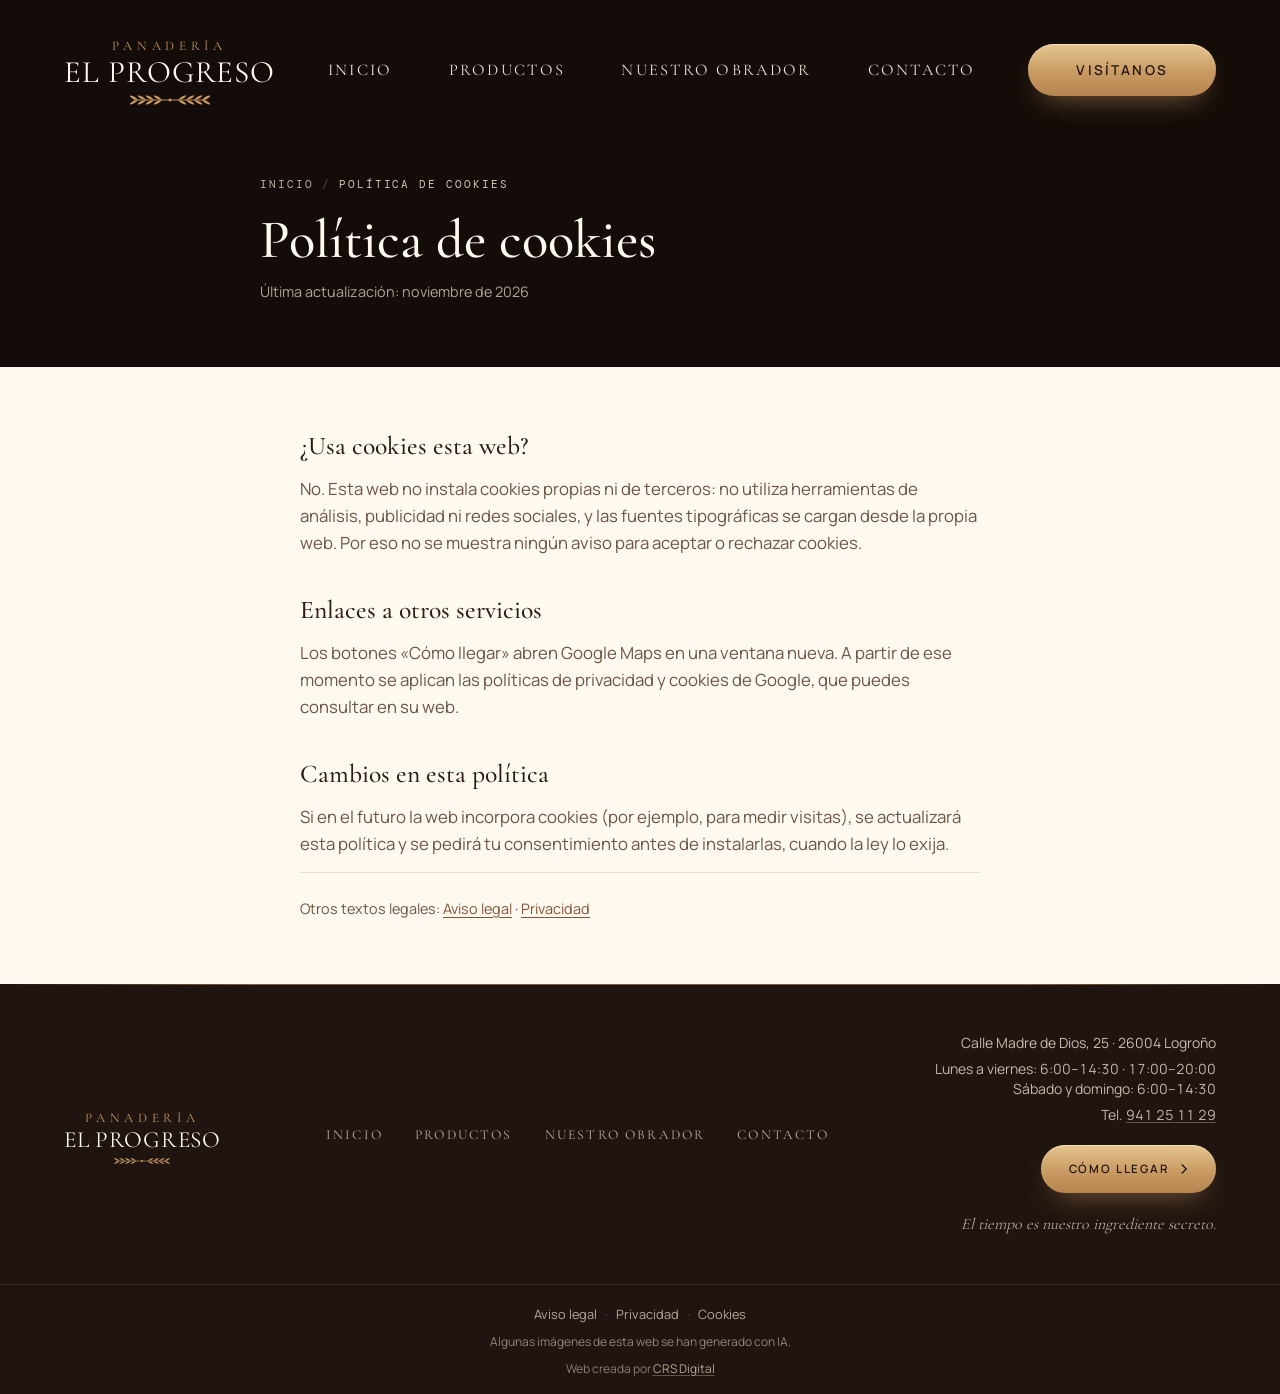
<file: cookies/index.html>
<!DOCTYPE html><!--z5leIse2_fvXZUEgw_bQr--><html lang="es-ES"><head><meta charSet="utf-8"/><meta name="viewport" content="width=device-width, initial-scale=1"/><link rel="stylesheet" href="/_next/static/css/2284d055bfaa5472.css" data-precedence="next"/><link rel="preload" as="script" fetchPriority="low" href="/_next/static/chunks/webpack-b9d9671f72938aae.js"/><script src="/_next/static/chunks/4bd1b696-c023c6e3521b1417.js" async=""></script><script src="/_next/static/chunks/255-1f92380adbc6ec99.js" async=""></script><script src="/_next/static/chunks/main-app-a3cda71733722191.js" async=""></script><script src="/_next/static/chunks/c15bf2b0-52e8419f34af26ab.js" async=""></script><script src="/_next/static/chunks/293-672134d91c6947cc.js" async=""></script><script src="/_next/static/chunks/app/cookies/page-e1c7bb30c233f959.js" async=""></script><meta name="theme-color" content="#291b14"/><title>Política de cookies | Panadería El Progreso</title><meta name="description" content="Política de cookies del sitio web de Panadería El Progreso, Logroño."/><meta name="robots" content="noindex, follow"/><link rel="canonical" href="https://panaderiaelprogreso.es/cookies/"/><meta property="og:title" content="Política de cookies | Panadería El Progreso"/><meta property="og:description" content="Política de cookies del sitio web de Panadería El Progreso, Logroño."/><meta property="og:url" content="https://panaderiaelprogreso.es/cookies/"/><meta property="og:site_name" content="Panadería El Progreso"/><meta property="og:locale" content="es_ES"/><meta property="og:image" content="https://panaderiaelprogreso.es/images/og-fachada.jpg"/><meta property="og:image:width" content="1200"/><meta property="og:image:height" content="630"/><meta property="og:image:alt" content="Fachada de Panadería El Progreso en la calle Madre de Dios, Logroño"/><meta property="og:type" content="website"/><meta name="twitter:card" content="summary_large_image"/><meta name="twitter:title" content="Política de cookies | Panadería El Progreso"/><meta name="twitter:description" content="Política de cookies del sitio web de Panadería El Progreso, Logroño."/><meta name="twitter:image" content="https://panaderiaelprogreso.es/images/og-fachada.jpg"/><link rel="icon" href="/favicon.svg"/><script>(function(){var m=location.hash.match(/^#\/(productos|obrador|contacto)?$/);if(m)location.replace("/"+(m[1]?m[1]+"/":""));})();</script><script src="/_next/static/chunks/polyfills-42372ed130431b0a.js" noModule=""></script></head><body><div hidden=""><!--$--><!--/$--></div><a href="#contenido" class="sr-only focus:not-sr-only focus:fixed focus:left-4 focus:top-4 focus:z-[100] focus:rounded-full focus:bg-marfil focus:px-4 focus:py-2 focus:text-espresso">Saltar al contenido</a><header class="fixed inset-x-0 top-0 z-50 transition-all duration-500 py-5 md:py-8"><nav class="mx-auto grid max-w-[1560px] grid-cols-[auto_1fr_auto] items-center gap-4 px-5 md:px-10 lg:px-16" aria-label="Principal"><a href="/" aria-label="Panadería El Progreso, inicio" class="justify-self-start"><span class="inline-flex flex-col items-center leading-none "><span class="font-serif text-[0.72rem] tracking-[0.36em] text-caramelo md:text-[0.82rem] overflow-hidden transition-all duration-500 max-h-6 opacity-100">PANADERÍA</span><span class="font-serif tracking-[0.03em] text-marfil mt-1 text-[1.7rem] md:text-[1.95rem]">EL PROGRESO</span><svg viewBox="0 0 80 14" fill="currentColor" class="mt-1 text-caramelo h-3.5 w-[4.4rem] md:h-4 md:w-[5rem] overflow-hidden transition-all duration-500 max-h-6 opacity-100" aria-hidden="true"><path d="M4 7h72" stroke="currentColor" stroke-width="0.9" stroke-linecap="round"></path><g><path d="M32 7q-4.2-4.8-8.6-4.4q2.6 4 8.6 4.4z"></path><path d="M32 7q-4.2 4.8-8.6 4.4q2.6-4 8.6-4.4z"></path><path d="M48 7q4.2-4.8 8.6-4.4q-2.6 4-8.6 4.4z"></path><path d="M48 7q4.2 4.8 8.6 4.4q-2.6-4-8.6-4.4z"></path></g><g><path d="M24 7q-4.2-4.8-8.6-4.4q2.6 4 8.6 4.4z"></path><path d="M24 7q-4.2 4.8-8.6 4.4q2.6-4 8.6-4.4z"></path><path d="M56 7q4.2-4.8 8.6-4.4q-2.6 4-8.6 4.4z"></path><path d="M56 7q4.2 4.8 8.6 4.4q-2.6-4-8.6-4.4z"></path></g><g><path d="M16 7q-4.2-4.8-8.6-4.4q2.6 4 8.6 4.4z"></path><path d="M16 7q-4.2 4.8-8.6 4.4q2.6-4 8.6-4.4z"></path><path d="M64 7q4.2-4.8 8.6-4.4q-2.6 4-8.6 4.4z"></path><path d="M64 7q4.2 4.8 8.6 4.4q-2.6-4-8.6-4.4z"></path></g><g><path d="M8 7q-4.2-4.8-8.6-4.4q2.6 4 8.6 4.4z"></path><path d="M8 7q-4.2 4.8-8.6 4.4q2.6-4 8.6-4.4z"></path><path d="M72 7q4.2-4.8 8.6-4.4q-2.6 4-8.6 4.4z"></path><path d="M72 7q4.2 4.8 8.6 4.4q-2.6-4-8.6-4.4z"></path></g><circle cx="40" cy="7" r="1.4"></circle></svg></span></a><ul class="hidden items-center justify-center gap-10 lg:flex xl:gap-14"><li><a href="/" class="group relative font-serif text-[1.02rem] uppercase tracking-[0.14em] transition-colors text-marfil/90 hover:text-marfil">Inicio<span class="absolute -bottom-2 left-0 h-px bg-caramelo transition-all duration-500 w-0 group-hover:w-full"></span></a></li><li><a href="/productos/" class="group relative font-serif text-[1.02rem] uppercase tracking-[0.14em] transition-colors text-marfil/90 hover:text-marfil">Productos<span class="absolute -bottom-2 left-0 h-px bg-caramelo transition-all duration-500 w-0 group-hover:w-full"></span></a></li><li><a href="/obrador/" class="group relative font-serif text-[1.02rem] uppercase tracking-[0.14em] transition-colors text-marfil/90 hover:text-marfil">Nuestro obrador<span class="absolute -bottom-2 left-0 h-px bg-caramelo transition-all duration-500 w-0 group-hover:w-full"></span></a></li><li><a href="/contacto/" class="group relative font-serif text-[1.02rem] uppercase tracking-[0.14em] transition-colors text-marfil/90 hover:text-marfil">Contacto<span class="absolute -bottom-2 left-0 h-px bg-caramelo transition-all duration-500 w-0 group-hover:w-full"></span></a></li></ul><div class="flex items-center gap-3 justify-self-end"><a href="/contacto/" class="btn btn-gold hidden !min-h-[3.25rem] !px-12 !text-[0.85rem] lg:inline-flex">Visítanos</a><button type="button" class="relative -mr-2 flex h-11 w-11 items-center justify-center lg:hidden" aria-label="Abrir menú" aria-expanded="false" aria-controls="menu-movil"><span class="absolute h-[1.5px] w-6 bg-marfil transition-transform duration-300 -translate-y-[7px]"></span><span class="absolute h-[1.5px] w-6 bg-marfil transition-opacity duration-300 opacity-100"></span><span class="absolute h-[1.5px] w-6 bg-marfil transition-transform duration-300 translate-y-[7px]"></span></button></div></nav></header><div id="menu-movil" hidden="" class="grain fixed inset-0 z-[45] flex flex-col justify-between bg-espresso px-6 pb-10 pt-32 lg:hidden"><ul class="space-y-2"><li class="overflow-hidden"><a data-item="true" href="/" class="flex items-baseline gap-4 py-1 font-serif text-[2.6rem] leading-tight text-marfil"><span class="font-mono text-xs text-caramelo">0<!-- -->1</span>Inicio</a></li><li class="overflow-hidden"><a data-item="true" href="/productos/" class="flex items-baseline gap-4 py-1 font-serif text-[2.6rem] leading-tight text-marfil"><span class="font-mono text-xs text-caramelo">0<!-- -->2</span>Productos</a></li><li class="overflow-hidden"><a data-item="true" href="/obrador/" class="flex items-baseline gap-4 py-1 font-serif text-[2.6rem] leading-tight text-marfil"><span class="font-mono text-xs text-caramelo">0<!-- -->3</span>Nuestro obrador</a></li><li class="overflow-hidden"><a data-item="true" href="/contacto/" class="flex items-baseline gap-4 py-1 font-serif text-[2.6rem] leading-tight text-marfil"><span class="font-mono text-xs text-caramelo">0<!-- -->4</span>Contacto</a></li></ul><div data-item="true" class="space-y-5"><p class="font-serif text-xl italic text-crema/80">El tiempo es nuestro ingrediente secreto.</p><a href="/contacto/" class="btn btn-gold w-full justify-center">Visítanos</a></div></div><main id="contenido" class="bg-marfil text-tinta"><header class="bg-[#140c08] px-5 pb-12 pt-36 text-marfil md:px-10 md:pb-16 md:pt-44"><div class="mx-auto max-w-[760px]"><nav aria-label="Ruta" class="font-mono text-[0.68rem] uppercase tracking-[0.18em] text-crema/75"><a href="/" class="hover:text-caramelo">Inicio</a><span class="mx-2 text-crema/30">/</span><span class="text-crema/85">Política de cookies</span></nav><h1 class="mt-5 font-serif text-[2.4rem] font-medium leading-[1.05] md:text-[3.4rem]">Política de cookies</h1><p class="mt-3 text-[0.9rem] text-crema/70">Última actualización: <!-- -->noviembre de 2026</p></div></header><article class="legal mx-auto max-w-[760px] px-5 py-12 text-[1rem] leading-relaxed text-tinta-suave md:px-10 md:py-16 md:text-[1.05rem]"><h2>¿Usa cookies esta web?</h2><p>No. Esta web no instala cookies propias ni de terceros: no utiliza herramientas de análisis, publicidad ni redes sociales, y las fuentes tipográficas se cargan desde la propia web. Por eso no se muestra ningún aviso para aceptar o rechazar cookies.</p><h2>Enlaces a otros servicios</h2><p>Los botones «Cómo llegar» abren Google Maps en una ventana nueva. A partir de ese momento se aplican las políticas de privacidad y cookies de Google, que puedes consultar en su web.</p><h2>Cambios en esta política</h2><p>Si en el futuro la web incorpora cookies (por ejemplo, para medir visitas), se actualizará esta política y se pedirá tu consentimiento antes de instalarlas, cuando la ley lo exija.</p><p class="mt-12 border-t border-tostado/15 pt-6 text-[0.9rem]">Otros textos legales:<!-- --> <span><a href="/aviso-legal/" class="text-tostado underline underline-offset-4">Aviso legal</a></span><span> · <a href="/privacidad/" class="text-tostado underline underline-offset-4">Privacidad</a></span></p></article></main><footer data-hide-fab="true" class="relative bg-[#1f140f] text-marfil"><div aria-hidden="true" class="h-px bg-[linear-gradient(90deg,transparent,rgba(201,154,99,0.55)_20%,rgba(201,154,99,0.55)_80%,transparent)]"></div><div class="mx-auto grid max-w-[1560px] gap-9 px-6 pb-10 pt-12 text-center md:grid-cols-[auto_1fr_auto] md:items-center md:gap-10 md:px-12 md:py-12 md:text-left lg:px-16"><a href="/" aria-label="Panadería El Progreso, inicio" class="justify-self-center md:justify-self-start"><span class="inline-flex flex-col items-center leading-none "><span class="font-serif text-[0.72rem] tracking-[0.36em] text-caramelo md:text-[0.82rem] overflow-hidden transition-all duration-500 max-h-6 opacity-100">PANADERÍA</span><span class="font-serif tracking-[0.03em] text-marfil mt-1 text-[1.3rem] md:text-[1.45rem]">EL PROGRESO</span><svg viewBox="0 0 80 14" fill="currentColor" class="mt-1 text-caramelo h-2.5 w-14 overflow-hidden transition-all duration-500 max-h-6 opacity-100" aria-hidden="true"><path d="M4 7h72" stroke="currentColor" stroke-width="0.9" stroke-linecap="round"></path><g><path d="M32 7q-4.2-4.8-8.6-4.4q2.6 4 8.6 4.4z"></path><path d="M32 7q-4.2 4.8-8.6 4.4q2.6-4 8.6-4.4z"></path><path d="M48 7q4.2-4.8 8.6-4.4q-2.6 4-8.6 4.4z"></path><path d="M48 7q4.2 4.8 8.6 4.4q-2.6-4-8.6-4.4z"></path></g><g><path d="M24 7q-4.2-4.8-8.6-4.4q2.6 4 8.6 4.4z"></path><path d="M24 7q-4.2 4.8-8.6 4.4q2.6-4 8.6-4.4z"></path><path d="M56 7q4.2-4.8 8.6-4.4q-2.6 4-8.6 4.4z"></path><path d="M56 7q4.2 4.8 8.6 4.4q-2.6-4-8.6-4.4z"></path></g><g><path d="M16 7q-4.2-4.8-8.6-4.4q2.6 4 8.6 4.4z"></path><path d="M16 7q-4.2 4.8-8.6 4.4q2.6-4 8.6-4.4z"></path><path d="M64 7q4.2-4.8 8.6-4.4q-2.6 4-8.6 4.4z"></path><path d="M64 7q4.2 4.8 8.6 4.4q-2.6-4-8.6-4.4z"></path></g><g><path d="M8 7q-4.2-4.8-8.6-4.4q2.6 4 8.6 4.4z"></path><path d="M8 7q-4.2 4.8-8.6 4.4q2.6-4 8.6-4.4z"></path><path d="M72 7q4.2-4.8 8.6-4.4q-2.6 4-8.6 4.4z"></path><path d="M72 7q4.2 4.8 8.6 4.4q-2.6-4-8.6-4.4z"></path></g><circle cx="40" cy="7" r="1.4"></circle></svg></span></a><nav aria-label="Pie de página" class="mx-auto grid w-full max-w-[340px] grid-cols-2 gap-x-3 gap-y-3.5 whitespace-nowrap font-serif text-[0.82rem] uppercase tracking-[0.1em] md:text-[0.85rem] md:tracking-[0.16em] text-crema/75 md:flex md:max-w-none md:flex-wrap md:justify-center md:gap-x-8"><a href="/" class="py-1 transition-colors hover:text-caramelo">Inicio</a><a href="/productos/" class="py-1 transition-colors hover:text-caramelo">Productos</a><a href="/obrador/" class="py-1 transition-colors hover:text-caramelo">Nuestro obrador</a><a href="/contacto/" class="py-1 transition-colors hover:text-caramelo">Contacto</a></nav><div class="mx-auto w-full max-w-[320px] text-[0.95rem] md:text-sm text-crema/78 md:mx-0 md:w-auto md:max-w-none md:text-right"><p class="text-crema/80">Calle Madre de Dios, 25<!-- --> · <!-- -->26004<!-- --> <!-- -->Logroño</p><p class="mt-1.5"><span class="block">Lunes a viernes<!-- -->: <span class="tabular-nums">6:00–14:30 · 17:00–20:00</span></span><span class="block">Sábado y domingo<!-- -->: <span class="tabular-nums">6:00–14:30</span></span></p><p class="mt-1.5">Tel.<!-- --> <a href="tel:+34941251129" class="tabular-nums underline decoration-crema/30 underline-offset-2 hover:text-caramelo">941 25 11 29</a></p><a href="https://www.google.com/maps/dir/?api=1&amp;destination=Panader%C3%ADa%20El%20Progreso%2C%20Calle%20Madre%20de%20Dios%2C%2025%2C%2026004%20Logro%C3%B1o" target="_blank" rel="noopener noreferrer" class="btn btn-gold mt-5 w-full justify-center !min-h-[3rem] !px-7 !text-[0.72rem] md:w-auto">Cómo llegar<svg viewBox="0 0 10 16" class="h-3 w-2" fill="none" stroke="currentColor" stroke-width="1.8" aria-hidden="true"><path d="M2 2l6 6-6 6"></path></svg></a><p class="mt-5 font-serif text-[1rem] italic text-crema/70">El tiempo es nuestro ingrediente secreto.</p></div></div><div class="border-t border-marfil/10 px-6 pb-[calc(1rem+env(safe-area-inset-bottom,0px))] pt-5 text-center"><nav aria-label="Textos legales" class="text-[0.8rem] text-crema/70"><span><a href="/aviso-legal/" class="transition-colors hover:text-caramelo">Aviso legal</a></span><span><span class="px-2 text-crema/30">·</span><a href="/privacidad/" class="transition-colors hover:text-caramelo">Privacidad</a></span><span><span class="px-2 text-crema/30">·</span><a href="/cookies/" class="transition-colors hover:text-caramelo">Cookies</a></span></nav><p class="mx-auto mt-2 max-w-[34rem] text-[0.75rem] leading-relaxed text-crema/55">Algunas imágenes de esta web se han generado con IA.</p><p class="mt-2 text-[0.72rem] text-crema/50 md:text-[0.75rem]">Web creada por<!-- --> <a href="https://crsdigital.es" target="_blank" rel="noopener" class="text-crema/70 underline decoration-crema/30 underline-offset-2 transition-colors hover:text-caramelo">CRS Digital</a></p></div></footer><!--$--><!--/$--><script type="application/ld+json">{"@context":"https://schema.org","@type":"Bakery","@id":"https://panaderiaelprogreso.es/#panaderia","name":"Panadería El Progreso","url":"https://panaderiaelprogreso.es/","image":["https://panaderiaelprogreso.es/images/fachada-1x1.jpg","https://panaderiaelprogreso.es/images/fachada-4x3.jpg","https://panaderiaelprogreso.es/images/fachada-16x9.jpg"],"telephone":"+34 941 25 11 29","servesCuisine":"Panadería y repostería","address":{"@type":"PostalAddress","streetAddress":"Calle Madre de Dios, 25","postalCode":"26004","addressLocality":"Logroño","addressRegion":"La Rioja","addressCountry":"ES"},"hasMap":"https://www.google.com/maps/dir/?api=1&destination=Panader%C3%ADa%20El%20Progreso%2C%20Calle%20Madre%20de%20Dios%2C%2025%2C%2026004%20Logro%C3%B1o","openingHoursSpecification":[{"@type":"OpeningHoursSpecification","dayOfWeek":["Monday","Tuesday","Wednesday","Thursday","Friday"],"opens":"06:00","closes":"14:30"},{"@type":"OpeningHoursSpecification","dayOfWeek":["Monday","Tuesday","Wednesday","Thursday","Friday"],"opens":"17:00","closes":"20:00"},{"@type":"OpeningHoursSpecification","dayOfWeek":["Saturday","Sunday"],"opens":"06:00","closes":"14:30"}]}</script><script src="/_next/static/chunks/webpack-b9d9671f72938aae.js" id="_R_" async=""></script><script>(self.__next_f=self.__next_f||[]).push([0])</script><script>self.__next_f.push([1,"1:\"$Sreact.fragment\"\n3:I[9766,[],\"\"]\n4:I[8924,[],\"\"]\n6:I[4431,[],\"OutletBoundary\"]\n8:I[5278,[],\"AsyncMetadataOutlet\"]\na:I[4431,[],\"ViewportBoundary\"]\nc:I[4431,[],\"MetadataBoundary\"]\nd:\"$Sreact.suspense\"\nf:I[7150,[],\"\"]\n:HL[\"/_next/static/css/2284d055bfaa5472.css\",\"style\"]\n"])</script><script>self.__next_f.push([1,"0:{\"P\":null,\"b\":\"z5leIse2_fvXZUEgw_bQr\",\"p\":\"\",\"c\":[\"\",\"cookies\",\"\"],\"i\":false,\"f\":[[[\"\",{\"children\":[\"cookies\",{\"children\":[\"__PAGE__\",{}]}]},\"$undefined\",\"$undefined\",true],[\"\",[\"$\",\"$1\",\"c\",{\"children\":[[[\"$\",\"link\",\"0\",{\"rel\":\"stylesheet\",\"href\":\"/_next/static/css/2284d055bfaa5472.css\",\"precedence\":\"next\",\"crossOrigin\":\"$undefined\",\"nonce\":\"$undefined\"}]],\"$L2\"]}],{\"children\":[\"cookies\",[\"$\",\"$1\",\"c\",{\"children\":[null,[\"$\",\"$L3\",null,{\"parallelRouterKey\":\"children\",\"error\":\"$undefined\",\"errorStyles\":\"$undefined\",\"errorScripts\":\"$undefined\",\"template\":[\"$\",\"$L4\",null,{}],\"templateStyles\":\"$undefined\",\"templateScripts\":\"$undefined\",\"notFound\":\"$undefined\",\"forbidden\":\"$undefined\",\"unauthorized\":\"$undefined\"}]]}],{\"children\":[\"__PAGE__\",[\"$\",\"$1\",\"c\",{\"children\":[\"$L5\",null,[\"$\",\"$L6\",null,{\"children\":[\"$L7\",[\"$\",\"$L8\",null,{\"promise\":\"$@9\"}]]}]]}],{},null,false]},null,false]},null,false],[\"$\",\"$1\",\"h\",{\"children\":[null,[[\"$\",\"$La\",null,{\"children\":\"$Lb\"}],null],[\"$\",\"$Lc\",null,{\"children\":[\"$\",\"div\",null,{\"hidden\":true,\"children\":[\"$\",\"$d\",null,{\"fallback\":null,\"children\":\"$Le\"}]}]}]]}],false]],\"m\":\"$undefined\",\"G\":[\"$f\",[]],\"s\":false,\"S\":true}\n"])</script><script>self.__next_f.push([1,"11:I[5325,[\"592\",\"static/chunks/c15bf2b0-52e8419f34af26ab.js\",\"293\",\"static/chunks/293-672134d91c6947cc.js\",\"674\",\"static/chunks/app/cookies/page-e1c7bb30c233f959.js\"],\"Nav\"]\n10:T48f,"])</script><script>self.__next_f.push([1,"{\"@context\":\"https://schema.org\",\"@type\":\"Bakery\",\"@id\":\"https://panaderiaelprogreso.es/#panaderia\",\"name\":\"Panadería El Progreso\",\"url\":\"https://panaderiaelprogreso.es/\",\"image\":[\"https://panaderiaelprogreso.es/images/fachada-1x1.jpg\",\"https://panaderiaelprogreso.es/images/fachada-4x3.jpg\",\"https://panaderiaelprogreso.es/images/fachada-16x9.jpg\"],\"telephone\":\"+34 941 25 11 29\",\"servesCuisine\":\"Panadería y repostería\",\"address\":{\"@type\":\"PostalAddress\",\"streetAddress\":\"Calle Madre de Dios, 25\",\"postalCode\":\"26004\",\"addressLocality\":\"Logroño\",\"addressRegion\":\"La Rioja\",\"addressCountry\":\"ES\"},\"hasMap\":\"https://www.google.com/maps/dir/?api=1\u0026destination=Panader%C3%ADa%20El%20Progreso%2C%20Calle%20Madre%20de%20Dios%2C%2025%2C%2026004%20Logro%C3%B1o\",\"openingHoursSpecification\":[{\"@type\":\"OpeningHoursSpecification\",\"dayOfWeek\":[\"Monday\",\"Tuesday\",\"Wednesday\",\"Thursday\",\"Friday\"],\"opens\":\"06:00\",\"closes\":\"14:30\"},{\"@type\":\"OpeningHoursSpecification\",\"dayOfWeek\":[\"Monday\",\"Tuesday\",\"Wednesday\",\"Thursday\",\"Friday\"],\"opens\":\"17:00\",\"closes\":\"20:00\"},{\"@type\":\"OpeningHoursSpecification\",\"dayOfWeek\":[\"Saturday\",\"Sunday\"],\"opens\":\"06:00\",\"closes\":\"14:30\"}]}"])</script><script>self.__next_f.push([1,"2:[\"$\",\"html\",null,{\"lang\":\"es-ES\",\"children\":[[\"$\",\"head\",null,{\"children\":[\"$\",\"script\",null,{\"dangerouslySetInnerHTML\":{\"__html\":\"(function(){var m=location.hash.match(/^#\\\\/(productos|obrador|contacto)?$/);if(m)location.replace(\\\"/\\\"+(m[1]?m[1]+\\\"/\\\":\\\"\\\"));})();\"}}]}],[\"$\",\"body\",null,{\"children\":[[\"$\",\"a\",null,{\"href\":\"#contenido\",\"className\":\"sr-only focus:not-sr-only focus:fixed focus:left-4 focus:top-4 focus:z-[100] focus:rounded-full focus:bg-marfil focus:px-4 focus:py-2 focus:text-espresso\",\"children\":\"Saltar al contenido\"}],[\"$\",\"$L3\",null,{\"parallelRouterKey\":\"children\",\"error\":\"$undefined\",\"errorStyles\":\"$undefined\",\"errorScripts\":\"$undefined\",\"template\":[\"$\",\"$L4\",null,{}],\"templateStyles\":\"$undefined\",\"templateScripts\":\"$undefined\",\"notFound\":[[[\"$\",\"title\",null,{\"children\":\"404: This page could not be found.\"}],[\"$\",\"div\",null,{\"style\":{\"fontFamily\":\"system-ui,\\\"Segoe UI\\\",Roboto,Helvetica,Arial,sans-serif,\\\"Apple Color Emoji\\\",\\\"Segoe UI Emoji\\\"\",\"height\":\"100vh\",\"textAlign\":\"center\",\"display\":\"flex\",\"flexDirection\":\"column\",\"alignItems\":\"center\",\"justifyContent\":\"center\"},\"children\":[\"$\",\"div\",null,{\"children\":[[\"$\",\"style\",null,{\"dangerouslySetInnerHTML\":{\"__html\":\"body{color:#000;background:#fff;margin:0}.next-error-h1{border-right:1px solid rgba(0,0,0,.3)}@media (prefers-color-scheme:dark){body{color:#fff;background:#000}.next-error-h1{border-right:1px solid rgba(255,255,255,.3)}}\"}}],[\"$\",\"h1\",null,{\"className\":\"next-error-h1\",\"style\":{\"display\":\"inline-block\",\"margin\":\"0 20px 0 0\",\"padding\":\"0 23px 0 0\",\"fontSize\":24,\"fontWeight\":500,\"verticalAlign\":\"top\",\"lineHeight\":\"49px\"},\"children\":404}],[\"$\",\"div\",null,{\"style\":{\"display\":\"inline-block\"},\"children\":[\"$\",\"h2\",null,{\"style\":{\"fontSize\":14,\"fontWeight\":400,\"lineHeight\":\"49px\",\"margin\":0},\"children\":\"This page could not be found.\"}]}]]}]}]],[]],\"forbidden\":\"$undefined\",\"unauthorized\":\"$undefined\"}],[\"$\",\"script\",null,{\"type\":\"application/ld+json\",\"dangerouslySetInnerHTML\":{\"__html\":\"$10\"}}]]}]]}]\n"])</script><script>self.__next_f.push([1,"5:[[\"$\",\"$L11\",null,{\"page\":null}],[\"$\",\"main\",null,{\"id\":\"contenido\",\"className\":\"bg-marfil text-tinta\",\"children\":[[\"$\",\"header\",null,{\"className\":\"bg-[#140c08] px-5 pb-12 pt-36 text-marfil md:px-10 md:pb-16 md:pt-44\",\"children\":[\"$\",\"div\",null,{\"className\":\"mx-auto max-w-[760px]\",\"children\":[[\"$\",\"nav\",null,{\"aria-label\":\"Ruta\",\"className\":\"font-mono text-[0.68rem] uppercase tracking-[0.18em] text-crema/75\",\"children\":[[\"$\",\"a\",null,{\"href\":\"/\",\"className\":\"hover:text-caramelo\",\"children\":\"Inicio\"}],[\"$\",\"span\",null,{\"className\":\"mx-2 text-crema/30\",\"children\":\"/\"}],[\"$\",\"span\",null,{\"className\":\"text-crema/85\",\"children\":\"Política de cookies\"}]]}],[\"$\",\"h1\",null,{\"className\":\"mt-5 font-serif text-[2.4rem] font-medium leading-[1.05] md:text-[3.4rem]\",\"children\":\"Política de cookies\"}],[\"$\",\"p\",null,{\"className\":\"mt-3 text-[0.9rem] text-crema/70\",\"children\":[\"Última actualización: \",\"noviembre de 2026\"]}]]}]}],[\"$\",\"article\",null,{\"className\":\"legal mx-auto max-w-[760px] px-5 py-12 text-[1rem] leading-relaxed text-tinta-suave md:px-10 md:py-16 md:text-[1.05rem]\",\"children\":[[[\"$\",\"h2\",null,{\"children\":\"¿Usa cookies esta web?\"}],[\"$\",\"p\",null,{\"children\":\"No. Esta web no instala cookies propias ni de terceros: no utiliza herramientas de análisis, publicidad ni redes sociales, y las fuentes tipográficas se cargan desde la propia web. Por eso no se muestra ningún aviso para aceptar o rechazar cookies.\"}],[\"$\",\"h2\",null,{\"children\":\"Enlaces a otros servicios\"}],[\"$\",\"p\",null,{\"children\":\"Los botones «Cómo llegar» abren Google Maps en una ventana nueva. A partir de ese momento se aplican las políticas de privacidad y cookies de Google, que puedes consultar en su web.\"}],[\"$\",\"h2\",null,{\"children\":\"Cambios en esta política\"}],[\"$\",\"p\",null,{\"children\":\"Si en el futuro la web incorpora cookies (por ejemplo, para medir visitas), se actualizará esta política y se pedirá tu consentimiento antes de instalarlas, cuando la ley lo exija.\"}]],[\"$\",\"p\",null,{\"className\":\"mt-12 border-t border-tostado/15 pt-6 text-[0.9rem]\",\"children\":[\"Otros textos legales:\",\" \",[[\"$\",\"span\",\"aviso-legal\",{\"children\":[false,[\"$\",\"a\",null,{\"href\":\"/aviso-legal/\",\"className\":\"text-tostado underline underline-offset-4\",\"children\":\"Aviso legal\"}]]}],[\"$\",\"span\",\"privacidad\",{\"children\":[\" · \",[\"$\",\"a\",null,{\"href\":\"/privacidad/\",\"className\":\"text-tostado underline underline-offset-4\",\"children\":\"Privacidad\"}]]}]]]}]]}]]}],[\"$\",\"footer\",null,{\"data-hide-fab\":true,\"className\":\"relative bg-[#1f140f] text-marfil\",\"children\":[[\"$\",\"div\",null,{\"aria-hidden\":true,\"className\":\"h-px bg-[linear-gradient(90deg,transparent,rgba(201,154,99,0.55)_20%,rgba(201,154,99,0.55)_80%,transparent)]\"}],[\"$\",\"div\",null,{\"className\":\"mx-auto grid max-w-[1560px] gap-9 px-6 pb-10 pt-12 text-center md:grid-cols-[auto_1fr_auto] md:items-center md:gap-10 md:px-12 md:py-12 md:text-left lg:px-16\",\"children\":[[\"$\",\"a\",null,{\"href\":\"/\",\"aria-label\":\"Panadería El Progreso, inicio\",\"className\":\"justify-self-center md:justify-self-start\",\"children\":[\"$\",\"span\",null,{\"className\":\"inline-flex flex-col items-center leading-none \",\"children\":[[\"$\",\"span\",null,{\"className\":\"font-serif text-[0.72rem] tracking-[0.36em] text-caramelo md:text-[0.82rem] overflow-hidden transition-all duration-500 max-h-6 opacity-100\",\"children\":\"PANADERÍA\"}],[\"$\",\"span\",null,{\"className\":\"font-serif tracking-[0.03em] text-marfil mt-1 text-[1.3rem] md:text-[1.45rem]\",\"children\":\"EL PROGRESO\"}],[\"$\",\"svg\",null,{\"viewBox\":\"0 0 80 14\",\"fill\":\"currentColor\",\"className\":\"mt-1 text-caramelo h-2.5 w-14 overflow-hidden transition-all duration-500 max-h-6 opacity-100\",\"aria-hidden\":true,\"children\":[[\"$\",\"path\",null,{\"d\":\"M4 7h72\",\"stroke\":\"currentColor\",\"strokeWidth\":\"0.9\",\"strokeLinecap\":\"round\"}],[[\"$\",\"g\",\"8\",{\"children\":[[\"$\",\"path\",null,{\"d\":\"M32 7q-4.2-4.8-8.6-4.4q2.6 4 8.6 4.4z\"}],[\"$\",\"path\",null,{\"d\":\"M32 7q-4.2 4.8-8.6 4.4q2.6-4 8.6-4.4z\"}],[\"$\",\"path\",null,{\"d\":\"M48 7q4.2-4.8 8.6-4.4q-2.6 4-8.6 4.4z\"}],[\"$\",\"path\",null,{\"d\":\"M48 7q4.2 4.8 8.6 4.4q-2.6-4-8.6-4.4z\"}]]}],\"$L12\",\"$L13\",\"$L14\"],\"$L15\"]}]]}]}],\"$L16\",\"$L17\"]}],\"$L18\"]}]]\n"])</script><script>self.__next_f.push([1,"12:[\"$\",\"g\",\"16\",{\"children\":[[\"$\",\"path\",null,{\"d\":\"M24 7q-4.2-4.8-8.6-4.4q2.6 4 8.6 4.4z\"}],[\"$\",\"path\",null,{\"d\":\"M24 7q-4.2 4.8-8.6 4.4q2.6-4 8.6-4.4z\"}],[\"$\",\"path\",null,{\"d\":\"M56 7q4.2-4.8 8.6-4.4q-2.6 4-8.6 4.4z\"}],[\"$\",\"path\",null,{\"d\":\"M56 7q4.2 4.8 8.6 4.4q-2.6-4-8.6-4.4z\"}]]}]\n13:[\"$\",\"g\",\"24\",{\"children\":[[\"$\",\"path\",null,{\"d\":\"M16 7q-4.2-4.8-8.6-4.4q2.6 4 8.6 4.4z\"}],[\"$\",\"path\",null,{\"d\":\"M16 7q-4.2 4.8-8.6 4.4q2.6-4 8.6-4.4z\"}],[\"$\",\"path\",null,{\"d\":\"M64 7q4.2-4.8 8.6-4.4q-2.6 4-8.6 4.4z\"}],[\"$\",\"path\",null,{\"d\":\"M64 7q4.2 4.8 8.6 4.4q-2.6-4-8.6-4.4z\"}]]}]\n14:[\"$\",\"g\",\"32\",{\"children\":[[\"$\",\"path\",null,{\"d\":\"M8 7q-4.2-4.8-8.6-4.4q2.6 4 8.6 4.4z\"}],[\"$\",\"path\",null,{\"d\":\"M8 7q-4.2 4.8-8.6 4.4q2.6-4 8.6-4.4z\"}],[\"$\",\"path\",null,{\"d\":\"M72 7q4.2-4.8 8.6-4.4q-2.6 4-8.6 4.4z\"}],[\"$\",\"path\",null,{\"d\":\"M72 7q4.2 4.8 8.6 4.4q-2.6-4-8.6-4.4z\"}]]}]\n15:[\"$\",\"circle\",null,{\"cx\":\"40\",\"cy\":\"7\",\"r\":\"1.4\"}]\n"])</script><script>self.__next_f.push([1,"16:[\"$\",\"nav\",null,{\"aria-label\":\"Pie de página\",\"className\":\"mx-auto grid w-full max-w-[340px] grid-cols-2 gap-x-3 gap-y-3.5 whitespace-nowrap font-serif text-[0.82rem] uppercase tracking-[0.1em] md:text-[0.85rem] md:tracking-[0.16em] text-crema/75 md:flex md:max-w-none md:flex-wrap md:justify-center md:gap-x-8\",\"children\":[[\"$\",\"a\",\"inicio\",{\"href\":\"/\",\"className\":\"py-1 transition-colors hover:text-caramelo\",\"children\":\"Inicio\"}],[\"$\",\"a\",\"productos\",{\"href\":\"/productos/\",\"className\":\"py-1 transition-colors hover:text-caramelo\",\"children\":\"Productos\"}],[\"$\",\"a\",\"obrador\",{\"href\":\"/obrador/\",\"className\":\"py-1 transition-colors hover:text-caramelo\",\"children\":\"Nuestro obrador\"}],[\"$\",\"a\",\"contacto\",{\"href\":\"/contacto/\",\"className\":\"py-1 transition-colors hover:text-caramelo\",\"children\":\"Contacto\"}]]}]\n"])</script><script>self.__next_f.push([1,"17:[\"$\",\"div\",null,{\"className\":\"mx-auto w-full max-w-[320px] text-[0.95rem] md:text-sm text-crema/78 md:mx-0 md:w-auto md:max-w-none md:text-right\",\"children\":[[\"$\",\"p\",null,{\"className\":\"text-crema/80\",\"children\":[\"Calle Madre de Dios, 25\",\" · \",\"26004\",\" \",\"Logroño\"]}],[\"$\",\"p\",null,{\"className\":\"mt-1.5\",\"children\":[[\"$\",\"span\",\"Lunes a viernes\",{\"className\":\"block\",\"children\":[\"Lunes a viernes\",\": \",[\"$\",\"span\",null,{\"className\":\"tabular-nums\",\"children\":\"6:00–14:30 · 17:00–20:00\"}]]}],[\"$\",\"span\",\"Sábado y domingo\",{\"className\":\"block\",\"children\":[\"Sábado y domingo\",\": \",[\"$\",\"span\",null,{\"className\":\"tabular-nums\",\"children\":\"6:00–14:30\"}]]}]]}],[\"$\",\"p\",null,{\"className\":\"mt-1.5\",\"children\":[\"Tel.\",\" \",[\"$\",\"a\",null,{\"href\":\"tel:+34941251129\",\"className\":\"tabular-nums underline decoration-crema/30 underline-offset-2 hover:text-caramelo\",\"children\":\"941 25 11 29\"}]]}],[\"$\",\"a\",null,{\"href\":\"https://www.google.com/maps/dir/?api=1\u0026destination=Panader%C3%ADa%20El%20Progreso%2C%20Calle%20Madre%20de%20Dios%2C%2025%2C%2026004%20Logro%C3%B1o\",\"target\":\"_blank\",\"rel\":\"noopener noreferrer\",\"className\":\"btn btn-gold mt-5 w-full justify-center !min-h-[3rem] !px-7 !text-[0.72rem] md:w-auto\",\"children\":[\"Cómo llegar\",[\"$\",\"svg\",null,{\"viewBox\":\"0 0 10 16\",\"className\":\"h-3 w-2\",\"fill\":\"none\",\"stroke\":\"currentColor\",\"strokeWidth\":\"1.8\",\"aria-hidden\":true,\"children\":[\"$\",\"path\",null,{\"d\":\"M2 2l6 6-6 6\"}]}]]}],[\"$\",\"p\",null,{\"className\":\"mt-5 font-serif text-[1rem] italic text-crema/70\",\"children\":\"El tiempo es nuestro ingrediente secreto.\"}]]}]\n"])</script><script>self.__next_f.push([1,"18:[\"$\",\"div\",null,{\"className\":\"border-t border-marfil/10 px-6 pb-[calc(1rem+env(safe-area-inset-bottom,0px))] pt-5 text-center\",\"children\":[[\"$\",\"nav\",null,{\"aria-label\":\"Textos legales\",\"className\":\"text-[0.8rem] text-crema/70\",\"children\":[[\"$\",\"span\",\"aviso-legal\",{\"children\":[false,[\"$\",\"a\",null,{\"href\":\"/aviso-legal/\",\"className\":\"transition-colors hover:text-caramelo\",\"children\":\"Aviso legal\"}]]}],[\"$\",\"span\",\"privacidad\",{\"children\":[[\"$\",\"span\",null,{\"className\":\"px-2 text-crema/30\",\"children\":\"·\"}],[\"$\",\"a\",null,{\"href\":\"/privacidad/\",\"className\":\"transition-colors hover:text-caramelo\",\"children\":\"Privacidad\"}]]}],[\"$\",\"span\",\"cookies\",{\"children\":[[\"$\",\"span\",null,{\"className\":\"px-2 text-crema/30\",\"children\":\"·\"}],[\"$\",\"a\",null,{\"href\":\"/cookies/\",\"className\":\"transition-colors hover:text-caramelo\",\"children\":\"Cookies\"}]]}]]}],[\"$\",\"p\",null,{\"className\":\"mx-auto mt-2 max-w-[34rem] text-[0.75rem] leading-relaxed text-crema/55\",\"children\":\"Algunas imágenes de esta web se han generado con IA.\"}],[\"$\",\"p\",null,{\"className\":\"mt-2 text-[0.72rem] text-crema/50 md:text-[0.75rem]\",\"children\":[\"Web creada por\",\" \",[\"$\",\"a\",null,{\"href\":\"https://crsdigital.es\",\"target\":\"_blank\",\"rel\":\"noopener\",\"className\":\"text-crema/70 underline decoration-crema/30 underline-offset-2 transition-colors hover:text-caramelo\",\"children\":\"CRS Digital\"}]]}]]}]\n"])</script><script>self.__next_f.push([1,"b:[[\"$\",\"meta\",\"0\",{\"charSet\":\"utf-8\"}],[\"$\",\"meta\",\"1\",{\"name\":\"viewport\",\"content\":\"width=device-width, initial-scale=1\"}],[\"$\",\"meta\",\"2\",{\"name\":\"theme-color\",\"content\":\"#291b14\"}]]\n7:null\n"])</script><script>self.__next_f.push([1,"19:I[622,[],\"IconMark\"]\n"])</script><script>self.__next_f.push([1,"9:{\"metadata\":[[\"$\",\"title\",\"0\",{\"children\":\"Política de cookies | Panadería El Progreso\"}],[\"$\",\"meta\",\"1\",{\"name\":\"description\",\"content\":\"Política de cookies del sitio web de Panadería El Progreso, Logroño.\"}],[\"$\",\"meta\",\"2\",{\"name\":\"robots\",\"content\":\"noindex, follow\"}],[\"$\",\"link\",\"3\",{\"rel\":\"canonical\",\"href\":\"https://panaderiaelprogreso.es/cookies/\"}],[\"$\",\"meta\",\"4\",{\"property\":\"og:title\",\"content\":\"Política de cookies | Panadería El Progreso\"}],[\"$\",\"meta\",\"5\",{\"property\":\"og:description\",\"content\":\"Política de cookies del sitio web de Panadería El Progreso, Logroño.\"}],[\"$\",\"meta\",\"6\",{\"property\":\"og:url\",\"content\":\"https://panaderiaelprogreso.es/cookies/\"}],[\"$\",\"meta\",\"7\",{\"property\":\"og:site_name\",\"content\":\"Panadería El Progreso\"}],[\"$\",\"meta\",\"8\",{\"property\":\"og:locale\",\"content\":\"es_ES\"}],[\"$\",\"meta\",\"9\",{\"property\":\"og:image\",\"content\":\"https://panaderiaelprogreso.es/images/og-fachada.jpg\"}],[\"$\",\"meta\",\"10\",{\"property\":\"og:image:width\",\"content\":\"1200\"}],[\"$\",\"meta\",\"11\",{\"property\":\"og:image:height\",\"content\":\"630\"}],[\"$\",\"meta\",\"12\",{\"property\":\"og:image:alt\",\"content\":\"Fachada de Panadería El Progreso en la calle Madre de Dios, Logroño\"}],[\"$\",\"meta\",\"13\",{\"property\":\"og:type\",\"content\":\"website\"}],[\"$\",\"meta\",\"14\",{\"name\":\"twitter:card\",\"content\":\"summary_large_image\"}],[\"$\",\"meta\",\"15\",{\"name\":\"twitter:title\",\"content\":\"Política de cookies | Panadería El Progreso\"}],[\"$\",\"meta\",\"16\",{\"name\":\"twitter:description\",\"content\":\"Política de cookies del sitio web de Panadería El Progreso, Logroño.\"}],[\"$\",\"meta\",\"17\",{\"name\":\"twitter:image\",\"content\":\"https://panaderiaelprogreso.es/images/og-fachada.jpg\"}],[\"$\",\"link\",\"18\",{\"rel\":\"icon\",\"href\":\"/favicon.svg\"}],[\"$\",\"$L19\",\"19\",{}]],\"error\":null,\"digest\":\"$undefined\"}\n"])</script><script>self.__next_f.push([1,"e:\"$9:metadata\"\n"])</script></body></html>
</file>
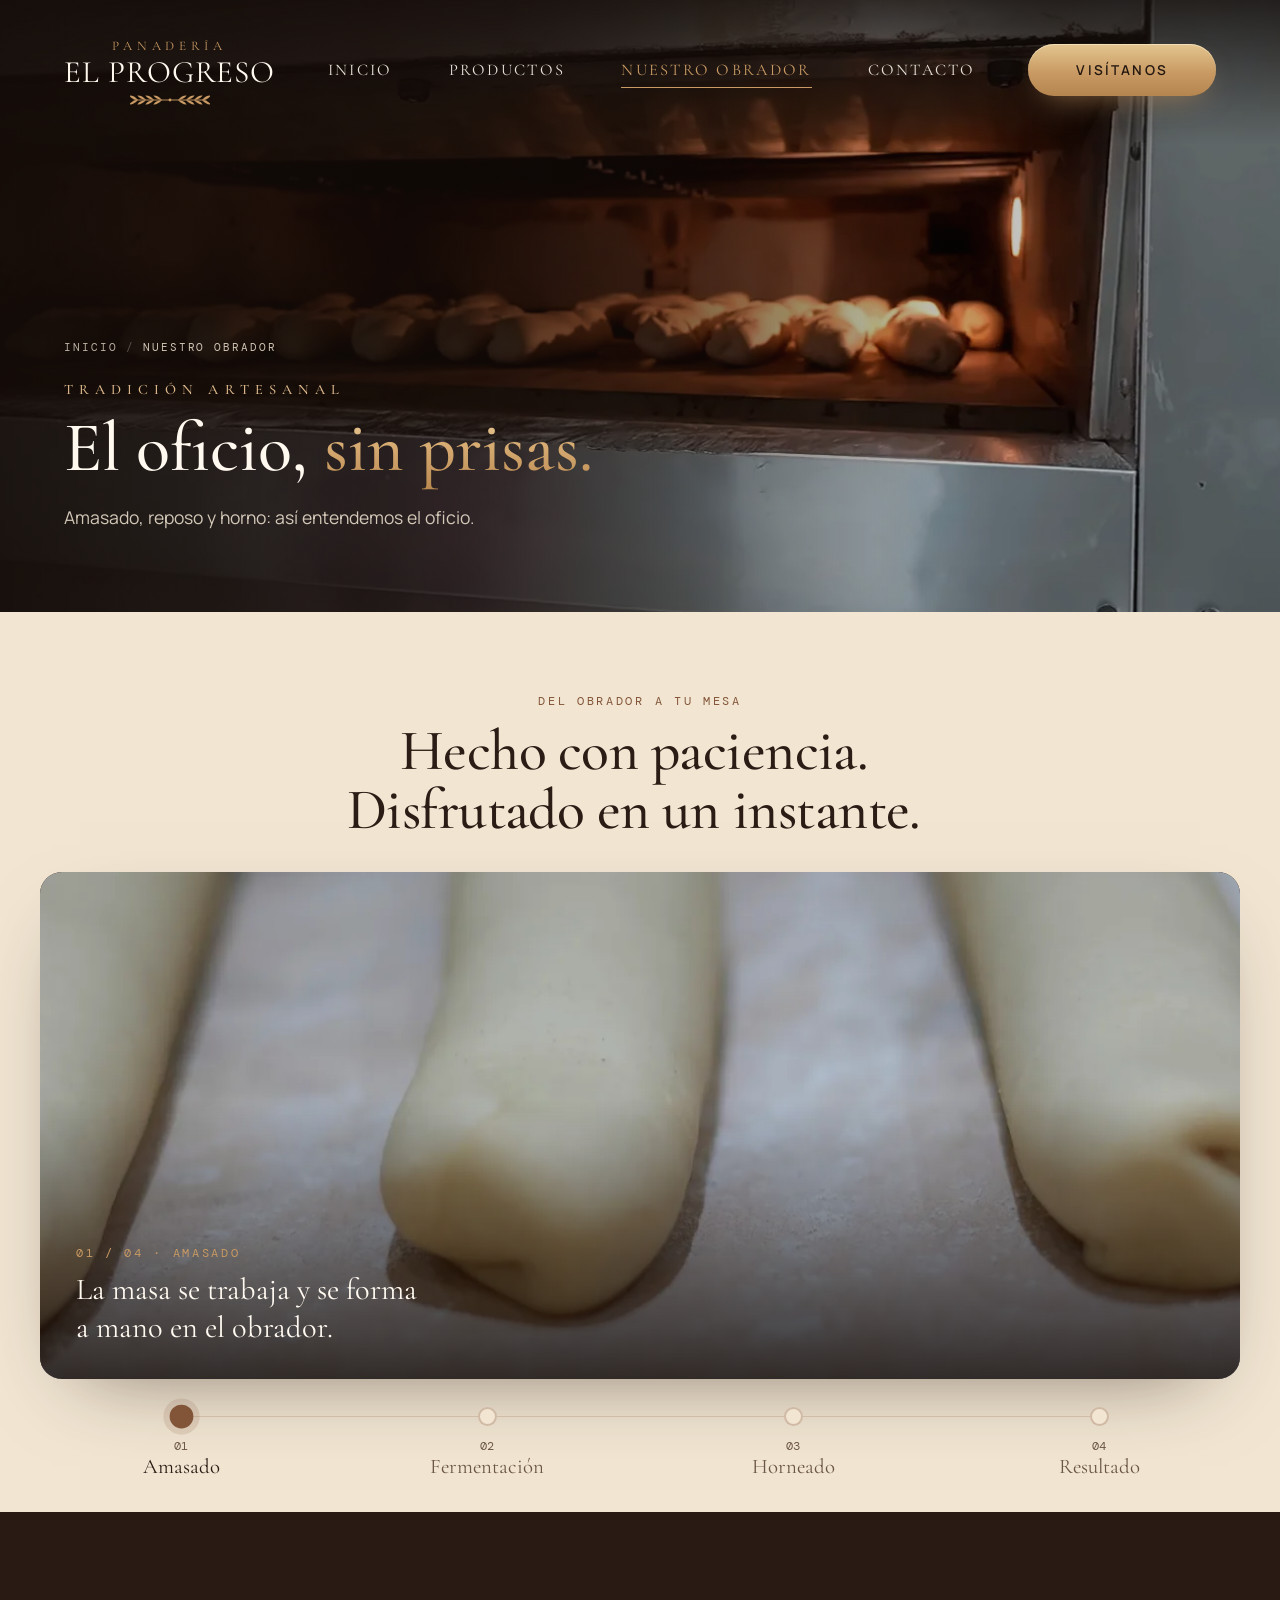
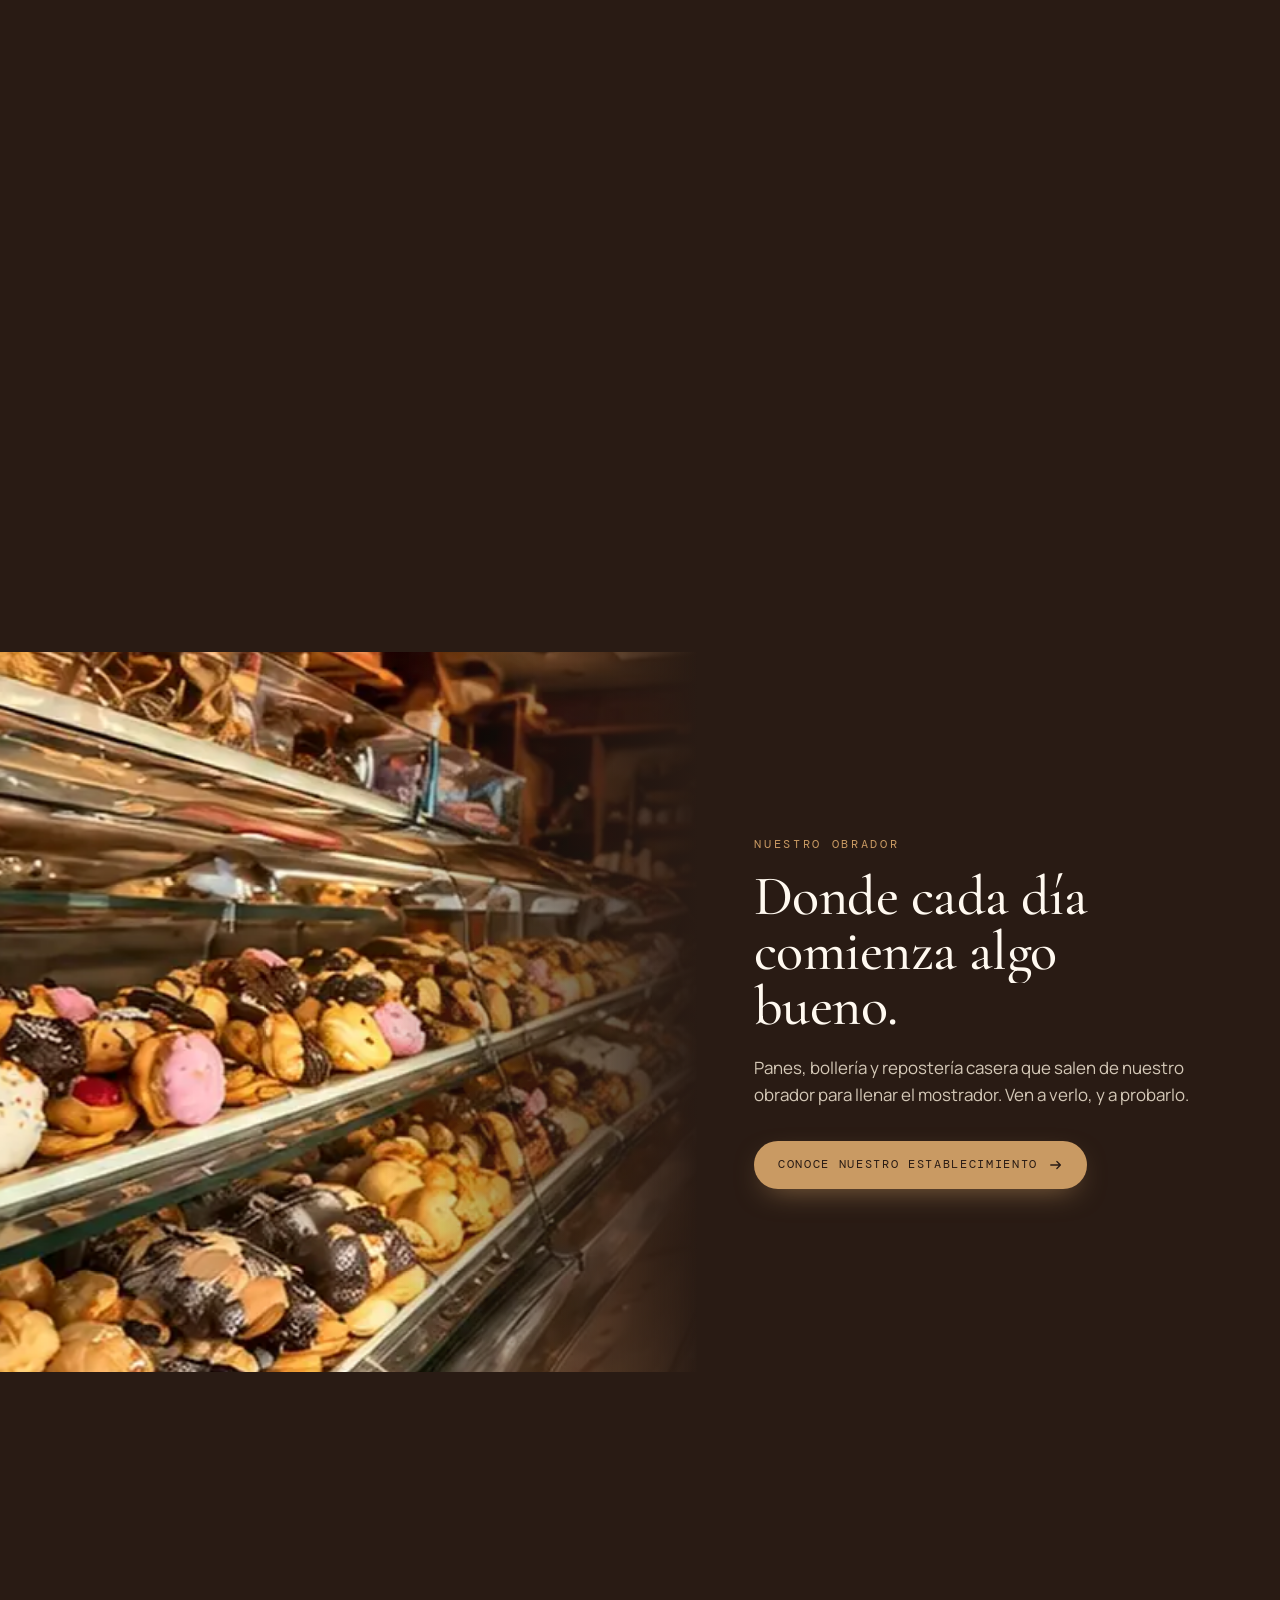
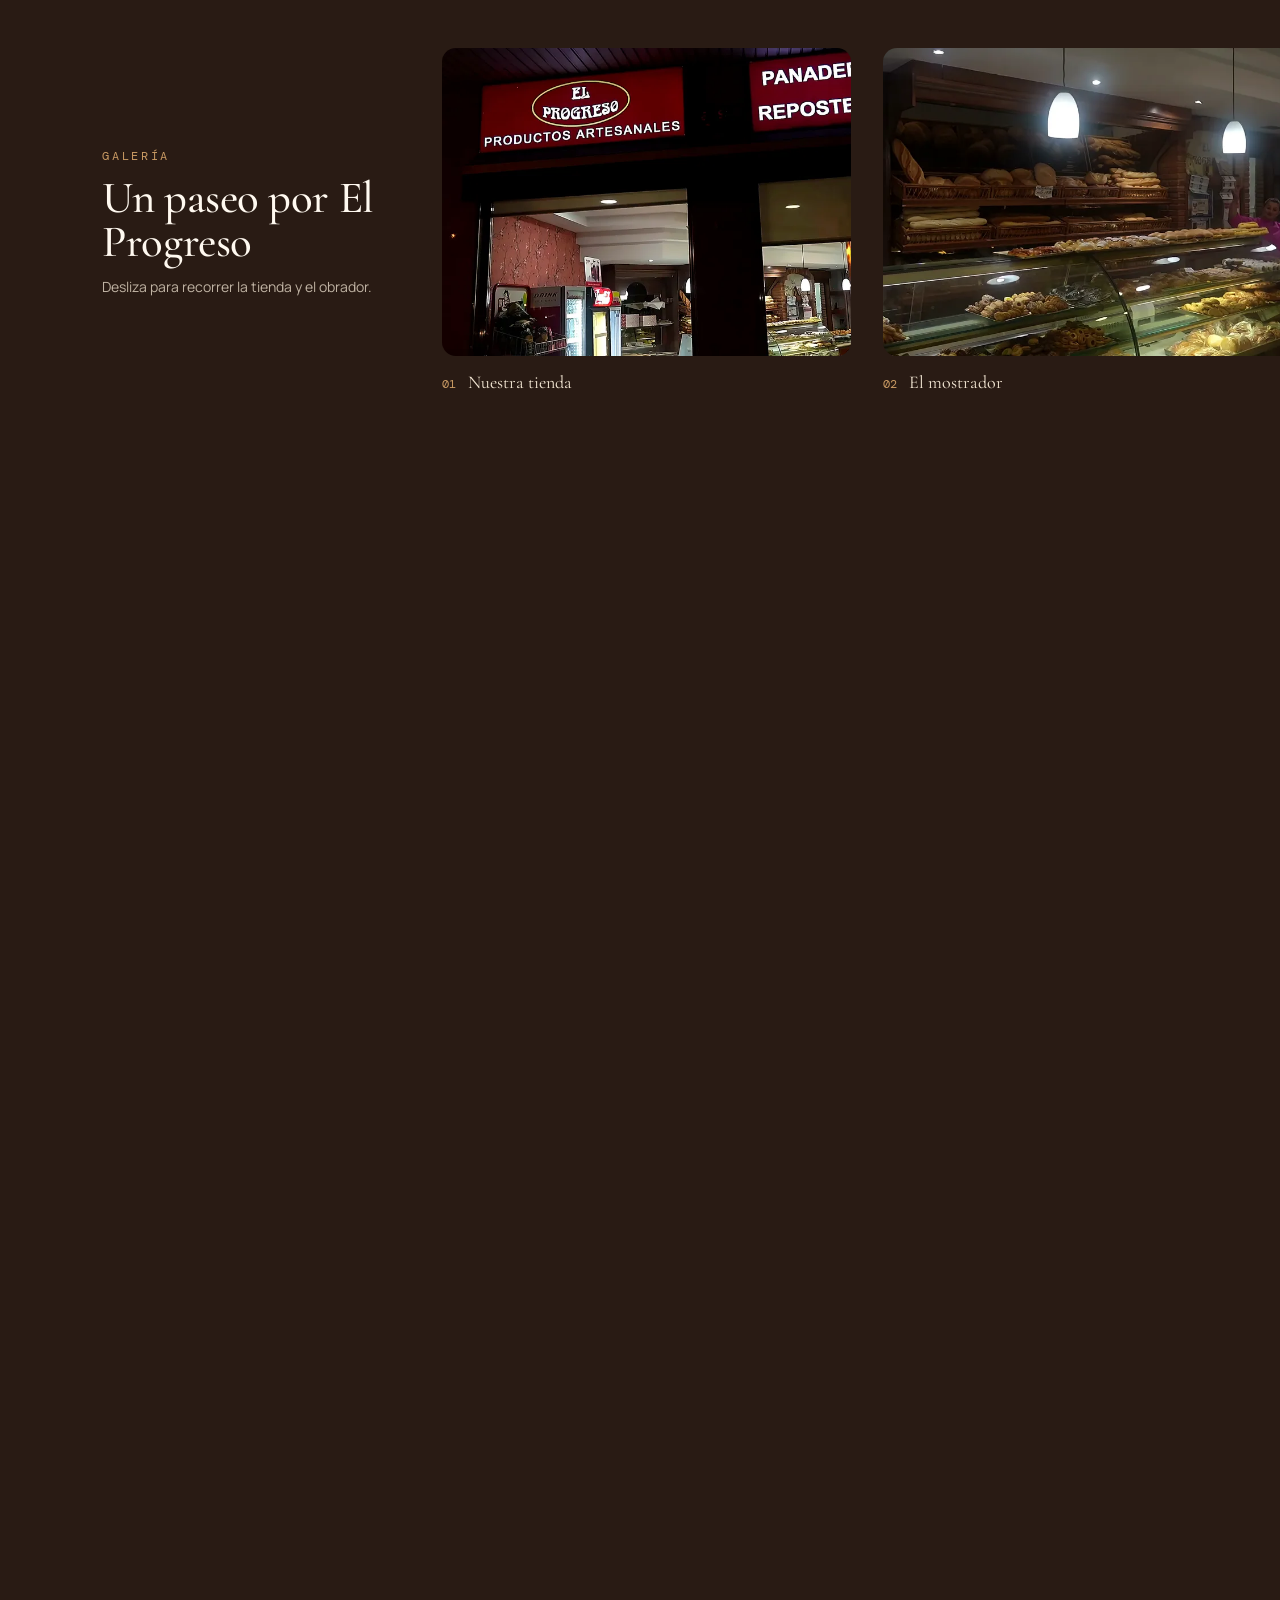
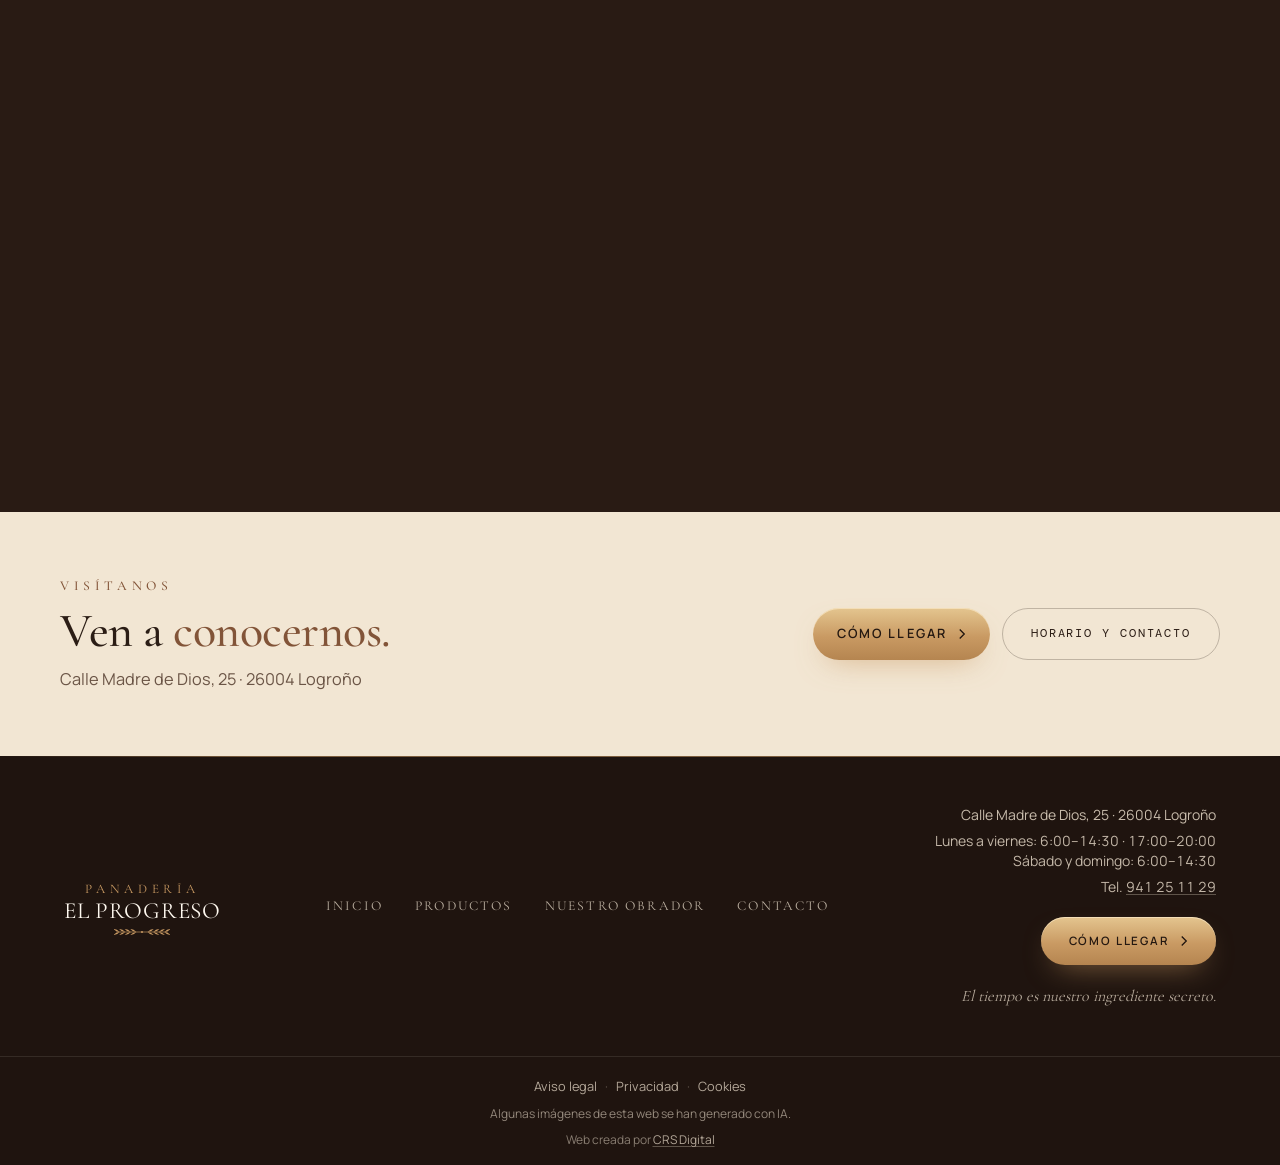
<file: obrador/index.html>
<!DOCTYPE html><!--z5leIse2_fvXZUEgw_bQr--><html lang="es-ES"><head><meta charSet="utf-8"/><meta name="viewport" content="width=device-width, initial-scale=1"/><link rel="stylesheet" href="/_next/static/css/2284d055bfaa5472.css" data-precedence="next"/><link rel="preload" as="script" fetchPriority="low" href="/_next/static/chunks/webpack-b9d9671f72938aae.js"/><script src="/_next/static/chunks/4bd1b696-c023c6e3521b1417.js" async=""></script><script src="/_next/static/chunks/255-1f92380adbc6ec99.js" async=""></script><script src="/_next/static/chunks/main-app-a3cda71733722191.js" async=""></script><script src="/_next/static/chunks/c15bf2b0-52e8419f34af26ab.js" async=""></script><script src="/_next/static/chunks/293-672134d91c6947cc.js" async=""></script><script src="/_next/static/chunks/691-0249259bc89ee225.js" async=""></script><script src="/_next/static/chunks/516-4a3cc38caed1e884.js" async=""></script><script src="/_next/static/chunks/app/obrador/page-bc1b73144acf3d15.js" async=""></script><meta name="theme-color" content="#291b14"/><title>Nuestro obrador | Panadería El Progreso, Logroño</title><meta name="description" content="Amasado, reposo y horno: así trabajamos el pan y la repostería en Panadería El Progreso, panadería de la Calle Madre de Dios, en Logroño."/><meta name="robots" content="index, follow"/><link rel="canonical" href="https://panaderiaelprogreso.es/obrador/"/><meta property="og:title" content="Nuestro obrador | Panadería El Progreso, Logroño"/><meta property="og:description" content="Amasado, reposo y horno: así trabajamos el pan y la repostería en Panadería El Progreso, panadería de la Calle Madre de Dios, en Logroño."/><meta property="og:url" content="https://panaderiaelprogreso.es/obrador/"/><meta property="og:site_name" content="Panadería El Progreso"/><meta property="og:locale" content="es_ES"/><meta property="og:image" content="https://panaderiaelprogreso.es/images/og-fachada.jpg"/><meta property="og:image:width" content="1200"/><meta property="og:image:height" content="630"/><meta property="og:image:alt" content="Fachada de Panadería El Progreso en la calle Madre de Dios, Logroño"/><meta property="og:type" content="website"/><meta name="twitter:card" content="summary_large_image"/><meta name="twitter:title" content="Nuestro obrador | Panadería El Progreso, Logroño"/><meta name="twitter:description" content="Amasado, reposo y horno: así trabajamos el pan y la repostería en Panadería El Progreso, panadería de la Calle Madre de Dios, en Logroño."/><meta name="twitter:image" content="https://panaderiaelprogreso.es/images/og-fachada.jpg"/><link rel="icon" href="/favicon.svg"/><script>(function(){var m=location.hash.match(/^#\/(productos|obrador|contacto)?$/);if(m)location.replace("/"+(m[1]?m[1]+"/":""));})();</script><script src="/_next/static/chunks/polyfills-42372ed130431b0a.js" noModule=""></script></head><body><div hidden=""><!--$--><!--/$--></div><a href="#contenido" class="sr-only focus:not-sr-only focus:fixed focus:left-4 focus:top-4 focus:z-[100] focus:rounded-full focus:bg-marfil focus:px-4 focus:py-2 focus:text-espresso">Saltar al contenido</a><div aria-hidden="true" class="pointer-events-none fixed inset-x-0 top-0 z-[60] h-[2px]"><div id="scroll-progress" class="h-full origin-left scale-x-0 bg-caramelo"></div></div><header class="fixed inset-x-0 top-0 z-50 transition-all duration-500 py-5 md:py-8"><nav class="mx-auto grid max-w-[1560px] grid-cols-[auto_1fr_auto] items-center gap-4 px-5 md:px-10 lg:px-16" aria-label="Principal"><a href="/" aria-label="Panadería El Progreso, inicio" class="justify-self-start"><span class="inline-flex flex-col items-center leading-none "><span class="font-serif text-[0.72rem] tracking-[0.36em] text-caramelo md:text-[0.82rem] overflow-hidden transition-all duration-500 max-h-6 opacity-100">PANADERÍA</span><span class="font-serif tracking-[0.03em] text-marfil mt-1 text-[1.7rem] md:text-[1.95rem]">EL PROGRESO</span><svg viewBox="0 0 80 14" fill="currentColor" class="mt-1 text-caramelo h-3.5 w-[4.4rem] md:h-4 md:w-[5rem] overflow-hidden transition-all duration-500 max-h-6 opacity-100" aria-hidden="true"><path d="M4 7h72" stroke="currentColor" stroke-width="0.9" stroke-linecap="round"></path><g><path d="M32 7q-4.2-4.8-8.6-4.4q2.6 4 8.6 4.4z"></path><path d="M32 7q-4.2 4.8-8.6 4.4q2.6-4 8.6-4.4z"></path><path d="M48 7q4.2-4.8 8.6-4.4q-2.6 4-8.6 4.4z"></path><path d="M48 7q4.2 4.8 8.6 4.4q-2.6-4-8.6-4.4z"></path></g><g><path d="M24 7q-4.2-4.8-8.6-4.4q2.6 4 8.6 4.4z"></path><path d="M24 7q-4.2 4.8-8.6 4.4q2.6-4 8.6-4.4z"></path><path d="M56 7q4.2-4.8 8.6-4.4q-2.6 4-8.6 4.4z"></path><path d="M56 7q4.2 4.8 8.6 4.4q-2.6-4-8.6-4.4z"></path></g><g><path d="M16 7q-4.2-4.8-8.6-4.4q2.6 4 8.6 4.4z"></path><path d="M16 7q-4.2 4.8-8.6 4.4q2.6-4 8.6-4.4z"></path><path d="M64 7q4.2-4.8 8.6-4.4q-2.6 4-8.6 4.4z"></path><path d="M64 7q4.2 4.8 8.6 4.4q-2.6-4-8.6-4.4z"></path></g><g><path d="M8 7q-4.2-4.8-8.6-4.4q2.6 4 8.6 4.4z"></path><path d="M8 7q-4.2 4.8-8.6 4.4q2.6-4 8.6-4.4z"></path><path d="M72 7q4.2-4.8 8.6-4.4q-2.6 4-8.6 4.4z"></path><path d="M72 7q4.2 4.8 8.6 4.4q-2.6-4-8.6-4.4z"></path></g><circle cx="40" cy="7" r="1.4"></circle></svg></span></a><ul class="hidden items-center justify-center gap-10 lg:flex xl:gap-14"><li><a href="/" class="group relative font-serif text-[1.02rem] uppercase tracking-[0.14em] transition-colors text-marfil/90 hover:text-marfil">Inicio<span class="absolute -bottom-2 left-0 h-px bg-caramelo transition-all duration-500 w-0 group-hover:w-full"></span></a></li><li><a href="/productos/" class="group relative font-serif text-[1.02rem] uppercase tracking-[0.14em] transition-colors text-marfil/90 hover:text-marfil">Productos<span class="absolute -bottom-2 left-0 h-px bg-caramelo transition-all duration-500 w-0 group-hover:w-full"></span></a></li><li><a href="/obrador/" aria-current="page" class="group relative font-serif text-[1.02rem] uppercase tracking-[0.14em] transition-colors text-caramelo">Nuestro obrador<span class="absolute -bottom-2 left-0 h-px bg-caramelo transition-all duration-500 w-full"></span></a></li><li><a href="/contacto/" class="group relative font-serif text-[1.02rem] uppercase tracking-[0.14em] transition-colors text-marfil/90 hover:text-marfil">Contacto<span class="absolute -bottom-2 left-0 h-px bg-caramelo transition-all duration-500 w-0 group-hover:w-full"></span></a></li></ul><div class="flex items-center gap-3 justify-self-end"><a href="/contacto/" class="btn btn-gold hidden !min-h-[3.25rem] !px-12 !text-[0.85rem] lg:inline-flex">Visítanos</a><button type="button" class="relative -mr-2 flex h-11 w-11 items-center justify-center lg:hidden" aria-label="Abrir menú" aria-expanded="false" aria-controls="menu-movil"><span class="absolute h-[1.5px] w-6 bg-marfil transition-transform duration-300 -translate-y-[7px]"></span><span class="absolute h-[1.5px] w-6 bg-marfil transition-opacity duration-300 opacity-100"></span><span class="absolute h-[1.5px] w-6 bg-marfil transition-transform duration-300 translate-y-[7px]"></span></button></div></nav></header><div id="menu-movil" hidden="" class="grain fixed inset-0 z-[45] flex flex-col justify-between bg-espresso px-6 pb-10 pt-32 lg:hidden"><ul class="space-y-2"><li class="overflow-hidden"><a data-item="true" href="/" class="flex items-baseline gap-4 py-1 font-serif text-[2.6rem] leading-tight text-marfil"><span class="font-mono text-xs text-caramelo">0<!-- -->1</span>Inicio</a></li><li class="overflow-hidden"><a data-item="true" href="/productos/" class="flex items-baseline gap-4 py-1 font-serif text-[2.6rem] leading-tight text-marfil"><span class="font-mono text-xs text-caramelo">0<!-- -->2</span>Productos</a></li><li class="overflow-hidden"><a data-item="true" href="/obrador/" aria-current="page" class="flex items-baseline gap-4 py-1 font-serif text-[2.6rem] leading-tight text-caramelo"><span class="font-mono text-xs text-caramelo">0<!-- -->3</span>Nuestro obrador</a></li><li class="overflow-hidden"><a data-item="true" href="/contacto/" class="flex items-baseline gap-4 py-1 font-serif text-[2.6rem] leading-tight text-marfil"><span class="font-mono text-xs text-caramelo">0<!-- -->4</span>Contacto</a></li></ul><div data-item="true" class="space-y-5"><p class="font-serif text-xl italic text-crema/80">El tiempo es nuestro ingrediente secreto.</p><a href="/contacto/" class="btn btn-gold w-full justify-center">Visítanos</a></div></div><main id="contenido"><section class="relative flex min-h-[62svh] items-end overflow-hidden bg-[#140c08] text-marfil md:min-h-[68vh]"><video src="/video/horno.mp4" poster="/images/video/horno-poster.webp" muted="" loop="" playsInline="" preload="metadata" aria-hidden="true" class="absolute inset-0 h-full w-full object-cover will-change-transform" style="object-position:50% 50%" data-ph-img="true"></video><div aria-hidden="true" class="absolute inset-0 bg-[linear-gradient(90deg,rgba(20,12,8,0.92)_0%,rgba(20,12,8,0.7)_40%,rgba(20,12,8,0.25)_75%)] max-md:bg-[linear-gradient(0deg,#140c08_0%,rgba(20,12,8,0.85)_45%,rgba(20,12,8,0.35)_100%)]"></div><div aria-hidden="true" class="absolute inset-x-0 top-0 h-36 bg-[linear-gradient(180deg,rgba(20,12,8,0.8),transparent)]"></div><div class="relative z-10 mx-auto w-full max-w-[1560px] px-5 pb-12 pt-36 md:px-10 md:pb-20 lg:px-16"><nav data-ph-item="true" aria-label="Ruta" class="font-mono text-[0.68rem] uppercase tracking-[0.18em] text-crema/75"><a href="/" class="hover:text-caramelo">Inicio</a><span class="mx-2 text-crema/30">/</span><span class="text-crema/85">Nuestro obrador</span></nav><h1><span data-ph-item="true" class="mt-6 block font-serif text-[0.82rem] font-medium leading-normal tracking-[0.42em] text-caramelo-claro md:text-[0.9rem]">TRADICIÓN ARTESANAL</span> <span data-ph-item="true" class="mt-3 block max-w-[18ch] font-serif text-[2.7rem] font-medium leading-[1] md:text-[4.4rem]">El oficio,<!-- --> <span class="text-gold">sin prisas.</span></span></h1><p data-ph-item="true" class="mt-5 max-w-[34rem] text-[1.02rem] leading-relaxed text-crema/85 md:text-[1.1rem]">Amasado, reposo y horno: así entendemos el oficio.</p></div></section><section id="proceso" class="relative flex min-h-[100svh] flex-col overflow-hidden bg-crema text-tinta" aria-label="Del obrador a tu mesa"><div class="mx-auto flex w-full max-w-[1320px] flex-1 flex-col px-4 pb-5 pt-[4.75rem] md:px-10 md:pb-8 md:pt-20"><div class="text-center"><p class="eyebrow text-tostado">Del obrador a tu mesa</p><h2 class="display mx-auto mt-2 text-[2rem] leading-[1.02] text-tinta md:mt-3 md:text-[3.2rem] lg:text-[3.6rem]" aria-label="Hecho con paciencia. Disfrutado en un instante."><span class="block" aria-hidden="true"><span class="split-word"><span>Hecho<!-- --> </span></span><span class="split-word"><span>con<!-- --> </span></span><span class="split-word"><span>paciencia.<!-- --> </span></span></span><span class="block" aria-hidden="true"><span class="split-word"><span>Disfrutado<!-- --> </span></span><span class="split-word"><span>en<!-- --> </span></span><span class="split-word"><span>un<!-- --> </span></span><span class="split-word"><span>instante.<!-- --> </span></span></span></h2></div><div data-stage="true" class="relative mt-5 min-h-[46svh] flex-1 overflow-hidden rounded-[18px] bg-espresso shadow-[0_30px_80px_-40px_rgba(41,27,20,0.6)] md:mt-8 md:min-h-[42vh] md:rounded-[22px]"><div data-layer="true" class="absolute inset-0" style="opacity:1"><img src="/images/obrador/masa-barras.webp" srcSet="/images/obrador/masa-barras-720.webp 720w, /images/obrador/masa-barras.webp 1400w" sizes="(max-width: 767px) 100vw, 1320px" alt="Amasado: La masa se trabaja y se forma a mano en el obrador." loading="lazy" decoding="async" class="h-full w-full object-cover will-change-transform" style="object-position:50% 50%"/><div class="absolute inset-0" style="background:rgba(242,230,211,0);mix-blend-mode:soft-light"></div></div><div data-layer="true" class="absolute inset-0" style="opacity:0"><img src="/images/obrador/roscos.webp" srcSet="/images/obrador/roscos-720.webp 720w, /images/obrador/roscos.webp 1400w" sizes="(max-width: 767px) 100vw, 1320px" alt="Fermentación: Reposa y crece despacio, sin prisas." loading="lazy" decoding="async" class="h-full w-full object-cover will-change-transform" style="object-position:50% 60%"/><div class="absolute inset-0" style="background:rgba(242,230,211,0);mix-blend-mode:soft-light"></div></div><div data-layer="true" class="absolute inset-0" style="opacity:0"><img src="/images/obrador/horno.webp" srcSet="/images/obrador/horno-720.webp 720w, /images/obrador/horno.webp 1400w" sizes="(max-width: 767px) 100vw, 1320px" alt="Horneado: El calor del horno dora la corteza." loading="lazy" decoding="async" class="h-full w-full object-cover will-change-transform" style="object-position:50% 50%"/><div class="absolute inset-0" style="background:rgba(255,138,48,0.22);mix-blend-mode:soft-light"></div></div><div data-layer="true" class="absolute inset-0" style="opacity:0"><img src="/images/obrador/barras.webp" srcSet="/images/obrador/barras-720.webp 720w, /images/obrador/barras.webp 1400w" sizes="(max-width: 767px) 100vw, 1320px" alt="Resultado: Corteza crujiente, miga tierna." loading="lazy" decoding="async" class="h-full w-full object-cover will-change-transform" style="object-position:50% 50%"/><div class="absolute inset-0" style="background:rgba(242,230,211,0);mix-blend-mode:soft-light"></div></div><div data-sweep="true" aria-hidden="true" class="pointer-events-none absolute inset-y-0 left-0 w-[70%] opacity-0 [background:linear-gradient(100deg,transparent_0%,rgba(255,214,160,0.35)_45%,rgba(255,240,215,0.5)_50%,rgba(255,214,160,0.35)_55%,transparent_100%)] [mix-blend-mode:soft-light]"></div><div aria-hidden="true" class="pointer-events-none absolute inset-0 bg-[linear-gradient(0deg,rgba(23,14,9,0.82)_0%,rgba(23,14,9,0.35)_30%,rgba(23,14,9,0)_55%)]"></div><div class="absolute bottom-5 left-5 max-w-[22rem] md:bottom-8 md:left-9" aria-live="polite"><span class="eyebrow text-caramelo">01<!-- --> / 04 · <!-- -->Amasado</span><p class="mt-2 animate-[fadeUp_0.8s_ease-out] font-serif text-[1.35rem] leading-tight text-marfil md:text-[1.9rem]">La masa se trabaja y se forma a mano en el obrador.</p></div></div><ol class="relative mt-4 grid grid-cols-4 gap-1 md:mt-7 md:gap-6"><span aria-hidden="true" class="absolute left-[12.5%] right-[12.5%] top-[7px] h-px bg-tostado/20 md:top-[9px]"></span><span aria-hidden="true" class="absolute left-[12.5%] top-[7px] h-px origin-left bg-tostado md:top-[9px]" style="width:75%;transform:scaleX(var(--viaje, 0))"></span><li class="relative flex flex-col items-center text-center"><span class="relative h-[15px] w-[15px] rounded-full border-2 transition-all duration-500 md:h-[19px] md:w-[19px] border-tostado bg-tostado scale-125 shadow-[0_0_0_5px_rgba(130,84,56,0.15)]"></span><span class="mt-2 font-mono text-[0.68rem] text-tinta-suave md:mt-3 md:text-xs">01</span><span class="font-serif text-[0.95rem] leading-tight transition-colors md:text-[1.3rem] text-tinta">Amasado</span></li><li class="relative flex flex-col items-center text-center"><span class="relative h-[15px] w-[15px] rounded-full border-2 transition-all duration-500 md:h-[19px] md:w-[19px] border-tostado/30 bg-crema "></span><span class="mt-2 font-mono text-[0.68rem] text-tinta-suave md:mt-3 md:text-xs">02</span><span class="font-serif text-[0.95rem] leading-tight transition-colors md:text-[1.3rem] text-tinta-suave">Fermentación</span></li><li class="relative flex flex-col items-center text-center"><span class="relative h-[15px] w-[15px] rounded-full border-2 transition-all duration-500 md:h-[19px] md:w-[19px] border-tostado/30 bg-crema "></span><span class="mt-2 font-mono text-[0.68rem] text-tinta-suave md:mt-3 md:text-xs">03</span><span class="font-serif text-[0.95rem] leading-tight transition-colors md:text-[1.3rem] text-tinta-suave">Horneado</span></li><li class="relative flex flex-col items-center text-center"><span class="relative h-[15px] w-[15px] rounded-full border-2 transition-all duration-500 md:h-[19px] md:w-[19px] border-tostado/30 bg-crema "></span><span class="mt-2 font-mono text-[0.68rem] text-tinta-suave md:mt-3 md:text-xs">04</span><span class="font-serif text-[0.95rem] leading-tight transition-colors md:text-[1.3rem] text-tinta-suave">Resultado</span></li></ol></div></section><section id="obrador" class="relative overflow-hidden bg-espresso text-marfil"><div data-hero="true" class="relative grid md:min-h-[80vh] md:grid-cols-[1.2fr_1fr]"><div class="relative aspect-[4/3] overflow-hidden md:aspect-auto"><img data-hero-img="true" src="/images/vitrina.webp" srcSet="/images/vitrina-720.webp 720w, /images/vitrina.webp 1400w" sizes="(max-width: 767px) 100vw, 56vw" alt="Vitrina de Panadería El Progreso llena de bollería y dulces" loading="lazy" class="h-full w-full object-cover object-[35%_50%] will-change-transform"/><div aria-hidden="true" class="absolute inset-0 bg-[linear-gradient(90deg,rgba(41,27,20,0)_55%,#291b14_100%)] max-md:bg-[linear-gradient(0deg,#291b14_0%,rgba(41,27,20,0)_55%)]"></div></div><div class="relative flex flex-col justify-center px-5 pb-12 pt-1 md:py-20 md:pl-10 md:pr-12 lg:pl-14 lg:pr-20"><div class=""><p data-reveal="true" class="eyebrow text-caramelo">Nuestro obrador</p></div><h2 class="display mt-3 text-[2.4rem] md:mt-4 md:text-[3rem] lg:text-[3.5rem]" aria-label="Donde cada día comienza algo bueno."><span class="block" aria-hidden="true"><span class="split-word"><span>Donde<!-- --> </span></span><span class="split-word"><span>cada<!-- --> </span></span><span class="split-word"><span>día<!-- --> </span></span></span><span class="block" aria-hidden="true"><span class="split-word"><span>comienza<!-- --> </span></span><span class="split-word"><span>algo<!-- --> </span></span><span class="split-word"><span>bueno.<!-- --> </span></span></span></h2><div class="mt-5 max-w-[28rem]"><p data-reveal="true" class="leading-relaxed text-crema/85 md:text-[1.06rem]">Panes, bollería y repostería casera que salen de nuestro obrador para llenar el mostrador. Ven a verlo, y a probarlo.</p><button type="button" data-reveal="true" class="btn btn-primary mt-8">Conoce nuestro establecimiento <svg viewBox="0 0 16 16" fill="none" stroke="currentColor" stroke-width="1.5" stroke-linecap="round" stroke-linejoin="round" class="h-3.5 w-3.5"><path d="M2 8h11M9 4l4 4-4 4"></path></svg></button></div></div></div><div id="galeria" class="relative pb-14 pt-4 md:flex md:h-[100svh] md:items-center md:py-0"><div class="px-5 pb-5 md:hidden"><p class="eyebrow text-caramelo">Galería</p><p class="display mt-2 text-[2rem] text-marfil">Un paseo por El Progreso</p><p class="mt-2 text-[0.95rem] md:text-sm text-crema/75">Desliza para ver la tienda y el obrador.</p></div><div class="flex snap-x snap-mandatory scroll-px-5 gap-4 overflow-x-auto overflow-y-hidden overscroll-x-contain px-5 pb-4 [scrollbar-width:none] md:snap-none md:gap-8 md:overflow-visible md:px-[8vw] md:pb-0"><div class="hidden w-[24vw] shrink-0 flex-col justify-center md:flex"><p class="eyebrow text-caramelo">Galería</p><p class="display mt-3 text-[1.9rem] text-marfil md:text-[2.8rem]">Un paseo por El Progreso</p><p class="mt-3 hidden text-[0.95rem] md:text-sm text-crema/75 md:block">Desliza para recorrer la tienda y el obrador.</p></div><figure data-g="true" class="group w-[78vw] shrink-0 snap-center md:w-[32vw]"><div class="overflow-hidden rounded-[14px]"><img src="/images/obrador/fachada-noche.webp" srcSet="/images/obrador/fachada-noche-720.webp 720w, /images/obrador/fachada-noche.webp 1400w" sizes="(max-width: 767px) 78vw, 32vw" alt="Fachada de Panadería El Progreso de noche, con los rótulos encendidos" loading="lazy" class="aspect-[4/3] w-full object-cover transition-transform duration-[1.2s] ease-[cubic-bezier(.22,1,.36,1)] group-hover:scale-105"/></div><figcaption class="mt-3 flex items-baseline gap-3"><span class="font-mono text-[0.72rem] text-caramelo">0<!-- -->1</span><span class="font-serif text-lg text-crema">Nuestra tienda</span></figcaption></figure><figure data-g="true" class="group w-[78vw] shrink-0 snap-center md:w-[32vw]"><div class="overflow-hidden rounded-[14px]"><img src="/images/obrador/mostrador.webp" srcSet="/images/obrador/mostrador-720.webp 720w, /images/obrador/mostrador.webp 1400w" sizes="(max-width: 767px) 78vw, 32vw" alt="Mostrador y estanterías de pan de El Progreso" loading="lazy" class="aspect-[4/3] w-full object-cover transition-transform duration-[1.2s] ease-[cubic-bezier(.22,1,.36,1)] group-hover:scale-105"/></div><figcaption class="mt-3 flex items-baseline gap-3"><span class="font-mono text-[0.72rem] text-caramelo">0<!-- -->2</span><span class="font-serif text-lg text-crema">El mostrador</span></figcaption></figure><figure data-g="true" class="group w-[78vw] shrink-0 snap-center md:w-[32vw]"><div class="overflow-hidden rounded-[14px]"><img src="/images/productos/pan-rustico.webp" srcSet="/images/productos/pan-rustico-720.webp 720w, /images/productos/pan-rustico.webp 1400w" sizes="(max-width: 767px) 78vw, 32vw" alt="Panes rústicos recién hechos en la cesta" loading="lazy" class="aspect-[4/3] w-full object-cover transition-transform duration-[1.2s] ease-[cubic-bezier(.22,1,.36,1)] group-hover:scale-105"/></div><figcaption class="mt-3 flex items-baseline gap-3"><span class="font-mono text-[0.72rem] text-caramelo">0<!-- -->3</span><span class="font-serif text-lg text-crema">El pan de cada día</span></figcaption></figure><figure data-g="true" class="group w-[78vw] shrink-0 snap-center md:w-[32vw]"><div class="overflow-hidden rounded-[14px]"><img src="/images/productos/merengues-2.webp" srcSet="/images/productos/merengues-2-720.webp 720w, /images/productos/merengues-2.webp 1400w" sizes="(max-width: 767px) 78vw, 32vw" alt="Pasteles de merengue en la vitrina" loading="lazy" class="aspect-[4/3] w-full object-cover transition-transform duration-[1.2s] ease-[cubic-bezier(.22,1,.36,1)] group-hover:scale-105"/></div><figcaption class="mt-3 flex items-baseline gap-3"><span class="font-mono text-[0.72rem] text-caramelo">0<!-- -->4</span><span class="font-serif text-lg text-crema">Repostería del día</span></figcaption></figure><figure data-g="true" class="group w-[78vw] shrink-0 snap-center md:w-[32vw]"><div class="overflow-hidden rounded-[14px]"><img src="/images/obrador/vitrina-tartas.webp" srcSet="/images/obrador/vitrina-tartas-720.webp 720w, /images/obrador/vitrina-tartas.webp 1400w" sizes="(max-width: 767px) 78vw, 32vw" alt="Tartas de la casa en la vitrina" loading="lazy" class="aspect-[4/3] w-full object-cover transition-transform duration-[1.2s] ease-[cubic-bezier(.22,1,.36,1)] group-hover:scale-105"/></div><figcaption class="mt-3 flex items-baseline gap-3"><span class="font-mono text-[0.72rem] text-caramelo">0<!-- -->5</span><span class="font-serif text-lg text-crema">Tartas de la casa</span></figcaption></figure></div></div></section><section aria-label="Ven a conocernos" class="bg-crema text-tinta"><div class="mx-auto flex max-w-[1240px] flex-col items-center px-5 py-14 text-center md:flex-row md:justify-between md:gap-12 md:px-10 md:py-16 md:text-left"><div><p class="font-serif text-[0.82rem] font-medium tracking-[0.34em] text-tostado md:text-[0.85rem]">VISÍTANOS</p><h2 class="display mt-3 text-[2.3rem] md:text-[3rem]">Ven a <span class="text-tostado">conocernos.</span></h2><p class="mt-3 text-[1.02rem] text-tinta-suave">Calle Madre de Dios, 25<!-- --> · <!-- -->26004<!-- --> <!-- -->Logroño</p></div><div class="mt-7 flex w-full flex-col gap-3 sm:w-auto sm:flex-row md:mt-0 md:shrink-0"><a href="https://www.google.com/maps/dir/?api=1&amp;destination=Panader%C3%ADa%20El%20Progreso%2C%20Calle%20Madre%20de%20Dios%2C%2025%2C%2026004%20Logro%C3%B1o" target="_blank" rel="noopener noreferrer" class="btn btn-gold w-full justify-center !min-h-[3.2rem] sm:w-auto">Cómo llegar<svg viewBox="0 0 10 16" class="h-3 w-2" fill="none" stroke="currentColor" stroke-width="1.8" aria-hidden="true"><path d="M2 2l6 6-6 6"></path></svg></a><a href="/contacto/" class="inline-flex min-h-[3.2rem] w-full items-center justify-center rounded-full border border-tinta/25 px-7 font-mono text-[0.74rem] uppercase tracking-[0.16em] text-tinta transition-colors hover:border-tostado hover:text-tostado sm:w-auto">Horario y contacto</a></div></div></section></main><footer data-hide-fab="true" class="relative bg-[#1f140f] text-marfil"><div aria-hidden="true" class="h-px bg-[linear-gradient(90deg,transparent,rgba(201,154,99,0.55)_20%,rgba(201,154,99,0.55)_80%,transparent)]"></div><div class="mx-auto grid max-w-[1560px] gap-9 px-6 pb-10 pt-12 text-center md:grid-cols-[auto_1fr_auto] md:items-center md:gap-10 md:px-12 md:py-12 md:text-left lg:px-16"><a href="/" aria-label="Panadería El Progreso, inicio" class="justify-self-center md:justify-self-start"><span class="inline-flex flex-col items-center leading-none "><span class="font-serif text-[0.72rem] tracking-[0.36em] text-caramelo md:text-[0.82rem] overflow-hidden transition-all duration-500 max-h-6 opacity-100">PANADERÍA</span><span class="font-serif tracking-[0.03em] text-marfil mt-1 text-[1.3rem] md:text-[1.45rem]">EL PROGRESO</span><svg viewBox="0 0 80 14" fill="currentColor" class="mt-1 text-caramelo h-2.5 w-14 overflow-hidden transition-all duration-500 max-h-6 opacity-100" aria-hidden="true"><path d="M4 7h72" stroke="currentColor" stroke-width="0.9" stroke-linecap="round"></path><g><path d="M32 7q-4.2-4.8-8.6-4.4q2.6 4 8.6 4.4z"></path><path d="M32 7q-4.2 4.8-8.6 4.4q2.6-4 8.6-4.4z"></path><path d="M48 7q4.2-4.8 8.6-4.4q-2.6 4-8.6 4.4z"></path><path d="M48 7q4.2 4.8 8.6 4.4q-2.6-4-8.6-4.4z"></path></g><g><path d="M24 7q-4.2-4.8-8.6-4.4q2.6 4 8.6 4.4z"></path><path d="M24 7q-4.2 4.8-8.6 4.4q2.6-4 8.6-4.4z"></path><path d="M56 7q4.2-4.8 8.6-4.4q-2.6 4-8.6 4.4z"></path><path d="M56 7q4.2 4.8 8.6 4.4q-2.6-4-8.6-4.4z"></path></g><g><path d="M16 7q-4.2-4.8-8.6-4.4q2.6 4 8.6 4.4z"></path><path d="M16 7q-4.2 4.8-8.6 4.4q2.6-4 8.6-4.4z"></path><path d="M64 7q4.2-4.8 8.6-4.4q-2.6 4-8.6 4.4z"></path><path d="M64 7q4.2 4.8 8.6 4.4q-2.6-4-8.6-4.4z"></path></g><g><path d="M8 7q-4.2-4.8-8.6-4.4q2.6 4 8.6 4.4z"></path><path d="M8 7q-4.2 4.8-8.6 4.4q2.6-4 8.6-4.4z"></path><path d="M72 7q4.2-4.8 8.6-4.4q-2.6 4-8.6 4.4z"></path><path d="M72 7q4.2 4.8 8.6 4.4q-2.6-4-8.6-4.4z"></path></g><circle cx="40" cy="7" r="1.4"></circle></svg></span></a><nav aria-label="Pie de página" class="mx-auto grid w-full max-w-[340px] grid-cols-2 gap-x-3 gap-y-3.5 whitespace-nowrap font-serif text-[0.82rem] uppercase tracking-[0.1em] md:text-[0.85rem] md:tracking-[0.16em] text-crema/75 md:flex md:max-w-none md:flex-wrap md:justify-center md:gap-x-8"><a href="/" class="py-1 transition-colors hover:text-caramelo">Inicio</a><a href="/productos/" class="py-1 transition-colors hover:text-caramelo">Productos</a><a href="/obrador/" class="py-1 transition-colors hover:text-caramelo">Nuestro obrador</a><a href="/contacto/" class="py-1 transition-colors hover:text-caramelo">Contacto</a></nav><div class="mx-auto w-full max-w-[320px] text-[0.95rem] md:text-sm text-crema/78 md:mx-0 md:w-auto md:max-w-none md:text-right"><p class="text-crema/80">Calle Madre de Dios, 25<!-- --> · <!-- -->26004<!-- --> <!-- -->Logroño</p><p class="mt-1.5"><span class="block">Lunes a viernes<!-- -->: <span class="tabular-nums">6:00–14:30 · 17:00–20:00</span></span><span class="block">Sábado y domingo<!-- -->: <span class="tabular-nums">6:00–14:30</span></span></p><p class="mt-1.5">Tel.<!-- --> <a href="tel:+34941251129" class="tabular-nums underline decoration-crema/30 underline-offset-2 hover:text-caramelo">941 25 11 29</a></p><a href="https://www.google.com/maps/dir/?api=1&amp;destination=Panader%C3%ADa%20El%20Progreso%2C%20Calle%20Madre%20de%20Dios%2C%2025%2C%2026004%20Logro%C3%B1o" target="_blank" rel="noopener noreferrer" class="btn btn-gold mt-5 w-full justify-center !min-h-[3rem] !px-7 !text-[0.72rem] md:w-auto">Cómo llegar<svg viewBox="0 0 10 16" class="h-3 w-2" fill="none" stroke="currentColor" stroke-width="1.8" aria-hidden="true"><path d="M2 2l6 6-6 6"></path></svg></a><p class="mt-5 font-serif text-[1rem] italic text-crema/70">El tiempo es nuestro ingrediente secreto.</p></div></div><div class="border-t border-marfil/10 px-6 pb-[calc(1rem+env(safe-area-inset-bottom,0px))] pt-5 text-center"><nav aria-label="Textos legales" class="text-[0.8rem] text-crema/70"><span><a href="/aviso-legal/" class="transition-colors hover:text-caramelo">Aviso legal</a></span><span><span class="px-2 text-crema/30">·</span><a href="/privacidad/" class="transition-colors hover:text-caramelo">Privacidad</a></span><span><span class="px-2 text-crema/30">·</span><a href="/cookies/" class="transition-colors hover:text-caramelo">Cookies</a></span></nav><p class="mx-auto mt-2 max-w-[34rem] text-[0.75rem] leading-relaxed text-crema/55">Algunas imágenes de esta web se han generado con IA.</p><p class="mt-2 text-[0.72rem] text-crema/50 md:text-[0.75rem]">Web creada por<!-- --> <a href="https://crsdigital.es" target="_blank" rel="noopener" class="text-crema/70 underline decoration-crema/30 underline-offset-2 transition-colors hover:text-caramelo">CRS Digital</a></p></div></footer><div class="fixed bottom-[calc(14px+env(safe-area-inset-bottom,0px))] right-[calc(14px+env(safe-area-inset-right,0px))] z-40 flex flex-col items-end gap-2 transition-all duration-500 md:hidden pointer-events-none translate-y-6 opacity-0"><a href="tel:+34941251129" aria-label="Llamar al 941 25 11 29" class="flex h-11 w-11 items-center justify-center rounded-full bg-espresso/85 text-marfil shadow-[0_10px_24px_-10px_rgba(0,0,0,0.7)] backdrop-blur-md"><svg viewBox="0 0 24 24" fill="currentColor" class="h-4 w-4"><path d="M6.6 10.8a15.1 15.1 0 0 0 6.6 6.6l2.2-2.2a1 1 0 0 1 1-.25 11.4 11.4 0 0 0 3.6.57 1 1 0 0 1 1 1V20a1 1 0 0 1-1 1A17 17 0 0 1 3 4a1 1 0 0 1 1-1h3.5a1 1 0 0 1 1 1c0 1.25.2 2.45.57 3.57a1 1 0 0 1-.25 1L6.6 10.8Z"></path></svg></a><a href="https://www.google.com/maps/dir/?api=1&amp;destination=Panader%C3%ADa%20El%20Progreso%2C%20Calle%20Madre%20de%20Dios%2C%2025%2C%2026004%20Logro%C3%B1o" target="_blank" rel="noopener noreferrer" aria-label="Cómo llegar a El Progreso" title="Cómo llegar" class="flex h-12 w-12 items-center justify-center rounded-full bg-caramelo text-espresso shadow-[0_12px_28px_-10px_rgba(0,0,0,0.65)] ring-1 ring-espresso/10"><svg viewBox="0 0 24 24" fill="currentColor" class="h-5 w-5"><path d="M12 2a7 7 0 0 0-7 7c0 5.2 7 13 7 13s7-7.8 7-13a7 7 0 0 0-7-7Zm0 9.5A2.5 2.5 0 1 1 12 6.5a2.5 2.5 0 0 1 0 5Z"></path></svg></a></div><!--$--><!--/$--><script type="application/ld+json">{"@context":"https://schema.org","@type":"Bakery","@id":"https://panaderiaelprogreso.es/#panaderia","name":"Panadería El Progreso","url":"https://panaderiaelprogreso.es/","image":["https://panaderiaelprogreso.es/images/fachada-1x1.jpg","https://panaderiaelprogreso.es/images/fachada-4x3.jpg","https://panaderiaelprogreso.es/images/fachada-16x9.jpg"],"telephone":"+34 941 25 11 29","servesCuisine":"Panadería y repostería","address":{"@type":"PostalAddress","streetAddress":"Calle Madre de Dios, 25","postalCode":"26004","addressLocality":"Logroño","addressRegion":"La Rioja","addressCountry":"ES"},"hasMap":"https://www.google.com/maps/dir/?api=1&destination=Panader%C3%ADa%20El%20Progreso%2C%20Calle%20Madre%20de%20Dios%2C%2025%2C%2026004%20Logro%C3%B1o","openingHoursSpecification":[{"@type":"OpeningHoursSpecification","dayOfWeek":["Monday","Tuesday","Wednesday","Thursday","Friday"],"opens":"06:00","closes":"14:30"},{"@type":"OpeningHoursSpecification","dayOfWeek":["Monday","Tuesday","Wednesday","Thursday","Friday"],"opens":"17:00","closes":"20:00"},{"@type":"OpeningHoursSpecification","dayOfWeek":["Saturday","Sunday"],"opens":"06:00","closes":"14:30"}]}</script><script src="/_next/static/chunks/webpack-b9d9671f72938aae.js" id="_R_" async=""></script><script>(self.__next_f=self.__next_f||[]).push([0])</script><script>self.__next_f.push([1,"1:\"$Sreact.fragment\"\n3:I[9766,[],\"\"]\n4:I[8924,[],\"\"]\n6:I[4431,[],\"OutletBoundary\"]\n8:I[5278,[],\"AsyncMetadataOutlet\"]\na:I[4431,[],\"ViewportBoundary\"]\nc:I[4431,[],\"MetadataBoundary\"]\nd:\"$Sreact.suspense\"\nf:I[7150,[],\"\"]\n:HL[\"/_next/static/css/2284d055bfaa5472.css\",\"style\"]\n"])</script><script>self.__next_f.push([1,"0:{\"P\":null,\"b\":\"z5leIse2_fvXZUEgw_bQr\",\"p\":\"\",\"c\":[\"\",\"obrador\",\"\"],\"i\":false,\"f\":[[[\"\",{\"children\":[\"obrador\",{\"children\":[\"__PAGE__\",{}]}]},\"$undefined\",\"$undefined\",true],[\"\",[\"$\",\"$1\",\"c\",{\"children\":[[[\"$\",\"link\",\"0\",{\"rel\":\"stylesheet\",\"href\":\"/_next/static/css/2284d055bfaa5472.css\",\"precedence\":\"next\",\"crossOrigin\":\"$undefined\",\"nonce\":\"$undefined\"}]],\"$L2\"]}],{\"children\":[\"obrador\",[\"$\",\"$1\",\"c\",{\"children\":[null,[\"$\",\"$L3\",null,{\"parallelRouterKey\":\"children\",\"error\":\"$undefined\",\"errorStyles\":\"$undefined\",\"errorScripts\":\"$undefined\",\"template\":[\"$\",\"$L4\",null,{}],\"templateStyles\":\"$undefined\",\"templateScripts\":\"$undefined\",\"notFound\":\"$undefined\",\"forbidden\":\"$undefined\",\"unauthorized\":\"$undefined\"}]]}],{\"children\":[\"__PAGE__\",[\"$\",\"$1\",\"c\",{\"children\":[\"$L5\",null,[\"$\",\"$L6\",null,{\"children\":[\"$L7\",[\"$\",\"$L8\",null,{\"promise\":\"$@9\"}]]}]]}],{},null,false]},null,false]},null,false],[\"$\",\"$1\",\"h\",{\"children\":[null,[[\"$\",\"$La\",null,{\"children\":\"$Lb\"}],null],[\"$\",\"$Lc\",null,{\"children\":[\"$\",\"div\",null,{\"hidden\":true,\"children\":[\"$\",\"$d\",null,{\"fallback\":null,\"children\":\"$Le\"}]}]}]]}],false]],\"m\":\"$undefined\",\"G\":[\"$f\",[]],\"s\":false,\"S\":true}\n"])</script><script>self.__next_f.push([1,"11:I[6684,[\"592\",\"static/chunks/c15bf2b0-52e8419f34af26ab.js\",\"293\",\"static/chunks/293-672134d91c6947cc.js\",\"691\",\"static/chunks/691-0249259bc89ee225.js\",\"516\",\"static/chunks/516-4a3cc38caed1e884.js\",\"180\",\"static/chunks/app/obrador/page-bc1b73144acf3d15.js\"],\"Site\"]\n10:T48f,"])</script><script>self.__next_f.push([1,"{\"@context\":\"https://schema.org\",\"@type\":\"Bakery\",\"@id\":\"https://panaderiaelprogreso.es/#panaderia\",\"name\":\"Panadería El Progreso\",\"url\":\"https://panaderiaelprogreso.es/\",\"image\":[\"https://panaderiaelprogreso.es/images/fachada-1x1.jpg\",\"https://panaderiaelprogreso.es/images/fachada-4x3.jpg\",\"https://panaderiaelprogreso.es/images/fachada-16x9.jpg\"],\"telephone\":\"+34 941 25 11 29\",\"servesCuisine\":\"Panadería y repostería\",\"address\":{\"@type\":\"PostalAddress\",\"streetAddress\":\"Calle Madre de Dios, 25\",\"postalCode\":\"26004\",\"addressLocality\":\"Logroño\",\"addressRegion\":\"La Rioja\",\"addressCountry\":\"ES\"},\"hasMap\":\"https://www.google.com/maps/dir/?api=1\u0026destination=Panader%C3%ADa%20El%20Progreso%2C%20Calle%20Madre%20de%20Dios%2C%2025%2C%2026004%20Logro%C3%B1o\",\"openingHoursSpecification\":[{\"@type\":\"OpeningHoursSpecification\",\"dayOfWeek\":[\"Monday\",\"Tuesday\",\"Wednesday\",\"Thursday\",\"Friday\"],\"opens\":\"06:00\",\"closes\":\"14:30\"},{\"@type\":\"OpeningHoursSpecification\",\"dayOfWeek\":[\"Monday\",\"Tuesday\",\"Wednesday\",\"Thursday\",\"Friday\"],\"opens\":\"17:00\",\"closes\":\"20:00\"},{\"@type\":\"OpeningHoursSpecification\",\"dayOfWeek\":[\"Saturday\",\"Sunday\"],\"opens\":\"06:00\",\"closes\":\"14:30\"}]}"])</script><script>self.__next_f.push([1,"2:[\"$\",\"html\",null,{\"lang\":\"es-ES\",\"children\":[[\"$\",\"head\",null,{\"children\":[\"$\",\"script\",null,{\"dangerouslySetInnerHTML\":{\"__html\":\"(function(){var m=location.hash.match(/^#\\\\/(productos|obrador|contacto)?$/);if(m)location.replace(\\\"/\\\"+(m[1]?m[1]+\\\"/\\\":\\\"\\\"));})();\"}}]}],[\"$\",\"body\",null,{\"children\":[[\"$\",\"a\",null,{\"href\":\"#contenido\",\"className\":\"sr-only focus:not-sr-only focus:fixed focus:left-4 focus:top-4 focus:z-[100] focus:rounded-full focus:bg-marfil focus:px-4 focus:py-2 focus:text-espresso\",\"children\":\"Saltar al contenido\"}],[\"$\",\"$L3\",null,{\"parallelRouterKey\":\"children\",\"error\":\"$undefined\",\"errorStyles\":\"$undefined\",\"errorScripts\":\"$undefined\",\"template\":[\"$\",\"$L4\",null,{}],\"templateStyles\":\"$undefined\",\"templateScripts\":\"$undefined\",\"notFound\":[[[\"$\",\"title\",null,{\"children\":\"404: This page could not be found.\"}],[\"$\",\"div\",null,{\"style\":{\"fontFamily\":\"system-ui,\\\"Segoe UI\\\",Roboto,Helvetica,Arial,sans-serif,\\\"Apple Color Emoji\\\",\\\"Segoe UI Emoji\\\"\",\"height\":\"100vh\",\"textAlign\":\"center\",\"display\":\"flex\",\"flexDirection\":\"column\",\"alignItems\":\"center\",\"justifyContent\":\"center\"},\"children\":[\"$\",\"div\",null,{\"children\":[[\"$\",\"style\",null,{\"dangerouslySetInnerHTML\":{\"__html\":\"body{color:#000;background:#fff;margin:0}.next-error-h1{border-right:1px solid rgba(0,0,0,.3)}@media (prefers-color-scheme:dark){body{color:#fff;background:#000}.next-error-h1{border-right:1px solid rgba(255,255,255,.3)}}\"}}],[\"$\",\"h1\",null,{\"className\":\"next-error-h1\",\"style\":{\"display\":\"inline-block\",\"margin\":\"0 20px 0 0\",\"padding\":\"0 23px 0 0\",\"fontSize\":24,\"fontWeight\":500,\"verticalAlign\":\"top\",\"lineHeight\":\"49px\"},\"children\":404}],[\"$\",\"div\",null,{\"style\":{\"display\":\"inline-block\"},\"children\":[\"$\",\"h2\",null,{\"style\":{\"fontSize\":14,\"fontWeight\":400,\"lineHeight\":\"49px\",\"margin\":0},\"children\":\"This page could not be found.\"}]}]]}]}]],[]],\"forbidden\":\"$undefined\",\"unauthorized\":\"$undefined\"}],[\"$\",\"script\",null,{\"type\":\"application/ld+json\",\"dangerouslySetInnerHTML\":{\"__html\":\"$10\"}}]]}]]}]\n"])</script><script>self.__next_f.push([1,"5:[\"$\",\"$L11\",null,{\"page\":\"obrador\",\"content\":{\"settings\":{\"name\":\"Panadería El Progreso\",\"address\":\"Calle Madre de Dios, 25\",\"postalCode\":\"26004\",\"city\":\"Logroño\",\"phone\":\"941 25 11 29\",\"whatsapp\":\"\",\"instagram\":\"\",\"hours\":[{\"days\":\"Lunes a viernes\",\"hours\":\"6:00–14:30 · 17:00–20:00\"},{\"days\":\"Sábado y domingo\",\"hours\":\"6:00–14:30\"}],\"hoursNote\":\"\",\"texts\":{\"heroTitle\":\"El sabor de siempre, como nunca lo has visto.\",\"heroSubtitle\":\"Tradición, dedicación y sabor en cada elaboración.\",\"historiaTitle\":\"La tradición se disfruta en cada bocado.\",\"historiaBody\":\"En Panadería El Progreso elaboramos panes, bollería y repostería en nuestro propio obrador, con producto casero y el mismo cariño de siempre.\",\"viajeTitle\":\"Hecho con paciencia. Disfrutado en un instante.\",\"rosquillasTitle\":\"Pequeños placeres. Grandes tradiciones.\",\"rosquillasBody\":\"Nuestros donuts se hacen en el obrador, caseros y de elaboración propia, con todo el sabor de siempre.\",\"catalogoTitle\":\"Todo lo bueno empieza aquí.\",\"obradorTitle\":\"Donde cada día comienza algo bueno.\",\"obradorBody\":\"Panes, bollería y repostería casera que salen de nuestro obrador para llenar el mostrador. Ven a verlo, y a probarlo.\",\"contactoTitle\":\"Te esperamos en El Progreso.\"}},\"products\":[{\"id\":\"barra-tradicional\",\"name\":\"Barra tradicional\",\"category\":\"panes\",\"description\":\"La barra de cada día, crujiente por fuera y tierna por dentro.\",\"images\":[{\"src\":\"/images/productos/barra.webp\",\"srcSmall\":\"/images/productos/barra-720.webp\",\"alt\":\"Barras de pan recién hechas en la cesta\"},{\"src\":\"/images/productos/barra-2.webp\",\"srcSmall\":\"/images/productos/barra-2-720.webp\",\"alt\":\"Barra de pan recién sacada de la cesta\"}],\"demo\":true},{\"id\":\"croissant\",\"name\":\"Croissant\",\"category\":\"bolleria\",\"description\":\"Hojaldrado, dorado y con todo el sabor de la mantequilla.\",\"images\":[{\"src\":\"/images/productos/croissant.webp\",\"srcSmall\":\"/images/productos/croissant-720.webp\",\"alt\":\"Croissants recién horneados en la bandeja\"}],\"demo\":true},{\"id\":\"pasteles-merengue\",\"name\":\"Pasteles de merengue\",\"category\":\"reposteria\",\"description\":\"Merengue en espiral sobre base de galleta, con virutas por encima.\",\"images\":[{\"src\":\"/images/productos/merengues.webp\",\"srcSmall\":\"/images/productos/merengues-720.webp\",\"alt\":\"Bandeja de pasteles de merengue\"},{\"src\":\"/images/productos/merengues-2.webp\",\"srcSmall\":\"/images/productos/merengues-2-720.webp\",\"alt\":\"Pasteles de merengue en la vitrina\"}],\"demo\":true},{\"id\":\"tarta-cafe\",\"name\":\"Tarta de café\",\"category\":\"especialidades\",\"description\":\"Tarta de mousse con cacao por encima y la espiga dibujada a mano.\",\"images\":[{\"src\":\"/images/productos/tarta-cafe.webp\",\"srcSmall\":\"/images/productos/tarta-cafe-720.webp\",\"alt\":\"Tarta de café con una espiga dibujada en cacao\"}],\"demo\":true},{\"id\":\"pan-rustico\",\"name\":\"Pan rústico\",\"category\":\"panes\",\"description\":\"Piezas de corteza gruesa y miga esponjosa.\",\"images\":[{\"src\":\"/images/productos/pan-rustico.webp\",\"srcSmall\":\"/images/productos/pan-rustico-720.webp\",\"alt\":\"Panes rústicos en la cesta\"}],\"demo\":true},{\"id\":\"croissant-chocolate\",\"name\":\"Croissant de chocolate\",\"category\":\"bolleria\",\"description\":\"Hojaldre relleno y decorado con chocolate.\",\"images\":[{\"src\":\"/images/productos/croissant-chocolate.webp\",\"srcSmall\":\"/images/productos/croissant-chocolate-720.webp\",\"alt\":\"Croissants rellenos de chocolate\"}],\"demo\":true},{\"id\":\"hojaldres\",\"name\":\"Hojaldres\",\"category\":\"bolleria\",\"description\":\"Pequeñas piezas de hojaldre, ligeras y crujientes.\",\"images\":[{\"src\":\"/images/productos/hojaldres.webp\",\"srcSmall\":\"/images/productos/hojaldres-720.webp\",\"alt\":\"Bandeja de hojaldres variados\"}],\"demo\":true},{\"id\":\"trenza-hojaldre\",\"name\":\"Trenza de hojaldre\",\"category\":\"bolleria\",\"description\":\"Hojaldre trenzado con pasas y frutos secos.\",\"images\":[{\"src\":\"/images/productos/trenza.webp\",\"srcSmall\":\"/images/productos/trenza-720.webp\",\"alt\":\"Trenza de hojaldre con pasas\"}],\"demo\":true},{\"id\":\"hojaldre-manzana\",\"name\":\"Hojaldre de manzana\",\"category\":\"bolleria\",\"description\":\"Hojaldre con láminas de manzana y coco rallado.\",\"images\":[{\"src\":\"/images/productos/hojaldre-manzana.webp\",\"srcSmall\":\"/images/productos/hojaldre-manzana-720.webp\",\"alt\":\"Hojaldres de manzana recién hechos\"}],\"demo\":true},{\"id\":\"donuts\",\"name\":\"Donuts\",\"category\":\"rosquillas\",\"description\":\"Donuts caseros, hechos en nuestro obrador.\",\"images\":[{\"src\":\"/images/rosquillas.webp\",\"srcSmall\":\"/images/rosquillas-720.webp\",\"alt\":\"Bandeja de donuts caseros\"}],\"demo\":true},{\"id\":\"pastas-te\",\"name\":\"Pastas de té\",\"category\":\"reposteria\",\"description\":\"Surtido de pastas caseras: de mermelada, de chocolate y más.\",\"images\":[{\"src\":\"/images/productos/pastas.webp\",\"srcSmall\":\"/images/productos/pastas-720.webp\",\"alt\":\"Pastas de té con mermelada\"},{\"src\":\"/images/productos/pastas-2.webp\",\"srcSmall\":\"/images/productos/pastas-2-720.webp\",\"alt\":\"Pastas rellenas\"},{\"src\":\"/images/productos/pastas-3.webp\",\"srcSmall\":\"/images/productos/pastas-3-720.webp\",\"alt\":\"Pastas de chocolate con virutas de colores\"}],\"demo\":true},{\"id\":\"milhojas\",\"name\":\"Milhojas\",\"category\":\"reposteria\",\"description\":\"Capas de hojaldre con crema y cobertura caramelizada.\",\"images\":[{\"src\":\"/images/productos/milhojas.webp\",\"srcSmall\":\"/images/productos/milhojas-720.webp\",\"alt\":\"Milhojas cortadas en porciones\"}],\"demo\":true},{\"id\":\"alfajores\",\"name\":\"Alfajores\",\"category\":\"reposteria\",\"description\":\"Alfajores caseros con el borde rebozado en coco.\",\"images\":[{\"src\":\"/images/productos/bocaditos-coco.webp\",\"srcSmall\":\"/images/productos/bocaditos-coco-720.webp\",\"alt\":\"Bandeja de alfajores con el borde de coco\"}],\"demo\":true},{\"id\":\"tarta-frutos-rojos\",\"name\":\"Tarta de frutos rojos\",\"category\":\"especialidades\",\"description\":\"Tarta de mousse con capa de frutos rojos.\",\"images\":[{\"src\":\"/images/productos/tarta-frutos-rojos.webp\",\"srcSmall\":\"/images/productos/tarta-frutos-rojos-720.webp\",\"alt\":\"Tarta de frutos rojos en la vitrina\"}],\"demo\":true}],\"source\":\"ejemplo\"}}]\n"])</script><script>self.__next_f.push([1,"b:[[\"$\",\"meta\",\"0\",{\"charSet\":\"utf-8\"}],[\"$\",\"meta\",\"1\",{\"name\":\"viewport\",\"content\":\"width=device-width, initial-scale=1\"}],[\"$\",\"meta\",\"2\",{\"name\":\"theme-color\",\"content\":\"#291b14\"}]]\n7:null\n"])</script><script>self.__next_f.push([1,"12:I[622,[],\"IconMark\"]\n"])</script><script>self.__next_f.push([1,"9:{\"metadata\":[[\"$\",\"title\",\"0\",{\"children\":\"Nuestro obrador | Panadería El Progreso, Logroño\"}],[\"$\",\"meta\",\"1\",{\"name\":\"description\",\"content\":\"Amasado, reposo y horno: así trabajamos el pan y la repostería en Panadería El Progreso, panadería de la Calle Madre de Dios, en Logroño.\"}],[\"$\",\"meta\",\"2\",{\"name\":\"robots\",\"content\":\"index, follow\"}],[\"$\",\"link\",\"3\",{\"rel\":\"canonical\",\"href\":\"https://panaderiaelprogreso.es/obrador/\"}],[\"$\",\"meta\",\"4\",{\"property\":\"og:title\",\"content\":\"Nuestro obrador | Panadería El Progreso, Logroño\"}],[\"$\",\"meta\",\"5\",{\"property\":\"og:description\",\"content\":\"Amasado, reposo y horno: así trabajamos el pan y la repostería en Panadería El Progreso, panadería de la Calle Madre de Dios, en Logroño.\"}],[\"$\",\"meta\",\"6\",{\"property\":\"og:url\",\"content\":\"https://panaderiaelprogreso.es/obrador/\"}],[\"$\",\"meta\",\"7\",{\"property\":\"og:site_name\",\"content\":\"Panadería El Progreso\"}],[\"$\",\"meta\",\"8\",{\"property\":\"og:locale\",\"content\":\"es_ES\"}],[\"$\",\"meta\",\"9\",{\"property\":\"og:image\",\"content\":\"https://panaderiaelprogreso.es/images/og-fachada.jpg\"}],[\"$\",\"meta\",\"10\",{\"property\":\"og:image:width\",\"content\":\"1200\"}],[\"$\",\"meta\",\"11\",{\"property\":\"og:image:height\",\"content\":\"630\"}],[\"$\",\"meta\",\"12\",{\"property\":\"og:image:alt\",\"content\":\"Fachada de Panadería El Progreso en la calle Madre de Dios, Logroño\"}],[\"$\",\"meta\",\"13\",{\"property\":\"og:type\",\"content\":\"website\"}],[\"$\",\"meta\",\"14\",{\"name\":\"twitter:card\",\"content\":\"summary_large_image\"}],[\"$\",\"meta\",\"15\",{\"name\":\"twitter:title\",\"content\":\"Nuestro obrador | Panadería El Progreso, Logroño\"}],[\"$\",\"meta\",\"16\",{\"name\":\"twitter:description\",\"content\":\"Amasado, reposo y horno: así trabajamos el pan y la repostería en Panadería El Progreso, panadería de la Calle Madre de Dios, en Logroño.\"}],[\"$\",\"meta\",\"17\",{\"name\":\"twitter:image\",\"content\":\"https://panaderiaelprogreso.es/images/og-fachada.jpg\"}],[\"$\",\"link\",\"18\",{\"rel\":\"icon\",\"href\":\"/favicon.svg\"}],[\"$\",\"$L12\",\"19\",{}]],\"error\":null,\"digest\":\"$undefined\"}\n"])</script><script>self.__next_f.push([1,"e:\"$9:metadata\"\n"])</script></body></html>
</file>
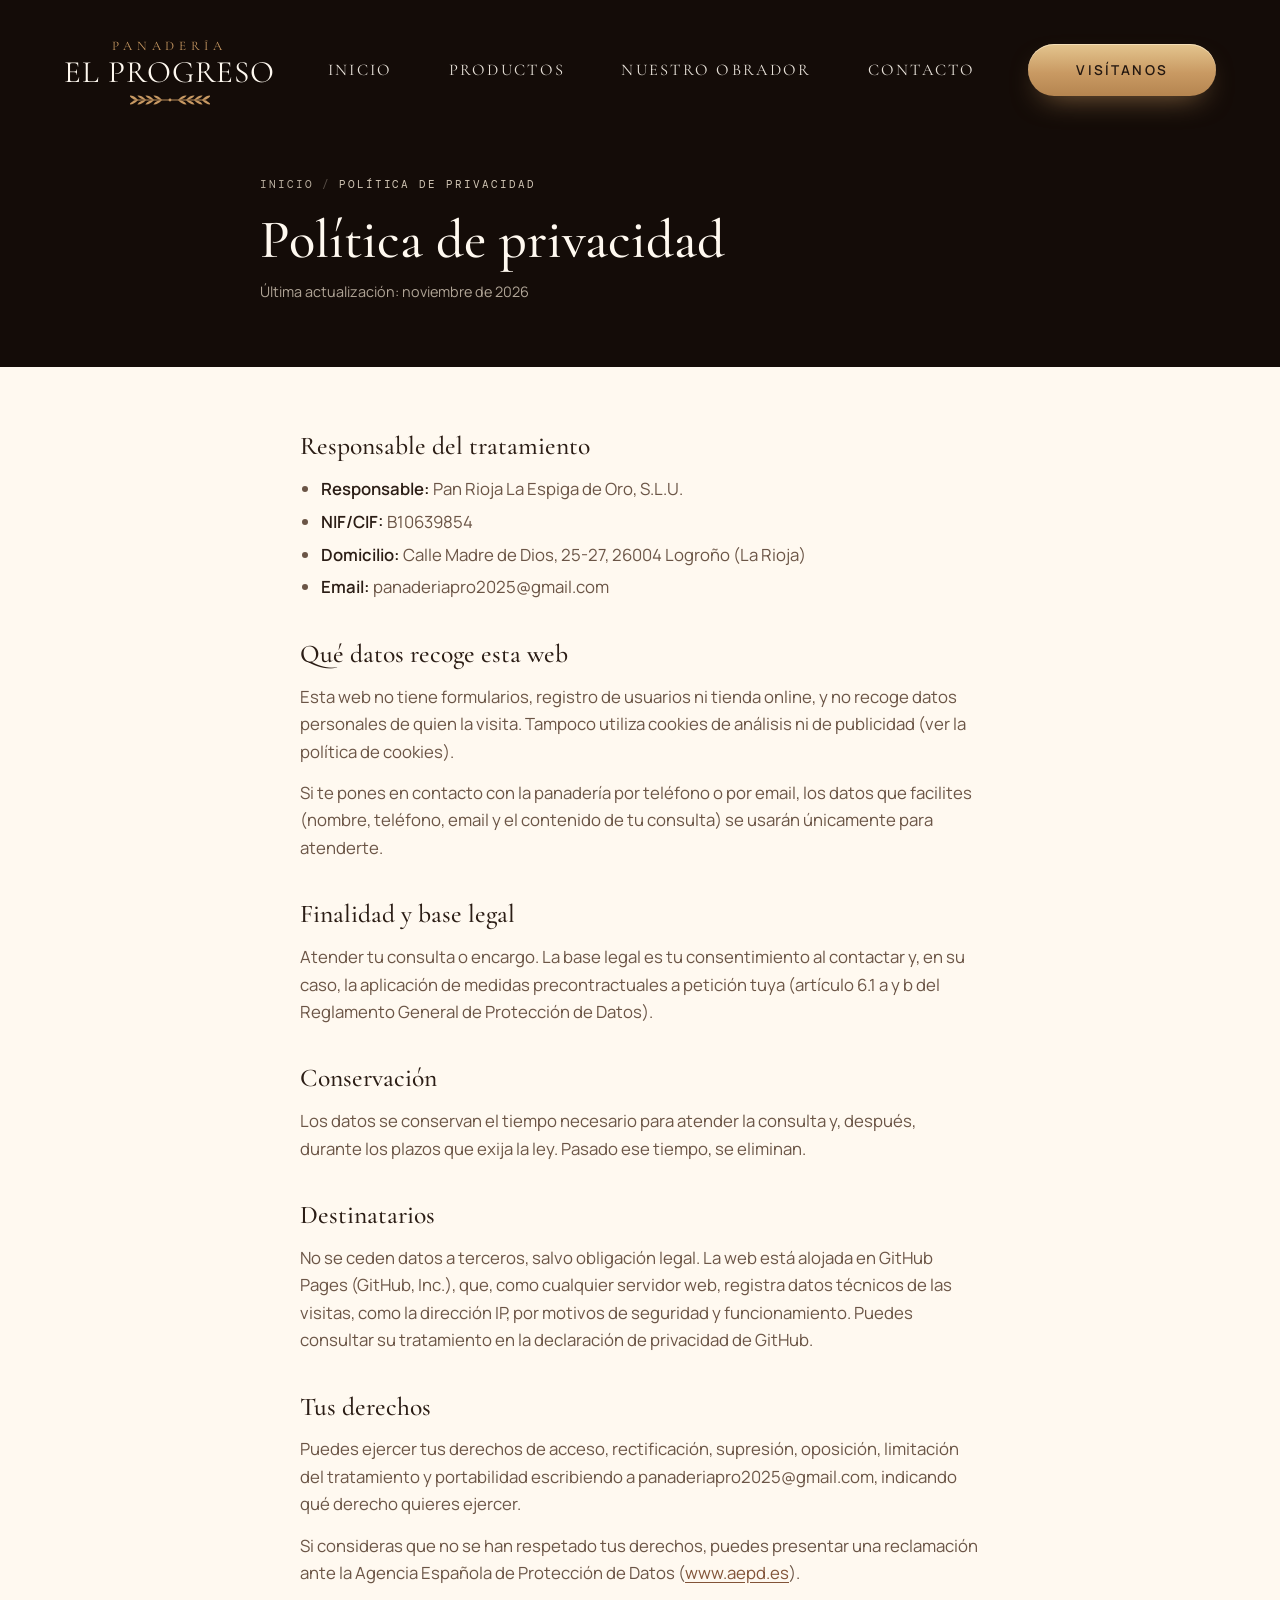
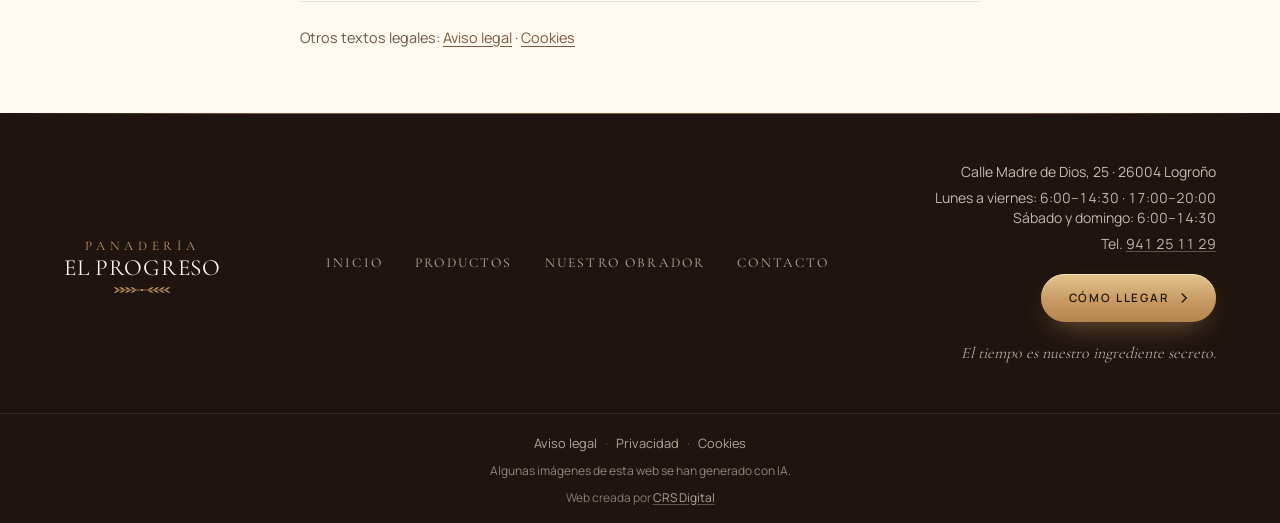
<file: privacidad/index.html>
<!DOCTYPE html><!--z5leIse2_fvXZUEgw_bQr--><html lang="es-ES"><head><meta charSet="utf-8"/><meta name="viewport" content="width=device-width, initial-scale=1"/><link rel="stylesheet" href="/_next/static/css/2284d055bfaa5472.css" data-precedence="next"/><link rel="preload" as="script" fetchPriority="low" href="/_next/static/chunks/webpack-b9d9671f72938aae.js"/><script src="/_next/static/chunks/4bd1b696-c023c6e3521b1417.js" async=""></script><script src="/_next/static/chunks/255-1f92380adbc6ec99.js" async=""></script><script src="/_next/static/chunks/main-app-a3cda71733722191.js" async=""></script><script src="/_next/static/chunks/c15bf2b0-52e8419f34af26ab.js" async=""></script><script src="/_next/static/chunks/293-672134d91c6947cc.js" async=""></script><script src="/_next/static/chunks/app/privacidad/page-e1c7bb30c233f959.js" async=""></script><meta name="theme-color" content="#291b14"/><title>Política de privacidad | Panadería El Progreso</title><meta name="description" content="Política de privacidad del sitio web de Panadería El Progreso, Logroño."/><meta name="robots" content="noindex, follow"/><link rel="canonical" href="https://panaderiaelprogreso.es/privacidad/"/><meta property="og:title" content="Política de privacidad | Panadería El Progreso"/><meta property="og:description" content="Política de privacidad del sitio web de Panadería El Progreso, Logroño."/><meta property="og:url" content="https://panaderiaelprogreso.es/privacidad/"/><meta property="og:site_name" content="Panadería El Progreso"/><meta property="og:locale" content="es_ES"/><meta property="og:image" content="https://panaderiaelprogreso.es/images/og-fachada.jpg"/><meta property="og:image:width" content="1200"/><meta property="og:image:height" content="630"/><meta property="og:image:alt" content="Fachada de Panadería El Progreso en la calle Madre de Dios, Logroño"/><meta property="og:type" content="website"/><meta name="twitter:card" content="summary_large_image"/><meta name="twitter:title" content="Política de privacidad | Panadería El Progreso"/><meta name="twitter:description" content="Política de privacidad del sitio web de Panadería El Progreso, Logroño."/><meta name="twitter:image" content="https://panaderiaelprogreso.es/images/og-fachada.jpg"/><link rel="icon" href="/favicon.svg"/><script>(function(){var m=location.hash.match(/^#\/(productos|obrador|contacto)?$/);if(m)location.replace("/"+(m[1]?m[1]+"/":""));})();</script><script src="/_next/static/chunks/polyfills-42372ed130431b0a.js" noModule=""></script></head><body><div hidden=""><!--$--><!--/$--></div><a href="#contenido" class="sr-only focus:not-sr-only focus:fixed focus:left-4 focus:top-4 focus:z-[100] focus:rounded-full focus:bg-marfil focus:px-4 focus:py-2 focus:text-espresso">Saltar al contenido</a><header class="fixed inset-x-0 top-0 z-50 transition-all duration-500 py-5 md:py-8"><nav class="mx-auto grid max-w-[1560px] grid-cols-[auto_1fr_auto] items-center gap-4 px-5 md:px-10 lg:px-16" aria-label="Principal"><a href="/" aria-label="Panadería El Progreso, inicio" class="justify-self-start"><span class="inline-flex flex-col items-center leading-none "><span class="font-serif text-[0.72rem] tracking-[0.36em] text-caramelo md:text-[0.82rem] overflow-hidden transition-all duration-500 max-h-6 opacity-100">PANADERÍA</span><span class="font-serif tracking-[0.03em] text-marfil mt-1 text-[1.7rem] md:text-[1.95rem]">EL PROGRESO</span><svg viewBox="0 0 80 14" fill="currentColor" class="mt-1 text-caramelo h-3.5 w-[4.4rem] md:h-4 md:w-[5rem] overflow-hidden transition-all duration-500 max-h-6 opacity-100" aria-hidden="true"><path d="M4 7h72" stroke="currentColor" stroke-width="0.9" stroke-linecap="round"></path><g><path d="M32 7q-4.2-4.8-8.6-4.4q2.6 4 8.6 4.4z"></path><path d="M32 7q-4.2 4.8-8.6 4.4q2.6-4 8.6-4.4z"></path><path d="M48 7q4.2-4.8 8.6-4.4q-2.6 4-8.6 4.4z"></path><path d="M48 7q4.2 4.8 8.6 4.4q-2.6-4-8.6-4.4z"></path></g><g><path d="M24 7q-4.2-4.8-8.6-4.4q2.6 4 8.6 4.4z"></path><path d="M24 7q-4.2 4.8-8.6 4.4q2.6-4 8.6-4.4z"></path><path d="M56 7q4.2-4.8 8.6-4.4q-2.6 4-8.6 4.4z"></path><path d="M56 7q4.2 4.8 8.6 4.4q-2.6-4-8.6-4.4z"></path></g><g><path d="M16 7q-4.2-4.8-8.6-4.4q2.6 4 8.6 4.4z"></path><path d="M16 7q-4.2 4.8-8.6 4.4q2.6-4 8.6-4.4z"></path><path d="M64 7q4.2-4.8 8.6-4.4q-2.6 4-8.6 4.4z"></path><path d="M64 7q4.2 4.8 8.6 4.4q-2.6-4-8.6-4.4z"></path></g><g><path d="M8 7q-4.2-4.8-8.6-4.4q2.6 4 8.6 4.4z"></path><path d="M8 7q-4.2 4.8-8.6 4.4q2.6-4 8.6-4.4z"></path><path d="M72 7q4.2-4.8 8.6-4.4q-2.6 4-8.6 4.4z"></path><path d="M72 7q4.2 4.8 8.6 4.4q-2.6-4-8.6-4.4z"></path></g><circle cx="40" cy="7" r="1.4"></circle></svg></span></a><ul class="hidden items-center justify-center gap-10 lg:flex xl:gap-14"><li><a href="/" class="group relative font-serif text-[1.02rem] uppercase tracking-[0.14em] transition-colors text-marfil/90 hover:text-marfil">Inicio<span class="absolute -bottom-2 left-0 h-px bg-caramelo transition-all duration-500 w-0 group-hover:w-full"></span></a></li><li><a href="/productos/" class="group relative font-serif text-[1.02rem] uppercase tracking-[0.14em] transition-colors text-marfil/90 hover:text-marfil">Productos<span class="absolute -bottom-2 left-0 h-px bg-caramelo transition-all duration-500 w-0 group-hover:w-full"></span></a></li><li><a href="/obrador/" class="group relative font-serif text-[1.02rem] uppercase tracking-[0.14em] transition-colors text-marfil/90 hover:text-marfil">Nuestro obrador<span class="absolute -bottom-2 left-0 h-px bg-caramelo transition-all duration-500 w-0 group-hover:w-full"></span></a></li><li><a href="/contacto/" class="group relative font-serif text-[1.02rem] uppercase tracking-[0.14em] transition-colors text-marfil/90 hover:text-marfil">Contacto<span class="absolute -bottom-2 left-0 h-px bg-caramelo transition-all duration-500 w-0 group-hover:w-full"></span></a></li></ul><div class="flex items-center gap-3 justify-self-end"><a href="/contacto/" class="btn btn-gold hidden !min-h-[3.25rem] !px-12 !text-[0.85rem] lg:inline-flex">Visítanos</a><button type="button" class="relative -mr-2 flex h-11 w-11 items-center justify-center lg:hidden" aria-label="Abrir menú" aria-expanded="false" aria-controls="menu-movil"><span class="absolute h-[1.5px] w-6 bg-marfil transition-transform duration-300 -translate-y-[7px]"></span><span class="absolute h-[1.5px] w-6 bg-marfil transition-opacity duration-300 opacity-100"></span><span class="absolute h-[1.5px] w-6 bg-marfil transition-transform duration-300 translate-y-[7px]"></span></button></div></nav></header><div id="menu-movil" hidden="" class="grain fixed inset-0 z-[45] flex flex-col justify-between bg-espresso px-6 pb-10 pt-32 lg:hidden"><ul class="space-y-2"><li class="overflow-hidden"><a data-item="true" href="/" class="flex items-baseline gap-4 py-1 font-serif text-[2.6rem] leading-tight text-marfil"><span class="font-mono text-xs text-caramelo">0<!-- -->1</span>Inicio</a></li><li class="overflow-hidden"><a data-item="true" href="/productos/" class="flex items-baseline gap-4 py-1 font-serif text-[2.6rem] leading-tight text-marfil"><span class="font-mono text-xs text-caramelo">0<!-- -->2</span>Productos</a></li><li class="overflow-hidden"><a data-item="true" href="/obrador/" class="flex items-baseline gap-4 py-1 font-serif text-[2.6rem] leading-tight text-marfil"><span class="font-mono text-xs text-caramelo">0<!-- -->3</span>Nuestro obrador</a></li><li class="overflow-hidden"><a data-item="true" href="/contacto/" class="flex items-baseline gap-4 py-1 font-serif text-[2.6rem] leading-tight text-marfil"><span class="font-mono text-xs text-caramelo">0<!-- -->4</span>Contacto</a></li></ul><div data-item="true" class="space-y-5"><p class="font-serif text-xl italic text-crema/80">El tiempo es nuestro ingrediente secreto.</p><a href="/contacto/" class="btn btn-gold w-full justify-center">Visítanos</a></div></div><main id="contenido" class="bg-marfil text-tinta"><header class="bg-[#140c08] px-5 pb-12 pt-36 text-marfil md:px-10 md:pb-16 md:pt-44"><div class="mx-auto max-w-[760px]"><nav aria-label="Ruta" class="font-mono text-[0.68rem] uppercase tracking-[0.18em] text-crema/75"><a href="/" class="hover:text-caramelo">Inicio</a><span class="mx-2 text-crema/30">/</span><span class="text-crema/85">Política de privacidad</span></nav><h1 class="mt-5 font-serif text-[2.4rem] font-medium leading-[1.05] md:text-[3.4rem]">Política de privacidad</h1><p class="mt-3 text-[0.9rem] text-crema/70">Última actualización: <!-- -->noviembre de 2026</p></div></header><article class="legal mx-auto max-w-[760px] px-5 py-12 text-[1rem] leading-relaxed text-tinta-suave md:px-10 md:py-16 md:text-[1.05rem]"><h2>Responsable del tratamiento</h2><ul><li><strong>Responsable:</strong> <!-- -->Pan Rioja La Espiga de Oro, S.L.U.</li><li><strong>NIF/CIF:</strong> <!-- -->B10639854</li><li><strong>Domicilio:</strong> <!-- -->Calle Madre de Dios, 25-27, 26004 Logroño (La Rioja)</li><li><strong>Email:</strong> <!-- -->panaderiapro2025@gmail.com</li></ul><h2>Qué datos recoge esta web</h2><p>Esta web no tiene formularios, registro de usuarios ni tienda online, y no recoge datos personales de quien la visita. Tampoco utiliza cookies de análisis ni de publicidad (ver la política de cookies).</p><p>Si te pones en contacto con la panadería por teléfono o por email, los datos que facilites (nombre, teléfono, email y el contenido de tu consulta) se usarán únicamente para atenderte.</p><h2>Finalidad y base legal</h2><p>Atender tu consulta o encargo. La base legal es tu consentimiento al contactar y, en su caso, la aplicación de medidas precontractuales a petición tuya (artículo 6.1 a y b del Reglamento General de Protección de Datos).</p><h2>Conservación</h2><p>Los datos se conservan el tiempo necesario para atender la consulta y, después, durante los plazos que exija la ley. Pasado ese tiempo, se eliminan.</p><h2>Destinatarios</h2><p>No se ceden datos a terceros, salvo obligación legal. La web está alojada en GitHub Pages (GitHub, Inc.), que, como cualquier servidor web, registra datos técnicos de las visitas, como la dirección IP, por motivos de seguridad y funcionamiento. Puedes consultar su tratamiento en la declaración de privacidad de GitHub.</p><h2>Tus derechos</h2><p>Puedes ejercer tus derechos de acceso, rectificación, supresión, oposición, limitación del tratamiento y portabilidad escribiendo a<!-- --> <!-- -->panaderiapro2025@gmail.com<!-- -->, indicando qué derecho quieres ejercer.</p><p>Si consideras que no se han respetado tus derechos, puedes presentar una reclamación ante la Agencia Española de Protección de Datos (<a href="https://www.aepd.es" target="_blank" rel="noopener noreferrer">www.aepd.es</a>).</p><p class="mt-12 border-t border-tostado/15 pt-6 text-[0.9rem]">Otros textos legales:<!-- --> <span><a href="/aviso-legal/" class="text-tostado underline underline-offset-4">Aviso legal</a></span><span> · <a href="/cookies/" class="text-tostado underline underline-offset-4">Cookies</a></span></p></article></main><footer data-hide-fab="true" class="relative bg-[#1f140f] text-marfil"><div aria-hidden="true" class="h-px bg-[linear-gradient(90deg,transparent,rgba(201,154,99,0.55)_20%,rgba(201,154,99,0.55)_80%,transparent)]"></div><div class="mx-auto grid max-w-[1560px] gap-9 px-6 pb-10 pt-12 text-center md:grid-cols-[auto_1fr_auto] md:items-center md:gap-10 md:px-12 md:py-12 md:text-left lg:px-16"><a href="/" aria-label="Panadería El Progreso, inicio" class="justify-self-center md:justify-self-start"><span class="inline-flex flex-col items-center leading-none "><span class="font-serif text-[0.72rem] tracking-[0.36em] text-caramelo md:text-[0.82rem] overflow-hidden transition-all duration-500 max-h-6 opacity-100">PANADERÍA</span><span class="font-serif tracking-[0.03em] text-marfil mt-1 text-[1.3rem] md:text-[1.45rem]">EL PROGRESO</span><svg viewBox="0 0 80 14" fill="currentColor" class="mt-1 text-caramelo h-2.5 w-14 overflow-hidden transition-all duration-500 max-h-6 opacity-100" aria-hidden="true"><path d="M4 7h72" stroke="currentColor" stroke-width="0.9" stroke-linecap="round"></path><g><path d="M32 7q-4.2-4.8-8.6-4.4q2.6 4 8.6 4.4z"></path><path d="M32 7q-4.2 4.8-8.6 4.4q2.6-4 8.6-4.4z"></path><path d="M48 7q4.2-4.8 8.6-4.4q-2.6 4-8.6 4.4z"></path><path d="M48 7q4.2 4.8 8.6 4.4q-2.6-4-8.6-4.4z"></path></g><g><path d="M24 7q-4.2-4.8-8.6-4.4q2.6 4 8.6 4.4z"></path><path d="M24 7q-4.2 4.8-8.6 4.4q2.6-4 8.6-4.4z"></path><path d="M56 7q4.2-4.8 8.6-4.4q-2.6 4-8.6 4.4z"></path><path d="M56 7q4.2 4.8 8.6 4.4q-2.6-4-8.6-4.4z"></path></g><g><path d="M16 7q-4.2-4.8-8.6-4.4q2.6 4 8.6 4.4z"></path><path d="M16 7q-4.2 4.8-8.6 4.4q2.6-4 8.6-4.4z"></path><path d="M64 7q4.2-4.8 8.6-4.4q-2.6 4-8.6 4.4z"></path><path d="M64 7q4.2 4.8 8.6 4.4q-2.6-4-8.6-4.4z"></path></g><g><path d="M8 7q-4.2-4.8-8.6-4.4q2.6 4 8.6 4.4z"></path><path d="M8 7q-4.2 4.8-8.6 4.4q2.6-4 8.6-4.4z"></path><path d="M72 7q4.2-4.8 8.6-4.4q-2.6 4-8.6 4.4z"></path><path d="M72 7q4.2 4.8 8.6 4.4q-2.6-4-8.6-4.4z"></path></g><circle cx="40" cy="7" r="1.4"></circle></svg></span></a><nav aria-label="Pie de página" class="mx-auto grid w-full max-w-[340px] grid-cols-2 gap-x-3 gap-y-3.5 whitespace-nowrap font-serif text-[0.82rem] uppercase tracking-[0.1em] md:text-[0.85rem] md:tracking-[0.16em] text-crema/75 md:flex md:max-w-none md:flex-wrap md:justify-center md:gap-x-8"><a href="/" class="py-1 transition-colors hover:text-caramelo">Inicio</a><a href="/productos/" class="py-1 transition-colors hover:text-caramelo">Productos</a><a href="/obrador/" class="py-1 transition-colors hover:text-caramelo">Nuestro obrador</a><a href="/contacto/" class="py-1 transition-colors hover:text-caramelo">Contacto</a></nav><div class="mx-auto w-full max-w-[320px] text-[0.95rem] md:text-sm text-crema/78 md:mx-0 md:w-auto md:max-w-none md:text-right"><p class="text-crema/80">Calle Madre de Dios, 25<!-- --> · <!-- -->26004<!-- --> <!-- -->Logroño</p><p class="mt-1.5"><span class="block">Lunes a viernes<!-- -->: <span class="tabular-nums">6:00–14:30 · 17:00–20:00</span></span><span class="block">Sábado y domingo<!-- -->: <span class="tabular-nums">6:00–14:30</span></span></p><p class="mt-1.5">Tel.<!-- --> <a href="tel:+34941251129" class="tabular-nums underline decoration-crema/30 underline-offset-2 hover:text-caramelo">941 25 11 29</a></p><a href="https://www.google.com/maps/dir/?api=1&amp;destination=Panader%C3%ADa%20El%20Progreso%2C%20Calle%20Madre%20de%20Dios%2C%2025%2C%2026004%20Logro%C3%B1o" target="_blank" rel="noopener noreferrer" class="btn btn-gold mt-5 w-full justify-center !min-h-[3rem] !px-7 !text-[0.72rem] md:w-auto">Cómo llegar<svg viewBox="0 0 10 16" class="h-3 w-2" fill="none" stroke="currentColor" stroke-width="1.8" aria-hidden="true"><path d="M2 2l6 6-6 6"></path></svg></a><p class="mt-5 font-serif text-[1rem] italic text-crema/70">El tiempo es nuestro ingrediente secreto.</p></div></div><div class="border-t border-marfil/10 px-6 pb-[calc(1rem+env(safe-area-inset-bottom,0px))] pt-5 text-center"><nav aria-label="Textos legales" class="text-[0.8rem] text-crema/70"><span><a href="/aviso-legal/" class="transition-colors hover:text-caramelo">Aviso legal</a></span><span><span class="px-2 text-crema/30">·</span><a href="/privacidad/" class="transition-colors hover:text-caramelo">Privacidad</a></span><span><span class="px-2 text-crema/30">·</span><a href="/cookies/" class="transition-colors hover:text-caramelo">Cookies</a></span></nav><p class="mx-auto mt-2 max-w-[34rem] text-[0.75rem] leading-relaxed text-crema/55">Algunas imágenes de esta web se han generado con IA.</p><p class="mt-2 text-[0.72rem] text-crema/50 md:text-[0.75rem]">Web creada por<!-- --> <a href="https://crsdigital.es" target="_blank" rel="noopener" class="text-crema/70 underline decoration-crema/30 underline-offset-2 transition-colors hover:text-caramelo">CRS Digital</a></p></div></footer><!--$--><!--/$--><script type="application/ld+json">{"@context":"https://schema.org","@type":"Bakery","@id":"https://panaderiaelprogreso.es/#panaderia","name":"Panadería El Progreso","url":"https://panaderiaelprogreso.es/","image":["https://panaderiaelprogreso.es/images/fachada-1x1.jpg","https://panaderiaelprogreso.es/images/fachada-4x3.jpg","https://panaderiaelprogreso.es/images/fachada-16x9.jpg"],"telephone":"+34 941 25 11 29","servesCuisine":"Panadería y repostería","address":{"@type":"PostalAddress","streetAddress":"Calle Madre de Dios, 25","postalCode":"26004","addressLocality":"Logroño","addressRegion":"La Rioja","addressCountry":"ES"},"hasMap":"https://www.google.com/maps/dir/?api=1&destination=Panader%C3%ADa%20El%20Progreso%2C%20Calle%20Madre%20de%20Dios%2C%2025%2C%2026004%20Logro%C3%B1o","openingHoursSpecification":[{"@type":"OpeningHoursSpecification","dayOfWeek":["Monday","Tuesday","Wednesday","Thursday","Friday"],"opens":"06:00","closes":"14:30"},{"@type":"OpeningHoursSpecification","dayOfWeek":["Monday","Tuesday","Wednesday","Thursday","Friday"],"opens":"17:00","closes":"20:00"},{"@type":"OpeningHoursSpecification","dayOfWeek":["Saturday","Sunday"],"opens":"06:00","closes":"14:30"}]}</script><script src="/_next/static/chunks/webpack-b9d9671f72938aae.js" id="_R_" async=""></script><script>(self.__next_f=self.__next_f||[]).push([0])</script><script>self.__next_f.push([1,"1:\"$Sreact.fragment\"\n3:I[9766,[],\"\"]\n4:I[8924,[],\"\"]\n6:I[4431,[],\"OutletBoundary\"]\n8:I[5278,[],\"AsyncMetadataOutlet\"]\na:I[4431,[],\"ViewportBoundary\"]\nc:I[4431,[],\"MetadataBoundary\"]\nd:\"$Sreact.suspense\"\nf:I[7150,[],\"\"]\n:HL[\"/_next/static/css/2284d055bfaa5472.css\",\"style\"]\n"])</script><script>self.__next_f.push([1,"0:{\"P\":null,\"b\":\"z5leIse2_fvXZUEgw_bQr\",\"p\":\"\",\"c\":[\"\",\"privacidad\",\"\"],\"i\":false,\"f\":[[[\"\",{\"children\":[\"privacidad\",{\"children\":[\"__PAGE__\",{}]}]},\"$undefined\",\"$undefined\",true],[\"\",[\"$\",\"$1\",\"c\",{\"children\":[[[\"$\",\"link\",\"0\",{\"rel\":\"stylesheet\",\"href\":\"/_next/static/css/2284d055bfaa5472.css\",\"precedence\":\"next\",\"crossOrigin\":\"$undefined\",\"nonce\":\"$undefined\"}]],\"$L2\"]}],{\"children\":[\"privacidad\",[\"$\",\"$1\",\"c\",{\"children\":[null,[\"$\",\"$L3\",null,{\"parallelRouterKey\":\"children\",\"error\":\"$undefined\",\"errorStyles\":\"$undefined\",\"errorScripts\":\"$undefined\",\"template\":[\"$\",\"$L4\",null,{}],\"templateStyles\":\"$undefined\",\"templateScripts\":\"$undefined\",\"notFound\":\"$undefined\",\"forbidden\":\"$undefined\",\"unauthorized\":\"$undefined\"}]]}],{\"children\":[\"__PAGE__\",[\"$\",\"$1\",\"c\",{\"children\":[\"$L5\",null,[\"$\",\"$L6\",null,{\"children\":[\"$L7\",[\"$\",\"$L8\",null,{\"promise\":\"$@9\"}]]}]]}],{},null,false]},null,false]},null,false],[\"$\",\"$1\",\"h\",{\"children\":[null,[[\"$\",\"$La\",null,{\"children\":\"$Lb\"}],null],[\"$\",\"$Lc\",null,{\"children\":[\"$\",\"div\",null,{\"hidden\":true,\"children\":[\"$\",\"$d\",null,{\"fallback\":null,\"children\":\"$Le\"}]}]}]]}],false]],\"m\":\"$undefined\",\"G\":[\"$f\",[]],\"s\":false,\"S\":true}\n"])</script><script>self.__next_f.push([1,"11:I[5325,[\"592\",\"static/chunks/c15bf2b0-52e8419f34af26ab.js\",\"293\",\"static/chunks/293-672134d91c6947cc.js\",\"762\",\"static/chunks/app/privacidad/page-e1c7bb30c233f959.js\"],\"Nav\"]\n10:T48f,"])</script><script>self.__next_f.push([1,"{\"@context\":\"https://schema.org\",\"@type\":\"Bakery\",\"@id\":\"https://panaderiaelprogreso.es/#panaderia\",\"name\":\"Panadería El Progreso\",\"url\":\"https://panaderiaelprogreso.es/\",\"image\":[\"https://panaderiaelprogreso.es/images/fachada-1x1.jpg\",\"https://panaderiaelprogreso.es/images/fachada-4x3.jpg\",\"https://panaderiaelprogreso.es/images/fachada-16x9.jpg\"],\"telephone\":\"+34 941 25 11 29\",\"servesCuisine\":\"Panadería y repostería\",\"address\":{\"@type\":\"PostalAddress\",\"streetAddress\":\"Calle Madre de Dios, 25\",\"postalCode\":\"26004\",\"addressLocality\":\"Logroño\",\"addressRegion\":\"La Rioja\",\"addressCountry\":\"ES\"},\"hasMap\":\"https://www.google.com/maps/dir/?api=1\u0026destination=Panader%C3%ADa%20El%20Progreso%2C%20Calle%20Madre%20de%20Dios%2C%2025%2C%2026004%20Logro%C3%B1o\",\"openingHoursSpecification\":[{\"@type\":\"OpeningHoursSpecification\",\"dayOfWeek\":[\"Monday\",\"Tuesday\",\"Wednesday\",\"Thursday\",\"Friday\"],\"opens\":\"06:00\",\"closes\":\"14:30\"},{\"@type\":\"OpeningHoursSpecification\",\"dayOfWeek\":[\"Monday\",\"Tuesday\",\"Wednesday\",\"Thursday\",\"Friday\"],\"opens\":\"17:00\",\"closes\":\"20:00\"},{\"@type\":\"OpeningHoursSpecification\",\"dayOfWeek\":[\"Saturday\",\"Sunday\"],\"opens\":\"06:00\",\"closes\":\"14:30\"}]}"])</script><script>self.__next_f.push([1,"2:[\"$\",\"html\",null,{\"lang\":\"es-ES\",\"children\":[[\"$\",\"head\",null,{\"children\":[\"$\",\"script\",null,{\"dangerouslySetInnerHTML\":{\"__html\":\"(function(){var m=location.hash.match(/^#\\\\/(productos|obrador|contacto)?$/);if(m)location.replace(\\\"/\\\"+(m[1]?m[1]+\\\"/\\\":\\\"\\\"));})();\"}}]}],[\"$\",\"body\",null,{\"children\":[[\"$\",\"a\",null,{\"href\":\"#contenido\",\"className\":\"sr-only focus:not-sr-only focus:fixed focus:left-4 focus:top-4 focus:z-[100] focus:rounded-full focus:bg-marfil focus:px-4 focus:py-2 focus:text-espresso\",\"children\":\"Saltar al contenido\"}],[\"$\",\"$L3\",null,{\"parallelRouterKey\":\"children\",\"error\":\"$undefined\",\"errorStyles\":\"$undefined\",\"errorScripts\":\"$undefined\",\"template\":[\"$\",\"$L4\",null,{}],\"templateStyles\":\"$undefined\",\"templateScripts\":\"$undefined\",\"notFound\":[[[\"$\",\"title\",null,{\"children\":\"404: This page could not be found.\"}],[\"$\",\"div\",null,{\"style\":{\"fontFamily\":\"system-ui,\\\"Segoe UI\\\",Roboto,Helvetica,Arial,sans-serif,\\\"Apple Color Emoji\\\",\\\"Segoe UI Emoji\\\"\",\"height\":\"100vh\",\"textAlign\":\"center\",\"display\":\"flex\",\"flexDirection\":\"column\",\"alignItems\":\"center\",\"justifyContent\":\"center\"},\"children\":[\"$\",\"div\",null,{\"children\":[[\"$\",\"style\",null,{\"dangerouslySetInnerHTML\":{\"__html\":\"body{color:#000;background:#fff;margin:0}.next-error-h1{border-right:1px solid rgba(0,0,0,.3)}@media (prefers-color-scheme:dark){body{color:#fff;background:#000}.next-error-h1{border-right:1px solid rgba(255,255,255,.3)}}\"}}],[\"$\",\"h1\",null,{\"className\":\"next-error-h1\",\"style\":{\"display\":\"inline-block\",\"margin\":\"0 20px 0 0\",\"padding\":\"0 23px 0 0\",\"fontSize\":24,\"fontWeight\":500,\"verticalAlign\":\"top\",\"lineHeight\":\"49px\"},\"children\":404}],[\"$\",\"div\",null,{\"style\":{\"display\":\"inline-block\"},\"children\":[\"$\",\"h2\",null,{\"style\":{\"fontSize\":14,\"fontWeight\":400,\"lineHeight\":\"49px\",\"margin\":0},\"children\":\"This page could not be found.\"}]}]]}]}]],[]],\"forbidden\":\"$undefined\",\"unauthorized\":\"$undefined\"}],[\"$\",\"script\",null,{\"type\":\"application/ld+json\",\"dangerouslySetInnerHTML\":{\"__html\":\"$10\"}}]]}]]}]\n"])</script><script>self.__next_f.push([1,"5:[[\"$\",\"$L11\",null,{\"page\":null}],[\"$\",\"main\",null,{\"id\":\"contenido\",\"className\":\"bg-marfil text-tinta\",\"children\":[[\"$\",\"header\",null,{\"className\":\"bg-[#140c08] px-5 pb-12 pt-36 text-marfil md:px-10 md:pb-16 md:pt-44\",\"children\":[\"$\",\"div\",null,{\"className\":\"mx-auto max-w-[760px]\",\"children\":[[\"$\",\"nav\",null,{\"aria-label\":\"Ruta\",\"className\":\"font-mono text-[0.68rem] uppercase tracking-[0.18em] text-crema/75\",\"children\":[[\"$\",\"a\",null,{\"href\":\"/\",\"className\":\"hover:text-caramelo\",\"children\":\"Inicio\"}],[\"$\",\"span\",null,{\"className\":\"mx-2 text-crema/30\",\"children\":\"/\"}],[\"$\",\"span\",null,{\"className\":\"text-crema/85\",\"children\":\"Política de privacidad\"}]]}],[\"$\",\"h1\",null,{\"className\":\"mt-5 font-serif text-[2.4rem] font-medium leading-[1.05] md:text-[3.4rem]\",\"children\":\"Política de privacidad\"}],[\"$\",\"p\",null,{\"className\":\"mt-3 text-[0.9rem] text-crema/70\",\"children\":[\"Última actualización: \",\"noviembre de 2026\"]}]]}]}],[\"$\",\"article\",null,{\"className\":\"legal mx-auto max-w-[760px] px-5 py-12 text-[1rem] leading-relaxed text-tinta-suave md:px-10 md:py-16 md:text-[1.05rem]\",\"children\":[[[\"$\",\"h2\",null,{\"children\":\"Responsable del tratamiento\"}],[\"$\",\"ul\",null,{\"children\":[[\"$\",\"li\",null,{\"children\":[[\"$\",\"strong\",null,{\"children\":\"Responsable:\"}],\" \",\"Pan Rioja La Espiga de Oro, S.L.U.\"]}],[\"$\",\"li\",null,{\"children\":[[\"$\",\"strong\",null,{\"children\":\"NIF/CIF:\"}],\" \",\"B10639854\"]}],[\"$\",\"li\",null,{\"children\":[[\"$\",\"strong\",null,{\"children\":\"Domicilio:\"}],\" \",\"Calle Madre de Dios, 25-27, 26004 Logroño (La Rioja)\"]}],[\"$\",\"li\",null,{\"children\":[[\"$\",\"strong\",null,{\"children\":\"Email:\"}],\" \",\"panaderiapro2025@gmail.com\"]}]]}],[\"$\",\"h2\",null,{\"children\":\"Qué datos recoge esta web\"}],[\"$\",\"p\",null,{\"children\":\"Esta web no tiene formularios, registro de usuarios ni tienda online, y no recoge datos personales de quien la visita. Tampoco utiliza cookies de análisis ni de publicidad (ver la política de cookies).\"}],[\"$\",\"p\",null,{\"children\":\"Si te pones en contacto con la panadería por teléfono o por email, los datos que facilites (nombre, teléfono, email y el contenido de tu consulta) se usarán únicamente para atenderte.\"}],[\"$\",\"h2\",null,{\"children\":\"Finalidad y base legal\"}],[\"$\",\"p\",null,{\"children\":\"Atender tu consulta o encargo. La base legal es tu consentimiento al contactar y, en su caso, la aplicación de medidas precontractuales a petición tuya (artículo 6.1 a y b del Reglamento General de Protección de Datos).\"}],[\"$\",\"h2\",null,{\"children\":\"Conservación\"}],[\"$\",\"p\",null,{\"children\":\"Los datos se conservan el tiempo necesario para atender la consulta y, después, durante los plazos que exija la ley. Pasado ese tiempo, se eliminan.\"}],[\"$\",\"h2\",null,{\"children\":\"Destinatarios\"}],[\"$\",\"p\",null,{\"children\":\"No se ceden datos a terceros, salvo obligación legal. La web está alojada en GitHub Pages (GitHub, Inc.), que, como cualquier servidor web, registra datos técnicos de las visitas, como la dirección IP, por motivos de seguridad y funcionamiento. Puedes consultar su tratamiento en la declaración de privacidad de GitHub.\"}],[\"$\",\"h2\",null,{\"children\":\"Tus derechos\"}],[\"$\",\"p\",null,{\"children\":[\"Puedes ejercer tus derechos de acceso, rectificación, supresión, oposición, limitación del tratamiento y portabilidad escribiendo a\",\" \",\"panaderiapro2025@gmail.com\",\", indicando qué derecho quieres ejercer.\"]}],[\"$\",\"p\",null,{\"children\":[\"Si consideras que no se han respetado tus derechos, puedes presentar una reclamación ante la Agencia Española de Protección de Datos (\",[\"$\",\"a\",null,{\"href\":\"https://www.aepd.es\",\"target\":\"_blank\",\"rel\":\"noopener noreferrer\",\"children\":\"www.aepd.es\"}],\").\"]}]],[\"$\",\"p\",null,{\"className\":\"mt-12 border-t border-tostado/15 pt-6 text-[0.9rem]\",\"children\":[\"Otros textos legales:\",\" \",[[\"$\",\"span\",\"aviso-legal\",{\"children\":[false,[\"$\",\"a\",null,{\"href\":\"/aviso-legal/\",\"className\":\"text-tostado underline underline-offset-4\",\"children\":\"Aviso legal\"}]]}],[\"$\",\"span\",\"cookies\",{\"children\":[\" · \",[\"$\",\"a\",null,{\"href\":\"/cookies/\",\"className\":\"text-tostado underline underline-offset-4\",\"children\":\"Cookies\"}]]}]]]}]]}]]}],\"$L12\"]\n"])</script><script>self.__next_f.push([1,"12:[\"$\",\"footer\",null,{\"data-hide-fab\":true,\"className\":\"relative bg-[#1f140f] text-marfil\",\"children\":[[\"$\",\"div\",null,{\"aria-hidden\":true,\"className\":\"h-px bg-[linear-gradient(90deg,transparent,rgba(201,154,99,0.55)_20%,rgba(201,154,99,0.55)_80%,transparent)]\"}],[\"$\",\"div\",null,{\"className\":\"mx-auto grid max-w-[1560px] gap-9 px-6 pb-10 pt-12 text-center md:grid-cols-[auto_1fr_auto] md:items-center md:gap-10 md:px-12 md:py-12 md:text-left lg:px-16\",\"children\":[[\"$\",\"a\",null,{\"href\":\"/\",\"aria-label\":\"Panadería El Progreso, inicio\",\"className\":\"justify-self-center md:justify-self-start\",\"children\":[\"$\",\"span\",null,{\"className\":\"inline-flex flex-col items-center leading-none \",\"children\":[[\"$\",\"span\",null,{\"className\":\"font-serif text-[0.72rem] tracking-[0.36em] text-caramelo md:text-[0.82rem] overflow-hidden transition-all duration-500 max-h-6 opacity-100\",\"children\":\"PANADERÍA\"}],[\"$\",\"span\",null,{\"className\":\"font-serif tracking-[0.03em] text-marfil mt-1 text-[1.3rem] md:text-[1.45rem]\",\"children\":\"EL PROGRESO\"}],[\"$\",\"svg\",null,{\"viewBox\":\"0 0 80 14\",\"fill\":\"currentColor\",\"className\":\"mt-1 text-caramelo h-2.5 w-14 overflow-hidden transition-all duration-500 max-h-6 opacity-100\",\"aria-hidden\":true,\"children\":[[\"$\",\"path\",null,{\"d\":\"M4 7h72\",\"stroke\":\"currentColor\",\"strokeWidth\":\"0.9\",\"strokeLinecap\":\"round\"}],[[\"$\",\"g\",\"8\",{\"children\":[[\"$\",\"path\",null,{\"d\":\"M32 7q-4.2-4.8-8.6-4.4q2.6 4 8.6 4.4z\"}],[\"$\",\"path\",null,{\"d\":\"M32 7q-4.2 4.8-8.6 4.4q2.6-4 8.6-4.4z\"}],[\"$\",\"path\",null,{\"d\":\"M48 7q4.2-4.8 8.6-4.4q-2.6 4-8.6 4.4z\"}],[\"$\",\"path\",null,{\"d\":\"M48 7q4.2 4.8 8.6 4.4q-2.6-4-8.6-4.4z\"}]]}],[\"$\",\"g\",\"16\",{\"children\":[[\"$\",\"path\",null,{\"d\":\"M24 7q-4.2-4.8-8.6-4.4q2.6 4 8.6 4.4z\"}],[\"$\",\"path\",null,{\"d\":\"M24 7q-4.2 4.8-8.6 4.4q2.6-4 8.6-4.4z\"}],[\"$\",\"path\",null,{\"d\":\"M56 7q4.2-4.8 8.6-4.4q-2.6 4-8.6 4.4z\"}],[\"$\",\"path\",null,{\"d\":\"M56 7q4.2 4.8 8.6 4.4q-2.6-4-8.6-4.4z\"}]]}],[\"$\",\"g\",\"24\",{\"children\":[[\"$\",\"path\",null,{\"d\":\"M16 7q-4.2-4.8-8.6-4.4q2.6 4 8.6 4.4z\"}],[\"$\",\"path\",null,{\"d\":\"M16 7q-4.2 4.8-8.6 4.4q2.6-4 8.6-4.4z\"}],[\"$\",\"path\",null,{\"d\":\"M64 7q4.2-4.8 8.6-4.4q-2.6 4-8.6 4.4z\"}],[\"$\",\"path\",null,{\"d\":\"M64 7q4.2 4.8 8.6 4.4q-2.6-4-8.6-4.4z\"}]]}],[\"$\",\"g\",\"32\",{\"children\":[[\"$\",\"path\",null,{\"d\":\"M8 7q-4.2-4.8-8.6-4.4q2.6 4 8.6 4.4z\"}],[\"$\",\"path\",null,{\"d\":\"M8 7q-4.2 4.8-8.6 4.4q2.6-4 8.6-4.4z\"}],[\"$\",\"path\",null,{\"d\":\"M72 7q4.2-4.8 8.6-4.4q-2.6 4-8.6 4.4z\"}],[\"$\",\"path\",null,{\"d\":\"M72 7q4.2 4.8 8.6 4.4q-2.6-4-8.6-4.4z\"}]]}]],[\"$\",\"circle\",null,{\"cx\":\"40\",\"cy\":\"7\",\"r\":\"1.4\"}]]}]]}]}],[\"$\",\"nav\",null,{\"aria-label\":\"Pie de página\",\"className\":\"mx-auto grid w-full max-w-[340px] grid-cols-2 gap-x-3 gap-y-3.5 whitespace-nowrap font-serif text-[0.82rem] uppercase tracking-[0.1em] md:text-[0.85rem] md:tracking-[0.16em] text-crema/75 md:flex md:max-w-none md:flex-wrap md:justify-center md:gap-x-8\",\"children\":[[\"$\",\"a\",\"inicio\",{\"href\":\"/\",\"className\":\"py-1 transition-colors hover:text-caramelo\",\"children\":\"Inicio\"}],[\"$\",\"a\",\"productos\",{\"href\":\"/productos/\",\"className\":\"py-1 transition-colors hover:text-caramelo\",\"children\":\"Productos\"}],[\"$\",\"a\",\"obrador\",{\"href\":\"/obrador/\",\"className\":\"py-1 transition-colors hover:text-caramelo\",\"children\":\"Nuestro obrador\"}],[\"$\",\"a\",\"contacto\",{\"href\":\"/contacto/\",\"className\":\"py-1 transition-colors hover:text-caramelo\",\"children\":\"Contacto\"}]]}],[\"$\",\"div\",null,{\"className\":\"mx-auto w-full max-w-[320px] text-[0.95rem] md:text-sm text-crema/78 md:mx-0 md:w-auto md:max-w-none md:text-right\",\"children\":[[\"$\",\"p\",null,{\"className\":\"text-crema/80\",\"children\":[\"Calle Madre de Dios, 25\",\" · \",\"26004\",\" \",\"Logroño\"]}],[\"$\",\"p\",null,{\"className\":\"mt-1.5\",\"children\":[[\"$\",\"span\",\"Lunes a viernes\",{\"className\":\"block\",\"children\":[\"Lunes a viernes\",\": \",[\"$\",\"span\",null,{\"className\":\"tabular-nums\",\"children\":\"6:00–14:30 · 17:00–20:00\"}]]}],[\"$\",\"span\",\"Sábado y domingo\",{\"className\":\"block\",\"children\":[\"Sábado y domingo\",\": \",[\"$\",\"span\",null,{\"className\":\"tabular-nums\",\"children\":\"6:00–14:30\"}]]}]]}],[\"$\",\"p\",null,{\"className\":\"mt-1.5\",\"children\":[\"Tel.\",\" \",[\"$\",\"a\",null,{\"href\":\"tel:+34941251129\",\"className\":\"tabular-nums underline decoration-crema/30 underline-offset-2 hover:text-caramelo\",\"children\":\"941 25 11 29\"}]]}],\"$L13\",\"$L14\"]}]]}],\"$L15\"]}]\n"])</script><script>self.__next_f.push([1,"13:[\"$\",\"a\",null,{\"href\":\"https://www.google.com/maps/dir/?api=1\u0026destination=Panader%C3%ADa%20El%20Progreso%2C%20Calle%20Madre%20de%20Dios%2C%2025%2C%2026004%20Logro%C3%B1o\",\"target\":\"_blank\",\"rel\":\"noopener noreferrer\",\"className\":\"btn btn-gold mt-5 w-full justify-center !min-h-[3rem] !px-7 !text-[0.72rem] md:w-auto\",\"children\":[\"Cómo llegar\",[\"$\",\"svg\",null,{\"viewBox\":\"0 0 10 16\",\"className\":\"h-3 w-2\",\"fill\":\"none\",\"stroke\":\"currentColor\",\"strokeWidth\":\"1.8\",\"aria-hidden\":true,\"children\":[\"$\",\"path\",null,{\"d\":\"M2 2l6 6-6 6\"}]}]]}]\n14:[\"$\",\"p\",null,{\"className\":\"mt-5 font-serif text-[1rem] italic text-crema/70\",\"children\":\"El tiempo es nuestro ingrediente secreto.\"}]\n"])</script><script>self.__next_f.push([1,"15:[\"$\",\"div\",null,{\"className\":\"border-t border-marfil/10 px-6 pb-[calc(1rem+env(safe-area-inset-bottom,0px))] pt-5 text-center\",\"children\":[[\"$\",\"nav\",null,{\"aria-label\":\"Textos legales\",\"className\":\"text-[0.8rem] text-crema/70\",\"children\":[[\"$\",\"span\",\"aviso-legal\",{\"children\":[false,[\"$\",\"a\",null,{\"href\":\"/aviso-legal/\",\"className\":\"transition-colors hover:text-caramelo\",\"children\":\"Aviso legal\"}]]}],[\"$\",\"span\",\"privacidad\",{\"children\":[[\"$\",\"span\",null,{\"className\":\"px-2 text-crema/30\",\"children\":\"·\"}],[\"$\",\"a\",null,{\"href\":\"/privacidad/\",\"className\":\"transition-colors hover:text-caramelo\",\"children\":\"Privacidad\"}]]}],[\"$\",\"span\",\"cookies\",{\"children\":[[\"$\",\"span\",null,{\"className\":\"px-2 text-crema/30\",\"children\":\"·\"}],[\"$\",\"a\",null,{\"href\":\"/cookies/\",\"className\":\"transition-colors hover:text-caramelo\",\"children\":\"Cookies\"}]]}]]}],[\"$\",\"p\",null,{\"className\":\"mx-auto mt-2 max-w-[34rem] text-[0.75rem] leading-relaxed text-crema/55\",\"children\":\"Algunas imágenes de esta web se han generado con IA.\"}],[\"$\",\"p\",null,{\"className\":\"mt-2 text-[0.72rem] text-crema/50 md:text-[0.75rem]\",\"children\":[\"Web creada por\",\" \",[\"$\",\"a\",null,{\"href\":\"https://crsdigital.es\",\"target\":\"_blank\",\"rel\":\"noopener\",\"className\":\"text-crema/70 underline decoration-crema/30 underline-offset-2 transition-colors hover:text-caramelo\",\"children\":\"CRS Digital\"}]]}]]}]\n"])</script><script>self.__next_f.push([1,"b:[[\"$\",\"meta\",\"0\",{\"charSet\":\"utf-8\"}],[\"$\",\"meta\",\"1\",{\"name\":\"viewport\",\"content\":\"width=device-width, initial-scale=1\"}],[\"$\",\"meta\",\"2\",{\"name\":\"theme-color\",\"content\":\"#291b14\"}]]\n7:null\n"])</script><script>self.__next_f.push([1,"16:I[622,[],\"IconMark\"]\n"])</script><script>self.__next_f.push([1,"9:{\"metadata\":[[\"$\",\"title\",\"0\",{\"children\":\"Política de privacidad | Panadería El Progreso\"}],[\"$\",\"meta\",\"1\",{\"name\":\"description\",\"content\":\"Política de privacidad del sitio web de Panadería El Progreso, Logroño.\"}],[\"$\",\"meta\",\"2\",{\"name\":\"robots\",\"content\":\"noindex, follow\"}],[\"$\",\"link\",\"3\",{\"rel\":\"canonical\",\"href\":\"https://panaderiaelprogreso.es/privacidad/\"}],[\"$\",\"meta\",\"4\",{\"property\":\"og:title\",\"content\":\"Política de privacidad | Panadería El Progreso\"}],[\"$\",\"meta\",\"5\",{\"property\":\"og:description\",\"content\":\"Política de privacidad del sitio web de Panadería El Progreso, Logroño.\"}],[\"$\",\"meta\",\"6\",{\"property\":\"og:url\",\"content\":\"https://panaderiaelprogreso.es/privacidad/\"}],[\"$\",\"meta\",\"7\",{\"property\":\"og:site_name\",\"content\":\"Panadería El Progreso\"}],[\"$\",\"meta\",\"8\",{\"property\":\"og:locale\",\"content\":\"es_ES\"}],[\"$\",\"meta\",\"9\",{\"property\":\"og:image\",\"content\":\"https://panaderiaelprogreso.es/images/og-fachada.jpg\"}],[\"$\",\"meta\",\"10\",{\"property\":\"og:image:width\",\"content\":\"1200\"}],[\"$\",\"meta\",\"11\",{\"property\":\"og:image:height\",\"content\":\"630\"}],[\"$\",\"meta\",\"12\",{\"property\":\"og:image:alt\",\"content\":\"Fachada de Panadería El Progreso en la calle Madre de Dios, Logroño\"}],[\"$\",\"meta\",\"13\",{\"property\":\"og:type\",\"content\":\"website\"}],[\"$\",\"meta\",\"14\",{\"name\":\"twitter:card\",\"content\":\"summary_large_image\"}],[\"$\",\"meta\",\"15\",{\"name\":\"twitter:title\",\"content\":\"Política de privacidad | Panadería El Progreso\"}],[\"$\",\"meta\",\"16\",{\"name\":\"twitter:description\",\"content\":\"Política de privacidad del sitio web de Panadería El Progreso, Logroño.\"}],[\"$\",\"meta\",\"17\",{\"name\":\"twitter:image\",\"content\":\"https://panaderiaelprogreso.es/images/og-fachada.jpg\"}],[\"$\",\"link\",\"18\",{\"rel\":\"icon\",\"href\":\"/favicon.svg\"}],[\"$\",\"$L16\",\"19\",{}]],\"error\":null,\"digest\":\"$undefined\"}\n"])</script><script>self.__next_f.push([1,"e:\"$9:metadata\"\n"])</script></body></html>
</file>
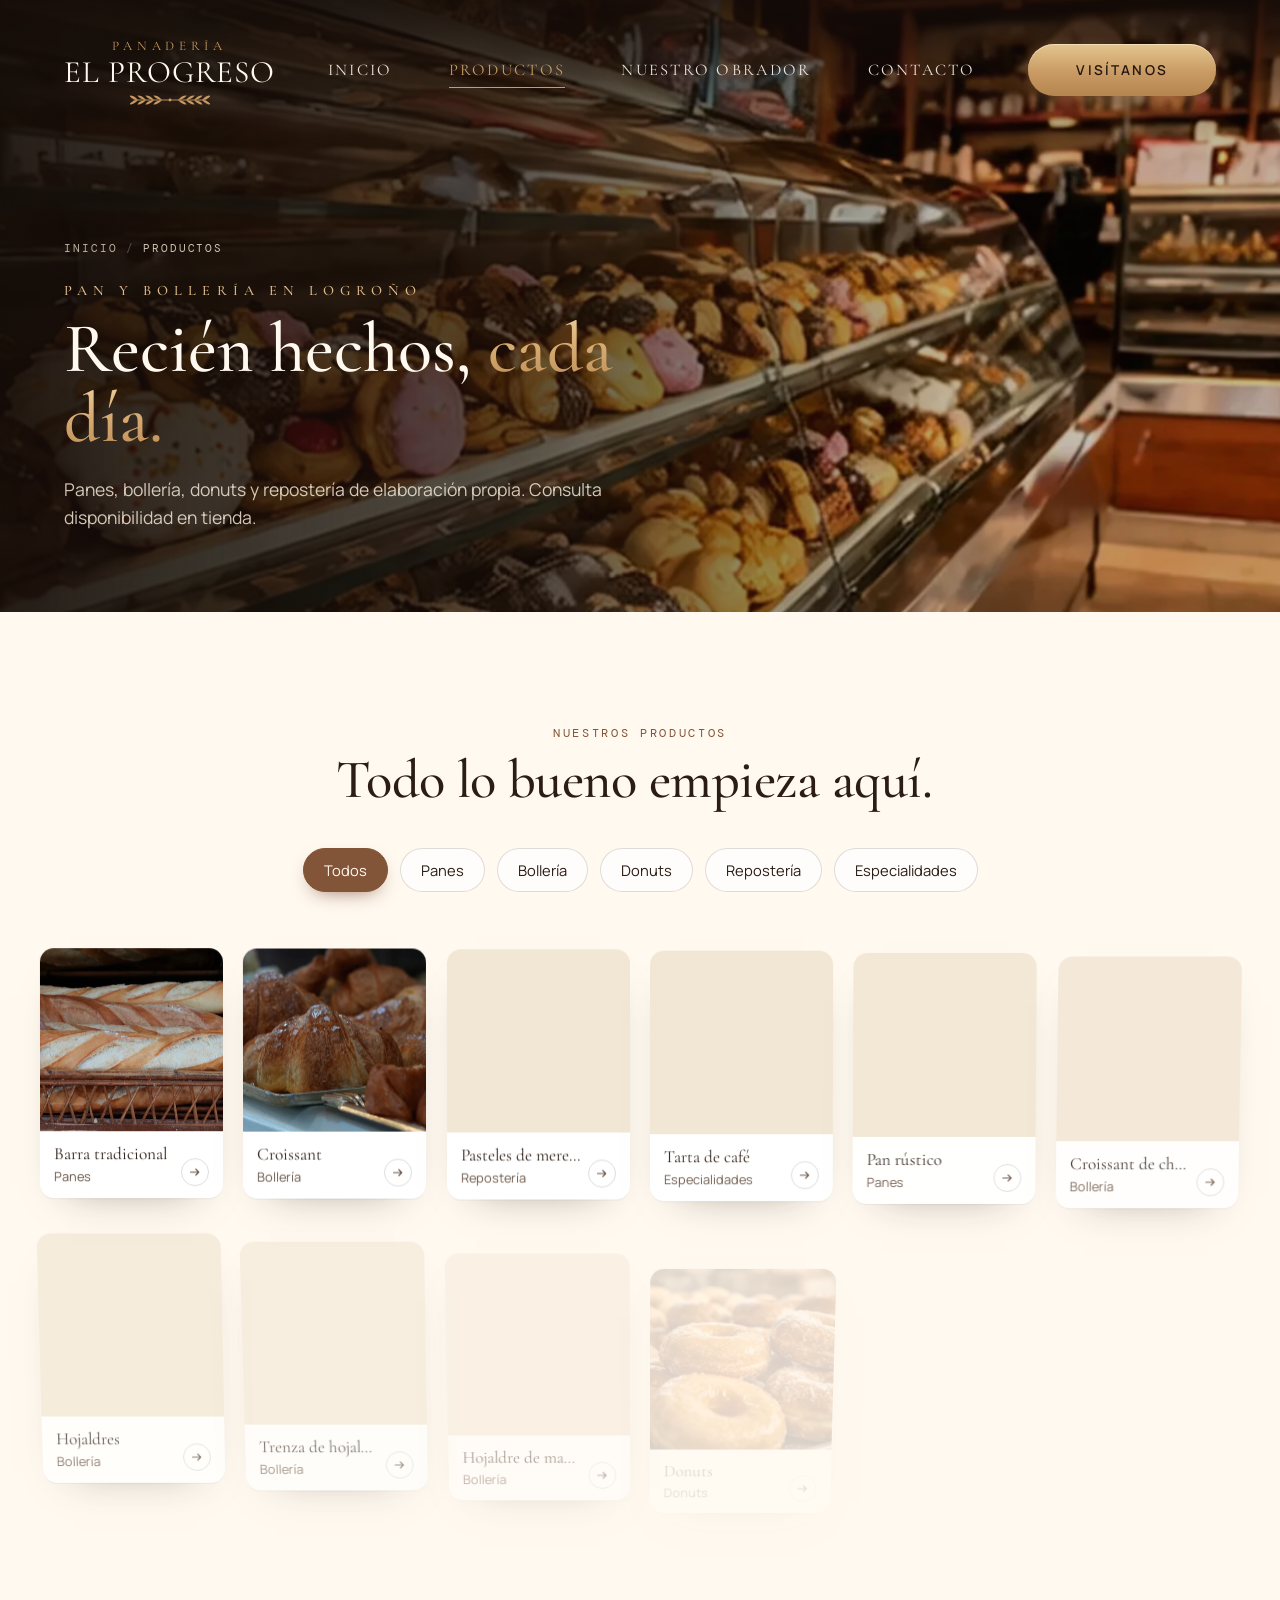
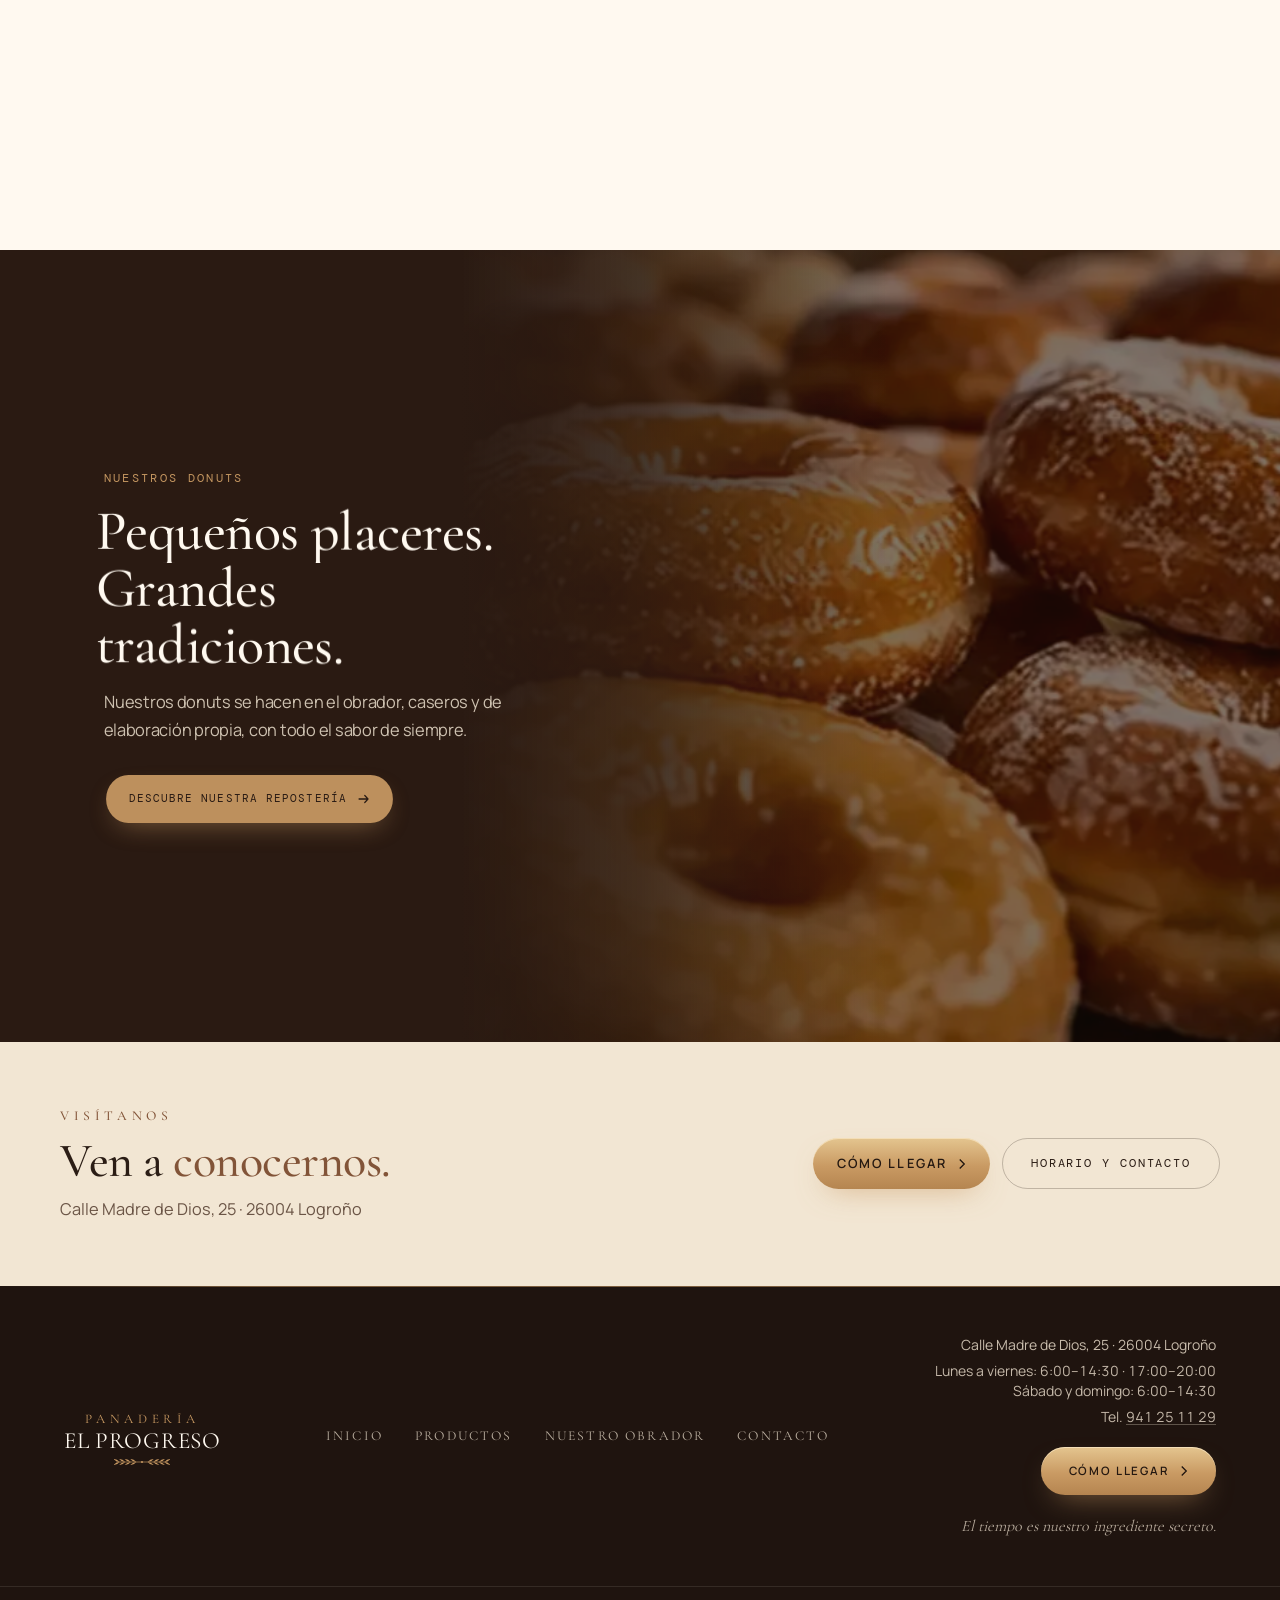
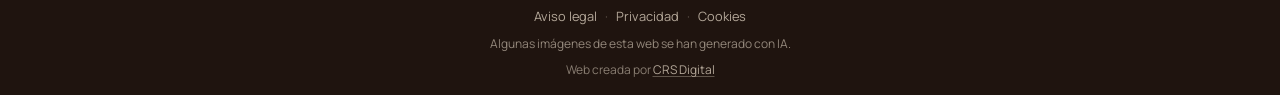
<file: productos/index.html>
<!DOCTYPE html><!--z5leIse2_fvXZUEgw_bQr--><html lang="es-ES"><head><meta charSet="utf-8"/><meta name="viewport" content="width=device-width, initial-scale=1"/><link rel="preload" as="image" imageSrcSet="/images/vitrina-720.webp 720w, /images/vitrina.webp 1400w" imageSizes="100vw"/><link rel="stylesheet" href="/_next/static/css/2284d055bfaa5472.css" data-precedence="next"/><link rel="preload" as="script" fetchPriority="low" href="/_next/static/chunks/webpack-b9d9671f72938aae.js"/><script src="/_next/static/chunks/4bd1b696-c023c6e3521b1417.js" async=""></script><script src="/_next/static/chunks/255-1f92380adbc6ec99.js" async=""></script><script src="/_next/static/chunks/main-app-a3cda71733722191.js" async=""></script><script src="/_next/static/chunks/c15bf2b0-52e8419f34af26ab.js" async=""></script><script src="/_next/static/chunks/293-672134d91c6947cc.js" async=""></script><script src="/_next/static/chunks/691-0249259bc89ee225.js" async=""></script><script src="/_next/static/chunks/516-4a3cc38caed1e884.js" async=""></script><script src="/_next/static/chunks/app/productos/page-9b922ce4a0f27cc4.js" async=""></script><meta name="theme-color" content="#291b14"/><title>Pan, bollería y repostería en Logroño | Panadería El Progreso</title><meta name="description" content="Panes, bollería, donuts y repostería de Panadería El Progreso, en la Calle Madre de Dios de Logroño. Consulta la disponibilidad en tienda."/><meta name="robots" content="index, follow"/><link rel="canonical" href="https://panaderiaelprogreso.es/productos/"/><meta property="og:title" content="Pan, bollería y repostería en Logroño | Panadería El Progreso"/><meta property="og:description" content="Panes, bollería, donuts y repostería de Panadería El Progreso, en la Calle Madre de Dios de Logroño. Consulta la disponibilidad en tienda."/><meta property="og:url" content="https://panaderiaelprogreso.es/productos/"/><meta property="og:site_name" content="Panadería El Progreso"/><meta property="og:locale" content="es_ES"/><meta property="og:image" content="https://panaderiaelprogreso.es/images/og-fachada.jpg"/><meta property="og:image:width" content="1200"/><meta property="og:image:height" content="630"/><meta property="og:image:alt" content="Fachada de Panadería El Progreso en la calle Madre de Dios, Logroño"/><meta property="og:type" content="website"/><meta name="twitter:card" content="summary_large_image"/><meta name="twitter:title" content="Pan, bollería y repostería en Logroño | Panadería El Progreso"/><meta name="twitter:description" content="Panes, bollería, donuts y repostería de Panadería El Progreso, en la Calle Madre de Dios de Logroño. Consulta la disponibilidad en tienda."/><meta name="twitter:image" content="https://panaderiaelprogreso.es/images/og-fachada.jpg"/><link rel="icon" href="/favicon.svg"/><script>(function(){var m=location.hash.match(/^#\/(productos|obrador|contacto)?$/);if(m)location.replace("/"+(m[1]?m[1]+"/":""));})();</script><script src="/_next/static/chunks/polyfills-42372ed130431b0a.js" noModule=""></script></head><body><div hidden=""><!--$--><!--/$--></div><a href="#contenido" class="sr-only focus:not-sr-only focus:fixed focus:left-4 focus:top-4 focus:z-[100] focus:rounded-full focus:bg-marfil focus:px-4 focus:py-2 focus:text-espresso">Saltar al contenido</a><div aria-hidden="true" class="pointer-events-none fixed inset-x-0 top-0 z-[60] h-[2px]"><div id="scroll-progress" class="h-full origin-left scale-x-0 bg-caramelo"></div></div><header class="fixed inset-x-0 top-0 z-50 transition-all duration-500 py-5 md:py-8"><nav class="mx-auto grid max-w-[1560px] grid-cols-[auto_1fr_auto] items-center gap-4 px-5 md:px-10 lg:px-16" aria-label="Principal"><a href="/" aria-label="Panadería El Progreso, inicio" class="justify-self-start"><span class="inline-flex flex-col items-center leading-none "><span class="font-serif text-[0.72rem] tracking-[0.36em] text-caramelo md:text-[0.82rem] overflow-hidden transition-all duration-500 max-h-6 opacity-100">PANADERÍA</span><span class="font-serif tracking-[0.03em] text-marfil mt-1 text-[1.7rem] md:text-[1.95rem]">EL PROGRESO</span><svg viewBox="0 0 80 14" fill="currentColor" class="mt-1 text-caramelo h-3.5 w-[4.4rem] md:h-4 md:w-[5rem] overflow-hidden transition-all duration-500 max-h-6 opacity-100" aria-hidden="true"><path d="M4 7h72" stroke="currentColor" stroke-width="0.9" stroke-linecap="round"></path><g><path d="M32 7q-4.2-4.8-8.6-4.4q2.6 4 8.6 4.4z"></path><path d="M32 7q-4.2 4.8-8.6 4.4q2.6-4 8.6-4.4z"></path><path d="M48 7q4.2-4.8 8.6-4.4q-2.6 4-8.6 4.4z"></path><path d="M48 7q4.2 4.8 8.6 4.4q-2.6-4-8.6-4.4z"></path></g><g><path d="M24 7q-4.2-4.8-8.6-4.4q2.6 4 8.6 4.4z"></path><path d="M24 7q-4.2 4.8-8.6 4.4q2.6-4 8.6-4.4z"></path><path d="M56 7q4.2-4.8 8.6-4.4q-2.6 4-8.6 4.4z"></path><path d="M56 7q4.2 4.8 8.6 4.4q-2.6-4-8.6-4.4z"></path></g><g><path d="M16 7q-4.2-4.8-8.6-4.4q2.6 4 8.6 4.4z"></path><path d="M16 7q-4.2 4.8-8.6 4.4q2.6-4 8.6-4.4z"></path><path d="M64 7q4.2-4.8 8.6-4.4q-2.6 4-8.6 4.4z"></path><path d="M64 7q4.2 4.8 8.6 4.4q-2.6-4-8.6-4.4z"></path></g><g><path d="M8 7q-4.2-4.8-8.6-4.4q2.6 4 8.6 4.4z"></path><path d="M8 7q-4.2 4.8-8.6 4.4q2.6-4 8.6-4.4z"></path><path d="M72 7q4.2-4.8 8.6-4.4q-2.6 4-8.6 4.4z"></path><path d="M72 7q4.2 4.8 8.6 4.4q-2.6-4-8.6-4.4z"></path></g><circle cx="40" cy="7" r="1.4"></circle></svg></span></a><ul class="hidden items-center justify-center gap-10 lg:flex xl:gap-14"><li><a href="/" class="group relative font-serif text-[1.02rem] uppercase tracking-[0.14em] transition-colors text-marfil/90 hover:text-marfil">Inicio<span class="absolute -bottom-2 left-0 h-px bg-caramelo transition-all duration-500 w-0 group-hover:w-full"></span></a></li><li><a href="/productos/" aria-current="page" class="group relative font-serif text-[1.02rem] uppercase tracking-[0.14em] transition-colors text-caramelo">Productos<span class="absolute -bottom-2 left-0 h-px bg-caramelo transition-all duration-500 w-full"></span></a></li><li><a href="/obrador/" class="group relative font-serif text-[1.02rem] uppercase tracking-[0.14em] transition-colors text-marfil/90 hover:text-marfil">Nuestro obrador<span class="absolute -bottom-2 left-0 h-px bg-caramelo transition-all duration-500 w-0 group-hover:w-full"></span></a></li><li><a href="/contacto/" class="group relative font-serif text-[1.02rem] uppercase tracking-[0.14em] transition-colors text-marfil/90 hover:text-marfil">Contacto<span class="absolute -bottom-2 left-0 h-px bg-caramelo transition-all duration-500 w-0 group-hover:w-full"></span></a></li></ul><div class="flex items-center gap-3 justify-self-end"><a href="/contacto/" class="btn btn-gold hidden !min-h-[3.25rem] !px-12 !text-[0.85rem] lg:inline-flex">Visítanos</a><button type="button" class="relative -mr-2 flex h-11 w-11 items-center justify-center lg:hidden" aria-label="Abrir menú" aria-expanded="false" aria-controls="menu-movil"><span class="absolute h-[1.5px] w-6 bg-marfil transition-transform duration-300 -translate-y-[7px]"></span><span class="absolute h-[1.5px] w-6 bg-marfil transition-opacity duration-300 opacity-100"></span><span class="absolute h-[1.5px] w-6 bg-marfil transition-transform duration-300 translate-y-[7px]"></span></button></div></nav></header><div id="menu-movil" hidden="" class="grain fixed inset-0 z-[45] flex flex-col justify-between bg-espresso px-6 pb-10 pt-32 lg:hidden"><ul class="space-y-2"><li class="overflow-hidden"><a data-item="true" href="/" class="flex items-baseline gap-4 py-1 font-serif text-[2.6rem] leading-tight text-marfil"><span class="font-mono text-xs text-caramelo">0<!-- -->1</span>Inicio</a></li><li class="overflow-hidden"><a data-item="true" href="/productos/" aria-current="page" class="flex items-baseline gap-4 py-1 font-serif text-[2.6rem] leading-tight text-caramelo"><span class="font-mono text-xs text-caramelo">0<!-- -->2</span>Productos</a></li><li class="overflow-hidden"><a data-item="true" href="/obrador/" class="flex items-baseline gap-4 py-1 font-serif text-[2.6rem] leading-tight text-marfil"><span class="font-mono text-xs text-caramelo">0<!-- -->3</span>Nuestro obrador</a></li><li class="overflow-hidden"><a data-item="true" href="/contacto/" class="flex items-baseline gap-4 py-1 font-serif text-[2.6rem] leading-tight text-marfil"><span class="font-mono text-xs text-caramelo">0<!-- -->4</span>Contacto</a></li></ul><div data-item="true" class="space-y-5"><p class="font-serif text-xl italic text-crema/80">El tiempo es nuestro ingrediente secreto.</p><a href="/contacto/" class="btn btn-gold w-full justify-center">Visítanos</a></div></div><main id="contenido"><section class="relative flex min-h-[62svh] items-end overflow-hidden bg-[#140c08] text-marfil md:min-h-[68vh]"><img data-ph-img="true" src="/images/vitrina.webp" srcSet="/images/vitrina-720.webp 720w, /images/vitrina.webp 1400w" sizes="100vw" alt="" aria-hidden="true" class="absolute inset-0 h-full w-full object-cover will-change-transform" style="object-position:40% 50%"/><div aria-hidden="true" class="absolute inset-0 bg-[linear-gradient(90deg,rgba(20,12,8,0.92)_0%,rgba(20,12,8,0.7)_40%,rgba(20,12,8,0.25)_75%)] max-md:bg-[linear-gradient(0deg,#140c08_0%,rgba(20,12,8,0.85)_45%,rgba(20,12,8,0.35)_100%)]"></div><div aria-hidden="true" class="absolute inset-x-0 top-0 h-36 bg-[linear-gradient(180deg,rgba(20,12,8,0.8),transparent)]"></div><div class="relative z-10 mx-auto w-full max-w-[1560px] px-5 pb-12 pt-36 md:px-10 md:pb-20 lg:px-16"><nav data-ph-item="true" aria-label="Ruta" class="font-mono text-[0.68rem] uppercase tracking-[0.18em] text-crema/75"><a href="/" class="hover:text-caramelo">Inicio</a><span class="mx-2 text-crema/30">/</span><span class="text-crema/85">Productos</span></nav><h1><span data-ph-item="true" class="mt-6 block font-serif text-[0.82rem] font-medium leading-normal tracking-[0.42em] text-caramelo-claro md:text-[0.9rem]">PAN Y BOLLERÍA EN LOGROÑO</span> <span data-ph-item="true" class="mt-3 block max-w-[18ch] font-serif text-[2.7rem] font-medium leading-[1] md:text-[4.4rem]">Recién hechos,<!-- --> <span class="text-gold">cada día.</span></span></h1><p data-ph-item="true" class="mt-5 max-w-[34rem] text-[1.02rem] leading-relaxed text-crema/85 md:text-[1.1rem]">Panes, bollería, donuts y repostería de elaboración propia. Consulta disponibilidad en tienda.</p></div></section><section id="productos" class="relative bg-marfil py-20 text-tinta md:py-28"><div class="mx-auto max-w-[1440px] px-5 md:px-10"><div class="text-center"><p class="eyebrow text-tostado">Nuestros productos</p><h2 class="display mt-3 text-[2.4rem] md:text-[3.4rem]" aria-label="Todo lo bueno empieza aquí."><span class="block" aria-hidden="true"><span class="split-word"><span>Todo<!-- --> </span></span><span class="split-word"><span>lo<!-- --> </span></span><span class="split-word"><span>bueno<!-- --> </span></span><span class="split-word"><span>empieza<!-- --> </span></span><span class="split-word"><span>aquí.<!-- --> </span></span></span></h2></div><div class="relative -mx-5 mt-8 md:mx-0 md:mt-10"><div role="tablist" aria-label="Categorías" class="flex snap-x gap-2 overflow-x-auto overflow-y-hidden overscroll-x-contain scroll-px-5 px-5 pb-2 pr-14 [scrollbar-width:none] md:flex-wrap md:justify-center md:gap-3 md:overflow-visible md:px-0 md:pr-0"><button role="tab" aria-selected="true" class="shrink-0 snap-start rounded-full border px-5 py-2.5 font-sans text-[0.92rem] transition-all duration-300 border-tostado bg-tostado text-marfil shadow-[0_8px_20px_-10px_rgba(130,84,56,0.9)]">Todos</button><button role="tab" aria-selected="false" class="shrink-0 snap-start rounded-full border px-5 py-2.5 font-sans text-[0.92rem] transition-all duration-300 border-tinta/15 bg-white/70 text-tinta hover:bg-crema">Panes</button><button role="tab" aria-selected="false" class="shrink-0 snap-start rounded-full border px-5 py-2.5 font-sans text-[0.92rem] transition-all duration-300 border-tinta/15 bg-white/70 text-tinta hover:bg-crema">Bollería</button><button role="tab" aria-selected="false" class="shrink-0 snap-start rounded-full border px-5 py-2.5 font-sans text-[0.92rem] transition-all duration-300 border-tinta/15 bg-white/70 text-tinta hover:bg-crema">Donuts</button><button role="tab" aria-selected="false" class="shrink-0 snap-start rounded-full border px-5 py-2.5 font-sans text-[0.92rem] transition-all duration-300 border-tinta/15 bg-white/70 text-tinta hover:bg-crema">Repostería</button><button role="tab" aria-selected="false" class="shrink-0 snap-start rounded-full border px-5 py-2.5 font-sans text-[0.92rem] transition-all duration-300 border-tinta/15 bg-white/70 text-tinta hover:bg-crema">Especialidades</button></div><span aria-hidden="true" class="pointer-events-none absolute inset-y-0 right-0 w-14 bg-gradient-to-l from-marfil to-transparent md:hidden"></span></div><ul class="mt-8 grid grid-cols-2 gap-3 max-sm:[&amp;&gt;li:last-child:nth-child(odd)]:col-span-2 max-sm:[&amp;&gt;li:last-child:nth-child(odd)]:w-[calc(50%-0.375rem)] max-sm:[&amp;&gt;li:last-child:nth-child(odd)]:justify-self-center sm:grid-cols-3 md:mt-12 md:gap-5 lg:flex lg:flex-wrap lg:justify-center" style="perspective:1200px" aria-live="polite"><li data-card="true" class="lg:w-[calc((100%-6.25rem)/6)]"><button type="button" aria-label="Ver detalles de Barra tradicional" class="group relative block w-full rounded-[14px] bg-white text-left shadow-[0_1px_0_rgba(41,27,20,0.06),0_18px_40px_-30px_rgba(41,27,20,0.5)] transition-[transform,box-shadow] duration-300 ease-out [transform-style:preserve-3d] [transform:rotateX(var(--rx,0deg))_rotateY(var(--ry,0deg))] hover:shadow-[0_30px_60px_-28px_rgba(41,27,20,0.55)]"><span class="block overflow-hidden rounded-t-[14px] bg-crema [transform:translateZ(0)]"><img src="/images/productos/barra-720.webp" alt="Barras de pan recién hechas en la cesta" loading="lazy" decoding="async" width="720" height="720" class="aspect-square w-full object-cover transition-transform duration-[900ms] ease-[cubic-bezier(.22,1,.36,1)] group-hover:scale-[1.08]"/></span><span aria-hidden="true" class="pointer-events-none absolute inset-0 rounded-[14px] opacity-0 transition-opacity duration-300 group-hover:opacity-100" style="background:radial-gradient(400px circle at var(--gx,50%) var(--gy,50%), rgba(255,240,215,0.35), transparent 45%)"></span><span class="flex items-end justify-between gap-2 px-3 pb-3 pt-3 [transform:translateZ(30px)] md:px-3.5"><span class="min-w-0"><span class="line-clamp-2 block min-h-[2.5em] font-serif text-[1.05rem] leading-tight text-tinta md:min-h-0 md:truncate md:text-[1.08rem]">Barra tradicional</span><span class="mt-0.5 block text-[0.8rem] text-tinta-suave">Panes</span></span><span class="flex h-7 w-7 shrink-0 items-center justify-center rounded-full border border-tinta/15 text-tinta-suave transition-all duration-300 group-hover:border-tostado group-hover:bg-tostado group-hover:text-marfil"><svg viewBox="0 0 16 16" fill="none" stroke="currentColor" stroke-width="1.5" stroke-linecap="round" stroke-linejoin="round" class="h-3 w-3"><path d="M2 8h11M9 4l4 4-4 4"></path></svg></span></span></button></li><li data-card="true" class="lg:w-[calc((100%-6.25rem)/6)]"><button type="button" aria-label="Ver detalles de Croissant" class="group relative block w-full rounded-[14px] bg-white text-left shadow-[0_1px_0_rgba(41,27,20,0.06),0_18px_40px_-30px_rgba(41,27,20,0.5)] transition-[transform,box-shadow] duration-300 ease-out [transform-style:preserve-3d] [transform:rotateX(var(--rx,0deg))_rotateY(var(--ry,0deg))] hover:shadow-[0_30px_60px_-28px_rgba(41,27,20,0.55)]"><span class="block overflow-hidden rounded-t-[14px] bg-crema [transform:translateZ(0)]"><img src="/images/productos/croissant-720.webp" alt="Croissants recién horneados en la bandeja" loading="lazy" decoding="async" width="720" height="720" class="aspect-square w-full object-cover transition-transform duration-[900ms] ease-[cubic-bezier(.22,1,.36,1)] group-hover:scale-[1.08]"/></span><span aria-hidden="true" class="pointer-events-none absolute inset-0 rounded-[14px] opacity-0 transition-opacity duration-300 group-hover:opacity-100" style="background:radial-gradient(400px circle at var(--gx,50%) var(--gy,50%), rgba(255,240,215,0.35), transparent 45%)"></span><span class="flex items-end justify-between gap-2 px-3 pb-3 pt-3 [transform:translateZ(30px)] md:px-3.5"><span class="min-w-0"><span class="line-clamp-2 block min-h-[2.5em] font-serif text-[1.05rem] leading-tight text-tinta md:min-h-0 md:truncate md:text-[1.08rem]">Croissant</span><span class="mt-0.5 block text-[0.8rem] text-tinta-suave">Bollería</span></span><span class="flex h-7 w-7 shrink-0 items-center justify-center rounded-full border border-tinta/15 text-tinta-suave transition-all duration-300 group-hover:border-tostado group-hover:bg-tostado group-hover:text-marfil"><svg viewBox="0 0 16 16" fill="none" stroke="currentColor" stroke-width="1.5" stroke-linecap="round" stroke-linejoin="round" class="h-3 w-3"><path d="M2 8h11M9 4l4 4-4 4"></path></svg></span></span></button></li><li data-card="true" class="lg:w-[calc((100%-6.25rem)/6)]"><button type="button" aria-label="Ver detalles de Pasteles de merengue" class="group relative block w-full rounded-[14px] bg-white text-left shadow-[0_1px_0_rgba(41,27,20,0.06),0_18px_40px_-30px_rgba(41,27,20,0.5)] transition-[transform,box-shadow] duration-300 ease-out [transform-style:preserve-3d] [transform:rotateX(var(--rx,0deg))_rotateY(var(--ry,0deg))] hover:shadow-[0_30px_60px_-28px_rgba(41,27,20,0.55)]"><span class="block overflow-hidden rounded-t-[14px] bg-crema [transform:translateZ(0)]"><img src="/images/productos/merengues-720.webp" alt="Bandeja de pasteles de merengue" loading="lazy" decoding="async" width="720" height="720" class="aspect-square w-full object-cover transition-transform duration-[900ms] ease-[cubic-bezier(.22,1,.36,1)] group-hover:scale-[1.08]"/></span><span aria-hidden="true" class="pointer-events-none absolute inset-0 rounded-[14px] opacity-0 transition-opacity duration-300 group-hover:opacity-100" style="background:radial-gradient(400px circle at var(--gx,50%) var(--gy,50%), rgba(255,240,215,0.35), transparent 45%)"></span><span class="flex items-end justify-between gap-2 px-3 pb-3 pt-3 [transform:translateZ(30px)] md:px-3.5"><span class="min-w-0"><span class="line-clamp-2 block min-h-[2.5em] font-serif text-[1.05rem] leading-tight text-tinta md:min-h-0 md:truncate md:text-[1.08rem]">Pasteles de merengue</span><span class="mt-0.5 block text-[0.8rem] text-tinta-suave">Repostería</span></span><span class="flex h-7 w-7 shrink-0 items-center justify-center rounded-full border border-tinta/15 text-tinta-suave transition-all duration-300 group-hover:border-tostado group-hover:bg-tostado group-hover:text-marfil"><svg viewBox="0 0 16 16" fill="none" stroke="currentColor" stroke-width="1.5" stroke-linecap="round" stroke-linejoin="round" class="h-3 w-3"><path d="M2 8h11M9 4l4 4-4 4"></path></svg></span></span></button></li><li data-card="true" class="lg:w-[calc((100%-6.25rem)/6)]"><button type="button" aria-label="Ver detalles de Tarta de café" class="group relative block w-full rounded-[14px] bg-white text-left shadow-[0_1px_0_rgba(41,27,20,0.06),0_18px_40px_-30px_rgba(41,27,20,0.5)] transition-[transform,box-shadow] duration-300 ease-out [transform-style:preserve-3d] [transform:rotateX(var(--rx,0deg))_rotateY(var(--ry,0deg))] hover:shadow-[0_30px_60px_-28px_rgba(41,27,20,0.55)]"><span class="block overflow-hidden rounded-t-[14px] bg-crema [transform:translateZ(0)]"><img src="/images/productos/tarta-cafe-720.webp" alt="Tarta de café con una espiga dibujada en cacao" loading="lazy" decoding="async" width="720" height="720" class="aspect-square w-full object-cover transition-transform duration-[900ms] ease-[cubic-bezier(.22,1,.36,1)] group-hover:scale-[1.08]"/></span><span aria-hidden="true" class="pointer-events-none absolute inset-0 rounded-[14px] opacity-0 transition-opacity duration-300 group-hover:opacity-100" style="background:radial-gradient(400px circle at var(--gx,50%) var(--gy,50%), rgba(255,240,215,0.35), transparent 45%)"></span><span class="flex items-end justify-between gap-2 px-3 pb-3 pt-3 [transform:translateZ(30px)] md:px-3.5"><span class="min-w-0"><span class="line-clamp-2 block min-h-[2.5em] font-serif text-[1.05rem] leading-tight text-tinta md:min-h-0 md:truncate md:text-[1.08rem]">Tarta de café</span><span class="mt-0.5 block text-[0.8rem] text-tinta-suave">Especialidades</span></span><span class="flex h-7 w-7 shrink-0 items-center justify-center rounded-full border border-tinta/15 text-tinta-suave transition-all duration-300 group-hover:border-tostado group-hover:bg-tostado group-hover:text-marfil"><svg viewBox="0 0 16 16" fill="none" stroke="currentColor" stroke-width="1.5" stroke-linecap="round" stroke-linejoin="round" class="h-3 w-3"><path d="M2 8h11M9 4l4 4-4 4"></path></svg></span></span></button></li><li data-card="true" class="lg:w-[calc((100%-6.25rem)/6)]"><button type="button" aria-label="Ver detalles de Pan rústico" class="group relative block w-full rounded-[14px] bg-white text-left shadow-[0_1px_0_rgba(41,27,20,0.06),0_18px_40px_-30px_rgba(41,27,20,0.5)] transition-[transform,box-shadow] duration-300 ease-out [transform-style:preserve-3d] [transform:rotateX(var(--rx,0deg))_rotateY(var(--ry,0deg))] hover:shadow-[0_30px_60px_-28px_rgba(41,27,20,0.55)]"><span class="block overflow-hidden rounded-t-[14px] bg-crema [transform:translateZ(0)]"><img src="/images/productos/pan-rustico-720.webp" alt="Panes rústicos en la cesta" loading="lazy" decoding="async" width="720" height="720" class="aspect-square w-full object-cover transition-transform duration-[900ms] ease-[cubic-bezier(.22,1,.36,1)] group-hover:scale-[1.08]"/></span><span aria-hidden="true" class="pointer-events-none absolute inset-0 rounded-[14px] opacity-0 transition-opacity duration-300 group-hover:opacity-100" style="background:radial-gradient(400px circle at var(--gx,50%) var(--gy,50%), rgba(255,240,215,0.35), transparent 45%)"></span><span class="flex items-end justify-between gap-2 px-3 pb-3 pt-3 [transform:translateZ(30px)] md:px-3.5"><span class="min-w-0"><span class="line-clamp-2 block min-h-[2.5em] font-serif text-[1.05rem] leading-tight text-tinta md:min-h-0 md:truncate md:text-[1.08rem]">Pan rústico</span><span class="mt-0.5 block text-[0.8rem] text-tinta-suave">Panes</span></span><span class="flex h-7 w-7 shrink-0 items-center justify-center rounded-full border border-tinta/15 text-tinta-suave transition-all duration-300 group-hover:border-tostado group-hover:bg-tostado group-hover:text-marfil"><svg viewBox="0 0 16 16" fill="none" stroke="currentColor" stroke-width="1.5" stroke-linecap="round" stroke-linejoin="round" class="h-3 w-3"><path d="M2 8h11M9 4l4 4-4 4"></path></svg></span></span></button></li><li data-card="true" class="lg:w-[calc((100%-6.25rem)/6)]"><button type="button" aria-label="Ver detalles de Croissant de chocolate" class="group relative block w-full rounded-[14px] bg-white text-left shadow-[0_1px_0_rgba(41,27,20,0.06),0_18px_40px_-30px_rgba(41,27,20,0.5)] transition-[transform,box-shadow] duration-300 ease-out [transform-style:preserve-3d] [transform:rotateX(var(--rx,0deg))_rotateY(var(--ry,0deg))] hover:shadow-[0_30px_60px_-28px_rgba(41,27,20,0.55)]"><span class="block overflow-hidden rounded-t-[14px] bg-crema [transform:translateZ(0)]"><img src="/images/productos/croissant-chocolate-720.webp" alt="Croissants rellenos de chocolate" loading="lazy" decoding="async" width="720" height="720" class="aspect-square w-full object-cover transition-transform duration-[900ms] ease-[cubic-bezier(.22,1,.36,1)] group-hover:scale-[1.08]"/></span><span aria-hidden="true" class="pointer-events-none absolute inset-0 rounded-[14px] opacity-0 transition-opacity duration-300 group-hover:opacity-100" style="background:radial-gradient(400px circle at var(--gx,50%) var(--gy,50%), rgba(255,240,215,0.35), transparent 45%)"></span><span class="flex items-end justify-between gap-2 px-3 pb-3 pt-3 [transform:translateZ(30px)] md:px-3.5"><span class="min-w-0"><span class="line-clamp-2 block min-h-[2.5em] font-serif text-[1.05rem] leading-tight text-tinta md:min-h-0 md:truncate md:text-[1.08rem]">Croissant de chocolate</span><span class="mt-0.5 block text-[0.8rem] text-tinta-suave">Bollería</span></span><span class="flex h-7 w-7 shrink-0 items-center justify-center rounded-full border border-tinta/15 text-tinta-suave transition-all duration-300 group-hover:border-tostado group-hover:bg-tostado group-hover:text-marfil"><svg viewBox="0 0 16 16" fill="none" stroke="currentColor" stroke-width="1.5" stroke-linecap="round" stroke-linejoin="round" class="h-3 w-3"><path d="M2 8h11M9 4l4 4-4 4"></path></svg></span></span></button></li><li data-card="true" class="lg:w-[calc((100%-6.25rem)/6)]"><button type="button" aria-label="Ver detalles de Hojaldres" class="group relative block w-full rounded-[14px] bg-white text-left shadow-[0_1px_0_rgba(41,27,20,0.06),0_18px_40px_-30px_rgba(41,27,20,0.5)] transition-[transform,box-shadow] duration-300 ease-out [transform-style:preserve-3d] [transform:rotateX(var(--rx,0deg))_rotateY(var(--ry,0deg))] hover:shadow-[0_30px_60px_-28px_rgba(41,27,20,0.55)]"><span class="block overflow-hidden rounded-t-[14px] bg-crema [transform:translateZ(0)]"><img src="/images/productos/hojaldres-720.webp" alt="Bandeja de hojaldres variados" loading="lazy" decoding="async" width="720" height="720" class="aspect-square w-full object-cover transition-transform duration-[900ms] ease-[cubic-bezier(.22,1,.36,1)] group-hover:scale-[1.08]"/></span><span aria-hidden="true" class="pointer-events-none absolute inset-0 rounded-[14px] opacity-0 transition-opacity duration-300 group-hover:opacity-100" style="background:radial-gradient(400px circle at var(--gx,50%) var(--gy,50%), rgba(255,240,215,0.35), transparent 45%)"></span><span class="flex items-end justify-between gap-2 px-3 pb-3 pt-3 [transform:translateZ(30px)] md:px-3.5"><span class="min-w-0"><span class="line-clamp-2 block min-h-[2.5em] font-serif text-[1.05rem] leading-tight text-tinta md:min-h-0 md:truncate md:text-[1.08rem]">Hojaldres</span><span class="mt-0.5 block text-[0.8rem] text-tinta-suave">Bollería</span></span><span class="flex h-7 w-7 shrink-0 items-center justify-center rounded-full border border-tinta/15 text-tinta-suave transition-all duration-300 group-hover:border-tostado group-hover:bg-tostado group-hover:text-marfil"><svg viewBox="0 0 16 16" fill="none" stroke="currentColor" stroke-width="1.5" stroke-linecap="round" stroke-linejoin="round" class="h-3 w-3"><path d="M2 8h11M9 4l4 4-4 4"></path></svg></span></span></button></li><li data-card="true" class="lg:w-[calc((100%-6.25rem)/6)]"><button type="button" aria-label="Ver detalles de Trenza de hojaldre" class="group relative block w-full rounded-[14px] bg-white text-left shadow-[0_1px_0_rgba(41,27,20,0.06),0_18px_40px_-30px_rgba(41,27,20,0.5)] transition-[transform,box-shadow] duration-300 ease-out [transform-style:preserve-3d] [transform:rotateX(var(--rx,0deg))_rotateY(var(--ry,0deg))] hover:shadow-[0_30px_60px_-28px_rgba(41,27,20,0.55)]"><span class="block overflow-hidden rounded-t-[14px] bg-crema [transform:translateZ(0)]"><img src="/images/productos/trenza-720.webp" alt="Trenza de hojaldre con pasas" loading="lazy" decoding="async" width="720" height="720" class="aspect-square w-full object-cover transition-transform duration-[900ms] ease-[cubic-bezier(.22,1,.36,1)] group-hover:scale-[1.08]"/></span><span aria-hidden="true" class="pointer-events-none absolute inset-0 rounded-[14px] opacity-0 transition-opacity duration-300 group-hover:opacity-100" style="background:radial-gradient(400px circle at var(--gx,50%) var(--gy,50%), rgba(255,240,215,0.35), transparent 45%)"></span><span class="flex items-end justify-between gap-2 px-3 pb-3 pt-3 [transform:translateZ(30px)] md:px-3.5"><span class="min-w-0"><span class="line-clamp-2 block min-h-[2.5em] font-serif text-[1.05rem] leading-tight text-tinta md:min-h-0 md:truncate md:text-[1.08rem]">Trenza de hojaldre</span><span class="mt-0.5 block text-[0.8rem] text-tinta-suave">Bollería</span></span><span class="flex h-7 w-7 shrink-0 items-center justify-center rounded-full border border-tinta/15 text-tinta-suave transition-all duration-300 group-hover:border-tostado group-hover:bg-tostado group-hover:text-marfil"><svg viewBox="0 0 16 16" fill="none" stroke="currentColor" stroke-width="1.5" stroke-linecap="round" stroke-linejoin="round" class="h-3 w-3"><path d="M2 8h11M9 4l4 4-4 4"></path></svg></span></span></button></li><li data-card="true" class="lg:w-[calc((100%-6.25rem)/6)]"><button type="button" aria-label="Ver detalles de Hojaldre de manzana" class="group relative block w-full rounded-[14px] bg-white text-left shadow-[0_1px_0_rgba(41,27,20,0.06),0_18px_40px_-30px_rgba(41,27,20,0.5)] transition-[transform,box-shadow] duration-300 ease-out [transform-style:preserve-3d] [transform:rotateX(var(--rx,0deg))_rotateY(var(--ry,0deg))] hover:shadow-[0_30px_60px_-28px_rgba(41,27,20,0.55)]"><span class="block overflow-hidden rounded-t-[14px] bg-crema [transform:translateZ(0)]"><img src="/images/productos/hojaldre-manzana-720.webp" alt="Hojaldres de manzana recién hechos" loading="lazy" decoding="async" width="720" height="720" class="aspect-square w-full object-cover transition-transform duration-[900ms] ease-[cubic-bezier(.22,1,.36,1)] group-hover:scale-[1.08]"/></span><span aria-hidden="true" class="pointer-events-none absolute inset-0 rounded-[14px] opacity-0 transition-opacity duration-300 group-hover:opacity-100" style="background:radial-gradient(400px circle at var(--gx,50%) var(--gy,50%), rgba(255,240,215,0.35), transparent 45%)"></span><span class="flex items-end justify-between gap-2 px-3 pb-3 pt-3 [transform:translateZ(30px)] md:px-3.5"><span class="min-w-0"><span class="line-clamp-2 block min-h-[2.5em] font-serif text-[1.05rem] leading-tight text-tinta md:min-h-0 md:truncate md:text-[1.08rem]">Hojaldre de manzana</span><span class="mt-0.5 block text-[0.8rem] text-tinta-suave">Bollería</span></span><span class="flex h-7 w-7 shrink-0 items-center justify-center rounded-full border border-tinta/15 text-tinta-suave transition-all duration-300 group-hover:border-tostado group-hover:bg-tostado group-hover:text-marfil"><svg viewBox="0 0 16 16" fill="none" stroke="currentColor" stroke-width="1.5" stroke-linecap="round" stroke-linejoin="round" class="h-3 w-3"><path d="M2 8h11M9 4l4 4-4 4"></path></svg></span></span></button></li><li data-card="true" class="lg:w-[calc((100%-6.25rem)/6)]"><button type="button" aria-label="Ver detalles de Donuts" class="group relative block w-full rounded-[14px] bg-white text-left shadow-[0_1px_0_rgba(41,27,20,0.06),0_18px_40px_-30px_rgba(41,27,20,0.5)] transition-[transform,box-shadow] duration-300 ease-out [transform-style:preserve-3d] [transform:rotateX(var(--rx,0deg))_rotateY(var(--ry,0deg))] hover:shadow-[0_30px_60px_-28px_rgba(41,27,20,0.55)]"><span class="block overflow-hidden rounded-t-[14px] bg-crema [transform:translateZ(0)]"><img src="/images/rosquillas-720.webp" alt="Bandeja de donuts caseros" loading="lazy" decoding="async" width="720" height="720" class="aspect-square w-full object-cover transition-transform duration-[900ms] ease-[cubic-bezier(.22,1,.36,1)] group-hover:scale-[1.08]"/></span><span aria-hidden="true" class="pointer-events-none absolute inset-0 rounded-[14px] opacity-0 transition-opacity duration-300 group-hover:opacity-100" style="background:radial-gradient(400px circle at var(--gx,50%) var(--gy,50%), rgba(255,240,215,0.35), transparent 45%)"></span><span class="flex items-end justify-between gap-2 px-3 pb-3 pt-3 [transform:translateZ(30px)] md:px-3.5"><span class="min-w-0"><span class="line-clamp-2 block min-h-[2.5em] font-serif text-[1.05rem] leading-tight text-tinta md:min-h-0 md:truncate md:text-[1.08rem]">Donuts</span><span class="mt-0.5 block text-[0.8rem] text-tinta-suave">Donuts</span></span><span class="flex h-7 w-7 shrink-0 items-center justify-center rounded-full border border-tinta/15 text-tinta-suave transition-all duration-300 group-hover:border-tostado group-hover:bg-tostado group-hover:text-marfil"><svg viewBox="0 0 16 16" fill="none" stroke="currentColor" stroke-width="1.5" stroke-linecap="round" stroke-linejoin="round" class="h-3 w-3"><path d="M2 8h11M9 4l4 4-4 4"></path></svg></span></span></button></li><li data-card="true" class="lg:w-[calc((100%-6.25rem)/6)]"><button type="button" aria-label="Ver detalles de Pastas de té" class="group relative block w-full rounded-[14px] bg-white text-left shadow-[0_1px_0_rgba(41,27,20,0.06),0_18px_40px_-30px_rgba(41,27,20,0.5)] transition-[transform,box-shadow] duration-300 ease-out [transform-style:preserve-3d] [transform:rotateX(var(--rx,0deg))_rotateY(var(--ry,0deg))] hover:shadow-[0_30px_60px_-28px_rgba(41,27,20,0.55)]"><span class="block overflow-hidden rounded-t-[14px] bg-crema [transform:translateZ(0)]"><img src="/images/productos/pastas-720.webp" alt="Pastas de té con mermelada" loading="lazy" decoding="async" width="720" height="720" class="aspect-square w-full object-cover transition-transform duration-[900ms] ease-[cubic-bezier(.22,1,.36,1)] group-hover:scale-[1.08]"/></span><span aria-hidden="true" class="pointer-events-none absolute inset-0 rounded-[14px] opacity-0 transition-opacity duration-300 group-hover:opacity-100" style="background:radial-gradient(400px circle at var(--gx,50%) var(--gy,50%), rgba(255,240,215,0.35), transparent 45%)"></span><span class="flex items-end justify-between gap-2 px-3 pb-3 pt-3 [transform:translateZ(30px)] md:px-3.5"><span class="min-w-0"><span class="line-clamp-2 block min-h-[2.5em] font-serif text-[1.05rem] leading-tight text-tinta md:min-h-0 md:truncate md:text-[1.08rem]">Pastas de té</span><span class="mt-0.5 block text-[0.8rem] text-tinta-suave">Repostería</span></span><span class="flex h-7 w-7 shrink-0 items-center justify-center rounded-full border border-tinta/15 text-tinta-suave transition-all duration-300 group-hover:border-tostado group-hover:bg-tostado group-hover:text-marfil"><svg viewBox="0 0 16 16" fill="none" stroke="currentColor" stroke-width="1.5" stroke-linecap="round" stroke-linejoin="round" class="h-3 w-3"><path d="M2 8h11M9 4l4 4-4 4"></path></svg></span></span></button></li><li data-card="true" class="lg:w-[calc((100%-6.25rem)/6)]"><button type="button" aria-label="Ver detalles de Milhojas" class="group relative block w-full rounded-[14px] bg-white text-left shadow-[0_1px_0_rgba(41,27,20,0.06),0_18px_40px_-30px_rgba(41,27,20,0.5)] transition-[transform,box-shadow] duration-300 ease-out [transform-style:preserve-3d] [transform:rotateX(var(--rx,0deg))_rotateY(var(--ry,0deg))] hover:shadow-[0_30px_60px_-28px_rgba(41,27,20,0.55)]"><span class="block overflow-hidden rounded-t-[14px] bg-crema [transform:translateZ(0)]"><img src="/images/productos/milhojas-720.webp" alt="Milhojas cortadas en porciones" loading="lazy" decoding="async" width="720" height="720" class="aspect-square w-full object-cover transition-transform duration-[900ms] ease-[cubic-bezier(.22,1,.36,1)] group-hover:scale-[1.08]"/></span><span aria-hidden="true" class="pointer-events-none absolute inset-0 rounded-[14px] opacity-0 transition-opacity duration-300 group-hover:opacity-100" style="background:radial-gradient(400px circle at var(--gx,50%) var(--gy,50%), rgba(255,240,215,0.35), transparent 45%)"></span><span class="flex items-end justify-between gap-2 px-3 pb-3 pt-3 [transform:translateZ(30px)] md:px-3.5"><span class="min-w-0"><span class="line-clamp-2 block min-h-[2.5em] font-serif text-[1.05rem] leading-tight text-tinta md:min-h-0 md:truncate md:text-[1.08rem]">Milhojas</span><span class="mt-0.5 block text-[0.8rem] text-tinta-suave">Repostería</span></span><span class="flex h-7 w-7 shrink-0 items-center justify-center rounded-full border border-tinta/15 text-tinta-suave transition-all duration-300 group-hover:border-tostado group-hover:bg-tostado group-hover:text-marfil"><svg viewBox="0 0 16 16" fill="none" stroke="currentColor" stroke-width="1.5" stroke-linecap="round" stroke-linejoin="round" class="h-3 w-3"><path d="M2 8h11M9 4l4 4-4 4"></path></svg></span></span></button></li><li data-card="true" class="lg:w-[calc((100%-6.25rem)/6)]"><button type="button" aria-label="Ver detalles de Alfajores" class="group relative block w-full rounded-[14px] bg-white text-left shadow-[0_1px_0_rgba(41,27,20,0.06),0_18px_40px_-30px_rgba(41,27,20,0.5)] transition-[transform,box-shadow] duration-300 ease-out [transform-style:preserve-3d] [transform:rotateX(var(--rx,0deg))_rotateY(var(--ry,0deg))] hover:shadow-[0_30px_60px_-28px_rgba(41,27,20,0.55)]"><span class="block overflow-hidden rounded-t-[14px] bg-crema [transform:translateZ(0)]"><img src="/images/productos/bocaditos-coco-720.webp" alt="Bandeja de alfajores con el borde de coco" loading="lazy" decoding="async" width="720" height="720" class="aspect-square w-full object-cover transition-transform duration-[900ms] ease-[cubic-bezier(.22,1,.36,1)] group-hover:scale-[1.08]"/></span><span aria-hidden="true" class="pointer-events-none absolute inset-0 rounded-[14px] opacity-0 transition-opacity duration-300 group-hover:opacity-100" style="background:radial-gradient(400px circle at var(--gx,50%) var(--gy,50%), rgba(255,240,215,0.35), transparent 45%)"></span><span class="flex items-end justify-between gap-2 px-3 pb-3 pt-3 [transform:translateZ(30px)] md:px-3.5"><span class="min-w-0"><span class="line-clamp-2 block min-h-[2.5em] font-serif text-[1.05rem] leading-tight text-tinta md:min-h-0 md:truncate md:text-[1.08rem]">Alfajores</span><span class="mt-0.5 block text-[0.8rem] text-tinta-suave">Repostería</span></span><span class="flex h-7 w-7 shrink-0 items-center justify-center rounded-full border border-tinta/15 text-tinta-suave transition-all duration-300 group-hover:border-tostado group-hover:bg-tostado group-hover:text-marfil"><svg viewBox="0 0 16 16" fill="none" stroke="currentColor" stroke-width="1.5" stroke-linecap="round" stroke-linejoin="round" class="h-3 w-3"><path d="M2 8h11M9 4l4 4-4 4"></path></svg></span></span></button></li><li data-card="true" class="lg:w-[calc((100%-6.25rem)/6)]"><button type="button" aria-label="Ver detalles de Tarta de frutos rojos" class="group relative block w-full rounded-[14px] bg-white text-left shadow-[0_1px_0_rgba(41,27,20,0.06),0_18px_40px_-30px_rgba(41,27,20,0.5)] transition-[transform,box-shadow] duration-300 ease-out [transform-style:preserve-3d] [transform:rotateX(var(--rx,0deg))_rotateY(var(--ry,0deg))] hover:shadow-[0_30px_60px_-28px_rgba(41,27,20,0.55)]"><span class="block overflow-hidden rounded-t-[14px] bg-crema [transform:translateZ(0)]"><img src="/images/productos/tarta-frutos-rojos-720.webp" alt="Tarta de frutos rojos en la vitrina" loading="lazy" decoding="async" width="720" height="720" class="aspect-square w-full object-cover transition-transform duration-[900ms] ease-[cubic-bezier(.22,1,.36,1)] group-hover:scale-[1.08]"/></span><span aria-hidden="true" class="pointer-events-none absolute inset-0 rounded-[14px] opacity-0 transition-opacity duration-300 group-hover:opacity-100" style="background:radial-gradient(400px circle at var(--gx,50%) var(--gy,50%), rgba(255,240,215,0.35), transparent 45%)"></span><span class="flex items-end justify-between gap-2 px-3 pb-3 pt-3 [transform:translateZ(30px)] md:px-3.5"><span class="min-w-0"><span class="line-clamp-2 block min-h-[2.5em] font-serif text-[1.05rem] leading-tight text-tinta md:min-h-0 md:truncate md:text-[1.08rem]">Tarta de frutos rojos</span><span class="mt-0.5 block text-[0.8rem] text-tinta-suave">Especialidades</span></span><span class="flex h-7 w-7 shrink-0 items-center justify-center rounded-full border border-tinta/15 text-tinta-suave transition-all duration-300 group-hover:border-tostado group-hover:bg-tostado group-hover:text-marfil"><svg viewBox="0 0 16 16" fill="none" stroke="currentColor" stroke-width="1.5" stroke-linecap="round" stroke-linejoin="round" class="h-3 w-3"><path d="M2 8h11M9 4l4 4-4 4"></path></svg></span></span></button></li></ul></div><dialog aria-labelledby="ficha-titulo" class="m-auto w-[min(980px,100vw)] max-w-none bg-transparent p-0 backdrop:bg-espresso/70 backdrop:backdrop-blur-sm max-md:mb-0 max-md:mt-auto max-md:w-full" style="perspective:1200px"></dialog></section><section id="rosquillas" class="relative overflow-hidden bg-[#2a1a12] text-marfil md:min-h-[88vh]" aria-label="Nuestros donuts"><div data-photo="true" class="relative aspect-[5/4] w-full overflow-hidden md:absolute md:inset-y-0 md:right-0 md:aspect-auto md:w-[64%]"><img src="/images/rosquillas.webp" srcSet="/images/rosquillas-720.webp 720w, /images/rosquillas.webp 1400w" sizes="(max-width: 767px) 100vw, 64vw" alt="Bandeja de donuts caseros recién hechos" loading="lazy" decoding="async" class="h-full w-full object-cover object-[55%_50%] will-change-transform"/><div data-glow="true" aria-hidden="true" class="absolute inset-0 [background:radial-gradient(60%_55%_at_55%_45%,rgba(255,190,120,0.32)_0%,rgba(255,170,90,0.12)_45%,transparent_75%)] [mix-blend-mode:soft-light]"></div><div data-dim="true" aria-hidden="true" class="absolute inset-0 bg-[#170e09] opacity-0"></div><div aria-hidden="true" class="absolute inset-0 bg-[linear-gradient(90deg,#2a1a12_0%,rgba(42,26,18,0.7)_22%,rgba(42,26,18,0)_52%)] max-md:bg-[linear-gradient(0deg,#2a1a12_0%,rgba(42,26,18,0.35)_32%,rgba(42,26,18,0)_60%)]"></div></div><div class="relative z-10 mx-auto flex max-w-[1440px] px-5 pb-14 md:min-h-[88vh] md:items-center md:px-16 md:py-24 lg:px-24 max-md:-mt-10"><div class="max-w-[32rem] md:max-w-[39%]"><div class=""><p data-reveal="true" class="eyebrow text-caramelo">Nuestros donuts</p></div><h2 class="display mt-3 text-[2.4rem] text-marfil md:mt-4 md:text-[2.5rem] lg:text-[2.8rem] xl:text-[3.5rem]" aria-label="Pequeños placeres. Grandes tradiciones."><span class="block" aria-hidden="true"><span class="split-word"><span>Pequeños<!-- --> </span></span><span class="split-word"><span>placeres.<!-- --> </span></span></span><span class="block" aria-hidden="true"><span class="split-word"><span>Grandes<!-- --> </span></span><span class="split-word"><span>tradiciones.<!-- --> </span></span></span></h2><div class="mt-5"><p data-reveal="true" class="leading-relaxed text-crema/85 md:text-[1.06rem]">Nuestros donuts se hacen en el obrador, caseros y de elaboración propia, con todo el sabor de siempre.</p><button type="button" data-reveal="true" class="btn btn-primary mt-8">Descubre nuestra repostería <svg viewBox="0 0 16 16" fill="none" stroke="currentColor" stroke-width="1.5" stroke-linecap="round" stroke-linejoin="round" class="h-3.5 w-3.5"><path d="M2 8h11M9 4l4 4-4 4"></path></svg></button></div></div></div></section><section aria-label="Ven a conocernos" class="bg-crema text-tinta"><div class="mx-auto flex max-w-[1240px] flex-col items-center px-5 py-14 text-center md:flex-row md:justify-between md:gap-12 md:px-10 md:py-16 md:text-left"><div><p class="font-serif text-[0.82rem] font-medium tracking-[0.34em] text-tostado md:text-[0.85rem]">VISÍTANOS</p><h2 class="display mt-3 text-[2.3rem] md:text-[3rem]">Ven a <span class="text-tostado">conocernos.</span></h2><p class="mt-3 text-[1.02rem] text-tinta-suave">Calle Madre de Dios, 25<!-- --> · <!-- -->26004<!-- --> <!-- -->Logroño</p></div><div class="mt-7 flex w-full flex-col gap-3 sm:w-auto sm:flex-row md:mt-0 md:shrink-0"><a href="https://www.google.com/maps/dir/?api=1&amp;destination=Panader%C3%ADa%20El%20Progreso%2C%20Calle%20Madre%20de%20Dios%2C%2025%2C%2026004%20Logro%C3%B1o" target="_blank" rel="noopener noreferrer" class="btn btn-gold w-full justify-center !min-h-[3.2rem] sm:w-auto">Cómo llegar<svg viewBox="0 0 10 16" class="h-3 w-2" fill="none" stroke="currentColor" stroke-width="1.8" aria-hidden="true"><path d="M2 2l6 6-6 6"></path></svg></a><a href="/contacto/" class="inline-flex min-h-[3.2rem] w-full items-center justify-center rounded-full border border-tinta/25 px-7 font-mono text-[0.74rem] uppercase tracking-[0.16em] text-tinta transition-colors hover:border-tostado hover:text-tostado sm:w-auto">Horario y contacto</a></div></div></section></main><footer data-hide-fab="true" class="relative bg-[#1f140f] text-marfil"><div aria-hidden="true" class="h-px bg-[linear-gradient(90deg,transparent,rgba(201,154,99,0.55)_20%,rgba(201,154,99,0.55)_80%,transparent)]"></div><div class="mx-auto grid max-w-[1560px] gap-9 px-6 pb-10 pt-12 text-center md:grid-cols-[auto_1fr_auto] md:items-center md:gap-10 md:px-12 md:py-12 md:text-left lg:px-16"><a href="/" aria-label="Panadería El Progreso, inicio" class="justify-self-center md:justify-self-start"><span class="inline-flex flex-col items-center leading-none "><span class="font-serif text-[0.72rem] tracking-[0.36em] text-caramelo md:text-[0.82rem] overflow-hidden transition-all duration-500 max-h-6 opacity-100">PANADERÍA</span><span class="font-serif tracking-[0.03em] text-marfil mt-1 text-[1.3rem] md:text-[1.45rem]">EL PROGRESO</span><svg viewBox="0 0 80 14" fill="currentColor" class="mt-1 text-caramelo h-2.5 w-14 overflow-hidden transition-all duration-500 max-h-6 opacity-100" aria-hidden="true"><path d="M4 7h72" stroke="currentColor" stroke-width="0.9" stroke-linecap="round"></path><g><path d="M32 7q-4.2-4.8-8.6-4.4q2.6 4 8.6 4.4z"></path><path d="M32 7q-4.2 4.8-8.6 4.4q2.6-4 8.6-4.4z"></path><path d="M48 7q4.2-4.8 8.6-4.4q-2.6 4-8.6 4.4z"></path><path d="M48 7q4.2 4.8 8.6 4.4q-2.6-4-8.6-4.4z"></path></g><g><path d="M24 7q-4.2-4.8-8.6-4.4q2.6 4 8.6 4.4z"></path><path d="M24 7q-4.2 4.8-8.6 4.4q2.6-4 8.6-4.4z"></path><path d="M56 7q4.2-4.8 8.6-4.4q-2.6 4-8.6 4.4z"></path><path d="M56 7q4.2 4.8 8.6 4.4q-2.6-4-8.6-4.4z"></path></g><g><path d="M16 7q-4.2-4.8-8.6-4.4q2.6 4 8.6 4.4z"></path><path d="M16 7q-4.2 4.8-8.6 4.4q2.6-4 8.6-4.4z"></path><path d="M64 7q4.2-4.8 8.6-4.4q-2.6 4-8.6 4.4z"></path><path d="M64 7q4.2 4.8 8.6 4.4q-2.6-4-8.6-4.4z"></path></g><g><path d="M8 7q-4.2-4.8-8.6-4.4q2.6 4 8.6 4.4z"></path><path d="M8 7q-4.2 4.8-8.6 4.4q2.6-4 8.6-4.4z"></path><path d="M72 7q4.2-4.8 8.6-4.4q-2.6 4-8.6 4.4z"></path><path d="M72 7q4.2 4.8 8.6 4.4q-2.6-4-8.6-4.4z"></path></g><circle cx="40" cy="7" r="1.4"></circle></svg></span></a><nav aria-label="Pie de página" class="mx-auto grid w-full max-w-[340px] grid-cols-2 gap-x-3 gap-y-3.5 whitespace-nowrap font-serif text-[0.82rem] uppercase tracking-[0.1em] md:text-[0.85rem] md:tracking-[0.16em] text-crema/75 md:flex md:max-w-none md:flex-wrap md:justify-center md:gap-x-8"><a href="/" class="py-1 transition-colors hover:text-caramelo">Inicio</a><a href="/productos/" class="py-1 transition-colors hover:text-caramelo">Productos</a><a href="/obrador/" class="py-1 transition-colors hover:text-caramelo">Nuestro obrador</a><a href="/contacto/" class="py-1 transition-colors hover:text-caramelo">Contacto</a></nav><div class="mx-auto w-full max-w-[320px] text-[0.95rem] md:text-sm text-crema/78 md:mx-0 md:w-auto md:max-w-none md:text-right"><p class="text-crema/80">Calle Madre de Dios, 25<!-- --> · <!-- -->26004<!-- --> <!-- -->Logroño</p><p class="mt-1.5"><span class="block">Lunes a viernes<!-- -->: <span class="tabular-nums">6:00–14:30 · 17:00–20:00</span></span><span class="block">Sábado y domingo<!-- -->: <span class="tabular-nums">6:00–14:30</span></span></p><p class="mt-1.5">Tel.<!-- --> <a href="tel:+34941251129" class="tabular-nums underline decoration-crema/30 underline-offset-2 hover:text-caramelo">941 25 11 29</a></p><a href="https://www.google.com/maps/dir/?api=1&amp;destination=Panader%C3%ADa%20El%20Progreso%2C%20Calle%20Madre%20de%20Dios%2C%2025%2C%2026004%20Logro%C3%B1o" target="_blank" rel="noopener noreferrer" class="btn btn-gold mt-5 w-full justify-center !min-h-[3rem] !px-7 !text-[0.72rem] md:w-auto">Cómo llegar<svg viewBox="0 0 10 16" class="h-3 w-2" fill="none" stroke="currentColor" stroke-width="1.8" aria-hidden="true"><path d="M2 2l6 6-6 6"></path></svg></a><p class="mt-5 font-serif text-[1rem] italic text-crema/70">El tiempo es nuestro ingrediente secreto.</p></div></div><div class="border-t border-marfil/10 px-6 pb-[calc(1rem+env(safe-area-inset-bottom,0px))] pt-5 text-center"><nav aria-label="Textos legales" class="text-[0.8rem] text-crema/70"><span><a href="/aviso-legal/" class="transition-colors hover:text-caramelo">Aviso legal</a></span><span><span class="px-2 text-crema/30">·</span><a href="/privacidad/" class="transition-colors hover:text-caramelo">Privacidad</a></span><span><span class="px-2 text-crema/30">·</span><a href="/cookies/" class="transition-colors hover:text-caramelo">Cookies</a></span></nav><p class="mx-auto mt-2 max-w-[34rem] text-[0.75rem] leading-relaxed text-crema/55">Algunas imágenes de esta web se han generado con IA.</p><p class="mt-2 text-[0.72rem] text-crema/50 md:text-[0.75rem]">Web creada por<!-- --> <a href="https://crsdigital.es" target="_blank" rel="noopener" class="text-crema/70 underline decoration-crema/30 underline-offset-2 transition-colors hover:text-caramelo">CRS Digital</a></p></div></footer><div class="fixed bottom-[calc(14px+env(safe-area-inset-bottom,0px))] right-[calc(14px+env(safe-area-inset-right,0px))] z-40 flex flex-col items-end gap-2 transition-all duration-500 md:hidden pointer-events-none translate-y-6 opacity-0"><a href="tel:+34941251129" aria-label="Llamar al 941 25 11 29" class="flex h-11 w-11 items-center justify-center rounded-full bg-espresso/85 text-marfil shadow-[0_10px_24px_-10px_rgba(0,0,0,0.7)] backdrop-blur-md"><svg viewBox="0 0 24 24" fill="currentColor" class="h-4 w-4"><path d="M6.6 10.8a15.1 15.1 0 0 0 6.6 6.6l2.2-2.2a1 1 0 0 1 1-.25 11.4 11.4 0 0 0 3.6.57 1 1 0 0 1 1 1V20a1 1 0 0 1-1 1A17 17 0 0 1 3 4a1 1 0 0 1 1-1h3.5a1 1 0 0 1 1 1c0 1.25.2 2.45.57 3.57a1 1 0 0 1-.25 1L6.6 10.8Z"></path></svg></a><a href="https://www.google.com/maps/dir/?api=1&amp;destination=Panader%C3%ADa%20El%20Progreso%2C%20Calle%20Madre%20de%20Dios%2C%2025%2C%2026004%20Logro%C3%B1o" target="_blank" rel="noopener noreferrer" aria-label="Cómo llegar a El Progreso" title="Cómo llegar" class="flex h-12 w-12 items-center justify-center rounded-full bg-caramelo text-espresso shadow-[0_12px_28px_-10px_rgba(0,0,0,0.65)] ring-1 ring-espresso/10"><svg viewBox="0 0 24 24" fill="currentColor" class="h-5 w-5"><path d="M12 2a7 7 0 0 0-7 7c0 5.2 7 13 7 13s7-7.8 7-13a7 7 0 0 0-7-7Zm0 9.5A2.5 2.5 0 1 1 12 6.5a2.5 2.5 0 0 1 0 5Z"></path></svg></a></div><!--$--><!--/$--><script type="application/ld+json">{"@context":"https://schema.org","@type":"Bakery","@id":"https://panaderiaelprogreso.es/#panaderia","name":"Panadería El Progreso","url":"https://panaderiaelprogreso.es/","image":["https://panaderiaelprogreso.es/images/fachada-1x1.jpg","https://panaderiaelprogreso.es/images/fachada-4x3.jpg","https://panaderiaelprogreso.es/images/fachada-16x9.jpg"],"telephone":"+34 941 25 11 29","servesCuisine":"Panadería y repostería","address":{"@type":"PostalAddress","streetAddress":"Calle Madre de Dios, 25","postalCode":"26004","addressLocality":"Logroño","addressRegion":"La Rioja","addressCountry":"ES"},"hasMap":"https://www.google.com/maps/dir/?api=1&destination=Panader%C3%ADa%20El%20Progreso%2C%20Calle%20Madre%20de%20Dios%2C%2025%2C%2026004%20Logro%C3%B1o","openingHoursSpecification":[{"@type":"OpeningHoursSpecification","dayOfWeek":["Monday","Tuesday","Wednesday","Thursday","Friday"],"opens":"06:00","closes":"14:30"},{"@type":"OpeningHoursSpecification","dayOfWeek":["Monday","Tuesday","Wednesday","Thursday","Friday"],"opens":"17:00","closes":"20:00"},{"@type":"OpeningHoursSpecification","dayOfWeek":["Saturday","Sunday"],"opens":"06:00","closes":"14:30"}]}</script><script src="/_next/static/chunks/webpack-b9d9671f72938aae.js" id="_R_" async=""></script><script>(self.__next_f=self.__next_f||[]).push([0])</script><script>self.__next_f.push([1,"1:\"$Sreact.fragment\"\n3:I[9766,[],\"\"]\n4:I[8924,[],\"\"]\n6:I[4431,[],\"OutletBoundary\"]\n8:I[5278,[],\"AsyncMetadataOutlet\"]\na:I[4431,[],\"ViewportBoundary\"]\nc:I[4431,[],\"MetadataBoundary\"]\nd:\"$Sreact.suspense\"\nf:I[7150,[],\"\"]\n:HL[\"/_next/static/css/2284d055bfaa5472.css\",\"style\"]\n"])</script><script>self.__next_f.push([1,"0:{\"P\":null,\"b\":\"z5leIse2_fvXZUEgw_bQr\",\"p\":\"\",\"c\":[\"\",\"productos\",\"\"],\"i\":false,\"f\":[[[\"\",{\"children\":[\"productos\",{\"children\":[\"__PAGE__\",{}]}]},\"$undefined\",\"$undefined\",true],[\"\",[\"$\",\"$1\",\"c\",{\"children\":[[[\"$\",\"link\",\"0\",{\"rel\":\"stylesheet\",\"href\":\"/_next/static/css/2284d055bfaa5472.css\",\"precedence\":\"next\",\"crossOrigin\":\"$undefined\",\"nonce\":\"$undefined\"}]],\"$L2\"]}],{\"children\":[\"productos\",[\"$\",\"$1\",\"c\",{\"children\":[null,[\"$\",\"$L3\",null,{\"parallelRouterKey\":\"children\",\"error\":\"$undefined\",\"errorStyles\":\"$undefined\",\"errorScripts\":\"$undefined\",\"template\":[\"$\",\"$L4\",null,{}],\"templateStyles\":\"$undefined\",\"templateScripts\":\"$undefined\",\"notFound\":\"$undefined\",\"forbidden\":\"$undefined\",\"unauthorized\":\"$undefined\"}]]}],{\"children\":[\"__PAGE__\",[\"$\",\"$1\",\"c\",{\"children\":[\"$L5\",null,[\"$\",\"$L6\",null,{\"children\":[\"$L7\",[\"$\",\"$L8\",null,{\"promise\":\"$@9\"}]]}]]}],{},null,false]},null,false]},null,false],[\"$\",\"$1\",\"h\",{\"children\":[null,[[\"$\",\"$La\",null,{\"children\":\"$Lb\"}],null],[\"$\",\"$Lc\",null,{\"children\":[\"$\",\"div\",null,{\"hidden\":true,\"children\":[\"$\",\"$d\",null,{\"fallback\":null,\"children\":\"$Le\"}]}]}]]}],false]],\"m\":\"$undefined\",\"G\":[\"$f\",[]],\"s\":false,\"S\":true}\n"])</script><script>self.__next_f.push([1,"11:I[6684,[\"592\",\"static/chunks/c15bf2b0-52e8419f34af26ab.js\",\"293\",\"static/chunks/293-672134d91c6947cc.js\",\"691\",\"static/chunks/691-0249259bc89ee225.js\",\"516\",\"static/chunks/516-4a3cc38caed1e884.js\",\"484\",\"static/chunks/app/productos/page-9b922ce4a0f27cc4.js\"],\"Site\"]\n10:T48f,"])</script><script>self.__next_f.push([1,"{\"@context\":\"https://schema.org\",\"@type\":\"Bakery\",\"@id\":\"https://panaderiaelprogreso.es/#panaderia\",\"name\":\"Panadería El Progreso\",\"url\":\"https://panaderiaelprogreso.es/\",\"image\":[\"https://panaderiaelprogreso.es/images/fachada-1x1.jpg\",\"https://panaderiaelprogreso.es/images/fachada-4x3.jpg\",\"https://panaderiaelprogreso.es/images/fachada-16x9.jpg\"],\"telephone\":\"+34 941 25 11 29\",\"servesCuisine\":\"Panadería y repostería\",\"address\":{\"@type\":\"PostalAddress\",\"streetAddress\":\"Calle Madre de Dios, 25\",\"postalCode\":\"26004\",\"addressLocality\":\"Logroño\",\"addressRegion\":\"La Rioja\",\"addressCountry\":\"ES\"},\"hasMap\":\"https://www.google.com/maps/dir/?api=1\u0026destination=Panader%C3%ADa%20El%20Progreso%2C%20Calle%20Madre%20de%20Dios%2C%2025%2C%2026004%20Logro%C3%B1o\",\"openingHoursSpecification\":[{\"@type\":\"OpeningHoursSpecification\",\"dayOfWeek\":[\"Monday\",\"Tuesday\",\"Wednesday\",\"Thursday\",\"Friday\"],\"opens\":\"06:00\",\"closes\":\"14:30\"},{\"@type\":\"OpeningHoursSpecification\",\"dayOfWeek\":[\"Monday\",\"Tuesday\",\"Wednesday\",\"Thursday\",\"Friday\"],\"opens\":\"17:00\",\"closes\":\"20:00\"},{\"@type\":\"OpeningHoursSpecification\",\"dayOfWeek\":[\"Saturday\",\"Sunday\"],\"opens\":\"06:00\",\"closes\":\"14:30\"}]}"])</script><script>self.__next_f.push([1,"2:[\"$\",\"html\",null,{\"lang\":\"es-ES\",\"children\":[[\"$\",\"head\",null,{\"children\":[\"$\",\"script\",null,{\"dangerouslySetInnerHTML\":{\"__html\":\"(function(){var m=location.hash.match(/^#\\\\/(productos|obrador|contacto)?$/);if(m)location.replace(\\\"/\\\"+(m[1]?m[1]+\\\"/\\\":\\\"\\\"));})();\"}}]}],[\"$\",\"body\",null,{\"children\":[[\"$\",\"a\",null,{\"href\":\"#contenido\",\"className\":\"sr-only focus:not-sr-only focus:fixed focus:left-4 focus:top-4 focus:z-[100] focus:rounded-full focus:bg-marfil focus:px-4 focus:py-2 focus:text-espresso\",\"children\":\"Saltar al contenido\"}],[\"$\",\"$L3\",null,{\"parallelRouterKey\":\"children\",\"error\":\"$undefined\",\"errorStyles\":\"$undefined\",\"errorScripts\":\"$undefined\",\"template\":[\"$\",\"$L4\",null,{}],\"templateStyles\":\"$undefined\",\"templateScripts\":\"$undefined\",\"notFound\":[[[\"$\",\"title\",null,{\"children\":\"404: This page could not be found.\"}],[\"$\",\"div\",null,{\"style\":{\"fontFamily\":\"system-ui,\\\"Segoe UI\\\",Roboto,Helvetica,Arial,sans-serif,\\\"Apple Color Emoji\\\",\\\"Segoe UI Emoji\\\"\",\"height\":\"100vh\",\"textAlign\":\"center\",\"display\":\"flex\",\"flexDirection\":\"column\",\"alignItems\":\"center\",\"justifyContent\":\"center\"},\"children\":[\"$\",\"div\",null,{\"children\":[[\"$\",\"style\",null,{\"dangerouslySetInnerHTML\":{\"__html\":\"body{color:#000;background:#fff;margin:0}.next-error-h1{border-right:1px solid rgba(0,0,0,.3)}@media (prefers-color-scheme:dark){body{color:#fff;background:#000}.next-error-h1{border-right:1px solid rgba(255,255,255,.3)}}\"}}],[\"$\",\"h1\",null,{\"className\":\"next-error-h1\",\"style\":{\"display\":\"inline-block\",\"margin\":\"0 20px 0 0\",\"padding\":\"0 23px 0 0\",\"fontSize\":24,\"fontWeight\":500,\"verticalAlign\":\"top\",\"lineHeight\":\"49px\"},\"children\":404}],[\"$\",\"div\",null,{\"style\":{\"display\":\"inline-block\"},\"children\":[\"$\",\"h2\",null,{\"style\":{\"fontSize\":14,\"fontWeight\":400,\"lineHeight\":\"49px\",\"margin\":0},\"children\":\"This page could not be found.\"}]}]]}]}]],[]],\"forbidden\":\"$undefined\",\"unauthorized\":\"$undefined\"}],[\"$\",\"script\",null,{\"type\":\"application/ld+json\",\"dangerouslySetInnerHTML\":{\"__html\":\"$10\"}}]]}]]}]\n"])</script><script>self.__next_f.push([1,"5:[\"$\",\"$L11\",null,{\"page\":\"productos\",\"content\":{\"settings\":{\"name\":\"Panadería El Progreso\",\"address\":\"Calle Madre de Dios, 25\",\"postalCode\":\"26004\",\"city\":\"Logroño\",\"phone\":\"941 25 11 29\",\"whatsapp\":\"\",\"instagram\":\"\",\"hours\":[{\"days\":\"Lunes a viernes\",\"hours\":\"6:00–14:30 · 17:00–20:00\"},{\"days\":\"Sábado y domingo\",\"hours\":\"6:00–14:30\"}],\"hoursNote\":\"\",\"texts\":{\"heroTitle\":\"El sabor de siempre, como nunca lo has visto.\",\"heroSubtitle\":\"Tradición, dedicación y sabor en cada elaboración.\",\"historiaTitle\":\"La tradición se disfruta en cada bocado.\",\"historiaBody\":\"En Panadería El Progreso elaboramos panes, bollería y repostería en nuestro propio obrador, con producto casero y el mismo cariño de siempre.\",\"viajeTitle\":\"Hecho con paciencia. Disfrutado en un instante.\",\"rosquillasTitle\":\"Pequeños placeres. Grandes tradiciones.\",\"rosquillasBody\":\"Nuestros donuts se hacen en el obrador, caseros y de elaboración propia, con todo el sabor de siempre.\",\"catalogoTitle\":\"Todo lo bueno empieza aquí.\",\"obradorTitle\":\"Donde cada día comienza algo bueno.\",\"obradorBody\":\"Panes, bollería y repostería casera que salen de nuestro obrador para llenar el mostrador. Ven a verlo, y a probarlo.\",\"contactoTitle\":\"Te esperamos en El Progreso.\"}},\"products\":[{\"id\":\"barra-tradicional\",\"name\":\"Barra tradicional\",\"category\":\"panes\",\"description\":\"La barra de cada día, crujiente por fuera y tierna por dentro.\",\"images\":[{\"src\":\"/images/productos/barra.webp\",\"srcSmall\":\"/images/productos/barra-720.webp\",\"alt\":\"Barras de pan recién hechas en la cesta\"},{\"src\":\"/images/productos/barra-2.webp\",\"srcSmall\":\"/images/productos/barra-2-720.webp\",\"alt\":\"Barra de pan recién sacada de la cesta\"}],\"demo\":true},{\"id\":\"croissant\",\"name\":\"Croissant\",\"category\":\"bolleria\",\"description\":\"Hojaldrado, dorado y con todo el sabor de la mantequilla.\",\"images\":[{\"src\":\"/images/productos/croissant.webp\",\"srcSmall\":\"/images/productos/croissant-720.webp\",\"alt\":\"Croissants recién horneados en la bandeja\"}],\"demo\":true},{\"id\":\"pasteles-merengue\",\"name\":\"Pasteles de merengue\",\"category\":\"reposteria\",\"description\":\"Merengue en espiral sobre base de galleta, con virutas por encima.\",\"images\":[{\"src\":\"/images/productos/merengues.webp\",\"srcSmall\":\"/images/productos/merengues-720.webp\",\"alt\":\"Bandeja de pasteles de merengue\"},{\"src\":\"/images/productos/merengues-2.webp\",\"srcSmall\":\"/images/productos/merengues-2-720.webp\",\"alt\":\"Pasteles de merengue en la vitrina\"}],\"demo\":true},{\"id\":\"tarta-cafe\",\"name\":\"Tarta de café\",\"category\":\"especialidades\",\"description\":\"Tarta de mousse con cacao por encima y la espiga dibujada a mano.\",\"images\":[{\"src\":\"/images/productos/tarta-cafe.webp\",\"srcSmall\":\"/images/productos/tarta-cafe-720.webp\",\"alt\":\"Tarta de café con una espiga dibujada en cacao\"}],\"demo\":true},{\"id\":\"pan-rustico\",\"name\":\"Pan rústico\",\"category\":\"panes\",\"description\":\"Piezas de corteza gruesa y miga esponjosa.\",\"images\":[{\"src\":\"/images/productos/pan-rustico.webp\",\"srcSmall\":\"/images/productos/pan-rustico-720.webp\",\"alt\":\"Panes rústicos en la cesta\"}],\"demo\":true},{\"id\":\"croissant-chocolate\",\"name\":\"Croissant de chocolate\",\"category\":\"bolleria\",\"description\":\"Hojaldre relleno y decorado con chocolate.\",\"images\":[{\"src\":\"/images/productos/croissant-chocolate.webp\",\"srcSmall\":\"/images/productos/croissant-chocolate-720.webp\",\"alt\":\"Croissants rellenos de chocolate\"}],\"demo\":true},{\"id\":\"hojaldres\",\"name\":\"Hojaldres\",\"category\":\"bolleria\",\"description\":\"Pequeñas piezas de hojaldre, ligeras y crujientes.\",\"images\":[{\"src\":\"/images/productos/hojaldres.webp\",\"srcSmall\":\"/images/productos/hojaldres-720.webp\",\"alt\":\"Bandeja de hojaldres variados\"}],\"demo\":true},{\"id\":\"trenza-hojaldre\",\"name\":\"Trenza de hojaldre\",\"category\":\"bolleria\",\"description\":\"Hojaldre trenzado con pasas y frutos secos.\",\"images\":[{\"src\":\"/images/productos/trenza.webp\",\"srcSmall\":\"/images/productos/trenza-720.webp\",\"alt\":\"Trenza de hojaldre con pasas\"}],\"demo\":true},{\"id\":\"hojaldre-manzana\",\"name\":\"Hojaldre de manzana\",\"category\":\"bolleria\",\"description\":\"Hojaldre con láminas de manzana y coco rallado.\",\"images\":[{\"src\":\"/images/productos/hojaldre-manzana.webp\",\"srcSmall\":\"/images/productos/hojaldre-manzana-720.webp\",\"alt\":\"Hojaldres de manzana recién hechos\"}],\"demo\":true},{\"id\":\"donuts\",\"name\":\"Donuts\",\"category\":\"rosquillas\",\"description\":\"Donuts caseros, hechos en nuestro obrador.\",\"images\":[{\"src\":\"/images/rosquillas.webp\",\"srcSmall\":\"/images/rosquillas-720.webp\",\"alt\":\"Bandeja de donuts caseros\"}],\"demo\":true},{\"id\":\"pastas-te\",\"name\":\"Pastas de té\",\"category\":\"reposteria\",\"description\":\"Surtido de pastas caseras: de mermelada, de chocolate y más.\",\"images\":[{\"src\":\"/images/productos/pastas.webp\",\"srcSmall\":\"/images/productos/pastas-720.webp\",\"alt\":\"Pastas de té con mermelada\"},{\"src\":\"/images/productos/pastas-2.webp\",\"srcSmall\":\"/images/productos/pastas-2-720.webp\",\"alt\":\"Pastas rellenas\"},{\"src\":\"/images/productos/pastas-3.webp\",\"srcSmall\":\"/images/productos/pastas-3-720.webp\",\"alt\":\"Pastas de chocolate con virutas de colores\"}],\"demo\":true},{\"id\":\"milhojas\",\"name\":\"Milhojas\",\"category\":\"reposteria\",\"description\":\"Capas de hojaldre con crema y cobertura caramelizada.\",\"images\":[{\"src\":\"/images/productos/milhojas.webp\",\"srcSmall\":\"/images/productos/milhojas-720.webp\",\"alt\":\"Milhojas cortadas en porciones\"}],\"demo\":true},{\"id\":\"alfajores\",\"name\":\"Alfajores\",\"category\":\"reposteria\",\"description\":\"Alfajores caseros con el borde rebozado en coco.\",\"images\":[{\"src\":\"/images/productos/bocaditos-coco.webp\",\"srcSmall\":\"/images/productos/bocaditos-coco-720.webp\",\"alt\":\"Bandeja de alfajores con el borde de coco\"}],\"demo\":true},{\"id\":\"tarta-frutos-rojos\",\"name\":\"Tarta de frutos rojos\",\"category\":\"especialidades\",\"description\":\"Tarta de mousse con capa de frutos rojos.\",\"images\":[{\"src\":\"/images/productos/tarta-frutos-rojos.webp\",\"srcSmall\":\"/images/productos/tarta-frutos-rojos-720.webp\",\"alt\":\"Tarta de frutos rojos en la vitrina\"}],\"demo\":true}],\"source\":\"ejemplo\"}}]\n"])</script><script>self.__next_f.push([1,"b:[[\"$\",\"meta\",\"0\",{\"charSet\":\"utf-8\"}],[\"$\",\"meta\",\"1\",{\"name\":\"viewport\",\"content\":\"width=device-width, initial-scale=1\"}],[\"$\",\"meta\",\"2\",{\"name\":\"theme-color\",\"content\":\"#291b14\"}]]\n7:null\n"])</script><script>self.__next_f.push([1,"12:I[622,[],\"IconMark\"]\n"])</script><script>self.__next_f.push([1,"9:{\"metadata\":[[\"$\",\"title\",\"0\",{\"children\":\"Pan, bollería y repostería en Logroño | Panadería El Progreso\"}],[\"$\",\"meta\",\"1\",{\"name\":\"description\",\"content\":\"Panes, bollería, donuts y repostería de Panadería El Progreso, en la Calle Madre de Dios de Logroño. Consulta la disponibilidad en tienda.\"}],[\"$\",\"meta\",\"2\",{\"name\":\"robots\",\"content\":\"index, follow\"}],[\"$\",\"link\",\"3\",{\"rel\":\"canonical\",\"href\":\"https://panaderiaelprogreso.es/productos/\"}],[\"$\",\"meta\",\"4\",{\"property\":\"og:title\",\"content\":\"Pan, bollería y repostería en Logroño | Panadería El Progreso\"}],[\"$\",\"meta\",\"5\",{\"property\":\"og:description\",\"content\":\"Panes, bollería, donuts y repostería de Panadería El Progreso, en la Calle Madre de Dios de Logroño. Consulta la disponibilidad en tienda.\"}],[\"$\",\"meta\",\"6\",{\"property\":\"og:url\",\"content\":\"https://panaderiaelprogreso.es/productos/\"}],[\"$\",\"meta\",\"7\",{\"property\":\"og:site_name\",\"content\":\"Panadería El Progreso\"}],[\"$\",\"meta\",\"8\",{\"property\":\"og:locale\",\"content\":\"es_ES\"}],[\"$\",\"meta\",\"9\",{\"property\":\"og:image\",\"content\":\"https://panaderiaelprogreso.es/images/og-fachada.jpg\"}],[\"$\",\"meta\",\"10\",{\"property\":\"og:image:width\",\"content\":\"1200\"}],[\"$\",\"meta\",\"11\",{\"property\":\"og:image:height\",\"content\":\"630\"}],[\"$\",\"meta\",\"12\",{\"property\":\"og:image:alt\",\"content\":\"Fachada de Panadería El Progreso en la calle Madre de Dios, Logroño\"}],[\"$\",\"meta\",\"13\",{\"property\":\"og:type\",\"content\":\"website\"}],[\"$\",\"meta\",\"14\",{\"name\":\"twitter:card\",\"content\":\"summary_large_image\"}],[\"$\",\"meta\",\"15\",{\"name\":\"twitter:title\",\"content\":\"Pan, bollería y repostería en Logroño | Panadería El Progreso\"}],[\"$\",\"meta\",\"16\",{\"name\":\"twitter:description\",\"content\":\"Panes, bollería, donuts y repostería de Panadería El Progreso, en la Calle Madre de Dios de Logroño. Consulta la disponibilidad en tienda.\"}],[\"$\",\"meta\",\"17\",{\"name\":\"twitter:image\",\"content\":\"https://panaderiaelprogreso.es/images/og-fachada.jpg\"}],[\"$\",\"link\",\"18\",{\"rel\":\"icon\",\"href\":\"/favicon.svg\"}],[\"$\",\"$L12\",\"19\",{}]],\"error\":null,\"digest\":\"$undefined\"}\n"])</script><script>self.__next_f.push([1,"e:\"$9:metadata\"\n"])</script></body></html>
</file>
<file: _next/static/css/2284d055bfaa5472.css>
@font-face{font-family:Cormorant Garamond Variable;font-style:normal;font-display:swap;font-weight:300 700;src:url(/_next/static/media/cormorant-garamond-cyrillic-ext-wght-normal.59b6c5f8.woff2) format("woff2-variations");unicode-range:u+0460-052f,u+1c80-1c8a,u+20b4,u+2de0-2dff,u+a640-a69f,u+fe2e-fe2f}@font-face{font-family:Cormorant Garamond Variable;font-style:normal;font-display:swap;font-weight:300 700;src:url(/_next/static/media/cormorant-garamond-cyrillic-wght-normal.64de5b49.woff2) format("woff2-variations");unicode-range:u+0301,u+0400-045f,u+0490-0491,u+04b0-04b1,u+2116}@font-face{font-family:Cormorant Garamond Variable;font-style:normal;font-display:swap;font-weight:300 700;src:url(/_next/static/media/cormorant-garamond-vietnamese-wght-normal.e0daab98.woff2) format("woff2-variations");unicode-range:u+0102-0103,u+0110-0111,u+0128-0129,u+0168-0169,u+01a0-01a1,u+01af-01b0,u+0300-0301,u+0303-0304,u+0308-0309,u+0323,u+0329,u+1ea0-1ef9,u+20ab}@font-face{font-family:Cormorant Garamond Variable;font-style:normal;font-display:swap;font-weight:300 700;src:url(/_next/static/media/cormorant-garamond-latin-ext-wght-normal.3d5cb401.woff2) format("woff2-variations");unicode-range:u+0100-02ba,u+02bd-02c5,u+02c7-02cc,u+02ce-02d7,u+02dd-02ff,u+0304,u+0308,u+0329,u+1d00-1dbf,u+1e00-1e9f,u+1ef2-1eff,u+2020,u+20a0-20ab,u+20ad-20c0,u+2113,u+2c60-2c7f,u+a720-a7ff}@font-face{font-family:Cormorant Garamond Variable;font-style:normal;font-display:swap;font-weight:300 700;src:url(/_next/static/media/cormorant-garamond-latin-wght-normal.e149ed13.woff2) format("woff2-variations");unicode-range:u+00??,u+0131,u+0152-0153,u+02bb-02bc,u+02c6,u+02da,u+02dc,u+0304,u+0308,u+0329,u+2000-206f,u+20ac,u+2122,u+2191,u+2193,u+2212,u+2215,u+feff,u+fffd}@font-face{font-family:Manrope Variable;font-style:normal;font-display:swap;font-weight:200 800;src:url(/_next/static/media/manrope-cyrillic-ext-wght-normal.d1990364.woff2) format("woff2-variations");unicode-range:u+0460-052f,u+1c80-1c8a,u+20b4,u+2de0-2dff,u+a640-a69f,u+fe2e-fe2f}@font-face{font-family:Manrope Variable;font-style:normal;font-display:swap;font-weight:200 800;src:url(/_next/static/media/manrope-cyrillic-wght-normal.2ffcac4f.woff2) format("woff2-variations");unicode-range:u+0301,u+0400-045f,u+0490-0491,u+04b0-04b1,u+2116}@font-face{font-family:Manrope Variable;font-style:normal;font-display:swap;font-weight:200 800;src:url(/_next/static/media/manrope-greek-wght-normal.6b69666c.woff2) format("woff2-variations");unicode-range:u+0370-0377,u+037a-037f,u+0384-038a,u+038c,u+038e-03a1,u+03a3-03ff}@font-face{font-family:Manrope Variable;font-style:normal;font-display:swap;font-weight:200 800;src:url(/_next/static/media/manrope-vietnamese-wght-normal.383b32a0.woff2) format("woff2-variations");unicode-range:u+0102-0103,u+0110-0111,u+0128-0129,u+0168-0169,u+01a0-01a1,u+01af-01b0,u+0300-0301,u+0303-0304,u+0308-0309,u+0323,u+0329,u+1ea0-1ef9,u+20ab}@font-face{font-family:Manrope Variable;font-style:normal;font-display:swap;font-weight:200 800;src:url(/_next/static/media/manrope-latin-ext-wght-normal.f5cc7610.woff2) format("woff2-variations");unicode-range:u+0100-02ba,u+02bd-02c5,u+02c7-02cc,u+02ce-02d7,u+02dd-02ff,u+0304,u+0308,u+0329,u+1d00-1dbf,u+1e00-1e9f,u+1ef2-1eff,u+2020,u+20a0-20ab,u+20ad-20c0,u+2113,u+2c60-2c7f,u+a720-a7ff}@font-face{font-family:Manrope Variable;font-style:normal;font-display:swap;font-weight:200 800;src:url(/_next/static/media/manrope-latin-wght-normal.fedf4c92.woff2) format("woff2-variations");unicode-range:u+00??,u+0131,u+0152-0153,u+02bb-02bc,u+02c6,u+02da,u+02dc,u+0304,u+0308,u+0329,u+2000-206f,u+20ac,u+2122,u+2191,u+2193,u+2212,u+2215,u+feff,u+fffd}@font-face{font-family:DM Mono;font-style:normal;font-display:swap;font-weight:400;src:url(/_next/static/media/dm-mono-latin-ext-400-normal.3d7b48a6.woff2) format("woff2"),url(/_next/static/media/dm-mono-latin-ext-400-normal.5c4b3754.woff) format("woff");unicode-range:u+0100-02ba,u+02bd-02c5,u+02c7-02cc,u+02ce-02d7,u+02dd-02ff,u+0304,u+0308,u+0329,u+1d00-1dbf,u+1e00-1e9f,u+1ef2-1eff,u+2020,u+20a0-20ab,u+20ad-20c0,u+2113,u+2c60-2c7f,u+a720-a7ff}@font-face{font-family:DM Mono;font-style:normal;font-display:swap;font-weight:400;src:url(/_next/static/media/dm-mono-latin-400-normal.0488ee5d.woff2) format("woff2"),url(/_next/static/media/dm-mono-latin-400-normal.473b4a21.woff) format("woff");unicode-range:u+00??,u+0131,u+0152-0153,u+02bb-02bc,u+02c6,u+02da,u+02dc,u+0304,u+0308,u+0329,u+2000-206f,u+20ac,u+2122,u+2191,u+2193,u+2212,u+2215,u+feff,u+fffd}
/*! tailwindcss v4.3.3 | MIT License | https://tailwindcss.com */@layer properties{@supports (((-webkit-hyphens:none)) and (not (margin-trim:inline))) or ((-moz-orient:inline) and (not (color:rgb(from red r g b)))){*,::backdrop,:after,:before{--tw-translate-x:0;--tw-translate-y:0;--tw-translate-z:0;--tw-scale-x:1;--tw-scale-y:1;--tw-scale-z:1;--tw-rotate-x:initial;--tw-rotate-y:initial;--tw-rotate-z:initial;--tw-skew-x:initial;--tw-skew-y:initial;--tw-scroll-snap-strictness:proximity;--tw-space-y-reverse:0;--tw-divide-y-reverse:0;--tw-border-style:solid;--tw-gradient-position:initial;--tw-gradient-from:#0000;--tw-gradient-via:#0000;--tw-gradient-to:#0000;--tw-gradient-stops:initial;--tw-gradient-via-stops:initial;--tw-gradient-from-position:0%;--tw-gradient-via-position:50%;--tw-gradient-to-position:100%;--tw-leading:initial;--tw-font-weight:initial;--tw-tracking:initial;--tw-ordinal:initial;--tw-slashed-zero:initial;--tw-numeric-figure:initial;--tw-numeric-spacing:initial;--tw-numeric-fraction:initial;--tw-shadow:0 0 #0000;--tw-shadow-color:initial;--tw-shadow-alpha:100%;--tw-inset-shadow:0 0 #0000;--tw-inset-shadow-color:initial;--tw-inset-shadow-alpha:100%;--tw-ring-color:initial;--tw-ring-shadow:0 0 #0000;--tw-inset-ring-color:initial;--tw-inset-ring-shadow:0 0 #0000;--tw-ring-inset:initial;--tw-ring-offset-width:0px;--tw-ring-offset-color:#fff;--tw-ring-offset-shadow:0 0 #0000;--tw-blur:initial;--tw-brightness:initial;--tw-contrast:initial;--tw-grayscale:initial;--tw-hue-rotate:initial;--tw-invert:initial;--tw-opacity:initial;--tw-saturate:initial;--tw-sepia:initial;--tw-drop-shadow:initial;--tw-drop-shadow-color:initial;--tw-drop-shadow-alpha:100%;--tw-drop-shadow-size:initial;--tw-backdrop-blur:initial;--tw-backdrop-brightness:initial;--tw-backdrop-contrast:initial;--tw-backdrop-grayscale:initial;--tw-backdrop-hue-rotate:initial;--tw-backdrop-invert:initial;--tw-backdrop-opacity:initial;--tw-backdrop-saturate:initial;--tw-backdrop-sepia:initial;--tw-duration:initial;--tw-ease:initial}}}@layer theme{:host,:root{--font-sans:"Manrope Variable","Manrope",system-ui,sans-serif;--font-serif:"Cormorant Garamond Variable","Cormorant Garamond",Georgia,serif;--font-mono:"DM Mono",ui-monospace,monospace;--color-white:#fff;--spacing:.25rem;--text-xs:.75rem;--text-xs--line-height:calc(1 / .75);--text-sm:.875rem;--text-sm--line-height:calc(1.25 / .875);--text-lg:1.125rem;--text-lg--line-height:calc(1.75 / 1.125);--text-xl:1.25rem;--text-xl--line-height:calc(1.75 / 1.25);--font-weight-light:300;--font-weight-medium:500;--font-weight-extrabold:800;--tracking-tight:-.025em;--leading-tight:1.25;--leading-snug:1.375;--leading-normal:1.5;--leading-relaxed:1.625;--radius-lg:.5rem;--ease-out:cubic-bezier(0,0,.2,1);--animate-pulse:pulse 2s cubic-bezier(.4,0,.6,1) infinite;--animate-bounce:bounce 1s infinite;--blur-sm:8px;--blur-md:12px;--default-transition-duration:.15s;--default-transition-timing-function:cubic-bezier(.4,0,.2,1);--default-font-family:var(--font-sans);--default-mono-font-family:var(--font-mono);--color-espresso:#291b14;--color-tostado:#825438;--color-caramelo:#c99a63;--color-caramelo-claro:#dfba8c;--color-crema:#f2e6d3;--color-marfil:#fff9f0;--color-tinta:#2b1d15;--color-tinta-suave:#6b5546;--ease-out-soft:cubic-bezier(.22,1,.36,1)}}@layer base{*,::backdrop,:after,:before{box-sizing:border-box;border:0 solid;margin:0;padding:0}::file-selector-button{box-sizing:border-box;border:0 solid;margin:0;padding:0}:host,html{-webkit-text-size-adjust:100%;tab-size:4;line-height:1.5;font-family:var(--default-font-family,-apple-system,BlinkMacSystemFont,"Segoe UI",Roboto,"Helvetica Neue","Noto Sans",Arial,sans-serif,"Apple Color Emoji","Segoe UI Emoji","Segoe UI Symbol","Noto Color Emoji");font-feature-settings:var(--default-font-feature-settings,normal);font-variation-settings:var(--default-font-variation-settings,normal);-webkit-tap-highlight-color:transparent}hr{height:0;color:inherit;border-top-width:1px}abbr:where([title]){-webkit-text-decoration:underline dotted;text-decoration:underline dotted}h1,h2,h3,h4,h5,h6{font-size:inherit;font-weight:inherit}a{color:inherit;-webkit-text-decoration:inherit;text-decoration:inherit}b,strong{font-weight:bolder}code,kbd,pre,samp{font-family:var(--default-mono-font-family,ui-monospace,SFMono-Regular,Menlo,Monaco,Consolas,"Liberation Mono","Courier New",monospace);font-feature-settings:var(--default-mono-font-feature-settings,normal);font-variation-settings:var(--default-mono-font-variation-settings,normal);font-size:1em}small{font-size:80%}sub,sup{vertical-align:baseline;font-size:75%;line-height:0;position:relative}sub{bottom:-.25em}sup{top:-.5em}table{text-indent:0;border-color:inherit;border-collapse:collapse}:-moz-focusring:where(:not(iframe)){outline:auto}progress{vertical-align:baseline}summary{display:list-item}menu,ol,ul{list-style:none}audio,canvas,embed,iframe,img,object,svg,video{vertical-align:middle;display:block}img,video{max-width:100%;height:auto}button,input,optgroup,select,textarea{font:inherit;font-feature-settings:inherit;font-variation-settings:inherit;letter-spacing:inherit;color:inherit;opacity:1;background-color:#0000;border-radius:0}::file-selector-button{font:inherit;font-feature-settings:inherit;font-variation-settings:inherit;letter-spacing:inherit;color:inherit;opacity:1;background-color:#0000;border-radius:0}:where(select:is([multiple],[size])) optgroup{font-weight:bolder}:where(select:is([multiple],[size])) optgroup option{padding-inline-start:20px}::file-selector-button{margin-inline-end:4px}::placeholder{opacity:1}@supports (not ((-webkit-appearance:-apple-pay-button))) or (contain-intrinsic-size:1px){::placeholder{color:currentColor}@supports (color:color-mix(in lab,red,red)){::placeholder{color:color-mix(in oklab,currentcolor 50%,transparent)}}}textarea{resize:vertical}::-webkit-search-decoration{-webkit-appearance:none}::-webkit-date-and-time-value{min-height:1lh;text-align:inherit}::-webkit-datetime-edit{display:inline-flex}::-webkit-datetime-edit-fields-wrapper{padding:0}::-webkit-datetime-edit,::-webkit-datetime-edit-year-field{padding-block:0}::-webkit-datetime-edit-day-field,::-webkit-datetime-edit-month-field{padding-block:0}::-webkit-datetime-edit-hour-field,::-webkit-datetime-edit-minute-field{padding-block:0}::-webkit-datetime-edit-millisecond-field,::-webkit-datetime-edit-second-field{padding-block:0}::-webkit-datetime-edit-meridiem-field{padding-block:0}::-webkit-calendar-picker-indicator{line-height:1}:-moz-ui-invalid{box-shadow:none}button,input:where([type=button],[type=reset],[type=submit]){appearance:button}::file-selector-button{appearance:button}::-webkit-inner-spin-button,::-webkit-outer-spin-button{height:auto}[hidden]:where(:not([hidden=until-found])){display:none!important}html{background:var(--color-espresso);color:var(--color-tinta);-webkit-font-smoothing:antialiased;text-rendering:optimizelegibility}html.lenis,html.lenis body{height:auto}.lenis.lenis-smooth{scroll-behavior:auto!important}.lenis.lenis-stopped{overflow:hidden}body{font-family:var(--font-sans);overflow-x:clip}::selection{background:var(--color-caramelo);color:var(--color-espresso)}:focus-visible{outline:2px solid var(--color-caramelo);outline-offset:3px;border-radius:4px}img{max-width:100%;display:block}}@layer components{.eyebrow{font-family:var(--font-mono);letter-spacing:.22em;text-transform:uppercase;font-size:.76rem}.display{font-family:var(--font-serif);letter-spacing:-.01em;font-weight:500;line-height:.98}.btn{min-height:3rem;font-family:var(--font-mono);letter-spacing:.14em;text-transform:uppercase;transition:transform .5s var(--ease-out-soft),background-color .35s,color .35s,border-color .35s,box-shadow .5s;isolation:isolate;white-space:nowrap;border-radius:999px;align-items:center;gap:.7rem;padding:0 1.5rem;font-size:.74rem;display:inline-flex;position:relative;overflow:hidden}.btn svg{transition:transform .45s var(--ease-out-soft)}.btn:hover svg{transform:translate(4px)}.btn:active{transform:scale(.97)}.btn-primary{background:var(--color-caramelo);color:var(--color-espresso);box-shadow:0 10px 30px -12px #c99a63b3}.btn-primary:hover{background:var(--color-caramelo-claro);box-shadow:0 14px 40px -12px #c99a63d9}.btn-ghost{color:var(--color-marfil);border:1px solid #fff9f073}.btn-ghost:hover{border-color:var(--color-marfil);background:#fff9f014}.btn-dark{background:var(--color-espresso);color:var(--color-marfil)}.btn-dark:hover{background:var(--color-tostado)}.split-word{vertical-align:top;margin-bottom:-.08em;padding-bottom:.08em;display:inline-block;overflow:hidden}.split-word>span{will-change:transform;display:inline-block}.grain:after{content:"";pointer-events:none;opacity:.07;mix-blend-mode:overlay;background-image:url("data:image/svg+xml;utf8,<svg xmlns='http://www.w3.org/2000/svg' width='160' height='160'><filter id='n'><feTurbulence type='fractalNoise' baseFrequency='0.9' numOctaves='2' stitchTiles='stitch'/></filter><rect width='100%' height='100%' filter='url(%23n)'/></svg>");position:absolute;inset:0}.demo-badge{font-family:var(--font-mono);letter-spacing:.12em;text-transform:uppercase;color:var(--color-tostado);background:#c99a6329;border-radius:999px;padding:.2rem .5rem;font-size:.62rem}.btn-gold{color:#241811;font-family:var(--font-sans);letter-spacing:.16em;background:linear-gradient(#e4c58f,#c99a63 55%,#b58550);font-size:.8rem;font-weight:600;box-shadow:inset 0 1px #fff0d299,0 12px 30px -14px #c99a63bf}.btn-gold:hover{background:linear-gradient(#edd3a4,#d6a970 55%,#c08f58);box-shadow:inset 0 1px #fff0d2b3,0 16px 38px -14px #c99a63e6}.text-gold{color:#0000;background:linear-gradient(#f1d7a6,#d8ad74 45%,#b9884f);-webkit-background-clip:text;background-clip:text}}@layer utilities{.pointer-events-auto{pointer-events:auto}.pointer-events-none{pointer-events:none}.visible{visibility:visible}.sr-only{clip-path:inset(50%);white-space:nowrap;border-width:0;width:1px;height:1px;margin:-1px;padding:0;overflow:hidden}.absolute,.sr-only{position:absolute}.fixed{position:fixed}.relative{position:relative}.static{position:static}.inset-0{inset:0}.inset-x-0{inset-inline:0}.inset-y-0{inset-block:0}.-top-\[80\%\]{top:-80%}.top-0{top:0}.top-1\/2{top:50%}.top-3{top:calc(var(--spacing) * 3)}.top-4{top:calc(var(--spacing) * 4)}.top-\[7px\]{top:7px}.right-0{right:0}.right-3{right:calc(var(--spacing) * 3)}.right-4{right:calc(var(--spacing) * 4)}.right-6{right:calc(var(--spacing) * 6)}.right-\[-6\%\]{right:-6%}.right-\[12\.5\%\]{right:12.5%}.right-\[calc\(14px\+env\(safe-area-inset-right\,0px\)\)\]{right:calc(14px + env(safe-area-inset-right,0px))}.-bottom-2{bottom:calc(var(--spacing) * -2)}.-bottom-\[2\%\]{bottom:-2%}.-bottom-\[5\%\]{bottom:-5%}.bottom-0{bottom:0}.bottom-4{bottom:calc(var(--spacing) * 4)}.bottom-5{bottom:calc(var(--spacing) * 5)}.bottom-6{bottom:calc(var(--spacing) * 6)}.bottom-\[19\%\]{bottom:19%}.bottom-\[calc\(14px\+env\(safe-area-inset-bottom\,0px\)\)\]{bottom:calc(14px + env(safe-area-inset-bottom,0px))}.-left-\[60\%\]{left:-60%}.left-0{left:0}.left-1\/2{left:50%}.left-5{left:calc(var(--spacing) * 5)}.left-\[12\.5\%\]{left:12.5%}.z-10{z-index:10}.z-20{z-index:20}.z-40{z-index:40}.z-50{z-index:50}.z-\[45\]{z-index:45}.z-\[60\]{z-index:60}.m-auto{margin:auto}.-mx-5{margin-inline:calc(var(--spacing) * -5)}.mx-2{margin-inline:calc(var(--spacing) * 2)}.mx-auto{margin-inline:auto}.-mt-8{margin-top:calc(var(--spacing) * -8)}.mt-0\.5{margin-top:calc(var(--spacing) * .5)}.mt-1{margin-top:var(--spacing)}.mt-1\.5{margin-top:calc(var(--spacing) * 1.5)}.mt-2{margin-top:calc(var(--spacing) * 2)}.mt-3{margin-top:calc(var(--spacing) * 3)}.mt-4{margin-top:calc(var(--spacing) * 4)}.mt-5{margin-top:calc(var(--spacing) * 5)}.mt-6{margin-top:calc(var(--spacing) * 6)}.mt-7{margin-top:calc(var(--spacing) * 7)}.mt-8{margin-top:calc(var(--spacing) * 8)}.mt-9{margin-top:calc(var(--spacing) * 9)}.mt-10{margin-top:calc(var(--spacing) * 10)}.mt-12{margin-top:calc(var(--spacing) * 12)}.mt-auto{margin-top:auto}.-mr-2{margin-right:calc(var(--spacing) * -2)}.ml-3{margin-left:calc(var(--spacing) * 3)}.line-clamp-2{-webkit-line-clamp:2;-webkit-box-orient:vertical;display:-webkit-box;overflow:hidden}.block{display:block}.contents{display:contents}.flex{display:flex}.grid{display:grid}.hidden{display:none}.inline{display:inline}.inline-block{display:inline-block}.inline-flex{display:inline-flex}.aspect-\[3\/4\]{aspect-ratio:3/4}.aspect-\[4\/3\.2\]{aspect-ratio:4/3.2}.aspect-\[4\/3\]{aspect-ratio:4/3}.aspect-\[5\/4\]{aspect-ratio:5/4}.aspect-\[16\/9\]{aspect-ratio:16/9}.aspect-\[16\/10\]{aspect-ratio:16/10}.aspect-\[1672\/941\]{aspect-ratio:1672/941}.aspect-square{aspect-ratio:1}.h-1\.5{height:calc(var(--spacing) * 1.5)}.h-2{height:calc(var(--spacing) * 2)}.h-2\.5{height:calc(var(--spacing) * 2.5)}.h-3{height:calc(var(--spacing) * 3)}.h-3\.5{height:calc(var(--spacing) * 3.5)}.h-4{height:calc(var(--spacing) * 4)}.h-5{height:calc(var(--spacing) * 5)}.h-6{height:calc(var(--spacing) * 6)}.h-7{height:calc(var(--spacing) * 7)}.h-9{height:calc(var(--spacing) * 9)}.h-10{height:calc(var(--spacing) * 10)}.h-11{height:calc(var(--spacing) * 11)}.h-12{height:calc(var(--spacing) * 12)}.h-14{height:calc(var(--spacing) * 14)}.h-16{height:calc(var(--spacing) * 16)}.h-32{height:calc(var(--spacing) * 32)}.h-36{height:calc(var(--spacing) * 36)}.h-56{height:calc(var(--spacing) * 56)}.h-\[1\.5px\]{height:1.5px}.h-\[2px\]{height:2px}.h-\[8\%\]{height:8%}.h-\[14\%\]{height:14%}.h-\[15px\]{height:15px}.h-\[22\%\]{height:22%}.h-\[46\%\]{height:46%}.h-\[100svh\]{height:100svh}.h-\[132px\]{height:132px}.h-\[210\%\]{height:210%}.h-auto{height:auto}.h-full{height:100%}.h-px{height:1px}.max-h-6{max-height:calc(var(--spacing) * 6)}.max-h-\[92svh\]{max-height:92svh}.\!min-h-\[2\.8rem\]{min-height:2.8rem!important}.\!min-h-\[3\.1rem\]{min-height:3.1rem!important}.\!min-h-\[3\.2rem\]{min-height:3.2rem!important}.\!min-h-\[3\.4rem\]{min-height:3.4rem!important}.\!min-h-\[3\.6rem\]{min-height:3.6rem!important}.\!min-h-\[3\.25rem\]{min-height:3.25rem!important}.\!min-h-\[3rem\]{min-height:3rem!important}.min-h-\[2\.5em\]{min-height:2.5em}.min-h-\[3\.2rem\]{min-height:3.2rem}.min-h-\[46svh\]{min-height:46svh}.min-h-\[62svh\]{min-height:62svh}.min-h-\[100svh\]{min-height:100svh}.min-h-\[560px\]{min-height:560px}.min-h-\[600px\]{min-height:600px}.min-h-\[620px\]{min-height:620px}.w-0{width:0}.w-1\.5{width:calc(var(--spacing) * 1.5)}.w-2{width:calc(var(--spacing) * 2)}.w-2\.5{width:calc(var(--spacing) * 2.5)}.w-3{width:calc(var(--spacing) * 3)}.w-3\.5{width:calc(var(--spacing) * 3.5)}.w-4{width:calc(var(--spacing) * 4)}.w-5{width:calc(var(--spacing) * 5)}.w-6{width:calc(var(--spacing) * 6)}.w-7{width:calc(var(--spacing) * 7)}.w-9{width:calc(var(--spacing) * 9)}.w-10{width:calc(var(--spacing) * 10)}.w-11{width:calc(var(--spacing) * 11)}.w-12{width:calc(var(--spacing) * 12)}.w-14{width:calc(var(--spacing) * 14)}.w-16{width:calc(var(--spacing) * 16)}.w-\[4\.4rem\]{width:4.4rem}.w-\[15px\]{width:15px}.w-\[21\%\]{width:21%}.w-\[24vw\]{width:24vw}.w-\[58\%\]{width:58%}.w-\[70\%\]{width:70%}.w-\[78\%\]{width:78%}.w-\[78vw\]{width:78vw}.w-\[82\%\]{width:82%}.w-\[86\%\]{width:86%}.w-\[104\%\]{width:104%}.w-\[220\%\]{width:220%}.w-\[max\(100\%\,calc\(100svh\*1672\/941\)\)\]{width:max(100%,177.683svh)}.w-\[min\(980px\,100vw\)\]{width:min(980px,100vw)}.w-fit{width:fit-content}.w-full{width:100%}.w-px{width:1px}.max-w-\[16ch\]{max-width:16ch}.max-w-\[18ch\]{max-width:18ch}.max-w-\[22rem\]{max-width:22rem}.max-w-\[28rem\]{max-width:28rem}.max-w-\[30rem\]{max-width:30rem}.max-w-\[32rem\]{max-width:32rem}.max-w-\[34rem\]{max-width:34rem}.max-w-\[40rem\]{max-width:40rem}.max-w-\[46rem\]{max-width:46rem}.max-w-\[320px\]{max-width:320px}.max-w-\[340px\]{max-width:340px}.max-w-\[360px\]{max-width:360px}.max-w-\[760px\]{max-width:760px}.max-w-\[1240px\]{max-width:1240px}.max-w-\[1320px\]{max-width:1320px}.max-w-\[1440px\]{max-width:1440px}.max-w-\[1560px\]{max-width:1560px}.max-w-none{max-width:none}.min-w-0{min-width:0}.flex-1{flex:1}.shrink-0{flex-shrink:0}.origin-\[70\%_45\%\]{transform-origin:70% 45%}.origin-bottom{transform-origin:bottom}.origin-left{transform-origin:0}.-translate-x-1\/2{--tw-translate-x:calc(calc(1 / 2 * 100%) * -1)}.-translate-x-1\/2,.-translate-y-1\/2{translate:var(--tw-translate-x) var(--tw-translate-y)}.-translate-y-1\/2{--tw-translate-y:calc(calc(1 / 2 * 100%) * -1)}.-translate-y-\[7px\]{--tw-translate-y:calc(7px * -1)}.-translate-y-\[7px\],.translate-y-0{translate:var(--tw-translate-x) var(--tw-translate-y)}.translate-y-0{--tw-translate-y:0px}.translate-y-6{--tw-translate-y:calc(var(--spacing) * 6)}.translate-y-6,.translate-y-\[7px\]{translate:var(--tw-translate-x) var(--tw-translate-y)}.translate-y-\[7px\]{--tw-translate-y:7px}.scale-110{--tw-scale-x:110%;--tw-scale-y:110%;--tw-scale-z:110%}.scale-110,.scale-125{scale:var(--tw-scale-x) var(--tw-scale-y)}.scale-125{--tw-scale-x:125%;--tw-scale-y:125%;--tw-scale-z:125%}.scale-x-0{--tw-scale-x:0%;scale:var(--tw-scale-x) var(--tw-scale-y)}.-rotate-45{rotate:-45deg}.rotate-45{rotate:45deg}.\[transform\:rotateX\(var\(--rx\,0deg\)\)_rotateY\(var\(--ry\,0deg\)\)\]{transform:rotateX(var(--rx,0deg)) rotateY(var(--ry,0deg))}.\[transform\:translateZ\(0\)\]{transform:translateZ(0)}.\[transform\:translateZ\(30px\)\]{transform:translateZ(30px)}.transform{transform:var(--tw-rotate-x,) var(--tw-rotate-y,) var(--tw-rotate-z,) var(--tw-skew-x,) var(--tw-skew-y,)}.animate-\[fadeUp_0\.5s_ease-out\]{animation:fadeUp .5s ease-out}.animate-\[fadeUp_0\.8s_ease-out\]{animation:fadeUp .8s ease-out}.animate-bounce{animation:var(--animate-bounce)}.animate-pulse{animation:var(--animate-pulse)}.cursor-not-allowed{cursor:not-allowed}.\[touch-action\:pan-x_pan-y\]{touch-action:pan-x pan-y}.resize{resize:both}.snap-x{scroll-snap-type:x var(--tw-scroll-snap-strictness)}.snap-mandatory{--tw-scroll-snap-strictness:mandatory}.snap-center{scroll-snap-align:center}.snap-start{scroll-snap-align:start}.scroll-px-5{scroll-padding-inline:calc(var(--spacing) * 5)}.\[scrollbar-width\:none\]{scrollbar-width:none}.grid-cols-2{grid-template-columns:repeat(2,minmax(0,1fr))}.grid-cols-3{grid-template-columns:repeat(3,minmax(0,1fr))}.grid-cols-4{grid-template-columns:repeat(4,minmax(0,1fr))}.grid-cols-\[7\.5rem_1fr\]{grid-template-columns:7.5rem 1fr}.grid-cols-\[auto_1fr_auto\]{grid-template-columns:auto 1fr auto}.flex-col{flex-direction:column}.flex-wrap{flex-wrap:wrap}.items-baseline{align-items:baseline}.items-center{align-items:center}.items-end{align-items:flex-end}.items-start{align-items:flex-start}.items-stretch{align-items:stretch}.justify-between{justify-content:space-between}.justify-center{justify-content:center}.justify-end{justify-content:flex-end}.gap-0\.5{gap:calc(var(--spacing) * .5)}.gap-1{gap:var(--spacing)}.gap-2{gap:calc(var(--spacing) * 2)}.gap-3{gap:calc(var(--spacing) * 3)}.gap-4{gap:calc(var(--spacing) * 4)}.gap-5{gap:calc(var(--spacing) * 5)}.gap-6{gap:calc(var(--spacing) * 6)}.gap-9{gap:calc(var(--spacing) * 9)}.gap-10{gap:calc(var(--spacing) * 10)}:where(.space-y-2>:not(:last-child)){--tw-space-y-reverse:0;margin-block-start:calc(calc(var(--spacing) * 2) * var(--tw-space-y-reverse));margin-block-end:calc(calc(var(--spacing) * 2) * calc(1 - var(--tw-space-y-reverse)))}:where(.space-y-3>:not(:last-child)){--tw-space-y-reverse:0;margin-block-start:calc(calc(var(--spacing) * 3) * var(--tw-space-y-reverse));margin-block-end:calc(calc(var(--spacing) * 3) * calc(1 - var(--tw-space-y-reverse)))}:where(.space-y-5>:not(:last-child)){--tw-space-y-reverse:0;margin-block-start:calc(calc(var(--spacing) * 5) * var(--tw-space-y-reverse));margin-block-end:calc(calc(var(--spacing) * 5) * calc(1 - var(--tw-space-y-reverse)))}.gap-x-3{column-gap:calc(var(--spacing) * 3)}.gap-y-3\.5{row-gap:calc(var(--spacing) * 3.5)}:where(.divide-y>:not(:last-child)){--tw-divide-y-reverse:0;border-bottom-style:var(--tw-border-style);border-top-style:var(--tw-border-style);border-top-width:calc(1px * var(--tw-divide-y-reverse));border-bottom-width:calc(1px * calc(1 - var(--tw-divide-y-reverse)))}:where(.divide-marfil\/10>:not(:last-child)){border-color:#fff9f01a}@supports (color:color-mix(in lab,red,red)){:where(.divide-marfil\/10>:not(:last-child)){border-color:color-mix(in oklab,var(--color-marfil) 10%,transparent)}}:where(.divide-tinta\/10>:not(:last-child)){border-color:#2b1d151a}@supports (color:color-mix(in lab,red,red)){:where(.divide-tinta\/10>:not(:last-child)){border-color:color-mix(in oklab,var(--color-tinta) 10%,transparent)}}.justify-self-center{justify-self:center}.justify-self-end{justify-self:flex-end}.justify-self-start{justify-self:flex-start}.overflow-hidden{overflow:hidden}.overflow-x-auto{overflow-x:auto}.overflow-y-auto{overflow-y:auto}.overflow-y-hidden{overflow-y:hidden}.overscroll-x-contain{overscroll-behavior-x:contain}.rounded{border-radius:.25rem}.rounded-\[14px\]{border-radius:14px}.rounded-\[18px\]{border-radius:18px}.rounded-\[50\%\]{border-radius:50%}.rounded-full{border-radius:3.40282e+38px}.rounded-lg{border-radius:var(--radius-lg)}.rounded-t-\[14px\]{border-top-left-radius:14px;border-top-right-radius:14px}.rounded-t-\[22px\]{border-top-left-radius:22px;border-top-right-radius:22px}.rounded-t-\[24px\]{border-top-left-radius:24px;border-top-right-radius:24px}.border{border-style:var(--tw-border-style);border-width:1px}.border-2{border-style:var(--tw-border-style);border-width:2px}.border-y{border-block-style:var(--tw-border-style);border-block-width:1px}.border-t{border-top-style:var(--tw-border-style);border-top-width:1px}.border-marfil\/10{border-color:#fff9f01a}@supports (color:color-mix(in lab,red,red)){.border-marfil\/10{border-color:color-mix(in oklab,var(--color-marfil) 10%,transparent)}}.border-marfil\/15{border-color:#fff9f026}@supports (color:color-mix(in lab,red,red)){.border-marfil\/15{border-color:color-mix(in oklab,var(--color-marfil) 15%,transparent)}}.border-marfil\/25{border-color:#fff9f040}@supports (color:color-mix(in lab,red,red)){.border-marfil\/25{border-color:color-mix(in oklab,var(--color-marfil) 25%,transparent)}}.border-marfil\/70{border-color:#fff9f0b3}@supports (color:color-mix(in lab,red,red)){.border-marfil\/70{border-color:color-mix(in oklab,var(--color-marfil) 70%,transparent)}}.border-tinta\/10{border-color:#2b1d151a}@supports (color:color-mix(in lab,red,red)){.border-tinta\/10{border-color:color-mix(in oklab,var(--color-tinta) 10%,transparent)}}.border-tinta\/15{border-color:#2b1d1526}@supports (color:color-mix(in lab,red,red)){.border-tinta\/15{border-color:color-mix(in oklab,var(--color-tinta) 15%,transparent)}}.border-tinta\/25{border-color:#2b1d1540}@supports (color:color-mix(in lab,red,red)){.border-tinta\/25{border-color:color-mix(in oklab,var(--color-tinta) 25%,transparent)}}.border-tostado{border-color:var(--color-tostado)}.border-tostado\/10{border-color:#8254381a}@supports (color:color-mix(in lab,red,red)){.border-tostado\/10{border-color:color-mix(in oklab,var(--color-tostado) 10%,transparent)}}.border-tostado\/15{border-color:#82543826}@supports (color:color-mix(in lab,red,red)){.border-tostado\/15{border-color:color-mix(in oklab,var(--color-tostado) 15%,transparent)}}.border-tostado\/30{border-color:#8254384d}@supports (color:color-mix(in lab,red,red)){.border-tostado\/30{border-color:color-mix(in oklab,var(--color-tostado) 30%,transparent)}}.bg-\[\#1f140f\]{background-color:#1f140f}.bg-\[\#2a1a12\]{background-color:#2a1a12}.bg-\[\#140c08\]{background-color:#140c08}.bg-\[\#170e09\]{background-color:#170e09}.bg-\[\#fff6e6\]{background-color:#fff6e6}.bg-caramelo{background-color:var(--color-caramelo)}.bg-caramelo\/15{background-color:#c99a6326}@supports (color:color-mix(in lab,red,red)){.bg-caramelo\/15{background-color:color-mix(in oklab,var(--color-caramelo) 15%,transparent)}}.bg-caramelo\/25{background-color:#c99a6340}@supports (color:color-mix(in lab,red,red)){.bg-caramelo\/25{background-color:color-mix(in oklab,var(--color-caramelo) 25%,transparent)}}.bg-crema{background-color:var(--color-crema)}.bg-crema\/20{background-color:#f2e6d333}@supports (color:color-mix(in lab,red,red)){.bg-crema\/20{background-color:color-mix(in oklab,var(--color-crema) 20%,transparent)}}.bg-crema\/50{background-color:#f2e6d380}@supports (color:color-mix(in lab,red,red)){.bg-crema\/50{background-color:color-mix(in oklab,var(--color-crema) 50%,transparent)}}.bg-crema\/60{background-color:#f2e6d399}@supports (color:color-mix(in lab,red,red)){.bg-crema\/60{background-color:color-mix(in oklab,var(--color-crema) 60%,transparent)}}.bg-espresso{background-color:var(--color-espresso)}.bg-espresso\/85{background-color:#291b14d9}@supports (color:color-mix(in lab,red,red)){.bg-espresso\/85{background-color:color-mix(in oklab,var(--color-espresso) 85%,transparent)}}.bg-marfil{background-color:var(--color-marfil)}.bg-marfil\/40{background-color:#fff9f066}@supports (color:color-mix(in lab,red,red)){.bg-marfil\/40{background-color:color-mix(in oklab,var(--color-marfil) 40%,transparent)}}.bg-marfil\/90{background-color:#fff9f0e6}@supports (color:color-mix(in lab,red,red)){.bg-marfil\/90{background-color:color-mix(in oklab,var(--color-marfil) 90%,transparent)}}.bg-tinta{background-color:var(--color-tinta)}.bg-tinta\/25{background-color:#2b1d1540}@supports (color:color-mix(in lab,red,red)){.bg-tinta\/25{background-color:color-mix(in oklab,var(--color-tinta) 25%,transparent)}}.bg-tostado{background-color:var(--color-tostado)}.bg-tostado\/20{background-color:#82543833}@supports (color:color-mix(in lab,red,red)){.bg-tostado\/20{background-color:color-mix(in oklab,var(--color-tostado) 20%,transparent)}}.bg-transparent{background-color:#0000}.bg-white{background-color:var(--color-white)}.bg-white\/70{background-color:#ffffffb3}@supports (color:color-mix(in lab,red,red)){.bg-white\/70{background-color:color-mix(in oklab,var(--color-white) 70%,transparent)}}.bg-gradient-to-b{--tw-gradient-position:to bottom in oklab}.bg-gradient-to-b,.bg-gradient-to-l{background-image:linear-gradient(var(--tw-gradient-stops))}.bg-gradient-to-l{--tw-gradient-position:to left in oklab}.bg-gradient-to-r{--tw-gradient-position:to right in oklab}.bg-gradient-to-r,.bg-gradient-to-t{background-image:linear-gradient(var(--tw-gradient-stops))}.bg-gradient-to-t{--tw-gradient-position:to top in oklab}.bg-\[linear-gradient\(0deg\,\#291b14_0\%\,rgba\(41\,27\,20\,0\)_45\%\)\]{background-image:linear-gradient(#291b1400 55%,#291b14)}.bg-\[linear-gradient\(0deg\,\#291b14_0\%\,rgba\(41\,27\,20\,0\.2\)_35\%\,rgba\(41\,27\,20\,0\)_60\%\)\]{background-image:linear-gradient(#291b1400 40%,#291b1433 65%,#291b14)}.bg-\[linear-gradient\(0deg\,rgba\(20\,12\,8\,0\.7\)\,transparent\)\]{background-image:linear-gradient(#0000,#140c08b3)}.bg-\[linear-gradient\(0deg\,rgba\(20\,12\,8\,0\.85\)_0\%\,rgba\(20\,12\,8\,0\.15\)_50\%\,rgba\(20\,12\,8\,0\)_100\%\)\]{background-image:linear-gradient(#140c0800,#140c0826 50%,#140c08d9)}.bg-\[linear-gradient\(0deg\,rgba\(20\,12\,8\,0\.88\)_0\%\,rgba\(20\,12\,8\,0\.15\)_55\%\,rgba\(20\,12\,8\,0\)_100\%\)\]{background-image:linear-gradient(#140c0800,#140c0826 45%,#140c08e0)}.bg-\[linear-gradient\(0deg\,rgba\(23\,14\,9\,0\.82\)_0\%\,rgba\(23\,14\,9\,0\.35\)_30\%\,rgba\(23\,14\,9\,0\)_55\%\)\]{background-image:linear-gradient(#170e0900 45%,#170e0959 70%,#170e09d1)}.bg-\[linear-gradient\(90deg\,\#2a1a12_0\%\,rgba\(42\,26\,18\,0\.7\)_22\%\,rgba\(42\,26\,18\,0\)_52\%\)\]{background-image:linear-gradient(90deg,#2a1a12,#2a1a12b3 22%,#2a1a1200 52%)}.bg-\[linear-gradient\(90deg\,rgba\(20\,12\,8\,0\.82\)_0\%\,rgba\(20\,12\,8\,0\.45\)_55\%\,rgba\(20\,12\,8\,0\.1\)_100\%\)\]{background-image:linear-gradient(90deg,#140c08d1,#140c0873 55%,#140c081a)}.bg-\[linear-gradient\(90deg\,rgba\(20\,12\,8\,0\.86\)_0\%\,rgba\(20\,12\,8\,0\.66\)_28\%\,rgba\(20\,12\,8\,0\.25\)_48\%\,rgba\(20\,12\,8\,0\)_62\%\)\]{background-image:linear-gradient(90deg,#140c08db,#140c08a8 28%,#140c0840 48%,#140c0800 62%)}.bg-\[linear-gradient\(90deg\,rgba\(20\,12\,8\,0\.92\)_0\%\,rgba\(20\,12\,8\,0\.7\)_40\%\,rgba\(20\,12\,8\,0\.25\)_75\%\)\]{background-image:linear-gradient(90deg,#140c08eb,#140c08b3 40%,#140c0840 75%)}.bg-\[linear-gradient\(90deg\,rgba\(24\,15\,10\,0\.92\)_0\%\,rgba\(24\,15\,10\,0\.65\)_32\%\,rgba\(24\,15\,10\,0\)_60\%\)\]{background-image:linear-gradient(90deg,#180f0aeb,#180f0aa6 32%,#180f0a00 60%)}.bg-\[linear-gradient\(90deg\,rgba\(41\,27\,20\,0\)_55\%\,\#291b14_100\%\)\]{background-image:linear-gradient(90deg,#291b1400 55%,#291b14)}.bg-\[linear-gradient\(90deg\,transparent\,rgba\(201\,154\,99\,0\.55\)_20\%\,rgba\(201\,154\,99\,0\.55\)_80\%\,transparent\)\]{background-image:linear-gradient(90deg,#0000,#c99a638c 20% 80%,#0000)}.bg-\[linear-gradient\(180deg\,rgba\(20\,12\,8\,0\.8\)\,transparent\)\]{background-image:linear-gradient(#140c08cc,#0000)}.bg-\[linear-gradient\(180deg\,rgba\(20\,12\,8\,0\.88\)\,rgba\(20\,12\,8\,0\.45\)_55\%\,transparent\)\]{background-image:linear-gradient(#140c08e0,#140c0873 55%,#0000)}.from-espresso{--tw-gradient-from:var(--color-espresso);--tw-gradient-stops:var(--tw-gradient-via-stops,var(--tw-gradient-position),var(--tw-gradient-from) var(--tw-gradient-from-position),var(--tw-gradient-to) var(--tw-gradient-to-position))}.from-marfil{--tw-gradient-from:var(--color-marfil);--tw-gradient-stops:var(--tw-gradient-via-stops,var(--tw-gradient-position),var(--tw-gradient-from) var(--tw-gradient-from-position),var(--tw-gradient-to) var(--tw-gradient-to-position))}.from-transparent{--tw-gradient-from:transparent;--tw-gradient-stops:var(--tw-gradient-via-stops,var(--tw-gradient-position),var(--tw-gradient-from) var(--tw-gradient-from-position),var(--tw-gradient-to) var(--tw-gradient-to-position))}.via-espresso\/70{--tw-gradient-via:#291b14b3}@supports (color:color-mix(in lab,red,red)){.via-espresso\/70{--tw-gradient-via:color-mix(in oklab,var(--color-espresso) 70%,transparent)}}.via-espresso\/70{--tw-gradient-via-stops:var(--tw-gradient-position),var(--tw-gradient-from) var(--tw-gradient-from-position),var(--tw-gradient-via) var(--tw-gradient-via-position),var(--tw-gradient-to) var(--tw-gradient-to-position);--tw-gradient-stops:var(--tw-gradient-via-stops)}.via-espresso\/80{--tw-gradient-via:#291b14cc}@supports (color:color-mix(in lab,red,red)){.via-espresso\/80{--tw-gradient-via:color-mix(in oklab,var(--color-espresso) 80%,transparent)}}.via-espresso\/80{--tw-gradient-via-stops:var(--tw-gradient-position),var(--tw-gradient-from) var(--tw-gradient-from-position),var(--tw-gradient-via) var(--tw-gradient-via-position),var(--tw-gradient-to) var(--tw-gradient-to-position);--tw-gradient-stops:var(--tw-gradient-via-stops)}.to-marfil\/50{--tw-gradient-to:#fff9f080}@supports (color:color-mix(in lab,red,red)){.to-marfil\/50{--tw-gradient-to:color-mix(in oklab,var(--color-marfil) 50%,transparent)}}.to-marfil\/50{--tw-gradient-stops:var(--tw-gradient-via-stops,var(--tw-gradient-position),var(--tw-gradient-from) var(--tw-gradient-from-position),var(--tw-gradient-to) var(--tw-gradient-to-position))}.to-transparent{--tw-gradient-to:transparent;--tw-gradient-stops:var(--tw-gradient-via-stops,var(--tw-gradient-position),var(--tw-gradient-from) var(--tw-gradient-from-position),var(--tw-gradient-to) var(--tw-gradient-to-position))}.\[mask-image\:radial-gradient\(ellipse_50\%_50\%_at_50\%_50\%\,\#000_55\%\,transparent_99\%\)\]{-webkit-mask-image:radial-gradient(50% 50%,#000 55%,#0000 99%);mask-image:radial-gradient(50% 50%,#000 55%,#0000 99%)}.object-cover{object-fit:cover}.object-\[30\%_50\%\]{object-position:30% 50%}.object-\[35\%_50\%\]{object-position:35% 50%}.object-\[50\%_30\%\]{object-position:50% 30%}.object-\[50\%_35\%\]{object-position:50% 35%}.object-\[50\%_40\%\]{object-position:50% 40%}.object-\[55\%_50\%\]{object-position:55% 50%}.object-\[60\%_50\%\]{object-position:60% 50%}.object-\[70\%_50\%\]{object-position:70% 50%}.object-center{object-position:center}.p-0{padding:0}.p-3{padding:calc(var(--spacing) * 3)}.p-4{padding:calc(var(--spacing) * 4)}.p-5{padding:calc(var(--spacing) * 5)}.p-6{padding:calc(var(--spacing) * 6)}.\!px-6{padding-inline:calc(var(--spacing) * 6)!important}.\!px-7{padding-inline:calc(var(--spacing) * 7)!important}.\!px-8{padding-inline:calc(var(--spacing) * 8)!important}.\!px-12{padding-inline:calc(var(--spacing) * 12)!important}.px-1{padding-inline:var(--spacing)}.px-2{padding-inline:calc(var(--spacing) * 2)}.px-3{padding-inline:calc(var(--spacing) * 3)}.px-4{padding-inline:calc(var(--spacing) * 4)}.px-5{padding-inline:calc(var(--spacing) * 5)}.px-6{padding-inline:calc(var(--spacing) * 6)}.px-7{padding-inline:calc(var(--spacing) * 7)}.py-1{padding-block:var(--spacing)}.py-1\.5{padding-block:calc(var(--spacing) * 1.5)}.py-2\.5{padding-block:calc(var(--spacing) * 2.5)}.py-3{padding-block:calc(var(--spacing) * 3)}.py-5{padding-block:calc(var(--spacing) * 5)}.py-10{padding-block:calc(var(--spacing) * 10)}.py-12{padding-block:calc(var(--spacing) * 12)}.py-14{padding-block:calc(var(--spacing) * 14)}.py-16{padding-block:calc(var(--spacing) * 16)}.py-20{padding-block:calc(var(--spacing) * 20)}.pt-1{padding-top:var(--spacing)}.pt-2{padding-top:calc(var(--spacing) * 2)}.pt-3{padding-top:calc(var(--spacing) * 3)}.pt-4{padding-top:calc(var(--spacing) * 4)}.pt-5{padding-top:calc(var(--spacing) * 5)}.pt-6{padding-top:calc(var(--spacing) * 6)}.pt-8{padding-top:calc(var(--spacing) * 8)}.pt-12{padding-top:calc(var(--spacing) * 12)}.pt-14{padding-top:calc(var(--spacing) * 14)}.pt-32{padding-top:calc(var(--spacing) * 32)}.pt-36{padding-top:calc(var(--spacing) * 36)}.pt-\[4\.75rem\]{padding-top:4.75rem}.pr-14{padding-right:calc(var(--spacing) * 14)}.pb-2{padding-bottom:calc(var(--spacing) * 2)}.pb-3{padding-bottom:calc(var(--spacing) * 3)}.pb-4{padding-bottom:calc(var(--spacing) * 4)}.pb-5{padding-bottom:calc(var(--spacing) * 5)}.pb-10{padding-bottom:calc(var(--spacing) * 10)}.pb-12{padding-bottom:calc(var(--spacing) * 12)}.pb-14{padding-bottom:calc(var(--spacing) * 14)}.pb-16{padding-bottom:calc(var(--spacing) * 16)}.pb-\[calc\(1rem\+env\(safe-area-inset-bottom\,0px\)\)\]{padding-bottom:calc(1rem + env(safe-area-inset-bottom,0px))}.text-center{text-align:center}.text-left{text-align:left}.text-right{text-align:right}.font-mono{font-family:var(--font-mono)}.font-sans{font-family:var(--font-sans)}.font-serif{font-family:var(--font-serif)}.text-lg{font-size:var(--text-lg);line-height:var(--tw-leading,var(--text-lg--line-height))}.text-sm{font-size:var(--text-sm);line-height:var(--tw-leading,var(--text-sm--line-height))}.text-xl{font-size:var(--text-xl);line-height:var(--tw-leading,var(--text-xl--line-height))}.text-xs{font-size:var(--text-xs);line-height:var(--tw-leading,var(--text-xs--line-height))}.\!text-\[0\.7rem\]{font-size:.7rem!important}.\!text-\[0\.72rem\]{font-size:.72rem!important}.\!text-\[0\.85rem\]{font-size:.85rem!important}.text-\[0\.8rem\]{font-size:.8rem}.text-\[0\.9rem\]{font-size:.9rem}.text-\[0\.62rem\]{font-size:.62rem}.text-\[0\.64rem\]{font-size:.64rem}.text-\[0\.65rem\]{font-size:.65rem}.text-\[0\.68rem\]{font-size:.68rem}.text-\[0\.72rem\]{font-size:.72rem}.text-\[0\.74rem\]{font-size:.74rem}.text-\[0\.75rem\]{font-size:.75rem}.text-\[0\.82rem\]{font-size:.82rem}.text-\[0\.92rem\]{font-size:.92rem}.text-\[0\.95rem\]{font-size:.95rem}.text-\[0\.98rem\]{font-size:.98rem}.text-\[1\.1rem\]{font-size:1.1rem}.text-\[1\.02rem\]{font-size:1.02rem}.text-\[1\.2rem\]{font-size:1.2rem}.text-\[1\.3rem\]{font-size:1.3rem}.text-\[1\.05rem\]{font-size:1.05rem}.text-\[1\.7rem\]{font-size:1.7rem}.text-\[1\.8rem\]{font-size:1.8rem}.text-\[1\.9rem\]{font-size:1.9rem}.text-\[1\.12rem\]{font-size:1.12rem}.text-\[1\.15rem\]{font-size:1.15rem}.text-\[1\.35rem\]{font-size:1.35rem}.text-\[1\.42rem\]{font-size:1.42rem}.text-\[1\.55rem\]{font-size:1.55rem}.text-\[1rem\]{font-size:1rem}.text-\[2\.3rem\]{font-size:2.3rem}.text-\[2\.4rem\]{font-size:2.4rem}.text-\[2\.6rem\]{font-size:2.6rem}.text-\[2\.7rem\]{font-size:2.7rem}.text-\[2rem\]{font-size:2rem}.text-\[3rem\]{font-size:3rem}.text-\[clamp\(2\.4rem\,10\.6vw\,3\.4rem\)\]{font-size:clamp(2.4rem,10.6vw,3.4rem)}.text-\[clamp\(2\.5rem\,12\.4vw\,3\.6rem\)\]{font-size:clamp(2.5rem,12.4vw,3.6rem)}.leading-\[0\.95\]{--tw-leading:.95;line-height:.95}.leading-\[1\.02\]{--tw-leading:1.02;line-height:1.02}.leading-\[1\.04\]{--tw-leading:1.04;line-height:1.04}.leading-\[1\.05\]{--tw-leading:1.05;line-height:1.05}.leading-\[1\],.leading-none{--tw-leading:1;line-height:1}.leading-normal{--tw-leading:var(--leading-normal);line-height:var(--leading-normal)}.leading-relaxed{--tw-leading:var(--leading-relaxed);line-height:var(--leading-relaxed)}.leading-snug{--tw-leading:var(--leading-snug);line-height:var(--leading-snug)}.leading-tight{--tw-leading:var(--leading-tight);line-height:var(--leading-tight)}.font-extrabold{--tw-font-weight:var(--font-weight-extrabold);font-weight:var(--font-weight-extrabold)}.font-light{--tw-font-weight:var(--font-weight-light);font-weight:var(--font-weight-light)}.font-medium{--tw-font-weight:var(--font-weight-medium);font-weight:var(--font-weight-medium)}.tracking-\[-0\.005em\]{--tw-tracking:-.005em;letter-spacing:-.005em}.tracking-\[0\.01em\]{--tw-tracking:.01em;letter-spacing:.01em}.tracking-\[0\.1em\]{--tw-tracking:.1em;letter-spacing:.1em}.tracking-\[0\.03em\]{--tw-tracking:.03em;letter-spacing:.03em}.tracking-\[0\.3em\]{--tw-tracking:.3em;letter-spacing:.3em}.tracking-\[0\.12em\]{--tw-tracking:.12em;letter-spacing:.12em}.tracking-\[0\.14em\]{--tw-tracking:.14em;letter-spacing:.14em}.tracking-\[0\.16em\]{--tw-tracking:.16em;letter-spacing:.16em}.tracking-\[0\.18em\]{--tw-tracking:.18em;letter-spacing:.18em}.tracking-\[0\.24em\]{--tw-tracking:.24em;letter-spacing:.24em}.tracking-\[0\.32em\]{--tw-tracking:.32em;letter-spacing:.32em}.tracking-\[0\.34em\]{--tw-tracking:.34em;letter-spacing:.34em}.tracking-\[0\.36em\]{--tw-tracking:.36em;letter-spacing:.36em}.tracking-\[0\.42em\]{--tw-tracking:.42em;letter-spacing:.42em}.tracking-tight{--tw-tracking:var(--tracking-tight);letter-spacing:var(--tracking-tight)}.whitespace-nowrap{white-space:nowrap}.whitespace-pre-line{white-space:pre-line}.text-caramelo{color:var(--color-caramelo)}.text-caramelo-claro{color:var(--color-caramelo-claro)}.text-crema{color:var(--color-crema)}.text-crema\/30{color:#f2e6d34d}@supports (color:color-mix(in lab,red,red)){.text-crema\/30{color:color-mix(in oklab,var(--color-crema) 30%,transparent)}}.text-crema\/50{color:#f2e6d380}@supports (color:color-mix(in lab,red,red)){.text-crema\/50{color:color-mix(in oklab,var(--color-crema) 50%,transparent)}}.text-crema\/55{color:#f2e6d38c}@supports (color:color-mix(in lab,red,red)){.text-crema\/55{color:color-mix(in oklab,var(--color-crema) 55%,transparent)}}.text-crema\/65{color:#f2e6d3a6}@supports (color:color-mix(in lab,red,red)){.text-crema\/65{color:color-mix(in oklab,var(--color-crema) 65%,transparent)}}.text-crema\/70{color:#f2e6d3b3}@supports (color:color-mix(in lab,red,red)){.text-crema\/70{color:color-mix(in oklab,var(--color-crema) 70%,transparent)}}.text-crema\/75{color:#f2e6d3bf}@supports (color:color-mix(in lab,red,red)){.text-crema\/75{color:color-mix(in oklab,var(--color-crema) 75%,transparent)}}.text-crema\/78{color:#f2e6d3c7}@supports (color:color-mix(in lab,red,red)){.text-crema\/78{color:color-mix(in oklab,var(--color-crema) 78%,transparent)}}.text-crema\/80{color:#f2e6d3cc}@supports (color:color-mix(in lab,red,red)){.text-crema\/80{color:color-mix(in oklab,var(--color-crema) 80%,transparent)}}.text-crema\/85{color:#f2e6d3d9}@supports (color:color-mix(in lab,red,red)){.text-crema\/85{color:color-mix(in oklab,var(--color-crema) 85%,transparent)}}.text-espresso{color:var(--color-espresso)}.text-marfil{color:var(--color-marfil)}.text-marfil\/85{color:#fff9f0d9}@supports (color:color-mix(in lab,red,red)){.text-marfil\/85{color:color-mix(in oklab,var(--color-marfil) 85%,transparent)}}.text-marfil\/90{color:#fff9f0e6}@supports (color:color-mix(in lab,red,red)){.text-marfil\/90{color:color-mix(in oklab,var(--color-marfil) 90%,transparent)}}.text-marfil\/95{color:#fff9f0f2}@supports (color:color-mix(in lab,red,red)){.text-marfil\/95{color:color-mix(in oklab,var(--color-marfil) 95%,transparent)}}.text-tinta{color:var(--color-tinta)}.text-tinta-suave{color:var(--color-tinta-suave)}.text-tostado{color:var(--color-tostado)}.uppercase{text-transform:uppercase}.italic{font-style:italic}.tabular-nums{--tw-numeric-spacing:tabular-nums;font-variant-numeric:var(--tw-ordinal,) var(--tw-slashed-zero,) var(--tw-numeric-figure,) var(--tw-numeric-spacing,) var(--tw-numeric-fraction,)}.underline{text-decoration-line:underline}.decoration-crema\/30{text-decoration-color:#f2e6d34d}@supports (color:color-mix(in lab,red,red)){.decoration-crema\/30{-webkit-text-decoration-color:color-mix(in oklab,var(--color-crema) 30%,transparent);text-decoration-color:color-mix(in oklab,var(--color-crema) 30%,transparent)}}.decoration-tostado\/40{text-decoration-color:#82543866}@supports (color:color-mix(in lab,red,red)){.decoration-tostado\/40{-webkit-text-decoration-color:color-mix(in oklab,var(--color-tostado) 40%,transparent);text-decoration-color:color-mix(in oklab,var(--color-tostado) 40%,transparent)}}.underline-offset-2{text-underline-offset:2px}.underline-offset-4{text-underline-offset:4px}.opacity-0{opacity:0}.opacity-70{opacity:.7}.opacity-80{opacity:.8}.opacity-100{opacity:1}.\[mix-blend-mode\:soft-light\]{mix-blend-mode:soft-light}.mix-blend-screen{mix-blend-mode:screen}.shadow{--tw-shadow:0 1px 3px 0 var(--tw-shadow-color,#0000001a),0 1px 2px -1px var(--tw-shadow-color,#0000001a)}.shadow,.shadow-\[0_0_0_5px_rgba\(130\,84\,56\,0\.15\)\]{box-shadow:var(--tw-inset-shadow),var(--tw-inset-ring-shadow),var(--tw-ring-offset-shadow),var(--tw-ring-shadow),var(--tw-shadow)}.shadow-\[0_0_0_5px_rgba\(130\,84\,56\,0\.15\)\]{--tw-shadow:0 0 0 5px var(--tw-shadow-color,#82543826)}.shadow-\[0_1px_0_rgba\(41\,27\,20\,0\.06\)\,0_18px_40px_-30px_rgba\(41\,27\,20\,0\.5\)\]{--tw-shadow:0 1px 0 var(--tw-shadow-color,#291b140f),0 18px 40px -30px var(--tw-shadow-color,#291b1480);box-shadow:var(--tw-inset-shadow),var(--tw-inset-ring-shadow),var(--tw-ring-offset-shadow),var(--tw-ring-shadow),var(--tw-shadow)}.shadow-\[0_8px_20px_-10px_rgba\(130\,84\,56\,0\.9\)\]{--tw-shadow:0 8px 20px -10px var(--tw-shadow-color,#825438e6)}.shadow-\[0_10px_24px_-10px_rgba\(0\,0\,0\,0\.7\)\],.shadow-\[0_8px_20px_-10px_rgba\(130\,84\,56\,0\.9\)\]{box-shadow:var(--tw-inset-shadow),var(--tw-inset-ring-shadow),var(--tw-ring-offset-shadow),var(--tw-ring-shadow),var(--tw-shadow)}.shadow-\[0_10px_24px_-10px_rgba\(0\,0\,0\,0\.7\)\]{--tw-shadow:0 10px 24px -10px var(--tw-shadow-color,#000000b3)}.shadow-\[0_10px_30px_-20px_rgba\(0\,0\,0\,0\.8\)\]{--tw-shadow:0 10px 30px -20px var(--tw-shadow-color,#000c)}.shadow-\[0_10px_30px_-20px_rgba\(0\,0\,0\,0\.8\)\],.shadow-\[0_12px_28px_-10px_rgba\(0\,0\,0\,0\.65\)\]{box-shadow:var(--tw-inset-shadow),var(--tw-inset-ring-shadow),var(--tw-ring-offset-shadow),var(--tw-ring-shadow),var(--tw-shadow)}.shadow-\[0_12px_28px_-10px_rgba\(0\,0\,0\,0\.65\)\]{--tw-shadow:0 12px 28px -10px var(--tw-shadow-color,#000000a6)}.shadow-\[0_14px_30px_-22px_rgba\(41\,27\,20\,0\.7\)\]{--tw-shadow:0 14px 30px -22px var(--tw-shadow-color,#291b14b3)}.shadow-\[0_14px_30px_-22px_rgba\(41\,27\,20\,0\.7\)\],.shadow-\[0_14px_34px_-26px_rgba\(41\,27\,20\,0\.45\)\]{box-shadow:var(--tw-inset-shadow),var(--tw-inset-ring-shadow),var(--tw-ring-offset-shadow),var(--tw-ring-shadow),var(--tw-shadow)}.shadow-\[0_14px_34px_-26px_rgba\(41\,27\,20\,0\.45\)\]{--tw-shadow:0 14px 34px -26px var(--tw-shadow-color,#291b1473)}.shadow-\[0_18px_40px_-28px_rgba\(41\,27\,20\,0\.45\)\]{--tw-shadow:0 18px 40px -28px var(--tw-shadow-color,#291b1473)}.shadow-\[0_18px_40px_-28px_rgba\(41\,27\,20\,0\.45\)\],.shadow-\[0_20px_44px_-30px_rgba\(41\,27\,20\,0\.6\)\]{box-shadow:var(--tw-inset-shadow),var(--tw-inset-ring-shadow),var(--tw-ring-offset-shadow),var(--tw-ring-shadow),var(--tw-shadow)}.shadow-\[0_20px_44px_-30px_rgba\(41\,27\,20\,0\.6\)\]{--tw-shadow:0 20px 44px -30px var(--tw-shadow-color,#291b1499)}.shadow-\[0_30px_60px_-34px_rgba\(41\,27\,20\,0\.55\)\]{--tw-shadow:0 30px 60px -34px var(--tw-shadow-color,#291b148c)}.shadow-\[0_30px_60px_-34px_rgba\(41\,27\,20\,0\.55\)\],.shadow-\[0_30px_80px_-40px_rgba\(41\,27\,20\,0\.6\)\]{box-shadow:var(--tw-inset-shadow),var(--tw-inset-ring-shadow),var(--tw-ring-offset-shadow),var(--tw-ring-shadow),var(--tw-shadow)}.shadow-\[0_30px_80px_-40px_rgba\(41\,27\,20\,0\.6\)\]{--tw-shadow:0 30px 80px -40px var(--tw-shadow-color,#291b1499)}.shadow-\[inset_0_0_180px_60px_rgba\(15\,9\,5\,0\.75\)\]{--tw-shadow:inset 0 0 180px 60px var(--tw-shadow-color,#0f0905bf)}.shadow-\[inset_0_0_180px_60px_rgba\(15\,9\,5\,0\.75\)\],.shadow-\[inset_0_0_200px_70px_rgba\(23\,14\,9\,0\.8\)\]{box-shadow:var(--tw-inset-shadow),var(--tw-inset-ring-shadow),var(--tw-ring-offset-shadow),var(--tw-ring-shadow),var(--tw-shadow)}.shadow-\[inset_0_0_200px_70px_rgba\(23\,14\,9\,0\.8\)\]{--tw-shadow:inset 0 0 200px 70px var(--tw-shadow-color,#170e09cc)}.shadow-\[inset_0_0_220px_80px_rgba\(23\,14\,9\,0\.85\)\]{--tw-shadow:inset 0 0 220px 80px var(--tw-shadow-color,#170e09d9)}.shadow-\[inset_0_0_220px_80px_rgba\(23\,14\,9\,0\.85\)\],.shadow-sm{box-shadow:var(--tw-inset-shadow),var(--tw-inset-ring-shadow),var(--tw-ring-offset-shadow),var(--tw-ring-shadow),var(--tw-shadow)}.shadow-sm{--tw-shadow:0 1px 3px 0 var(--tw-shadow-color,#0000001a),0 1px 2px -1px var(--tw-shadow-color,#0000001a)}.ring-1{--tw-ring-shadow:var(--tw-ring-inset,) 0 0 0 calc(1px + var(--tw-ring-offset-width)) var(--tw-ring-color,currentcolor)}.ring-1,.ring-2{box-shadow:var(--tw-inset-shadow),var(--tw-inset-ring-shadow),var(--tw-ring-offset-shadow),var(--tw-ring-shadow),var(--tw-shadow)}.ring-2{--tw-ring-shadow:var(--tw-ring-inset,) 0 0 0 calc(2px + var(--tw-ring-offset-width)) var(--tw-ring-color,currentcolor)}.ring-espresso\/10{--tw-ring-color:#291b141a}@supports (color:color-mix(in lab,red,red)){.ring-espresso\/10{--tw-ring-color:color-mix(in oklab,var(--color-espresso) 10%,transparent)}}.ring-tinta\/25{--tw-ring-color:#2b1d1540}@supports (color:color-mix(in lab,red,red)){.ring-tinta\/25{--tw-ring-color:color-mix(in oklab,var(--color-tinta) 25%,transparent)}}.ring-tostado{--tw-ring-color:var(--color-tostado)}.ring-tostado\/10{--tw-ring-color:#8254381a}@supports (color:color-mix(in lab,red,red)){.ring-tostado\/10{--tw-ring-color:color-mix(in oklab,var(--color-tostado) 10%,transparent)}}.ring-tostado\/15{--tw-ring-color:#82543826}@supports (color:color-mix(in lab,red,red)){.ring-tostado\/15{--tw-ring-color:color-mix(in oklab,var(--color-tostado) 15%,transparent)}}.ring-transparent{--tw-ring-color:transparent}.blur{--tw-blur:blur(8px);filter:var(--tw-blur,) var(--tw-brightness,) var(--tw-contrast,) var(--tw-grayscale,) var(--tw-hue-rotate,) var(--tw-invert,) var(--tw-saturate,) var(--tw-sepia,) var(--tw-drop-shadow,)}.\[filter\:brightness\(1\.12\)_contrast\(1\.04\)\]{filter:brightness(1.12)contrast(1.04)}.filter{filter:var(--tw-blur,) var(--tw-brightness,) var(--tw-contrast,) var(--tw-grayscale,) var(--tw-hue-rotate,) var(--tw-invert,) var(--tw-saturate,) var(--tw-sepia,) var(--tw-drop-shadow,)}.backdrop-blur-md{--tw-backdrop-blur:blur(var(--blur-md));-webkit-backdrop-filter:var(--tw-backdrop-blur,) var(--tw-backdrop-brightness,) var(--tw-backdrop-contrast,) var(--tw-backdrop-grayscale,) var(--tw-backdrop-hue-rotate,) var(--tw-backdrop-invert,) var(--tw-backdrop-opacity,) var(--tw-backdrop-saturate,) var(--tw-backdrop-sepia,);backdrop-filter:var(--tw-backdrop-blur,) var(--tw-backdrop-brightness,) var(--tw-backdrop-contrast,) var(--tw-backdrop-grayscale,) var(--tw-backdrop-hue-rotate,) var(--tw-backdrop-invert,) var(--tw-backdrop-opacity,) var(--tw-backdrop-saturate,) var(--tw-backdrop-sepia,)}.transition{transition-property:color,background-color,border-color,outline-color,text-decoration-color,fill,stroke,--tw-gradient-from,--tw-gradient-via,--tw-gradient-to,opacity,box-shadow,transform,translate,scale,rotate,filter,-webkit-backdrop-filter,backdrop-filter,display,content-visibility,overlay,pointer-events;transition-timing-function:var(--tw-ease,var(--default-transition-timing-function));transition-duration:var(--tw-duration,var(--default-transition-duration))}.transition-\[filter\]{transition-property:filter;transition-timing-function:var(--tw-ease,var(--default-transition-timing-function));transition-duration:var(--tw-duration,var(--default-transition-duration))}.transition-\[transform\,box-shadow\]{transition-property:transform,box-shadow;transition-timing-function:var(--tw-ease,var(--default-transition-timing-function));transition-duration:var(--tw-duration,var(--default-transition-duration))}.transition-all{transition-property:all;transition-timing-function:var(--tw-ease,var(--default-transition-timing-function));transition-duration:var(--tw-duration,var(--default-transition-duration))}.transition-colors{transition-property:color,background-color,border-color,outline-color,text-decoration-color,fill,stroke,--tw-gradient-from,--tw-gradient-via,--tw-gradient-to;transition-timing-function:var(--tw-ease,var(--default-transition-timing-function));transition-duration:var(--tw-duration,var(--default-transition-duration))}.transition-opacity{transition-property:opacity;transition-timing-function:var(--tw-ease,var(--default-transition-timing-function));transition-duration:var(--tw-duration,var(--default-transition-duration))}.transition-transform{transition-property:transform,translate,scale,rotate;transition-timing-function:var(--tw-ease,var(--default-transition-timing-function));transition-duration:var(--tw-duration,var(--default-transition-duration))}.duration-300{--tw-duration:.3s;transition-duration:.3s}.duration-500{--tw-duration:.5s;transition-duration:.5s}.duration-700{--tw-duration:.7s;transition-duration:.7s}.duration-\[1\.2s\]{--tw-duration:1.2s;transition-duration:1.2s}.duration-\[900ms\]{--tw-duration:.9s;transition-duration:.9s}.ease-\[cubic-bezier\(\.22\,1\,\.36\,1\)\]{--tw-ease:cubic-bezier(.22,1,.36,1);transition-timing-function:cubic-bezier(.22,1,.36,1)}.ease-out{--tw-ease:var(--ease-out);transition-timing-function:var(--ease-out)}.will-change-transform{will-change:transform}.\[background\:linear-gradient\(100deg\,transparent_0\%\,rgba\(255\,214\,160\,0\.35\)_45\%\,rgba\(255\,240\,215\,0\.5\)_50\%\,rgba\(255\,214\,160\,0\.35\)_55\%\,transparent_100\%\)\]{background:linear-gradient(100deg,#0000,#ffd6a059 45%,#fff0d780 50%,#ffd6a059 55%,#0000)}.\[background\:radial-gradient\(60\%_55\%_at_55\%_45\%\,rgba\(255\,190\,120\,0\.32\)_0\%\,rgba\(255\,170\,90\,0\.12\)_45\%\,transparent_75\%\)\]{background:radial-gradient(60% 55% at 55% 45%,#ffbe7852 0,#ffaa5a1f 45%,#0000 75%)}.\[background\:radial-gradient\(120\%_90\%_at_70\%_40\%\,rgba\(242\,230\,211\,0\.65\)_0\%\,rgba\(242\,230\,211\,0\.95\)_45\%\,\#f2e6d3_70\%\)\]{background:radial-gradient(120% 90% at 70% 40%,#f2e6d3a6 0,#f2e6d3f2 45%,#f2e6d3 70%)}.\[background\:radial-gradient\(ellipse_at_center\,rgba\(10\,5\,2\,0\.95\)_0\%\,rgba\(10\,5\,2\,0\)_72\%\)\]{background:radial-gradient(#0a0502f2 0,#0a050200 72%)}.\[background\:radial-gradient\(ellipse_at_center\,rgba\(18\,9\,4\,0\.9\)_0\%\,rgba\(18\,9\,4\,0\.55\)_38\%\,rgba\(18\,9\,4\,0\)_70\%\)\]{background:radial-gradient(#120904e6 0,#1209048c 38%,#12090400 70%)}.\[transform-style\:preserve-3d\]{transform-style:preserve-3d}@media (hover:hover){.group-hover\:w-full:is(:where(.group):hover *){width:100%}.group-hover\:scale-105:is(:where(.group):hover *){--tw-scale-x:105%;--tw-scale-y:105%;--tw-scale-z:105%;scale:var(--tw-scale-x) var(--tw-scale-y)}.group-hover\:scale-\[1\.04\]:is(:where(.group):hover *){scale:1.04}.group-hover\:scale-\[1\.08\]:is(:where(.group):hover *){scale:1.08}.group-hover\:border-tostado:is(:where(.group):hover *){border-color:var(--color-tostado)}.group-hover\:bg-marfil:is(:where(.group):hover *){background-color:var(--color-marfil)}.group-hover\:bg-tostado:is(:where(.group):hover *){background-color:var(--color-tostado)}.group-hover\:text-marfil:is(:where(.group):hover *){color:var(--color-marfil)}.group-hover\:text-tinta:is(:where(.group):hover *){color:var(--color-tinta)}.group-hover\:opacity-100:is(:where(.group):hover *){opacity:1}.group-hover\:brightness-110:is(:where(.group):hover *){--tw-brightness:brightness(110%);filter:var(--tw-blur,) var(--tw-brightness,) var(--tw-contrast,) var(--tw-grayscale,) var(--tw-hue-rotate,) var(--tw-invert,) var(--tw-saturate,) var(--tw-sepia,) var(--tw-drop-shadow,)}}.backdrop\:bg-espresso\/70::backdrop{background-color:#291b14b3}@supports (color:color-mix(in lab,red,red)){.backdrop\:bg-espresso\/70::backdrop{background-color:color-mix(in oklab,var(--color-espresso) 70%,transparent)}}.backdrop\:backdrop-blur-sm::backdrop{--tw-backdrop-blur:blur(var(--blur-sm));-webkit-backdrop-filter:var(--tw-backdrop-blur,) var(--tw-backdrop-brightness,) var(--tw-backdrop-contrast,) var(--tw-backdrop-grayscale,) var(--tw-backdrop-hue-rotate,) var(--tw-backdrop-invert,) var(--tw-backdrop-opacity,) var(--tw-backdrop-saturate,) var(--tw-backdrop-sepia,);backdrop-filter:var(--tw-backdrop-blur,) var(--tw-backdrop-brightness,) var(--tw-backdrop-contrast,) var(--tw-backdrop-grayscale,) var(--tw-backdrop-hue-rotate,) var(--tw-backdrop-invert,) var(--tw-backdrop-opacity,) var(--tw-backdrop-saturate,) var(--tw-backdrop-sepia,)}@media (hover:hover){.hover\:-translate-y-1:hover{--tw-translate-y:calc(var(--spacing) * -1);translate:var(--tw-translate-x) var(--tw-translate-y)}.hover\:rotate-3:hover{rotate:3deg}.hover\:rotate-90:hover{rotate:90deg}.hover\:border-caramelo:hover{border-color:var(--color-caramelo)}.hover\:border-tostado:hover{border-color:var(--color-tostado)}.hover\:bg-crema:hover{background-color:var(--color-crema)}.hover\:bg-tinta:hover{background-color:var(--color-tinta)}.hover\:text-caramelo:hover{color:var(--color-caramelo)}.hover\:text-marfil:hover{color:var(--color-marfil)}.hover\:text-tostado:hover{color:var(--color-tostado)}.hover\:underline:hover{text-decoration-line:underline}.hover\:decoration-tostado:hover{-webkit-text-decoration-color:var(--color-tostado);text-decoration-color:var(--color-tostado)}.hover\:opacity-100:hover{opacity:1}.hover\:shadow-\[0_30px_60px_-28px_rgba\(41\,27\,20\,0\.55\)\]:hover{--tw-shadow:0 30px 60px -28px var(--tw-shadow-color,#291b148c);box-shadow:var(--tw-inset-shadow),var(--tw-inset-ring-shadow),var(--tw-ring-offset-shadow),var(--tw-ring-shadow),var(--tw-shadow)}}.focus\:not-sr-only:focus{clip-path:none;white-space:normal;width:auto;height:auto;margin:0;padding:0;position:static;overflow:visible}.focus\:fixed:focus{position:fixed}.focus\:top-4:focus{top:calc(var(--spacing) * 4)}.focus\:left-4:focus{left:calc(var(--spacing) * 4)}.focus\:z-\[100\]:focus{z-index:100}.focus\:rounded-full:focus{border-radius:3.40282e+38px}.focus\:bg-marfil:focus{background-color:var(--color-marfil)}.focus\:px-4:focus{padding-inline:calc(var(--spacing) * 4)}.focus\:py-2:focus{padding-block:calc(var(--spacing) * 2)}.focus\:text-espresso:focus{color:var(--color-espresso)}.active\:scale-\[0\.99\]:active{scale:.99}.disabled\:opacity-35:disabled{opacity:.35}@media (prefers-reduced-motion:reduce){@media (hover:hover){.motion-reduce\:hover\:translate-y-0:hover{--tw-translate-y:0px;translate:var(--tw-translate-x) var(--tw-translate-y)}}}@media not all and (min-width:380px){.max-\[380px\]\:\!text-\[0\.72rem\]{font-size:.72rem!important}}@media not all and (min-width:48rem){.max-md\:inset-x-0{inset-inline:0}.max-md\:top-\[4\%\]{top:4%}.max-md\:bottom-auto{bottom:auto}.max-md\:-mt-10{margin-top:calc(var(--spacing) * -10)}.max-md\:mt-0{margin-top:0}.max-md\:mt-auto{margin-top:auto}.max-md\:mb-0{margin-bottom:0}.max-md\:hidden{display:none}.max-md\:h-\[10\.5rem\]{height:10.5rem}.max-md\:h-\[66\%\]{height:66%}.max-md\:h-\[calc\(100lvh\+6rem\)\]{height:calc(100lvh + 6rem)}.max-md\:h-\[max\(100svh\,620px\)\]{height:max(100svh,620px)}.max-md\:max-h-0{max-height:0}.max-md\:w-full{width:100%}.max-md\:bg-\[linear-gradient\(0deg\,\#2a1a12_0\%\,rgba\(42\,26\,18\,0\.35\)_32\%\,rgba\(42\,26\,18\,0\)_60\%\)\]{background-image:linear-gradient(#2a1a1200 40%,#2a1a1259 68%,#2a1a12)}.max-md\:bg-\[linear-gradient\(0deg\,\#140c08_0\%\,\#140c08_30\%\,rgba\(20\,12\,8\,0\.72\)_40\%\,rgba\(20\,12\,8\,0\.15\)_56\%\,rgba\(20\,12\,8\,0\)_70\%\)\]{background-image:linear-gradient(#140c0800 30%,#140c0826 44%,#140c08b8 60%,#140c08 70% 100%)}.max-md\:bg-\[linear-gradient\(0deg\,\#140c08_0\%\,rgba\(20\,12\,8\,0\.85\)_45\%\,rgba\(20\,12\,8\,0\.35\)_100\%\)\]{background-image:linear-gradient(#140c0859,#140c08d9 55%,#140c08)}.max-md\:bg-\[linear-gradient\(0deg\,\#170e09_0\%\,rgba\(23\,14\,9\,0\.92\)_40\%\,rgba\(23\,14\,9\,0\)_62\%\)\]{background-image:linear-gradient(#170e0900 38%,#170e09eb 60%,#170e09)}.max-md\:bg-\[linear-gradient\(0deg\,\#291b14_0\%\,rgba\(41\,27\,20\,0\)_55\%\)\]{background-image:linear-gradient(#291b1400 45%,#291b14)}.max-md\:bg-\[linear-gradient\(180deg\,rgba\(20\,12\,8\,0\.92\)_0\%\,rgba\(20\,12\,8\,0\.8\)_55\%\,rgba\(20\,12\,8\,0\)_100\%\)\]{background-image:linear-gradient(#140c08eb,#140c08cc 55%,#140c0800)}.max-md\:\[mask-image\:radial-gradient\(ellipse_50\%_50\%_at_50\%_48\%\,\#000_50\%\,transparent_99\%\)\]{-webkit-mask-image:radial-gradient(50% 50% at 50% 48%,#000 50%,#0000 99%);mask-image:radial-gradient(50% 50% at 50% 48%,#000 50%,#0000 99%)}.max-md\:object-\[62\%_50\%\]{object-position:62% 50%}.max-md\:pt-20{padding-top:calc(var(--spacing) * 20)}.max-md\:\!tracking-\[0\.11em\]{--tw-tracking:.11em!important;letter-spacing:.11em!important}.max-md\:opacity-0{opacity:0}.max-md\:shadow-\[inset_0_0_90px_30px_rgba\(23\,14\,9\,0\.8\)\]{--tw-shadow:inset 0 0 90px 30px var(--tw-shadow-color,#170e09cc);box-shadow:var(--tw-inset-shadow),var(--tw-inset-ring-shadow),var(--tw-ring-offset-shadow),var(--tw-ring-shadow),var(--tw-shadow)}.max-md\:\[filter\:brightness\(1\.3\)_contrast\(1\.06\)\]{filter:brightness(1.3)contrast(1.06)}}@media (min-width:40rem){.sm\:w-auto{width:auto}.sm\:grid-cols-3{grid-template-columns:repeat(3,minmax(0,1fr))}.sm\:flex-row{flex-direction:row}.sm\:gap-4{gap:calc(var(--spacing) * 4)}.sm\:\!px-9{padding-inline:calc(var(--spacing) * 9)!important}.sm\:text-\[5rem\]{font-size:5rem}}@media (min-width:48rem){.md\:absolute{position:absolute}.md\:inset-y-0{inset-block:0}.md\:top-\[9px\]{top:9px}.md\:right-0{right:0}.md\:bottom-8{bottom:calc(var(--spacing) * 8)}.md\:left-9{left:calc(var(--spacing) * 9)}.md\:left-\[57\%\]{left:57%}.md\:mx-0{margin-inline:0}.md\:mt-0{margin-top:0}.md\:mt-3{margin-top:calc(var(--spacing) * 3)}.md\:mt-4{margin-top:calc(var(--spacing) * 4)}.md\:mt-5{margin-top:calc(var(--spacing) * 5)}.md\:mt-6{margin-top:calc(var(--spacing) * 6)}.md\:mt-7{margin-top:calc(var(--spacing) * 7)}.md\:mt-8{margin-top:calc(var(--spacing) * 8)}.md\:mt-10{margin-top:calc(var(--spacing) * 10)}.md\:mt-11{margin-top:calc(var(--spacing) * 11)}.md\:mt-12{margin-top:calc(var(--spacing) * 12)}.md\:mt-16{margin-top:calc(var(--spacing) * 16)}.md\:block{display:block}.md\:flex{display:flex}.md\:grid{display:grid}.md\:hidden{display:none}.md\:inline-flex{display:inline-flex}.md\:aspect-\[4\/5\]{aspect-ratio:4/5}.md\:aspect-\[5\/4\]{aspect-ratio:5/4}.md\:aspect-auto{aspect-ratio:auto}.md\:h-4{height:calc(var(--spacing) * 4)}.md\:h-\[19px\]{height:19px}.md\:h-\[100svh\]{height:100svh}.md\:\!min-h-\[4\.1rem\]{min-height:4.1rem!important}.md\:min-h-0{min-height:0}.md\:min-h-\[42vh\]{min-height:42vh}.md\:min-h-\[68vh\]{min-height:68vh}.md\:min-h-\[80vh\]{min-height:80vh}.md\:min-h-\[88vh\]{min-height:88vh}.md\:min-h-\[520px\]{min-height:520px}.md\:min-h-\[640px\]{min-height:640px}.md\:w-\[5rem\]{width:5rem}.md\:w-\[19px\]{width:19px}.md\:w-\[30\%\]{width:30%}.md\:w-\[32vw\]{width:32vw}.md\:w-\[64\%\]{width:64%}.md\:w-\[min\(38vw\,440px\)\]{width:min(38vw,440px)}.md\:w-\[min\(38vw\,460px\)\]{width:min(38vw,460px)}.md\:w-auto{width:auto}.md\:max-w-\[39\%\]{max-width:39%}.md\:max-w-\[60rem\]{max-width:60rem}.md\:max-w-none{max-width:none}.md\:shrink-0{flex-shrink:0}.md\:snap-none{scroll-snap-type:none}.md\:grid-cols-2{grid-template-columns:repeat(2,minmax(0,1fr))}.md\:grid-cols-3{grid-template-columns:repeat(3,minmax(0,1fr))}.md\:grid-cols-\[0\.9fr_1\.1fr\]{grid-template-columns:.9fr 1.1fr}.md\:grid-cols-\[1\.1fr_1fr\]{grid-template-columns:1.1fr 1fr}.md\:grid-cols-\[1\.2fr_1fr\]{grid-template-columns:1.2fr 1fr}.md\:grid-cols-\[1\.05fr_1fr\]{grid-template-columns:1.05fr 1fr}.md\:grid-cols-\[1fr_1\.05fr\]{grid-template-columns:1fr 1.05fr}.md\:grid-cols-\[auto_1fr_auto\]{grid-template-columns:auto 1fr auto}.md\:flex-row{flex-direction:row}.md\:flex-wrap{flex-wrap:wrap}.md\:items-center{align-items:center}.md\:items-end{align-items:flex-end}.md\:justify-between{justify-content:space-between}.md\:justify-center{justify-content:center}.md\:gap-3{gap:calc(var(--spacing) * 3)}.md\:gap-5{gap:calc(var(--spacing) * 5)}.md\:gap-6{gap:calc(var(--spacing) * 6)}.md\:gap-8{gap:calc(var(--spacing) * 8)}.md\:gap-10{gap:calc(var(--spacing) * 10)}.md\:gap-12{gap:calc(var(--spacing) * 12)}.md\:gap-14{gap:calc(var(--spacing) * 14)}:where(.md\:space-y-5>:not(:last-child)){--tw-space-y-reverse:0;margin-block-start:calc(calc(var(--spacing) * 5) * var(--tw-space-y-reverse));margin-block-end:calc(calc(var(--spacing) * 5) * calc(1 - var(--tw-space-y-reverse)))}.md\:gap-x-8{column-gap:calc(var(--spacing) * 8)}.md\:justify-self-start{justify-self:flex-start}.md\:truncate{text-overflow:ellipsis;white-space:nowrap}.md\:overflow-hidden,.md\:truncate{overflow:hidden}.md\:overflow-visible{overflow:visible}.md\:rounded-\[18px\]{border-radius:18px}.md\:rounded-\[22px\]{border-radius:22px}.md\:bg-\[linear-gradient\(90deg\,rgba\(41\,27\,20\,0\)_60\%\,\#291b14_100\%\)\]{background-image:linear-gradient(90deg,#291b1400 60%,#291b14)}.md\:p-4{padding:calc(var(--spacing) * 4)}.md\:p-6{padding:calc(var(--spacing) * 6)}.md\:p-7{padding:calc(var(--spacing) * 7)}.md\:p-9{padding:calc(var(--spacing) * 9)}.md\:\!px-10{padding-inline:calc(var(--spacing) * 10)!important}.md\:px-0{padding-inline:0}.md\:px-3\.5{padding-inline:calc(var(--spacing) * 3.5)}.md\:px-10{padding-inline:calc(var(--spacing) * 10)}.md\:px-12{padding-inline:calc(var(--spacing) * 12)}.md\:px-16{padding-inline:calc(var(--spacing) * 16)}.md\:px-\[8vw\]{padding-inline:8vw}.md\:py-0{padding-block:0}.md\:py-2\.5{padding-block:calc(var(--spacing) * 2.5)}.md\:py-8{padding-block:calc(var(--spacing) * 8)}.md\:py-12{padding-block:calc(var(--spacing) * 12)}.md\:py-16{padding-block:calc(var(--spacing) * 16)}.md\:py-20{padding-block:calc(var(--spacing) * 20)}.md\:py-24{padding-block:calc(var(--spacing) * 24)}.md\:py-28{padding-block:calc(var(--spacing) * 28)}.md\:pt-0{padding-top:0}.md\:pt-4{padding-top:calc(var(--spacing) * 4)}.md\:pt-7{padding-top:calc(var(--spacing) * 7)}.md\:pt-20{padding-top:calc(var(--spacing) * 20)}.md\:pt-44{padding-top:calc(var(--spacing) * 44)}.md\:pt-52{padding-top:calc(var(--spacing) * 52)}.md\:pr-0{padding-right:0}.md\:pr-12{padding-right:calc(var(--spacing) * 12)}.md\:pb-0{padding-bottom:0}.md\:pb-2{padding-bottom:calc(var(--spacing) * 2)}.md\:pb-8{padding-bottom:calc(var(--spacing) * 8)}.md\:pb-16{padding-bottom:calc(var(--spacing) * 16)}.md\:pb-20{padding-bottom:calc(var(--spacing) * 20)}.md\:pb-24{padding-bottom:calc(var(--spacing) * 24)}.md\:pb-\[0\.1em\]{padding-bottom:.1em}.md\:pb-\[0\.08em\]{padding-bottom:.08em}.md\:pl-10{padding-left:calc(var(--spacing) * 10)}.md\:text-center{text-align:center}.md\:text-left{text-align:left}.md\:text-right{text-align:right}.md\:font-mono{font-family:var(--font-mono)}.md\:text-sm{font-size:var(--text-sm);line-height:var(--tw-leading,var(--text-sm--line-height))}.md\:text-xs{font-size:var(--text-xs);line-height:var(--tw-leading,var(--text-xs--line-height))}.md\:\!text-\[0\.9rem\]{font-size:.9rem!important}.md\:text-\[0\.9rem\]{font-size:.9rem}.md\:text-\[0\.72rem\]{font-size:.72rem}.md\:text-\[0\.75rem\]{font-size:.75rem}.md\:text-\[0\.82rem\]{font-size:.82rem}.md\:text-\[0\.85rem\]{font-size:.85rem}.md\:text-\[0\.95rem\]{font-size:.95rem}.md\:text-\[1\.1rem\]{font-size:1.1rem}.md\:text-\[1\.3rem\]{font-size:1.3rem}.md\:text-\[1\.05rem\]{font-size:1.05rem}.md\:text-\[1\.06rem\]{font-size:1.06rem}.md\:text-\[1\.7rem\]{font-size:1.7rem}.md\:text-\[1\.08rem\]{font-size:1.08rem}.md\:text-\[1\.9rem\]{font-size:1.9rem}.md\:text-\[1\.12rem\]{font-size:1.12rem}.md\:text-\[1\.35rem\]{font-size:1.35rem}.md\:text-\[1\.45rem\]{font-size:1.45rem}.md\:text-\[1\.75rem\]{font-size:1.75rem}.md\:text-\[1\.95rem\]{font-size:1.95rem}.md\:text-\[1rem\]{font-size:1rem}.md\:text-\[2\.3rem\]{font-size:2.3rem}.md\:text-\[2\.05rem\]{font-size:2.05rem}.md\:text-\[2\.5rem\]{font-size:2.5rem}.md\:text-\[2\.8rem\]{font-size:2.8rem}.md\:text-\[2rem\]{font-size:2rem}.md\:text-\[3\.2rem\]{font-size:3.2rem}.md\:text-\[3\.3rem\]{font-size:3.3rem}.md\:text-\[3\.4rem\]{font-size:3.4rem}.md\:text-\[3\.6rem\]{font-size:3.6rem}.md\:text-\[3rem\]{font-size:3rem}.md\:text-\[4\.4rem\]{font-size:4.4rem}.md\:text-\[6\.4rem\]{font-size:6.4rem}.md\:text-\[clamp\(3\.3rem\,5\.3vw\,5\.8rem\)\]{font-size:clamp(3.3rem,5.3vw,5.8rem)}.md\:leading-\[1\]{--tw-leading:1;line-height:1}.md\:tracking-\[0\.16em\]{--tw-tracking:.16em;letter-spacing:.16em}.md\:tracking-\[0\.22em\]{--tw-tracking:.22em;letter-spacing:.22em}.md\:tracking-\[0\.34em\]{--tw-tracking:.34em;letter-spacing:.34em}.md\:whitespace-nowrap{white-space:nowrap}.md\:text-crema{color:var(--color-crema)}.md\:text-marfil{color:var(--color-marfil)}.md\:text-tinta-suave{color:var(--color-tinta-suave)}.md\:mix-blend-screen{mix-blend-mode:screen}}@media (min-width:64rem){.lg\:right-10{right:calc(var(--spacing) * 10)}.lg\:bottom-6{bottom:calc(var(--spacing) * 6)}.lg\:left-8{left:calc(var(--spacing) * 8)}.lg\:flex{display:flex}.lg\:hidden{display:none}.lg\:inline-flex{display:inline-flex}.lg\:aspect-auto{aspect-ratio:auto}.lg\:min-h-\[86vh\]{min-height:86vh}.lg\:w-\[calc\(\(100\%-6\.25rem\)\/6\)\]{width:calc(16.6667% - 1.04167rem)}.lg\:grid-cols-4{grid-template-columns:repeat(4,minmax(0,1fr))}.lg\:grid-cols-\[1\.08fr_1fr\]{grid-template-columns:1.08fr 1fr}.lg\:flex-wrap{flex-wrap:wrap}.lg\:justify-center{justify-content:center}.lg\:gap-20{gap:calc(var(--spacing) * 20)}.lg\:bg-\[linear-gradient\(90deg\,rgba\(41\,27\,20\,0\)_62\%\,\#291b14_100\%\)\]{background-image:linear-gradient(90deg,#291b1400 62%,#291b14)}.lg\:px-16{padding-inline:calc(var(--spacing) * 16)}.lg\:px-20{padding-inline:calc(var(--spacing) * 20)}.lg\:px-24{padding-inline:calc(var(--spacing) * 24)}.lg\:py-20{padding-block:calc(var(--spacing) * 20)}.lg\:pr-20{padding-right:calc(var(--spacing) * 20)}.lg\:pl-14{padding-left:calc(var(--spacing) * 14)}.lg\:text-\[2\.8rem\]{font-size:2.8rem}.lg\:text-\[3\.1rem\]{font-size:3.1rem}.lg\:text-\[3\.5rem\]{font-size:3.5rem}.lg\:text-\[3\.6rem\]{font-size:3.6rem}.lg\:text-\[7\.4rem\]{font-size:7.4rem}}@media (min-width:80rem){.xl\:gap-14{gap:calc(var(--spacing) * 14)}.xl\:text-\[3\.5rem\]{font-size:3.5rem}}@media not all and (min-width:40rem){.max-sm\:\[\&\>li\:last-child\:nth-child\(odd\)\]\:col-span-2>li:last-child:nth-child(odd){grid-column:span 2/span 2}.max-sm\:\[\&\>li\:last-child\:nth-child\(odd\)\]\:w-\[calc\(50\%-0\.375rem\)\]>li:last-child:nth-child(odd){width:calc(50% - .375rem)}.max-sm\:\[\&\>li\:last-child\:nth-child\(odd\)\]\:justify-self-center>li:last-child:nth-child(odd){justify-self:center}}@media (hover:hover){@media (hover:hover){.\[\@media\(hover\:hover\)\]\:hover\:-translate-y-1:hover{--tw-translate-y:calc(var(--spacing) * -1);translate:var(--tw-translate-x) var(--tw-translate-y)}}}}@media (prefers-reduced-motion:reduce){*,:after,:before{transition-duration:.01ms!important;animation-duration:.01ms!important}}@keyframes fadeUp{0%{opacity:0;transform:translateY(12px)}to{opacity:1;transform:none}}.hero-photo{aspect-ratio:auto;object-fit:cover;object-position:45% 35%;width:100%;max-width:none;height:100%;inset:0}@media (max-width:767px){.hero-photo{aspect-ratio:16/9;object-fit:fill;width:236%;height:auto;inset:13svh auto auto -12%;-webkit-mask-image:linear-gradient(#0000,#000 8% 80%,#0000);mask-image:linear-gradient(#0000,#000 8% 80%,#0000);-webkit-mask-composite:source-over;mask-composite:add}}@media (max-width:767px) and (max-height:720px){.hero-photo{width:180%;top:10svh;left:-6%}}.legal h2{font-family:var(--font-serif);color:var(--color-tinta);margin-top:2.4rem;font-size:1.6rem;font-weight:500;line-height:1.15}.legal h2:first-child{margin-top:0}.legal p,.legal ul{margin-top:.9rem}.legal ul{padding-left:1.3rem;list-style:outside}.legal li{margin-top:.35rem}.legal a{color:var(--color-tostado);text-underline-offset:3px;text-decoration:underline}.legal strong{color:var(--color-tinta);font-weight:600}@property --tw-translate-x{syntax:"*";inherits:false;initial-value:0}@property --tw-translate-y{syntax:"*";inherits:false;initial-value:0}@property --tw-translate-z{syntax:"*";inherits:false;initial-value:0}@property --tw-scale-x{syntax:"*";inherits:false;initial-value:1}@property --tw-scale-y{syntax:"*";inherits:false;initial-value:1}@property --tw-scale-z{syntax:"*";inherits:false;initial-value:1}@property --tw-rotate-x{syntax:"*";inherits:false}@property --tw-rotate-y{syntax:"*";inherits:false}@property --tw-rotate-z{syntax:"*";inherits:false}@property --tw-skew-x{syntax:"*";inherits:false}@property --tw-skew-y{syntax:"*";inherits:false}@property --tw-scroll-snap-strictness{syntax:"*";inherits:false;initial-value:proximity}@property --tw-space-y-reverse{syntax:"*";inherits:false;initial-value:0}@property --tw-divide-y-reverse{syntax:"*";inherits:false;initial-value:0}@property --tw-border-style{syntax:"*";inherits:false;initial-value:solid}@property --tw-gradient-position{syntax:"*";inherits:false}@property --tw-gradient-from{syntax:"<color>";inherits:false;initial-value:#0000}@property --tw-gradient-via{syntax:"<color>";inherits:false;initial-value:#0000}@property --tw-gradient-to{syntax:"<color>";inherits:false;initial-value:#0000}@property --tw-gradient-stops{syntax:"*";inherits:false}@property --tw-gradient-via-stops{syntax:"*";inherits:false}@property --tw-gradient-from-position{syntax:"<length-percentage>";inherits:false;initial-value:0}@property --tw-gradient-via-position{syntax:"<length-percentage>";inherits:false;initial-value:50%}@property --tw-gradient-to-position{syntax:"<length-percentage>";inherits:false;initial-value:100%}@property --tw-leading{syntax:"*";inherits:false}@property --tw-font-weight{syntax:"*";inherits:false}@property --tw-tracking{syntax:"*";inherits:false}@property --tw-ordinal{syntax:"*";inherits:false}@property --tw-slashed-zero{syntax:"*";inherits:false}@property --tw-numeric-figure{syntax:"*";inherits:false}@property --tw-numeric-spacing{syntax:"*";inherits:false}@property --tw-numeric-fraction{syntax:"*";inherits:false}@property --tw-shadow{syntax:"*";inherits:false;initial-value:0 0 #0000}@property --tw-shadow-color{syntax:"*";inherits:false}@property --tw-shadow-alpha{syntax:"<percentage>";inherits:false;initial-value:100%}@property --tw-inset-shadow{syntax:"*";inherits:false;initial-value:0 0 #0000}@property --tw-inset-shadow-color{syntax:"*";inherits:false}@property --tw-inset-shadow-alpha{syntax:"<percentage>";inherits:false;initial-value:100%}@property --tw-ring-color{syntax:"*";inherits:false}@property --tw-ring-shadow{syntax:"*";inherits:false;initial-value:0 0 #0000}@property --tw-inset-ring-color{syntax:"*";inherits:false}@property --tw-inset-ring-shadow{syntax:"*";inherits:false;initial-value:0 0 #0000}@property --tw-ring-inset{syntax:"*";inherits:false}@property --tw-ring-offset-width{syntax:"<length>";inherits:false;initial-value:0}@property --tw-ring-offset-color{syntax:"*";inherits:false;initial-value:#fff}@property --tw-ring-offset-shadow{syntax:"*";inherits:false;initial-value:0 0 #0000}@property --tw-blur{syntax:"*";inherits:false}@property --tw-brightness{syntax:"*";inherits:false}@property --tw-contrast{syntax:"*";inherits:false}@property --tw-grayscale{syntax:"*";inherits:false}@property --tw-hue-rotate{syntax:"*";inherits:false}@property --tw-invert{syntax:"*";inherits:false}@property --tw-opacity{syntax:"*";inherits:false}@property --tw-saturate{syntax:"*";inherits:false}@property --tw-sepia{syntax:"*";inherits:false}@property --tw-drop-shadow{syntax:"*";inherits:false}@property --tw-drop-shadow-color{syntax:"*";inherits:false}@property --tw-drop-shadow-alpha{syntax:"<percentage>";inherits:false;initial-value:100%}@property --tw-drop-shadow-size{syntax:"*";inherits:false}@property --tw-backdrop-blur{syntax:"*";inherits:false}@property --tw-backdrop-brightness{syntax:"*";inherits:false}@property --tw-backdrop-contrast{syntax:"*";inherits:false}@property --tw-backdrop-grayscale{syntax:"*";inherits:false}@property --tw-backdrop-hue-rotate{syntax:"*";inherits:false}@property --tw-backdrop-invert{syntax:"*";inherits:false}@property --tw-backdrop-opacity{syntax:"*";inherits:false}@property --tw-backdrop-saturate{syntax:"*";inherits:false}@property --tw-backdrop-sepia{syntax:"*";inherits:false}@property --tw-duration{syntax:"*";inherits:false}@property --tw-ease{syntax:"*";inherits:false}@keyframes pulse{50%{opacity:.5}}@keyframes bounce{0%,to{animation-timing-function:cubic-bezier(.8,0,1,1);transform:translateY(-25%)}50%{animation-timing-function:cubic-bezier(0,0,.2,1);transform:none}}
</file>
